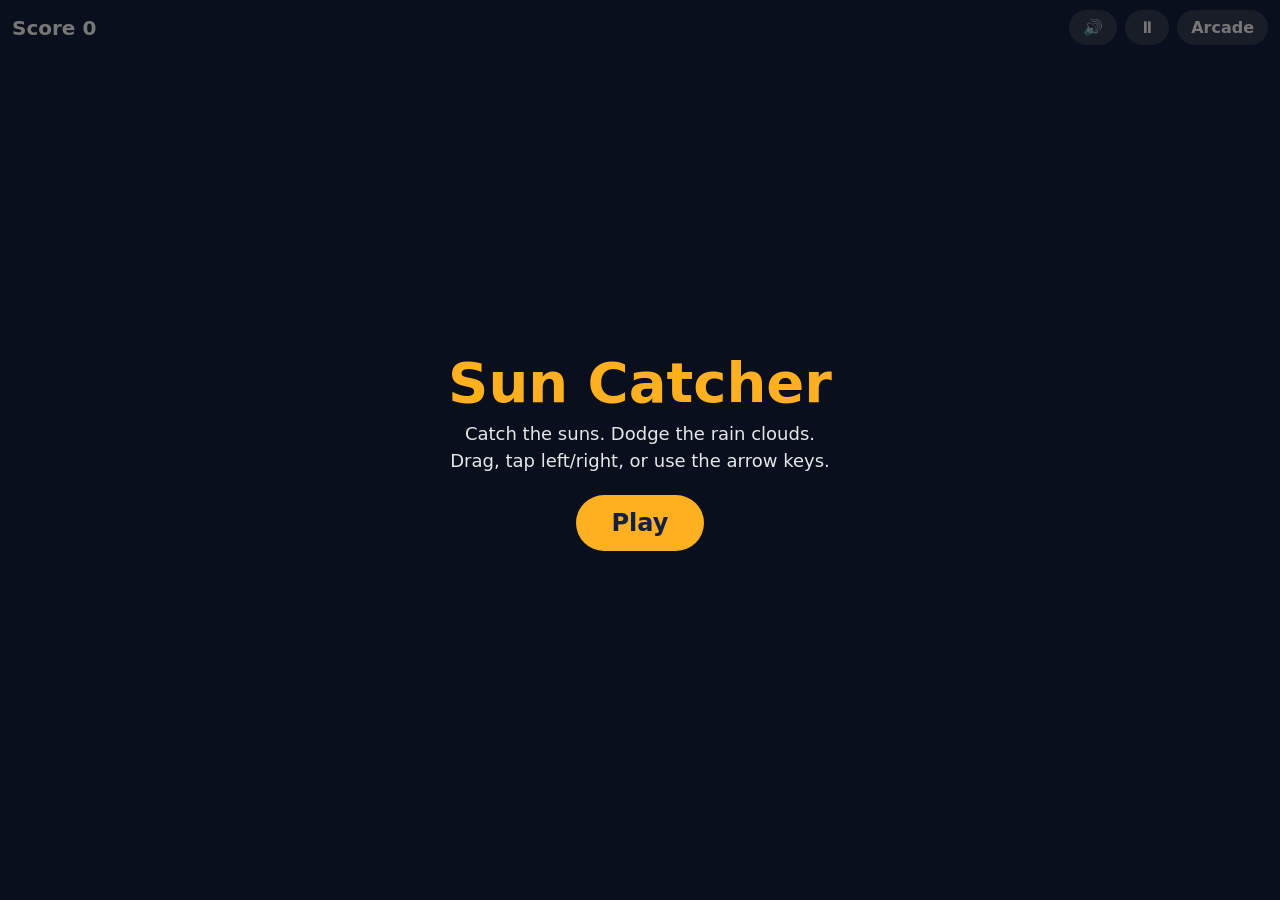
<file: games/_template/index.html>
<!doctype html>
<html lang="en">
<head>
<meta charset="utf-8">
<meta name="viewport" content="width=device-width, initial-scale=1, maximum-scale=1, user-scalable=no, viewport-fit=cover">
<title>Sun Catcher</title>
<!--
  ARCADE GAME TEMPLATE  (copy this whole folder to start a new game)
  Rules every game follows (full list in GAME-RULES.md):
   - One self-contained file. No outside scripts, fonts, images or network calls.
   - Works with touch AND keyboard. Fills any screen size.
   - Pauses when the tab is hidden. Has a mute button. No sound until the player taps.
   - No links out of the game except the "Arcade" back button (switched off for portal builds).
   - No ads, chat, sign-ups or personal data.
-->
<style>
  :root { --bg:#14213d; --ink:#fff; --accent:#ffb020; --ui:#ffffff22; }
  * { box-sizing: border-box; }
  html, body { margin:0; height:100%; background:var(--bg); color:var(--ink);
    font-family:"Trebuchet MS","Segoe UI",system-ui,sans-serif; overflow:hidden;
    touch-action:none; user-select:none; -webkit-user-select:none; -webkit-tap-highlight-color:transparent; }
  canvas { display:block; width:100vw; height:100vh; height:100dvh; }
  .hud { position:fixed; top:0; left:0; right:0; display:flex; justify-content:space-between; align-items:center;
    padding:max(10px, env(safe-area-inset-top)) 12px 10px; pointer-events:none; font-weight:800; font-size:20px; }
  .hud .btns { display:flex; gap:8px; pointer-events:auto; }
  .btn { font:inherit; font-size:16px; color:var(--ink); background:var(--ui); border:0; border-radius:999px;
    padding:8px 14px; cursor:pointer; text-decoration:none; }
  .overlay { position:fixed; inset:0; display:grid; place-items:center; text-align:center; background:#0008; padding:24px; }
  .overlay[hidden] { display:none; }
  .panel h1 { margin:0 0 8px; font-size:clamp(32px,8vw,56px); color:var(--accent); }
  .panel p { margin:6px 0; font-size:18px; opacity:.9; }
  .play { font:inherit; font-size:24px; font-weight:800; margin-top:18px; padding:14px 36px; border:0; border-radius:999px;
    background:var(--accent); color:#14213d; cursor:pointer; }
</style>
</head>
<body>
<canvas id="c"></canvas>

<div class="hud">
  <span>Score <span id="score">0</span></span>
  <div class="btns">
    <button class="btn" id="mute" aria-label="Sound on or off">🔊</button>
    <button class="btn" id="pause" aria-label="Pause">⏸</button>
    <a class="btn" id="home" href="../../">Arcade</a>
  </div>
</div>

<div class="overlay" id="menu">
  <div class="panel">
    <h1>Sun Catcher</h1>
    <p>Catch the suns. Dodge the rain clouds.</p>
    <p>Drag, tap left/right, or use the arrow keys.</p>
    <p id="best"></p>
    <button class="play" id="play">Play</button>
  </div>
</div>

<script>
(() => {
  // ===== SETTINGS =====
  const GAME_ID = 'sun-catcher';     // must match the folder name (used for saving best score)
  const PORTAL_BUILD = false;        // true when uploading to CrazyGames / itch.io etc. Hides the Arcade link.

  // ===== SHELL: screen, input, pause, sound, saving. Keep this part in every game. =====
  const cv = document.getElementById('c');
  const ctx = cv.getContext('2d');
  let W = 0, H = 0, DPR = 1;
  function resize() {
    DPR = Math.min(window.devicePixelRatio || 1, 2);
    W = innerWidth; H = innerHeight;
    cv.width = W * DPR; cv.height = H * DPR;
    ctx.setTransform(DPR, 0, 0, DPR, 0, 0);
  }
  addEventListener('resize', resize); resize();

  if (PORTAL_BUILD) document.getElementById('home').remove();

  const store = {
    get(k, d) { try { const v = localStorage.getItem(GAME_ID + ':' + k); return v === null ? d : JSON.parse(v); } catch { return d; } },
    set(k, v) { try { localStorage.setItem(GAME_ID + ':' + k, JSON.stringify(v)); } catch {} }
  };

  const keys = {};
  addEventListener('keydown', e => { keys[e.key] = true; if (e.key === ' ' || e.key.startsWith('Arrow')) e.preventDefault(); if (e.key === 'p' || e.key === 'Escape') togglePause(); });
  addEventListener('keyup', e => { keys[e.key] = false; });
  let pointerX = null;
  cv.addEventListener('pointerdown', e => { pointerX = e.clientX; });
  cv.addEventListener('pointermove', e => { if (e.buttons || e.pointerType === 'touch') pointerX = e.clientX; });
  addEventListener('pointerup', () => { pointerX = null; });

  // Sound: tiny beeps made in code, so no audio files. Only starts after the player taps Play.
  let audio = null, muted = store.get('muted', false);
  const muteBtn = document.getElementById('mute');
  const showMute = () => { muteBtn.textContent = muted ? '🔇' : '🔊'; };
  showMute();
  muteBtn.onclick = () => { muted = !muted; store.set('muted', muted); showMute(); };
  function beep(freq = 600, dur = 0.08, type = 'sine', vol = 0.15) {
    if (muted || !audio) return;
    const o = audio.createOscillator(), g = audio.createGain();
    o.type = type; o.frequency.value = freq; g.gain.value = vol;
    g.gain.exponentialRampToValueAtTime(0.0001, audio.currentTime + dur);
    o.connect(g).connect(audio.destination); o.start(); o.stop(audio.currentTime + dur);
  }

  let running = false, paused = false;
  const pauseBtn = document.getElementById('pause');
  function togglePause(force) {
    if (!running) return;
    paused = force !== undefined ? force : !paused;
    pauseBtn.textContent = paused ? '▶' : '⏸';
    if (audio) paused ? audio.suspend() : audio.resume();
  }
  pauseBtn.onclick = () => togglePause();
  document.addEventListener('visibilitychange', () => { if (document.hidden) togglePause(true); });
  addEventListener('blur', () => togglePause(true));

  // ===== THE GAME (replace everything in this section) =====
  const menu = document.getElementById('menu');
  const scoreEl = document.getElementById('score');
  const bestEl = document.getElementById('best');
  let best = store.get('best', 0);
  const showBest = () => { bestEl.textContent = best ? 'Best: ' + best : ''; };
  showBest();

  let player = null, items = [], score = 0, lives = 3, spawnT = 0, speed = 160;

  function start() {
    if (!audio) { try { audio = new (window.AudioContext || window.webkitAudioContext)(); } catch {} }
    player = { x: W / 2, w: Math.max(70, W * 0.14), h: 16 };
    items = []; score = 0; lives = 3; spawnT = 0; speed = 160;
    scoreEl.textContent = 0;
    menu.hidden = true; running = true; togglePause(false);
  }
  document.getElementById('play').onclick = start;

  function gameOver() {
    running = false;
    beep(180, 0.4, 'triangle');
    if (score > best) { best = score; store.set('best', best); }
    showBest();
    menu.querySelector('h1').textContent = 'Game over';
    menu.querySelector('.play').textContent = 'Play again';
    menu.querySelector('p').textContent = 'You caught ' + score + (score === 1 ? ' sun!' : ' suns!');
    menu.hidden = false;
  }

  function update(dt) {
    const move = 520 * dt;
    if (keys.ArrowLeft || keys.a) player.x -= move;
    if (keys.ArrowRight || keys.d) player.x += move;
    if (pointerX !== null) player.x += (pointerX - player.x) * Math.min(1, dt * 14);
    player.x = Math.max(player.w / 2, Math.min(W - player.w / 2, player.x));

    speed += dt * 6;
    spawnT -= dt;
    if (spawnT <= 0) {
      spawnT = Math.max(0.35, 0.9 - score * 0.01);
      items.push({ x: 20 + Math.random() * (W - 40), y: -30, r: 16, bad: Math.random() < 0.28 });
    }
    const py = H - 60;
    for (const it of items) {
      it.y += speed * dt;
      if (!it.done && it.y + it.r > py && it.y - it.r < py + player.h && Math.abs(it.x - player.x) < player.w / 2 + it.r) {
        it.done = true;
        if (it.bad) { lives--; beep(140, 0.25, 'square', 0.1); if (lives <= 0) return gameOver(); }
        else { score++; scoreEl.textContent = score; beep(520 + score * 8, 0.08); }
      }
      if (!it.done && it.y - it.r > H) { it.done = true; }
    }
    items = items.filter(it => !it.done);
  }

  function draw() {
    ctx.clearRect(0, 0, W, H);
    for (const it of items) {
      if (it.bad) {
        ctx.fillStyle = '#8fa3c7';
        ctx.beginPath(); ctx.arc(it.x - 10, it.y, 12, 0, 7); ctx.arc(it.x + 8, it.y - 4, 15, 0, 7); ctx.arc(it.x + 16, it.y + 4, 10, 0, 7); ctx.fill();
      } else {
        ctx.fillStyle = '#ffb020';
        ctx.beginPath(); ctx.arc(it.x, it.y, it.r, 0, 7); ctx.fill();
        ctx.strokeStyle = '#ffe08a'; ctx.lineWidth = 3;
        for (let i = 0; i < 8; i++) { const a = i * Math.PI / 4; ctx.beginPath(); ctx.moveTo(it.x + Math.cos(a) * 20, it.y + Math.sin(a) * 20); ctx.lineTo(it.x + Math.cos(a) * 27, it.y + Math.sin(a) * 27); ctx.stroke(); }
      }
    }
    if (player) {
      ctx.fillStyle = '#ffffff';
      ctx.beginPath(); ctx.roundRect(player.x - player.w / 2, H - 60, player.w, player.h, 8); ctx.fill();
      ctx.font = '22px sans-serif'; ctx.textAlign = 'left';
      ctx.fillText('❤️'.repeat(Math.max(0, lives)), 12, H - 20);
    }
    if (paused && running) {
      ctx.fillStyle = '#0008'; ctx.fillRect(0, 0, W, H);
      ctx.fillStyle = '#fff'; ctx.font = 'bold 40px sans-serif'; ctx.textAlign = 'center';
      ctx.fillText('Paused', W / 2, H / 2);
    }
  }

  // ===== LOOP (keep) =====
  let last = performance.now();
  function loop(now) {
    const dt = Math.min(0.05, (now - last) / 1000); last = now;
    if (running && !paused) update(dt);
    draw();
    requestAnimationFrame(loop);
  }
  requestAnimationFrame(loop);
})();
</script>
</body>
</html>
</file>
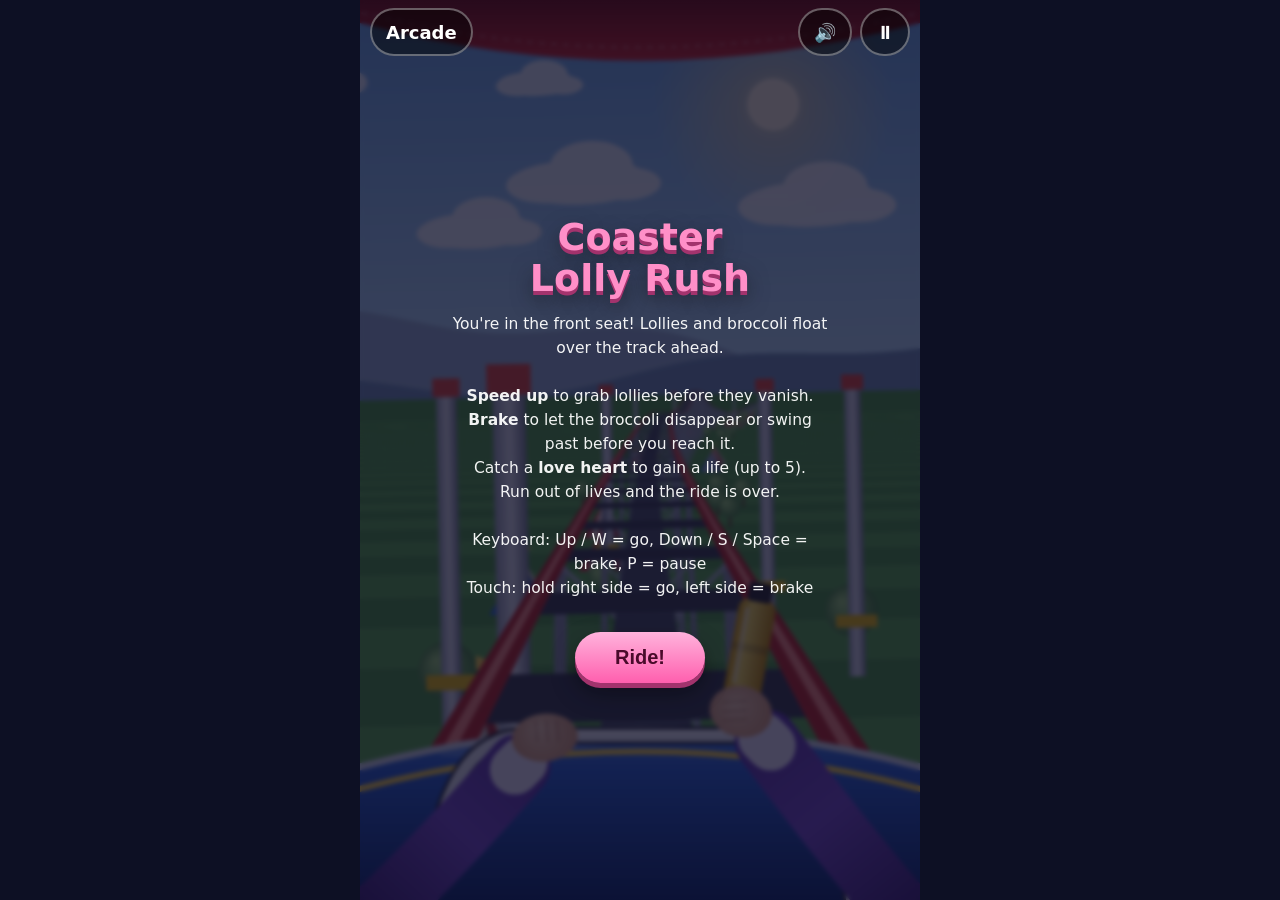
<file: games/coaster-lolly-rush/index.html>
<!DOCTYPE html>
<html lang="en">
<head>
<meta charset="UTF-8">
<meta name="viewport" content="width=device-width, initial-scale=1, maximum-scale=1, user-scalable=no">
<title>Coaster Lolly Rush</title>
<style>
  * { box-sizing: border-box; margin: 0; padding: 0; }
  html, body { height: 100%; background: #0d1024; overflow: hidden; touch-action: none; }
  body { display: flex; align-items: center; justify-content: center; font-family: system-ui, -apple-system, sans-serif; user-select: none; -webkit-user-select: none; }
  #wrap { position: relative; width: 100%; max-width: 560px; height: 100%; max-height: 900px; overflow: hidden; }
  canvas { display: block; width: 100%; height: 100%; }
  #overlay {
    position: absolute; inset: 0; display: flex; flex-direction: column; align-items: center; justify-content: center;
    gap: 12px; color: #fff; text-align: center; background: rgba(12, 10, 35, 0.74); padding: 24px;
    backdrop-filter: blur(2px); -webkit-backdrop-filter: blur(2px);
  }
  #overlay h1 { font-size: 38px; color: #ff8fc8; text-shadow: 0 4px 0 #a3336d, 0 8px 20px rgba(0,0,0,0.5); line-height: 1.1; }
  #overlay p { font-size: 15.5px; line-height: 1.55; opacity: 0.94; max-width: 380px; }
  #overlay .row { display: flex; gap: 18px; justify-content: center; font-size: 15px; margin: 4px 0; }
  #overlay button {
    margin-top: 8px; font-size: 20px; font-weight: 800; padding: 14px 40px; border: none; border-radius: 999px;
    background: linear-gradient(#ffb3dc, #ff5fae); color: #4a0a2a; box-shadow: 0 5px 0 #a3336d, 0 10px 24px rgba(0,0,0,0.4); cursor: pointer;
  }
  #overlay button:active { transform: translateY(3px); box-shadow: 0 2px 0 #a3336d; }
  .hidden { display: none !important; }
  .topbar { position: absolute; top: 0; left: 0; right: 0; display: flex; justify-content: space-between; align-items: center;
    padding: max(8px, env(safe-area-inset-top)) 10px 0; pointer-events: none; z-index: 5; }
  .topbar .grp { display: flex; gap: 8px; pointer-events: auto; }
  .tbtn { font: inherit; font-size: 18px; font-weight: 800; color: #fff; background: rgba(0,0,0,0.45); border: 2px solid rgba(255,255,255,0.35);
    border-radius: 999px; min-width: 48px; height: 48px; padding: 0 14px; display: inline-flex; align-items: center; justify-content: center;
    cursor: pointer; text-decoration: none; pointer-events: auto; }
  .tbtn:active { transform: scale(0.94); }
</style>
</head>
<body>
<div id="wrap">
  <canvas id="game"></canvas>
  <div class="topbar">
    <div class="grp"><a class="tbtn" id="home" href="../../">Arcade</a></div>
    <div class="grp">
      <button class="tbtn" id="mute" aria-label="Sound on or off">🔊</button>
      <button class="tbtn" id="pause" aria-label="Pause">⏸</button>
    </div>
  </div>
  <div id="overlay">
    <h1 id="title">Coaster<br>Lolly Rush</h1>
    <p id="msg">You're in the front seat! Lollies and broccoli float over the track ahead.<br><br>
      <b>Speed up</b> to grab lollies before they vanish.<br>
      <b>Brake</b> to let the broccoli disappear or swing past before you reach it.<br>
      Catch a <b>love heart</b> to gain a life (up to 5).<br>
      Run out of lives and the ride is over.<br><br>
      Keyboard: Up / W = go, Down / S / Space = brake, P = pause<br>
      Touch: hold right side = go, left side = brake</p>
    <p id="bestLine"></p>
    <button id="startBtn">Ride!</button>
  </div>
</div>

<script>
(() => {
  // ===== SETTINGS =====
  const GAME_ID = 'coaster-lolly-rush';  // must match the folder name (used for saving)
  const PORTAL_BUILD = false;            // true for CrazyGames / itch.io uploads. Hides the Arcade link.

  if (PORTAL_BUILD) document.getElementById('home').remove();

  const store = {
    get(k, d) { try { const v = localStorage.getItem(GAME_ID + ':' + k); return v === null ? d : JSON.parse(v); } catch (e) { return d; } },
    set(k, v) { try { localStorage.setItem(GAME_ID + ':' + k, JSON.stringify(v)); } catch (e) {} }
  };

  // ===== SOUND: made in code, no audio files. Starts only after the player taps Ride. =====
  let audio = null, muted = store.get('muted', false);
  const muteBtn = document.getElementById('mute');
  const showMute = () => { muteBtn.textContent = muted ? '🔇' : '🔊'; };
  showMute();
  muteBtn.onclick = () => { muted = !muted; store.set('muted', muted); showMute(); muteBtn.blur(); };
  function tone(freq, dur = 0.1, type = 'sine', vol = 0.15, delay = 0, slideTo = 0) {
    if (muted || !audio || audio.state !== 'running') return;
    const t0 = audio.currentTime + delay;
    const o = audio.createOscillator(), g = audio.createGain();
    o.type = type; o.frequency.setValueAtTime(freq, t0);
    if (slideTo) o.frequency.exponentialRampToValueAtTime(slideTo, t0 + dur);
    g.gain.setValueAtTime(vol, t0);
    g.gain.exponentialRampToValueAtTime(0.0001, t0 + dur);
    o.connect(g).connect(audio.destination); o.start(t0); o.stop(t0 + dur + 0.02);
  }
  const sfx = {
    candy: c => tone(660 + Math.min(c, 10) * 40, 0.09, 'triangle', 0.16),
    pop: () => { tone(660, 0.08, 'triangle', 0.15); tone(880, 0.08, 'triangle', 0.15, 0.07); tone(1100, 0.14, 'triangle', 0.15, 0.14); },
    heart: () => { [523, 659, 784, 1047].forEach((f, i) => tone(f, 0.14, 'sine', 0.16, i * 0.07)); },
    broc: () => { tone(200, 0.3, 'sawtooth', 0.09, 0, 90); tone(150, 0.3, 'square', 0.05, 0.05, 70); },
    miss: () => tone(420, 0.12, 'sine', 0.06, 0, 300),
    zone: () => { tone(784, 0.12, 'sine', 0.1); tone(1047, 0.2, 'sine', 0.1, 0.1); },
    start: () => { tone(392, 0.1, 'triangle', 0.14); tone(523, 0.1, 'triangle', 0.14, 0.09); tone(784, 0.18, 'triangle', 0.14, 0.18); },
    over: () => { tone(392, 0.18, 'triangle', 0.15); tone(311, 0.18, 'triangle', 0.15, 0.17); tone(233, 0.4, 'triangle', 0.15, 0.34); },
  };

  // ===== PAUSE: button, P or Esc, and auto-pause when the tab is hidden =====
  let paused = false;
  const pauseBtn = document.getElementById('pause');
  function togglePause(force) {
    if (!running) return;
    paused = force !== undefined ? force : !paused;
    pauseBtn.textContent = paused ? '▶' : '⏸';
    pauseBtn.setAttribute('aria-label', paused ? 'Resume' : 'Pause');
    input.go = input.brake = false; activePointers.clear(); refreshTouch();
    if (audio) { try { paused ? audio.suspend() : audio.resume(); } catch (e) {} }
  }
  pauseBtn.onclick = () => { togglePause(); pauseBtn.blur(); };
  document.addEventListener('visibilitychange', () => { if (document.hidden) togglePause(true); });
  window.addEventListener('blur', () => togglePause(true));

  const canvas = document.getElementById('game');
  const ctx = canvas.getContext('2d');
  const overlay = document.getElementById('overlay');
  const titleEl = document.getElementById('title');
  const msgEl = document.getElementById('msg');
  const startBtn = document.getElementById('startBtn');

  let W = 0, H = 0;
  function resize() {
    const r = canvas.getBoundingClientRect();
    const dpr = Math.min(window.devicePixelRatio || 1, 2);
    W = r.width; H = r.height;
    canvas.width = W * dpr; canvas.height = H * dpr;
    ctx.setTransform(dpr, 0, 0, dpr, 0, 0);
  }

  function loadBest() { const v = parseInt(store.get('best', 0), 10); return isNaN(v) ? 0 : v; }
  function saveBest(v) { store.set('best', v); }
  const bestLine = document.getElementById('bestLine');
  const showBest = () => { bestLine.textContent = best ? 'Best score: ' + best : ''; };

  // ---------- helpers ----------
  const rand = (i, s = 0) => { const v = Math.sin(i * 127.1 + s * 311.7) * 43758.5453; return v - Math.floor(v); };
  const clamp = (v, a, b) => Math.max(a, Math.min(b, v));
  const smooth = (a, b, t) => { t = clamp((t - a) / (b - a), 0, 1); return t * t * (3 - 2 * t); };
  const rgbCache = {};
  function rgb(h) { if (!rgbCache[h]) { const n = parseInt(h.slice(1), 16); rgbCache[h] = [n >> 16 & 255, n >> 8 & 255, n & 255]; } return rgbCache[h]; }
  function mix(a, b, t) { const A = rgb(a), B = rgb(b); return `rgb(${A.map((v, i) => Math.round(v + (B[i] - v) * t)).join(',')})`; }
  function roundRect(x, y, w, h, r) {
    r = Math.min(r, w / 2, h / 2);
    ctx.beginPath();
    ctx.moveTo(x + r, y); ctx.arcTo(x + w, y, x + w, y + h, r); ctx.arcTo(x + w, y + h, x, y + h, r);
    ctx.arcTo(x, y + h, x, y, r); ctx.arcTo(x, y, x + w, y, r); ctx.closePath();
  }

  // ---------- world constants ----------
  const SEG = 200;            // segment length (world units)
  const DRAW = 210;           // segments drawn ahead
  const RAIL = 300;           // rail offset from track centre
  const EYE = 520;            // rider eye height above rails
  const GROUND = -900;        // flat ground level
  const CAM_DEPTH = 1 / Math.tan(52 * Math.PI / 180);
  const MAX_SPEED = 14000, MIN_SPEED = 900;
  const ZONE_SEGS = 1100;

  const ZONES = [
    { name: 'Theme Park',    skyTop: '#2f7fd8', skyBot: '#c4e8ff', far: '#9bb7d6', near: '#7395bb', ground: '#5fae4c', groundDk: '#4f9a3f', night: 0 },
    { name: 'Forest Valley', skyTop: '#3d86b8', skyBot: '#f6e3b4', far: '#8aa8a0', near: '#55796b', ground: '#3d7a35', groundDk: '#33692c', night: 0.05 },
    { name: 'Seaside',       skyTop: '#d9566a', skyBot: '#ffc07a', far: '#b07a92', near: '#8a5a7e', ground: '#e6c98c', groundDk: '#d8b97a', night: 0.2 },
    { name: 'City Lights',   skyTop: '#070a22', skyBot: '#2a2d68', far: '#1e2246', near: '#141733', ground: '#34343f', groundDk: '#2b2b35', night: 1 },
  ];
  const zoneOf = i => ((Math.floor(i / ZONE_SEGS) % ZONES.length) + ZONES.length) % ZONES.length;
  function env(segF) {
    const i = zoneOf(segF), j = (i + 1) % ZONES.length;
    const t = smooth(0.85, 1, segF / ZONE_SEGS - Math.floor(segF / ZONE_SEGS));
    const A = ZONES[i], B = ZONES[j], e = { t, i, j };
    for (const k of ['skyTop', 'skyBot', 'far', 'near', 'ground', 'groundDk']) e[k] = mix(A[k], B[k], t);
    e.night = A.night + (B.night - A.night) * t;
    e.sea = (i === 2 ? 1 - t : 0) + (j === 2 ? t : 0);
    e.city = (i === 3 ? 1 - t : 0) + (j === 3 ? t : 0);
    return e;
  }

  // procedural coaster layout
  function trackH(i) {
    return 1800 + 1300 * Math.sin(i * 0.021) + 700 * Math.sin(i * 0.057 + 1) + 260 * Math.sin(i * 0.11 + 2);
  }
  function curveAt(i) {
    const c = 1.5 * Math.sin(i * 0.0095 + 0.5) + 0.9 * Math.sin(i * 0.027 + 2);
    return Math.abs(c) < 0.35 ? 0 : c;
  }
  const yAtZ = z => { const i = Math.floor(z / SEG), f = z / SEG - i; return trackH(i) + (trackH(i + 1) - trackH(i)) * f; };

  // ---------- state ----------
  let camZ, speed, score, best = loadBest(), hearts, running = false, clock = 0, lastTime = 0;
  let items = [], particles = [], nextSpawnZ, elapsed = 0, flash = 0, flashCol = '255,60,60', shake = 0;
  let skyOffset = 0, banner = null, lastZone = -1, combo = 0, spawnCount = 0;
  const MAX_HEARTS = 3;   // starting lives
  const HEART_CAP = 5;    // most lives you can hold
  const input = { go: false, brake: false };
  let touchGo = false, touchBrake = false;
  let segs = [];

  function reset() {
    camZ = 0; speed = 5000; score = 0; hearts = MAX_HEARTS; elapsed = 0;
    items = []; particles = []; nextSpawnZ = 40 * SEG; spawnCount = 0; flash = 0; shake = 0; lastZone = -1; banner = null; combo = 0;
  }
  camZ = 0; speed = 3000;

  // ---------- items ----------
  const CANDY_COLS = [['#ff4f9a', '#ffd0e6'], ['#4fb8ff', '#d2efff'], ['#ffb02e', '#fff0c4'], ['#9b5bff', '#e6d6ff'], ['#3fd18a', '#d4ffe9']];
  function spawnItem(z) {
    const level = Math.min(elapsed / 90, 1);
    const ahead = z - camZ;
    spawnCount++;
    // gentle start: first few are lollies, broccoli ramps in
    const r = spawnCount <= 3 ? 0.9 : elapsed < 15 ? 0.25 + Math.random() * 0.75 : Math.random();
    let it;
    const heartChance = hearts < MAX_HEARTS ? 0.1 : 0.04;
    if (spawnCount > 4 && hearts < HEART_CAP && Math.random() < heartChance) {
      // love heart: gives an extra life, but it's quick to vanish or swings away
      if (Math.random() < 0.6) {
        const needSpeed = 8500 + Math.random() * 3000;
        it = { kind: 'heart', mode: 'timed', life: ahead / needSpeed, maxLife: ahead / needSpeed };
      } else {
        it = { kind: 'heart', mode: 'swing', amp: 1000, w: (Math.PI * 2) / (2.2 + Math.random()), ph: Math.random() * 6.28 };
      }
    } else if (r < 0.28 + level * 0.12) {
      // broccoli that blocks the track for a while: brake so you arrive after it drops away
      const passSpeed = 4600 + Math.random() * 2400 - level * 800;
      it = { kind: 'broc', mode: 'timed', life: ahead / passSpeed, maxLife: ahead / passSpeed };
    } else if (r < 0.48 + level * 0.15) {
      // broccoli swinging across the track
      it = { kind: 'broc', mode: 'swing', amp: 1150, w: (Math.PI * 2) / (1.8 + Math.random() * 1.2), ph: Math.random() * 6.28 };
    } else if (r < 0.82) {
      // lolly that vanishes: speed up to grab it in time
      const needSpeed = 7500 + Math.random() * 3500 + level * 1500;
      const big = Math.random() < 0.2;
      it = { kind: big ? 'pop' : 'candy', mode: 'timed', life: ahead / needSpeed, maxLife: ahead / needSpeed };
    } else {
      it = { kind: 'candy', mode: 'swing', amp: 1050, w: (Math.PI * 2) / (2 + Math.random() * 1.2), ph: Math.random() * 6.28 };
    }
    it.z = z; it.x = 0; it.t = 0; it.col = CANDY_COLS[Math.floor(Math.random() * CANDY_COLS.length)];
    it.spin = Math.random() * 6; it.gone = 0;
    items.push(it);
  }

  function burst(x, y, cols, n = 16, size = 5) {
    for (let i = 0; i < n; i++) {
      const a = Math.random() * Math.PI * 2, s = 120 + Math.random() * 260;
      particles.push({ x, y, vx: Math.cos(a) * s, vy: Math.sin(a) * s - 80, life: 0.8, col: cols[i % cols.length], size });
    }
  }
  const floatText = (x, y, text, col, size = 26) => particles.push({ x, y, vx: 0, vy: -70, life: 1.1, text, col, size });

  // ---------- update ----------
  function update(dt) {
    elapsed += dt;
    const i = Math.floor(camZ / SEG);
    const slope = (trackH(i + 1) - trackH(i)) / SEG;

    // controls + coaster physics (gravity pulls you down the hills)
    const go = input.go || touchGo, brake = input.brake || touchBrake;
    if (go) speed += 5200 * dt;
    if (brake) speed -= 9500 * dt;
    speed -= slope * 7000 * dt;
    speed -= speed * 0.04 * dt;
    speed = clamp(speed, MIN_SPEED, MAX_SPEED);
    camZ += speed * dt;
    skyOffset += curveAt(i) * speed * dt * 0.00009;

    // spawning
    const gap = Math.max(14, 34 - elapsed * 0.12);
    while (nextSpawnZ < camZ + DRAW * SEG * 0.55) {
      spawnItem(nextSpawnZ);
      nextSpawnZ += (gap + Math.random() * 14) * SEG;
    }

    for (let k = items.length - 1; k >= 0; k--) {
      const it = items[k];
      it.t += dt; it.spin += dt * 3;
      if (it.gone) { it.gone -= dt; if (it.gone <= 0) items.splice(k, 1); continue; }
      if (it.mode === 'swing') it.x = it.amp * Math.sin(it.ph + it.t * it.w);
      if (it.mode === 'timed') {
        it.life -= dt;
        if (it.life <= 0) {
          it.gone = 0.4;
          if (it.kind !== 'broc' && it.sx !== undefined) { floatText(it.sx, it.sy - 20, 'missed', 'rgba(255,255,255,0.8)', 16); if (it.z - camZ < 9000) sfx.miss(); }
          continue;
        }
      }
      if (it.z - camZ < 320) {
        const hit = Math.abs(it.x) < RAIL + 160;
        const sx = it.sx ?? W / 2, sy = it.sy ?? H * 0.5;
        if (hit) {
          if (it.kind === 'broc') {
            hearts -= 1; combo = 0; shake = 0.4; flash = 0.35; flashCol = '80,200,60';
            burst(sx, sy, ['#3f9a3a', '#6cc04a', '#2d6e2a'], 26, 7);
            floatText(sx, sy - 30, 'YUCK!', '#9cff7a', 34);
            sfx.broc();
            speed *= 0.6;
          } else if (it.kind === 'heart') {
            hearts = Math.min(HEART_CAP, hearts + 1);
            burst(sx, sy, ['#ff3b6b', '#ff8fb1', '#ffffff', '#ffd1dc'], 26, 6);
            floatText(sx, sy - 30, '+1 LIFE', '#ff6b8a', 32);
            sfx.heart();
            flash = 0.2; flashCol = '255,90,140';
          } else {
            combo++;
            const pts = (it.kind === 'pop' ? 3 : 1) * (combo >= 5 ? 2 : 1);
            score += pts;
            burst(sx, sy, [it.col[0], it.col[1], '#ffffff', '#ffe066'], 22, 6);
            floatText(sx, sy - 30, '+' + pts + (combo >= 5 ? ' x2' : ''), it.col[0], 30);
            if (it.kind === 'pop') sfx.pop(); else sfx.candy(combo);
            flash = 0.12; flashCol = '255,180,220';
          }
        } else if (it.kind === 'candy' || it.kind === 'pop') { combo = 0; }
        else if (it.mode === 'swing') floatText(sx, sy - 30, 'phew!', '#ffffff', 18);
        items.splice(k, 1);
      }
    }

    for (let k = particles.length - 1; k >= 0; k--) {
      const p = particles[k];
      p.life -= dt; p.x += p.vx * dt; p.y += p.vy * dt;
      if (!p.text) p.vy += 600 * dt;
      if (p.life <= 0) particles.splice(k, 1);
    }
    flash = Math.max(0, flash - dt);
    shake = Math.max(0, shake - dt);
    if (hearts <= 0) gameOver();
  }

  // ---------- projection ----------
  let camY = 0, horizon = 0, half = 0;
  function project(x, y, z) {
    const cz = z - camZ;
    if (cz <= 10) return null;
    const s = CAM_DEPTH / cz;
    return { x: W / 2 + s * x * half, y: horizon - s * (y - camY) * half, s: s * half };
  }

  function buildSegments() {
    const base = Math.floor(camZ / SEG), pct = camZ / SEG - base;
    let x = 0, dx = -curveAt(base) * pct;
    segs.length = 0;
    for (let n = 0; n < DRAW; n++) {
      const i = base + n;
      segs.push({ i, z1: i * SEG, z2: (i + 1) * SEG, x1: x, x2: x + dx, y1: trackH(i), y2: trackH(i + 1) });
      x += dx; dx += curveAt(i);
    }
  }
  function centerXAt(z) {
    const n = Math.floor(z / SEG) - segs[0].i;
    if (n < 0 || n >= segs.length) return 0;
    const s = segs[n], f = z / SEG - s.i;
    return s.x1 + (s.x2 - s.x1) * f;
  }

  // ---------- sky & horizon ----------
  function drawSky(e) {
    const g = ctx.createLinearGradient(0, -H * 0.3, 0, horizon);
    g.addColorStop(0, e.skyTop); g.addColorStop(1, e.skyBot);
    ctx.fillStyle = g; ctx.fillRect(-W, -H, W * 3, horizon + H + 2);

    if (e.night > 0.05) {
      for (let i = 0; i < 80; i++) {
        ctx.globalAlpha = e.night * (0.55 + 0.45 * Math.sin(clock * 2 + i));
        ctx.fillStyle = '#fff';
        const sx = ((rand(i, 1) * W * 1.6 - skyOffset * W * 0.3) % (W * 1.6) + W * 1.6) % (W * 1.6) - W * 0.3;
        ctx.fillRect(sx, rand(i, 2) * (horizon - 20), 1.6, 1.6);
      }
      ctx.globalAlpha = 1;
    }
    // sun / moon
    const sunA = 1 - e.night;
    const sx = W * 0.75 - skyOffset * W * 0.25 % (W * 2), sy = horizon - H * 0.32 + e.sea * H * 0.22;
    if (sunA > 0.02) {
      const sg = ctx.createRadialGradient(sx, sy, 0, sx, sy, 120);
      sg.addColorStop(0, `rgba(255,250,220,${0.9 * sunA})`); sg.addColorStop(0.3, `rgba(255,220,150,${0.45 * sunA})`); sg.addColorStop(1, 'rgba(255,220,150,0)');
      ctx.fillStyle = sg; ctx.fillRect(sx - 120, sy - 120, 240, 240);
      ctx.fillStyle = `rgba(255,248,225,${sunA})`; ctx.beginPath(); ctx.arc(sx, sy, 26, 0, 7); ctx.fill();
    }
    if (e.night > 0.4) {
      const a = (e.night - 0.4) / 0.6, mx = W * 0.25, my = horizon - H * 0.34;
      ctx.fillStyle = `rgba(240,242,255,${a})`; ctx.beginPath(); ctx.arc(mx, my, 18, 0, 7); ctx.fill();
      ctx.fillStyle = `rgba(200,205,230,${a * 0.6})`; ctx.beginPath(); ctx.arc(mx - 5, my - 4, 4, 0, 7); ctx.arc(mx + 6, my + 5, 3, 0, 7); ctx.fill();
    }
    // clouds
    for (let k = 0; k < 7; k++) {
      const cw = W * 1.8;
      const cx = (((rand(k, 4) * cw - skyOffset * W * 0.5 - clock * 4) % cw) + cw) % cw - W * 0.4;
      const cy = horizon - H * (0.18 + rand(k, 5) * 0.28), sc = 0.6 + rand(k, 6) * 0.9;
      ctx.globalAlpha = 0.8 - e.night * 0.55;
      ctx.fillStyle = e.night > 0.5 ? '#3a3f6e' : (e.sea > 0.5 ? '#ffd2b0' : '#ffffff');
      ctx.beginPath();
      ctx.ellipse(cx, cy, 50 * sc, 16 * sc, 0, 0, 7); ctx.ellipse(cx - 24 * sc, cy + 2, 28 * sc, 13 * sc, 0, 0, 7);
      ctx.ellipse(cx + 10 * sc, cy - 12 * sc, 30 * sc, 18 * sc, 0, 0, 7); ctx.ellipse(cx + 34 * sc, cy + 2, 26 * sc, 12 * sc, 0, 0, 7);
      ctx.fill();
    }
    ctx.globalAlpha = 1;

    // distant range: mountains, morphing into a city skyline
    drawRange(e.far, 0.35, 70, 1.3, e.city);
    drawRange(e.near, 0.6, 42, 4.1, e.city);

    // sea band
    if (e.sea > 0.01) {
      ctx.globalAlpha = e.sea;
      const wg = ctx.createLinearGradient(0, horizon - 2, 0, horizon + 26);
      wg.addColorStop(0, '#f19a7e'); wg.addColorStop(1, '#4a5fa0');
      ctx.fillStyle = wg; ctx.fillRect(-W, horizon - 2, W * 3, 28);
      ctx.fillStyle = 'rgba(255,230,190,0.6)';
      for (let k = 0; k < 6; k++) ctx.fillRect(sx - 30 + Math.sin(clock + k) * 6, horizon + 3 + k * 4, 60 - k * 8, 1.5);
      ctx.globalAlpha = 1;
    }
  }

  function drawRange(color, par, amp, seed, city) {
    const off = skyOffset * W * par;
    ctx.fillStyle = color;
    ctx.beginPath(); ctx.moveTo(-W, horizon + 2);
    for (let x = -W; x <= W * 2; x += 6) {
      const w = x + off;
      const m = (Math.sin(w * 0.006 + seed) * 0.5 + 0.5) * amp + (Math.sin(w * 0.017 + seed * 2) * 0.5 + 0.5) * amp * 0.4;
      const b = Math.floor(w / 14);
      const c = (0.3 + rand(b, seed) * 0.9) * amp * 1.2;
      ctx.lineTo(x, horizon - (m * (1 - city) + c * city));
    }
    ctx.lineTo(W * 2, horizon + 2); ctx.closePath(); ctx.fill();
    if (city > 0.3) {
      ctx.fillStyle = `rgba(255,220,140,${(city - 0.3) * 0.8})`;
      for (let x = -W; x < W * 2; x += 7) {
        const w = x + off;
        if (rand(Math.floor(w / 7), seed + 9) > 0.8) ctx.fillRect(x, horizon - 4 - rand(Math.floor(w / 7), seed + 3) * amp * 0.9, 1.5, 1.5);
      }
    }
  }

  // ---------- scenery sprites (sized in world units) ----------
  function sceneryFor(i) {
    if (rand(i, 1) > 0.45) return null;
    const z = zoneOf(i), side = rand(i, 2) < 0.5 ? -1 : 1;
    const r = rand(i, 3);
    let type, off = side * (850 + rand(i, 4) * 2600);
    if (z === 0) {
      if (i % 60 === 0) { type = 'ferris'; off = side * 3800; }
      else type = r < 0.3 ? 'tent' : r < 0.42 ? 'tower' : 'tree';
    } else if (z === 1) type = 'pine';
    else if (z === 2) {
      if (side > 0) { type = r < 0.15 ? 'lighthouse' : r < 0.6 ? 'boat' : null; off = 2400 + rand(i, 4) * 2600; }
      else type = 'palm';
    } else type = r < 0.35 ? 'lamp' : 'building';
    if (!type) return null;
    if (type === 'lamp') off = side * (620 + rand(i, 5) * 200);
    return { type, off, seed: i, night: ZONES[z].night };
  }

  function drawScenery(sp, px, gy, k) {
    // px,gy = screen base point; k = pixels per world unit
    const u = k;
    ctx.save(); ctx.translate(px, gy);
    switch (sp.type) {
      case 'tree': {
        const h = 700 + rand(sp.seed, 6) * 500;
        ctx.fillStyle = '#6b4a2b'; ctx.fillRect(-35 * u, -h * 0.55 * u, 70 * u, h * 0.55 * u);
        const g = ctx.createRadialGradient(-h * 0.15 * u, -h * 0.85 * u, 1, 0, -h * 0.7 * u, h * 0.45 * u);
        g.addColorStop(0, '#a6d97a'); g.addColorStop(1, '#3e7f33');
        ctx.fillStyle = g; ctx.beginPath(); ctx.arc(0, -h * 0.72 * u, h * 0.38 * u, 0, 7); ctx.fill();
        break;
      }
      case 'pine': {
        const h = 1200 + rand(sp.seed, 6) * 1300;
        ctx.fillStyle = '#4a3220'; ctx.fillRect(-40 * u, -h * 0.22 * u, 80 * u, h * 0.22 * u);
        for (let j = 0; j < 3; j++) {
          const top = -h + j * h * 0.22, wd = h * (0.2 + j * 0.08);
          ctx.fillStyle = j % 2 ? '#2f5d36' : '#244a2c';
          ctx.beginPath(); ctx.moveTo(0, top * u); ctx.lineTo(wd * u, (top + h * 0.42) * u); ctx.lineTo(-wd * u, (top + h * 0.42) * u); ctx.closePath(); ctx.fill();
        }
        break;
      }
      case 'tent': {
        const w = 1300, h = 1100, c1 = rand(sp.seed, 7) > 0.5 ? '#d63a3a' : '#2f6fd6';
        for (let j = 0; j < 6; j++) {
          ctx.fillStyle = j % 2 ? '#fff4e6' : c1;
          ctx.beginPath(); ctx.moveTo(0, -h * u); ctx.lineTo((-w / 2 + j * w / 6) * u, 0); ctx.lineTo((-w / 2 + (j + 1) * w / 6) * u, 0); ctx.closePath(); ctx.fill();
        }
        ctx.fillStyle = 'rgba(0,0,0,0.22)'; ctx.beginPath(); ctx.moveTo(0, -h * u); ctx.lineTo(w / 2 * u, 0); ctx.lineTo(80 * u, 0); ctx.closePath(); ctx.fill();
        ctx.fillStyle = '#ffd84a'; ctx.beginPath(); ctx.moveTo(0, -(h + 260) * u); ctx.lineTo(200 * u, -(h + 180) * u); ctx.lineTo(0, -(h + 100) * u); ctx.fill();
        break;
      }
      case 'tower': {
        const h = 4200;
        const g = ctx.createLinearGradient(-120 * u, 0, 120 * u, 0);
        g.addColorStop(0, '#9aa3b5'); g.addColorStop(0.5, '#e6eaf2'); g.addColorStop(1, '#7c8597');
        ctx.fillStyle = g; ctx.fillRect(-120 * u, -h * u, 240 * u, h * u);
        ctx.fillStyle = '#e74c3c'; ctx.fillRect(-160 * u, -(h + 200) * u, 320 * u, 220 * u);
        const ry = -(h - 400) + (Math.sin(clock * 0.8) * 0.5 + 0.5) * (h - 900);
        ctx.fillStyle = '#f1c40f'; ctx.fillRect(-300 * u, ry * u, 600 * u, 180 * u);
        break;
      }
      case 'ferris': {
        const R = 2600, cy = -(R + 500);
        ctx.strokeStyle = '#e4e4ee'; ctx.lineWidth = Math.max(1, 70 * u);
        ctx.beginPath(); ctx.moveTo(-1300 * u, 0); ctx.lineTo(0, cy * u); ctx.lineTo(1300 * u, 0); ctx.stroke();
        ctx.lineWidth = Math.max(1, 50 * u); ctx.beginPath(); ctx.arc(0, cy * u, R * u, 0, 7); ctx.stroke();
        const cols = ['#e74c3c', '#f1c40f', '#3498db', '#2ecc71'];
        for (let j = 0; j < 14; j++) {
          const a = clock * 0.2 + j * Math.PI * 2 / 14;
          const gx = Math.cos(a) * R * u, gyy = cy * u + Math.sin(a) * R * u;
          ctx.lineWidth = Math.max(0.5, 20 * u); ctx.beginPath(); ctx.moveTo(0, cy * u); ctx.lineTo(gx, gyy); ctx.stroke();
          ctx.fillStyle = cols[j % 4]; roundRect(gx - 160 * u, gyy + 40 * u, 320 * u, 260 * u, 50 * u); ctx.fill();
        }
        break;
      }
      case 'palm': {
        const h = 1500 + rand(sp.seed, 6) * 700, sway = Math.sin(clock * 1.2 + sp.seed) * 0.08;
        ctx.strokeStyle = '#7a5a36'; ctx.lineWidth = Math.max(1, 90 * u); ctx.lineCap = 'round';
        ctx.beginPath(); ctx.moveTo(0, 0); ctx.quadraticCurveTo(220 * u, -h * 0.5 * u, 100 * u, -h * u); ctx.stroke();
        ctx.fillStyle = '#2f6b3a';
        for (let j = 0; j < 6; j++) {
          ctx.save(); ctx.translate(100 * u, -h * u); ctx.rotate(-Math.PI / 2 + (j - 2.5) * 0.55 + sway);
          ctx.beginPath(); ctx.ellipse(330 * u, 90 * u, 400 * u, 90 * u, 0.35, 0, 7); ctx.fill(); ctx.restore();
        }
        break;
      }
      case 'boat': {
        ctx.translate(Math.sin(clock + sp.seed) * 60 * u, -100 * u);
        ctx.fillStyle = '#5a3a28'; ctx.beginPath(); ctx.moveTo(-500 * u, 0); ctx.lineTo(500 * u, 0); ctx.lineTo(330 * u, 170 * u); ctx.lineTo(-330 * u, 170 * u); ctx.fill();
        ctx.fillStyle = '#fff6ea'; ctx.beginPath(); ctx.moveTo(0, -40 * u); ctx.lineTo(0, -1000 * u); ctx.lineTo(450 * u, -90 * u); ctx.fill();
        ctx.fillStyle = '#ffd3b8'; ctx.beginPath(); ctx.moveTo(-50 * u, -90 * u); ctx.lineTo(-50 * u, -800 * u); ctx.lineTo(-400 * u, -90 * u); ctx.fill();
        break;
      }
      case 'lighthouse': {
        for (let j = 0; j < 5; j++) {
          ctx.fillStyle = j % 2 ? '#d33' : '#f5f0e8';
          const y0 = -j * 600, w0 = 400 - j * 40, w1 = 400 - (j + 1) * 40;
          ctx.beginPath(); ctx.moveTo(-w0 * u, y0 * u); ctx.lineTo(w0 * u, y0 * u); ctx.lineTo(w1 * u, (y0 - 600) * u); ctx.lineTo(-w1 * u, (y0 - 600) * u); ctx.fill();
        }
        ctx.fillStyle = '#333'; ctx.fillRect(-250 * u, -3500 * u, 500 * u, 500 * u);
        glow(0, -3250 * u, 420 * u, '255,240,170', 0.6 + sp.night);
        break;
      }
      case 'building': {
        const w = 1300 + rand(sp.seed, 6) * 1200, h = 2500 + rand(sp.seed, 7) * 4500;
        const g = ctx.createLinearGradient(-w / 2 * u, 0, w / 2 * u, 0);
        g.addColorStop(0, '#3a3f66'); g.addColorStop(1, '#1f2346');
        ctx.fillStyle = g; ctx.fillRect(-w / 2 * u, -h * u, w * u, h * u);
        const cols = Math.floor(w / 260), rows = Math.floor(h / 330);
        if (u * 130 > 0.8) {
          for (let r = 0; r < rows; r++) for (let c = 0; c < cols; c++) {
            const lit = rand(sp.seed * 97 + r * 13 + c, 4) > 0.42;
            ctx.fillStyle = lit ? (rand(sp.seed + r, c) > 0.3 ? '#ffd98a' : '#9fd8ff') : 'rgba(10,12,30,0.8)';
            ctx.fillRect((-w / 2 + 70 + c * 260) * u, (-h + 90 + r * 330) * u, 130 * u, 170 * u);
          }
        }
        if (rand(sp.seed, 8) > 0.6) glow(0, -(h + 80) * u, 140 * u, '255,60,60', Math.sin(clock * 4) > 0 ? 1 : 0.2);
        break;
      }
      case 'lamp': {
        ctx.fillStyle = '#555a6e'; ctx.fillRect(-25 * u, -1300 * u, 50 * u, 1300 * u);
        ctx.fillRect(-25 * u, -1300 * u, 300 * u, 40 * u);
        glow(260 * u, -1240 * u, 260 * u, '255,226,160', 1);
        break;
      }
    }
    ctx.restore();
  }

  function glow(x, y, r, c, a) {
    if (r < 0.5) return;
    const g = ctx.createRadialGradient(x, y, 0, x, y, r * 2.5);
    g.addColorStop(0, `rgba(${c},${0.9 * a})`); g.addColorStop(0.3, `rgba(${c},${0.35 * a})`); g.addColorStop(1, `rgba(${c},0)`);
    ctx.fillStyle = g; ctx.fillRect(x - r * 2.5, y - r * 2.5, r * 5, r * 5);
  }

  // ---------- track rendering ----------
  function quad(a, b, c, d, col) {
    ctx.fillStyle = col; ctx.beginPath();
    ctx.moveTo(a.x, a.y); ctx.lineTo(b.x, b.y); ctx.lineTo(c.x, c.y); ctx.lineTo(d.x, d.y); ctx.closePath(); ctx.fill();
  }

  function drawWorld(e) {
    buildSegments();
    // far to near so nearer things paint over farther ones
    for (let n = segs.length - 1; n >= 0; n--) {
      const s = segs[n];
      const zone = zoneOf(s.i);
      const Z = ZONES[zone];
      // ground band
      const g1 = project(0, GROUND, s.z1), g2 = project(0, GROUND, s.z2);
      if (g1 && g2 && g1.y > horizon - 1) {
        ctx.fillStyle = (Math.floor(s.i / 3) % 2) ? Z.ground : Z.groundDk;
        ctx.fillRect(-W, g2.y - 0.5, W * 3, g1.y - g2.y + 1);
      }

      // supports every 4 segments
      if (s.i % 4 === 0) {
        const L = project(s.x1 - RAIL, s.y1 - 40, s.z1), R = project(s.x1 + RAIL, s.y1 - 40, s.z1);
        const LG = project(s.x1 - RAIL * 1.25, GROUND, s.z1), RG = project(s.x1 + RAIL * 1.25, GROUND, s.z1);
        if (L && R && LG && RG) {
          const lw = Math.max(1, 45 * L.s);
          ctx.strokeStyle = '#8d95a8'; ctx.lineWidth = lw;
          ctx.beginPath(); ctx.moveTo(L.x, L.y); ctx.lineTo(LG.x, LG.y); ctx.moveTo(R.x, R.y); ctx.lineTo(RG.x, RG.y); ctx.stroke();
          ctx.strokeStyle = 'rgba(170,178,195,0.9)'; ctx.lineWidth = Math.max(0.6, lw * 0.4);
          const steps = Math.max(1, Math.min(6, Math.floor((LG.y - L.y) / Math.max(6, (R.x - L.x) * 0.8))));
          ctx.beginPath();
          for (let k = 0; k < steps; k++) {
            const t0 = k / steps, t1 = (k + 1) / steps;
            const lx0 = L.x + (LG.x - L.x) * t0, ly0 = L.y + (LG.y - L.y) * t0, rx1 = R.x + (RG.x - R.x) * t1, ry1 = R.y + (RG.y - R.y) * t1;
            const rx0 = R.x + (RG.x - R.x) * t0, ry0 = R.y + (RG.y - R.y) * t0, lx1 = L.x + (LG.x - L.x) * t1, ly1 = L.y + (LG.y - L.y) * t1;
            ctx.moveTo(lx0, ly0); ctx.lineTo(rx1, ry1); ctx.moveTo(rx0, ry0); ctx.lineTo(lx1, ly1);
          }
          ctx.stroke();
        }
      }

      // scenery on this segment
      const sp = sceneryFor(s.i);
      if (sp) {
        const p = project(s.x1 + sp.off, GROUND, s.z1);
        if (p && p.x > -W && p.x < W * 2) drawScenery(sp, p.x, p.y, p.s);
      }

      // track: spine, ties, rails
      const a1 = project(s.x1 - RAIL, s.y1, s.z1), b1 = project(s.x1 + RAIL, s.y1, s.z1);
      const a2 = project(s.x2 - RAIL, s.y2, s.z2), b2 = project(s.x2 + RAIL, s.y2, s.z2);
      if (a1 && b1 && a2 && b2) {
        const sp1 = project(s.x1 - 90, s.y1 - 110, s.z1), sq1 = project(s.x1 + 90, s.y1 - 110, s.z1);
        const sp2 = project(s.x2 - 90, s.y2 - 110, s.z2), sq2 = project(s.x2 + 90, s.y2 - 110, s.z2);
        if (sp1 && sq1 && sp2 && sq2) quad(sp1, sq1, sq2, sp2, '#4c5363');
        // tie
        const tz = s.z1 + 70, ty = s.y1 + (s.y2 - s.y1) * 0.35, tx = s.x1 + (s.x2 - s.x1) * 0.35;
        const t1 = project(s.x1 - RAIL * 1.15, s.y1 - 25, s.z1), t2 = project(s.x1 + RAIL * 1.15, s.y1 - 25, s.z1);
        const t3 = project(tx + RAIL * 1.15, ty - 25, tz), t4 = project(tx - RAIL * 1.15, ty - 25, tz);
        if (t1 && t2 && t3 && t4) quad(t1, t2, t3, t4, '#3a3f4c');
        // rails (tube look: dark base + bright top)
        const rw = 34;
        for (const side of [-1, 1]) {
          const o = side * RAIL;
          const r1 = project(s.x1 + o - rw, s.y1, s.z1), r2 = project(s.x1 + o + rw, s.y1, s.z1);
          const r3 = project(s.x2 + o + rw, s.y2, s.z2), r4 = project(s.x2 + o - rw, s.y2, s.z2);
          if (r1 && r2 && r3 && r4) {
            quad(r1, r2, r3, r4, '#c42a25');
            const h1 = project(s.x1 + o - rw * 0.3, s.y1 + 8, s.z1), h2 = project(s.x1 + o + rw * 0.3, s.y1 + 8, s.z1);
            const h3 = project(s.x2 + o + rw * 0.3, s.y2 + 8, s.z2), h4 = project(s.x2 + o - rw * 0.3, s.y2 + 8, s.z2);
            if (h1 && h2 && h3 && h4) quad(h1, h2, h3, h4, '#ff8a7a');
          }
        }
      }

      // items in this segment
      for (const it of items) {
        if (it.z >= s.z1 && it.z < s.z2) drawItem(it, e);
      }
    }
  }

  // ---------- lollies, hearts & broccoli ----------
  function drawItem(it) {
    const cx = centerXAt(it.z);
    const ty = yAtZ(it.z);
    const bob = Math.sin(it.t * 3) * 30;
    const p = project(cx + it.x, ty + 380 + bob, it.z);
    if (!p) return;
    const shadow = project(cx + it.x, Math.abs(it.x) < RAIL + 60 ? ty + 5 : GROUND, it.z);
    const R = 170 * p.s;
    if (R < 0.6) return;
    it.sx = p.x; it.sy = p.y;
    let alpha = 1, scale = 1;
    if (it.gone) { alpha = it.gone / 0.4; scale = it.kind === 'broc' ? 1 : 1 + (1 - alpha) * 0.6; }
    if (shadow && !it.gone) {
      ctx.fillStyle = 'rgba(0,0,0,0.25)';
      ctx.beginPath(); ctx.ellipse(shadow.x, shadow.y, R * 0.9, R * 0.25, 0, 0, 7); ctx.fill();
    }
    ctx.save();
    ctx.globalAlpha = alpha;
    ctx.translate(p.x, p.y + (it.gone && it.kind === 'broc' ? (1 - alpha) * R * 4 : 0));
    ctx.scale(scale, scale);

    // countdown ring for timed items
    if (it.mode === 'timed' && !it.gone && R > 4) {
      const frac = clamp(it.life / it.maxLife, 0, 1);
      ctx.lineWidth = Math.max(2, R * 0.12);
      ctx.strokeStyle = 'rgba(0,0,0,0.25)';
      ctx.beginPath(); ctx.arc(0, 0, R * 1.35, 0, 7); ctx.stroke();
      ctx.strokeStyle = it.kind === 'broc' ? '#b6ff8a' : (frac < 0.3 ? '#ff4d4d' : '#ffffff');
      ctx.beginPath(); ctx.arc(0, 0, R * 1.35, -Math.PI / 2, -Math.PI / 2 + frac * Math.PI * 2); ctx.stroke();
    }
    if (it.kind === 'broc') drawBroccoli(R, it);
    else if (it.kind === 'heart') drawHeart(R, it);
    else if (it.kind === 'pop') drawLollipop(R, it);
    else drawCandy(R, it);
    ctx.restore();
  }

  function drawCandy(R, it) {
    const [c1, c2] = it.col;
    ctx.rotate(Math.sin(it.spin) * 0.35);
    // twisted wrapper ends
    for (const s of [-1, 1]) {
      ctx.fillStyle = c2;
      ctx.beginPath(); ctx.moveTo(s * R * 0.75, 0); ctx.lineTo(s * R * 1.6, -R * 0.6); ctx.quadraticCurveTo(s * R * 1.4, 0, s * R * 1.6, R * 0.6); ctx.closePath(); ctx.fill();
      ctx.strokeStyle = 'rgba(0,0,0,0.12)'; ctx.lineWidth = Math.max(1, R * 0.05);
      ctx.beginPath(); ctx.moveTo(s * R * 0.85, 0); ctx.lineTo(s * R * 1.45, -R * 0.35); ctx.moveTo(s * R * 0.85, 0); ctx.lineTo(s * R * 1.45, R * 0.35); ctx.stroke();
    }
    const g = ctx.createRadialGradient(-R * 0.3, -R * 0.35, R * 0.05, 0, 0, R);
    g.addColorStop(0, '#ffffff'); g.addColorStop(0.25, c2); g.addColorStop(0.7, c1); g.addColorStop(1, c1);
    ctx.fillStyle = g; ctx.beginPath(); ctx.arc(0, 0, R * 0.85, 0, 7); ctx.fill();
    // stripes
    ctx.save(); ctx.beginPath(); ctx.arc(0, 0, R * 0.85, 0, 7); ctx.clip();
    ctx.strokeStyle = 'rgba(255,255,255,0.55)'; ctx.lineWidth = R * 0.14;
    for (let k = -2; k <= 2; k++) { ctx.beginPath(); ctx.moveTo(k * R * 0.45 - R, -R); ctx.lineTo(k * R * 0.45 + R, R); ctx.stroke(); }
    ctx.restore();
    ctx.fillStyle = 'rgba(255,255,255,0.75)'; ctx.beginPath(); ctx.ellipse(-R * 0.3, -R * 0.4, R * 0.22, R * 0.12, -0.6, 0, 7); ctx.fill();
  }

  function drawLollipop(R, it) {
    ctx.fillStyle = '#f4efe6'; ctx.fillRect(-R * 0.09, R * 0.7, R * 0.18, R * 1.6);
    const cols = ['#ff4f9a', '#ffffff', '#4fb8ff', '#ffffff', '#ffd23f', '#ffffff', '#3fd18a', '#ffffff'];
    ctx.save(); ctx.rotate(it.spin);
    for (let k = 0; k < 8; k++) {
      ctx.fillStyle = cols[k];
      ctx.beginPath(); ctx.moveTo(0, 0);
      for (let a = 0; a <= 1.01; a += 0.1) {
        const ang = (k / 8) * Math.PI * 2 + a * Math.PI * 2 / 8;
        const rr = R * (0.15 + 0.95 * a);
        ctx.lineTo(Math.cos(ang + a * 2.2) * rr, Math.sin(ang + a * 2.2) * rr);
      }
      ctx.arc(0, 0, R * 1.1, (k / 8) * Math.PI * 2 + 2.2 + Math.PI * 2 / 8, (k / 8) * Math.PI * 2 + 2.2, true);
      ctx.closePath(); ctx.fill();
    }
    ctx.restore();
    ctx.strokeStyle = 'rgba(0,0,0,0.15)'; ctx.lineWidth = Math.max(1, R * 0.05); ctx.beginPath(); ctx.arc(0, 0, R * 1.1, 0, 7); ctx.stroke();
    const g = ctx.createRadialGradient(-R * 0.4, -R * 0.5, 0, -R * 0.2, -R * 0.2, R * 1.1);
    g.addColorStop(0, 'rgba(255,255,255,0.7)'); g.addColorStop(0.4, 'rgba(255,255,255,0.1)'); g.addColorStop(1, 'rgba(255,255,255,0)');
    ctx.fillStyle = g; ctx.beginPath(); ctx.arc(0, 0, R * 1.1, 0, 7); ctx.fill();
    if (R > 6) { ctx.fillStyle = '#fff'; ctx.font = `bold ${Math.round(R * 0.55)}px system-ui`; ctx.textAlign = 'center'; ctx.textBaseline = 'middle';
      ctx.strokeStyle = '#c2185b'; ctx.lineWidth = Math.max(1, R * 0.08); ctx.strokeText('x3', 0, R * 1.55); ctx.fillText('x3', 0, R * 1.55); }
  }

  function drawHeart(R, it) {
    const pulse = 1 + Math.sin(it.t * 7) * 0.08;
    ctx.scale(pulse, pulse);
    // soft glow
    const gl = ctx.createRadialGradient(0, 0, 0, 0, 0, R * 2);
    gl.addColorStop(0, 'rgba(255,90,140,0.55)'); gl.addColorStop(1, 'rgba(255,90,140,0)');
    ctx.fillStyle = gl; ctx.fillRect(-R * 2, -R * 2, R * 4, R * 4);
    // heart shape
    const heartPath = s => {
      ctx.beginPath();
      ctx.moveTo(0, s * 0.95);
      ctx.bezierCurveTo(-s * 1.5, -s * 0.05, -s * 0.85, -s * 1.15, 0, -s * 0.5);
      ctx.bezierCurveTo(s * 0.85, -s * 1.15, s * 1.5, -s * 0.05, 0, s * 0.95);
      ctx.closePath();
    };
    const g = ctx.createRadialGradient(-R * 0.35, -R * 0.45, R * 0.05, 0, 0, R * 1.2);
    g.addColorStop(0, '#ffc2d4'); g.addColorStop(0.35, '#ff4f7e'); g.addColorStop(1, '#c2123f');
    heartPath(R * 1.05); ctx.fillStyle = '#8f0b2e'; ctx.fill();
    heartPath(R * 0.95); ctx.fillStyle = g; ctx.fill();
    ctx.fillStyle = 'rgba(255,255,255,0.7)';
    ctx.beginPath(); ctx.ellipse(-R * 0.4, -R * 0.42, R * 0.2, R * 0.11, -0.7, 0, 7); ctx.fill();
    // sparkles
    const tw = Math.max(0, Math.sin(it.t * 5));
    ctx.globalAlpha *= tw; ctx.fillStyle = '#fff';
    ctx.fillRect(R * 0.85 - 1, -R * 1.05 - R * 0.2, 2, R * 0.4); ctx.fillRect(R * 0.85 - R * 0.2, -R * 1.05 - 1, R * 0.4, 2);
    if (R > 6) {
      ctx.globalAlpha = 1; ctx.fillStyle = '#fff'; ctx.font = `bold ${Math.round(R * 0.5)}px system-ui`;
      ctx.textAlign = 'center'; ctx.textBaseline = 'middle';
      ctx.strokeStyle = '#a3123c'; ctx.lineWidth = Math.max(1, R * 0.08);
      ctx.strokeText('+1', 0, -R * 0.05); ctx.fillText('+1', 0, -R * 0.05);
    }
  }

  function drawBroccoli(R, it) {
    ctx.rotate(Math.sin(it.t * 2) * 0.12);
    // stalk
    const sg = ctx.createLinearGradient(-R * 0.35, 0, R * 0.35, 0);
    sg.addColorStop(0, '#9fc46a'); sg.addColorStop(0.5, '#d4ec9e'); sg.addColorStop(1, '#8ab35a');
    ctx.fillStyle = sg;
    ctx.beginPath(); ctx.moveTo(-R * 0.3, -R * 0.1); ctx.lineTo(R * 0.3, -R * 0.1); ctx.lineTo(R * 0.22, R * 1.1); ctx.quadraticCurveTo(0, R * 1.25, -R * 0.22, R * 1.1); ctx.closePath(); ctx.fill();
    ctx.strokeStyle = 'rgba(80,120,40,0.5)'; ctx.lineWidth = Math.max(1, R * 0.05);
    ctx.beginPath(); ctx.moveTo(-R * 0.25, R * 0.1); ctx.lineTo(-R * 0.6, -R * 0.2); ctx.moveTo(R * 0.25, R * 0.15); ctx.lineTo(R * 0.6, -R * 0.15); ctx.stroke();
    // florets
    const blobs = [[-0.62, -0.35, 0.45], [0.62, -0.35, 0.45], [-0.32, -0.75, 0.5], [0.32, -0.75, 0.5], [0, -0.45, 0.55], [0, -1.05, 0.42], [-0.85, -0.75, 0.32], [0.85, -0.75, 0.32]];
    for (const [bx, by, br] of blobs) {
      const g = ctx.createRadialGradient((bx - br * 0.3) * R, (by - br * 0.3) * R, 1, bx * R, by * R, br * R);
      g.addColorStop(0, '#7fcf5a'); g.addColorStop(0.6, '#3f9a3a'); g.addColorStop(1, '#245f26');
      ctx.fillStyle = g; ctx.beginPath(); ctx.arc(bx * R, by * R, br * R, 0, 7); ctx.fill();
    }
    if (R > 5) {
      ctx.fillStyle = 'rgba(160,230,110,0.6)';
      for (let k = 0; k < 14; k++) { ctx.beginPath(); ctx.arc((rand(k, 51) - 0.5) * 1.7 * R, (-0.3 - rand(k, 52) * 0.9) * R, R * 0.06, 0, 7); ctx.fill(); }
      // grumpy face
      ctx.fillStyle = '#fff';
      ctx.beginPath(); ctx.ellipse(-R * 0.22, -R * 0.5, R * 0.13, R * 0.15, 0, 0, 7); ctx.ellipse(R * 0.22, -R * 0.5, R * 0.13, R * 0.15, 0, 0, 7); ctx.fill();
      ctx.fillStyle = '#1a1a1a';
      ctx.beginPath(); ctx.arc(-R * 0.2, -R * 0.47, R * 0.065, 0, 7); ctx.arc(R * 0.2, -R * 0.47, R * 0.065, 0, 7); ctx.fill();
      ctx.strokeStyle = '#1a3d14'; ctx.lineWidth = Math.max(1, R * 0.06); ctx.lineCap = 'round';
      ctx.beginPath(); ctx.moveTo(-R * 0.38, -R * 0.72); ctx.lineTo(-R * 0.1, -R * 0.62); ctx.moveTo(R * 0.38, -R * 0.72); ctx.lineTo(R * 0.1, -R * 0.62); ctx.stroke();
      ctx.beginPath(); ctx.arc(0, -R * 0.12, R * 0.16, Math.PI * 1.15, Math.PI * 1.85); ctx.stroke();
    }
  }

  // ---------- first-person foreground: cart, hands, water bottle, cap brim ----------
  function drawCockpit() {
    const vib = Math.sin(clock * 45) * (speed / MAX_SPEED) * 2.2;
    const base = H - Math.min(170, H * 0.22) + vib;
    ctx.save();
    // cart nose
    const g = ctx.createLinearGradient(0, base - 30, 0, H);
    g.addColorStop(0, '#5b9bff'); g.addColorStop(0.35, '#2a64d6'); g.addColorStop(1, '#0f2c6e');
    ctx.fillStyle = g;
    ctx.beginPath(); ctx.moveTo(-10, H + 10); ctx.lineTo(-10, base + 40);
    ctx.quadraticCurveTo(W * 0.5, base - 40, W + 10, base + 40); ctx.lineTo(W + 10, H + 10); ctx.closePath(); ctx.fill();
    // chrome edge + yellow stripe
    ctx.strokeStyle = '#d6dded'; ctx.lineWidth = 7;
    ctx.beginPath(); ctx.moveTo(-10, base + 40); ctx.quadraticCurveTo(W * 0.5, base - 40, W + 10, base + 40); ctx.stroke();
    ctx.strokeStyle = '#ffd84a'; ctx.lineWidth = 6;
    ctx.beginPath(); ctx.moveTo(-10, base + 62); ctx.quadraticCurveTo(W * 0.5, base - 18, W + 10, base + 62); ctx.stroke();
    ctx.fillStyle = 'rgba(255,255,255,0.18)';
    ctx.beginPath(); ctx.ellipse(W * 0.3, base + 18, W * 0.16, 6, -0.08, 0, 7); ctx.fill();

    // lap bar
    const barY = base + 6;
    ctx.strokeStyle = '#2b2f3a'; ctx.lineWidth = 18; ctx.lineCap = 'round';
    ctx.beginPath(); ctx.moveTo(W * 0.12, H + 10); ctx.quadraticCurveTo(W * 0.14, barY, W * 0.3, barY); ctx.lineTo(W * 0.7, barY); ctx.quadraticCurveTo(W * 0.86, barY, W * 0.88, H + 10); ctx.stroke();
    ctx.strokeStyle = '#e8ecf4'; ctx.lineWidth = 12;
    ctx.beginPath(); ctx.moveTo(W * 0.12, H + 10); ctx.quadraticCurveTo(W * 0.14, barY, W * 0.3, barY); ctx.lineTo(W * 0.7, barY); ctx.quadraticCurveTo(W * 0.86, barY, W * 0.88, H + 10); ctx.stroke();
    ctx.strokeStyle = 'rgba(255,255,255,0.8)'; ctx.lineWidth = 3;
    ctx.beginPath(); ctx.moveTo(W * 0.3, barY - 3); ctx.lineTo(W * 0.7, barY - 3); ctx.stroke();

    // left arm: purple sleeve, hand gripping bar
    const lean = (input.brake || touchBrake) ? 8 : (input.go || touchGo) ? -6 : 0;
    arm(W * 0.02, H + 20, W * 0.33, barY + lean * 0.3, -1);
    // right arm: hand gripping the yellow water bottle
    arm(W * 0.98, H + 20, W * 0.68, barY - 24 + lean * 0.3, 1, true);
    ctx.restore();

    // red cap brim across the top of view
    const brimH = Math.min(70, H * 0.075);
    const cg = ctx.createLinearGradient(0, 0, 0, brimH);
    cg.addColorStop(0, '#7a0f0f'); cg.addColorStop(0.6, '#b81c1c'); cg.addColorStop(1, '#d93030');
    ctx.fillStyle = cg;
    ctx.beginPath(); ctx.moveTo(-10, -10); ctx.lineTo(W + 10, -10); ctx.lineTo(W + 10, brimH * 0.3);
    ctx.quadraticCurveTo(W * 0.5, brimH * 1.5, -10, brimH * 0.3); ctx.closePath(); ctx.fill();
    ctx.strokeStyle = 'rgba(255,255,255,0.25)'; ctx.lineWidth = 2; ctx.setLineDash([6, 6]);
    ctx.beginPath(); ctx.moveTo(-10, brimH * 0.15); ctx.quadraticCurveTo(W * 0.5, brimH * 1.25, W + 10, brimH * 0.15); ctx.stroke();
    ctx.setLineDash([]);
  }

  function arm(sx, sy, hx, hy, side, bottle) {
    // sleeve
    const mx = (sx + hx) / 2 + side * 20, my = (sy + hy) / 2 + 30;
    const sg = ctx.createLinearGradient(sx, sy, hx, hy);
    sg.addColorStop(0, '#3f2378'); sg.addColorStop(0.5, '#7a4fd0'); sg.addColorStop(1, '#5b36a8');
    ctx.strokeStyle = sg; ctx.lineWidth = Math.min(64, W * 0.13); ctx.lineCap = 'round';
    ctx.beginPath(); ctx.moveTo(sx, sy); ctx.quadraticCurveTo(mx, my, hx + side * 26, hy + 30); ctx.stroke();
    // cuff
    ctx.strokeStyle = '#f0ecff'; ctx.lineWidth = Math.min(50, W * 0.1);
    ctx.beginPath(); ctx.moveTo(hx + side * 30, hy + 34); ctx.lineTo(hx + side * 22, hy + 26); ctx.stroke();
    // hand
    const hs = Math.min(30, W * 0.06);
    const hg = ctx.createRadialGradient(hx - 6, hy - 8, 2, hx, hy, hs * 1.3);
    hg.addColorStop(0, '#f8d2b0'); hg.addColorStop(1, '#d99a72');
    if (bottle) {
      // yellow water bottle held up
      ctx.save(); ctx.translate(hx, hy - hs * 0.4); ctx.rotate(0.18);
      const bw = hs * 1.25, bh = hs * 3.4;
      const bg = ctx.createLinearGradient(-bw / 2, 0, bw / 2, 0);
      bg.addColorStop(0, '#d79e00'); bg.addColorStop(0.35, '#ffe45a'); bg.addColorStop(1, '#c48d00');
      ctx.fillStyle = bg; roundRect(-bw / 2, -bh, bw, bh + hs * 0.4, bw * 0.3); ctx.fill();
      ctx.fillStyle = 'rgba(0,0,0,0.15)'; ctx.fillRect(-bw / 2, -bh * 0.55, bw, bh * 0.08);
      ctx.fillStyle = '#2b2b2b'; roundRect(-bw * 0.32, -bh - hs * 0.55, bw * 0.64, hs * 0.65, 4); ctx.fill();
      ctx.fillStyle = 'rgba(255,255,255,0.5)'; ctx.fillRect(-bw * 0.32, -bh * 0.9, bw * 0.12, bh * 0.75);
      ctx.restore();
      ctx.fillStyle = hg;
      ctx.beginPath(); ctx.ellipse(hx, hy, hs * 1.05, hs * 0.85, 0.2, 0, 7); ctx.fill();
      ctx.strokeStyle = 'rgba(150,80,50,0.4)'; ctx.lineWidth = 1.5;
      for (let k = 0; k < 3; k++) { ctx.beginPath(); ctx.moveTo(hx - hs * 0.6, hy - hs * 0.3 + k * hs * 0.3); ctx.lineTo(hx + hs * 0.2, hy - hs * 0.35 + k * hs * 0.3); ctx.stroke(); }
    } else {
      ctx.fillStyle = hg;
      ctx.beginPath(); ctx.ellipse(hx, hy + 2, hs * 1.1, hs * 0.8, -0.1, 0, 7); ctx.fill();
      ctx.strokeStyle = 'rgba(150,80,50,0.45)'; ctx.lineWidth = 1.5;
      for (let k = 0; k < 3; k++) { ctx.beginPath(); ctx.moveTo(hx - hs * 0.3 + k * hs * 0.35, hy - hs * 0.5); ctx.lineTo(hx - hs * 0.25 + k * hs * 0.35, hy + hs * 0.2); ctx.stroke(); }
    }
  }

  // ---------- HUD ----------
  function drawSpeedLines() {
    const f = clamp((speed - 6000) / (MAX_SPEED - 6000), 0, 1);
    if (f <= 0) return;
    ctx.strokeStyle = `rgba(255,255,255,${0.35 * f})`; ctx.lineWidth = 1.5;
    for (let k = 0; k < 18; k++) {
      const a = rand(k, 61) * Math.PI * 2;
      const t = ((clock * (1.5 + f * 2) + rand(k, 62)) % 1);
      const r1 = (0.25 + t * 0.9) * Math.max(W, H) * 0.6, r2 = r1 + 40 + 80 * f;
      ctx.beginPath(); ctx.moveTo(W / 2 + Math.cos(a) * r1, horizon + Math.sin(a) * r1); ctx.lineTo(W / 2 + Math.cos(a) * r2, horizon + Math.sin(a) * r2); ctx.stroke();
    }
  }

  function drawHUD() {
    const top = Math.max(Math.min(70, H * 0.075) + 6, 64);
    ctx.textBaseline = 'top'; ctx.textAlign = 'left';
    ctx.fillStyle = 'rgba(0,0,0,0.35)'; roundRect(10, top, 142, 60, 12); ctx.fill();
    ctx.fillStyle = '#fff'; ctx.font = 'bold 24px system-ui'; ctx.fillText('\u{1F36C} ' + score, 20, top + 6);
    ctx.font = '13px system-ui'; ctx.fillStyle = 'rgba(255,255,255,0.8)';
    ctx.fillText('Best ' + best + (combo >= 3 ? '   combo ' + combo : ''), 20, top + 38);

    ctx.textAlign = 'right';
    ctx.fillStyle = 'rgba(0,0,0,0.35)'; roundRect(W - 128, top, 118, 60, 12); ctx.fill();
    const slots = Math.max(MAX_HEARTS, hearts);
    ctx.font = (slots > 3 ? '18px' : '22px') + ' system-ui'; ctx.fillStyle = '#ff4d6d';
    let h = ''; for (let k = 0; k < slots; k++) h += (k < hearts ? '♥' : '♡') + (slots > 3 ? '' : ' ');
    ctx.fillText(h.trim(), W - 20, top + 6);
    ctx.font = 'bold 14px system-ui'; ctx.fillStyle = '#fff';
    ctx.fillText(Math.round(speed / 120) + ' km/h', W - 20, top + 36);

    // speed gauge bar
    const gw = 98, gx = W - 118, gy = top + 54;
    ctx.fillStyle = 'rgba(255,255,255,0.2)'; ctx.fillRect(gx, gy, gw, 3);
    ctx.fillStyle = speed > 10000 ? '#ff6b6b' : '#7ef3a0'; ctx.fillRect(gx, gy, gw * (speed / MAX_SPEED), 3);

    // touch buttons
    const by = H - 72, bw = Math.min(140, W * 0.32);
    const btn = (x, label, on, c) => {
      ctx.globalAlpha = on ? 0.95 : 0.55;
      ctx.fillStyle = c; roundRect(x, by, bw, 56, 28); ctx.fill();
      ctx.globalAlpha = 1; ctx.fillStyle = '#fff'; ctx.font = 'bold 18px system-ui'; ctx.textAlign = 'center'; ctx.textBaseline = 'middle';
      ctx.fillText(label, x + bw / 2, by + 28);
    };
    btn(14, '▼ BRAKE', input.brake || touchBrake, '#d6324a');
    btn(W - bw - 14, 'GO ▲', input.go || touchGo, '#1f9d55');
  }

  function drawParticles() {
    for (const p of particles) {
      ctx.globalAlpha = clamp(p.life / 0.5, 0, 1);
      ctx.fillStyle = p.col;
      if (p.text) {
        ctx.font = `bold ${p.size}px system-ui`; ctx.textAlign = 'center'; ctx.textBaseline = 'middle';
        ctx.strokeStyle = 'rgba(0,0,0,0.55)'; ctx.lineWidth = 4; ctx.strokeText(p.text, p.x, p.y); ctx.fillText(p.text, p.x, p.y);
      } else { ctx.beginPath(); ctx.arc(p.x, p.y, p.size * 0.6, 0, 7); ctx.fill(); }
    }
    ctx.globalAlpha = 1;
  }

  function drawBanner(dt) {
    const z = zoneOf(Math.floor(camZ / SEG));
    if (z !== lastZone) { if (lastZone !== -1) { banner = { text: ZONES[z].name, t: 2.6 }; sfx.zone(); } lastZone = z; }
    if (!banner) return;
    banner.t -= dt;
    if (banner.t <= 0) { banner = null; return; }
    const a = Math.min(1, banner.t / 0.5, (2.6 - banner.t) / 0.4);
    ctx.globalAlpha = a;
    ctx.fillStyle = 'rgba(0,0,0,0.4)'; roundRect(W / 2 - 120, H * 0.2 - 24, 240, 48, 24); ctx.fill();
    ctx.fillStyle = '#fff'; ctx.font = 'bold 22px system-ui'; ctx.textAlign = 'center'; ctx.textBaseline = 'middle';
    ctx.fillText(banner.text, W / 2, H * 0.2);
    ctx.globalAlpha = 1;
  }

  // ---------- frame ----------
  function draw(dt) {
    const segI = Math.floor(camZ / SEG);
    const e = env(camZ / SEG);
    camY = yAtZ(camZ) + EYE;
    half = W / 2;
    const slope = (yAtZ(camZ + 500) - yAtZ(camZ)) / 500;
    horizon = H * 0.47 + clamp(slope, -0.6, 0.6) * H * 0.55;
    const roll = -curveAt(segI) * 0.035 * clamp(speed / 8000, 0.3, 1.2);

    ctx.save();
    if (shake > 0) ctx.translate((Math.random() - 0.5) * 16, (Math.random() - 0.5) * 16);
    ctx.translate(W / 2, H / 2); ctx.rotate(roll); ctx.translate(-W / 2, -H / 2);
    drawSky(e);
    // base ground under horizon
    ctx.fillStyle = e.groundDk; ctx.fillRect(-W, horizon, W * 3, H * 2);
    drawWorld(e);
    if (e.night > 0.02) { ctx.fillStyle = `rgba(10,14,50,${e.night * 0.18})`; ctx.fillRect(-W, -H, W * 3, H * 3); }
    if (running) drawSpeedLines();
    ctx.restore();

    if (running || camZ > 0) drawCockpit();
    drawParticles();
    if (flash > 0) { ctx.fillStyle = `rgba(${flashCol},${flash * 0.6})`; ctx.fillRect(0, 0, W, H); }
    if (running) { drawHUD(); drawBanner(paused ? 0 : dt); }
    if (running && paused) {
      ctx.fillStyle = 'rgba(10,8,30,0.6)'; ctx.fillRect(0, 0, W, H);
      ctx.fillStyle = '#fff'; ctx.textAlign = 'center'; ctx.textBaseline = 'middle';
      ctx.font = 'bold 44px system-ui'; ctx.fillText('Paused', W / 2, H * 0.45);
      ctx.font = '18px system-ui'; ctx.fillText('Tap ▶ or press P to keep riding', W / 2, H * 0.45 + 44);
    }
  }

  function loop(t) {
    const dt = Math.min(0.033, (t - lastTime) / 1000 || 0);
    lastTime = t;
    if (!(running && paused)) {
      clock += dt;
      if (running) update(dt);
      else { camZ += 3000 * dt; }
    }
    draw(dt);
    requestAnimationFrame(loop);
  }

  function start() {
    if (!audio) { try { audio = new (window.AudioContext || window.webkitAudioContext)(); } catch (e) {} }
    if (audio && audio.state === 'suspended') { try { audio.resume(); } catch (e) {} }
    reset(); running = true; paused = false; pauseBtn.textContent = '⏸';
    overlay.classList.add('hidden'); startBtn.blur();
    setTimeout(() => sfx.start(), 30);
  }

  function gameOver() {
    running = false; paused = false;
    touchGo = touchBrake = false; input.go = input.brake = false; activePointers.clear();
    sfx.over();
    const newBest = score > best;
    if (newBest) { best = score; saveBest(best); }
    titleEl.textContent = 'Ride Over!';
    msgEl.innerHTML = `Too much broccoli!<br>You collected <b>${score}</b> lollies and reached <b>${ZONES[zoneOf(Math.floor(camZ / SEG))].name}</b>.` +
      (newBest ? '<br>New best score!' : '<br>Best: ' + best);
    bestLine.textContent = '';
    startBtn.textContent = 'Ride again';
    overlay.classList.remove('hidden');
    items = [];
  }

  // ---------- input ----------
  const GO_KEYS = ['ArrowUp', 'w', 'W', 'ArrowRight', 'd', 'D'];
  const BRAKE_KEYS = ['ArrowDown', 's', 'S', ' ', 'ArrowLeft', 'a', 'A'];
  window.addEventListener('keydown', e => {
    if (e.key === 'p' || e.key === 'P' || e.key === 'Escape') { togglePause(); e.preventDefault(); return; }
    if (paused) return;
    if (e.key.startsWith('Arrow')) e.preventDefault();
    if (GO_KEYS.includes(e.key)) input.go = true;
    if (BRAKE_KEYS.includes(e.key)) { input.brake = true; e.preventDefault(); }
    if (e.key === 'Enter' && !running) start();
  });
  window.addEventListener('keyup', e => {
    if (GO_KEYS.includes(e.key)) input.go = false;
    if (BRAKE_KEYS.includes(e.key)) input.brake = false;
  });

  const activePointers = new Map();
  function refreshTouch() {
    touchGo = false; touchBrake = false;
    for (const x of activePointers.values()) { if (x < W / 2) touchBrake = true; else touchGo = true; }
  }
  canvas.addEventListener('pointerdown', e => {
    if (paused) { togglePause(false); return; }
    activePointers.set(e.pointerId, e.clientX - canvas.getBoundingClientRect().left);
    canvas.setPointerCapture(e.pointerId); refreshTouch();
  });
  canvas.addEventListener('pointermove', e => {
    if (!activePointers.has(e.pointerId)) return;
    activePointers.set(e.pointerId, e.clientX - canvas.getBoundingClientRect().left); refreshTouch();
  });
  const endP = e => { activePointers.delete(e.pointerId); refreshTouch(); };
  canvas.addEventListener('pointerup', endP);
  canvas.addEventListener('pointercancel', endP);

  startBtn.addEventListener('click', start);
  window.addEventListener('resize', resize);
  resize();
  showBest();
  requestAnimationFrame(t => { lastTime = t; loop(t); });
})();
</script>
</body>
</html>
</file>
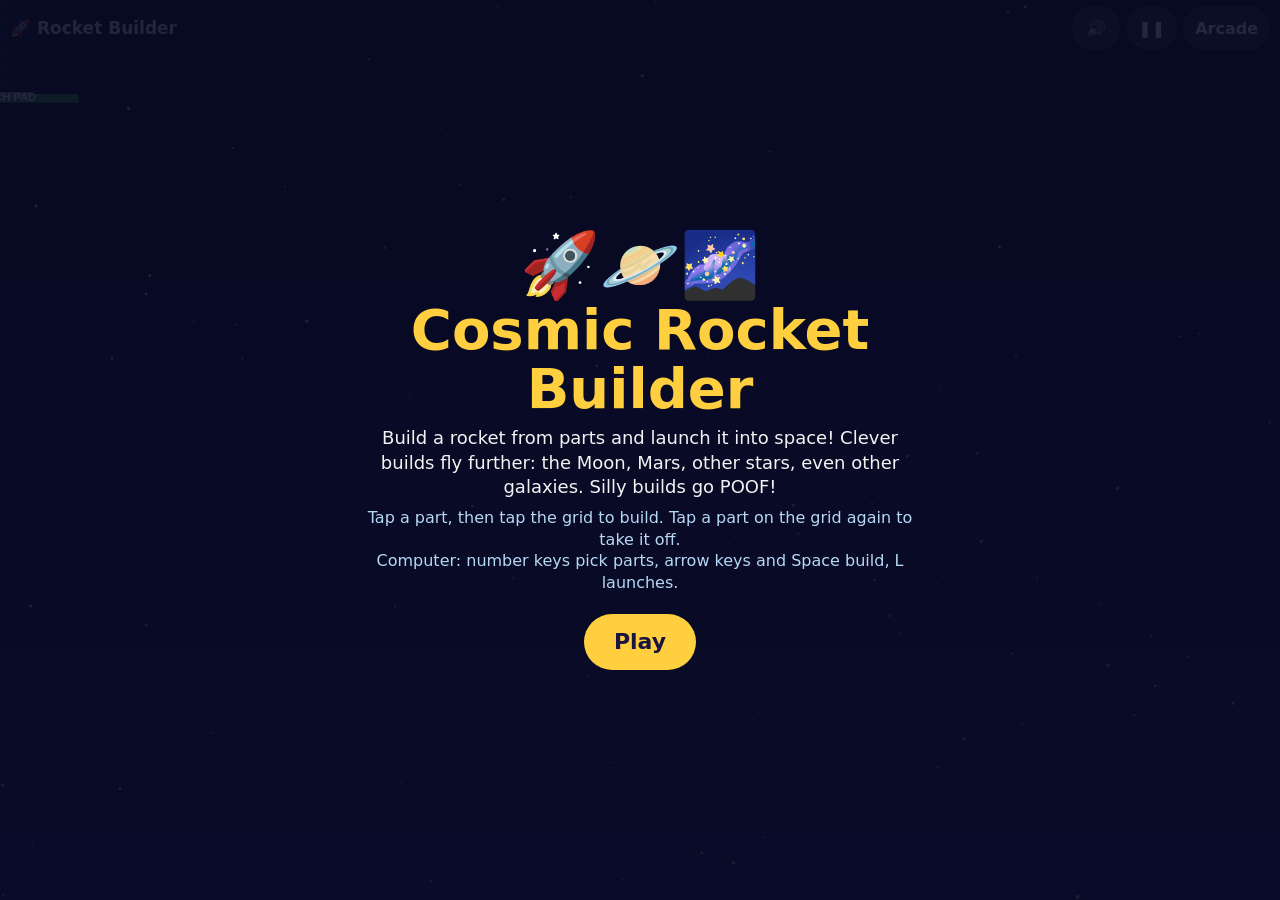
<file: games/cosmic-rocket-builder/index.html>
<!doctype html>
<html lang="en">
<head>
<meta charset="utf-8">
<meta name="viewport" content="width=device-width, initial-scale=1, maximum-scale=1, user-scalable=no, viewport-fit=cover">
<title>Cosmic Rocket Builder</title>
<!--
  Sunbeam Arcade game. Made by Rainbows.
  Build a rocket from parts, then launch it from a curved Earth.
  Smart builds fly further. Silly builds go POOF.
  One self-contained file: no outside scripts, fonts, images or network calls.
-->
<style>
  :root { --bg:#0b1030; --ink:#fff; --accent:#ffcf3f; --ui:#ffffff22; }
  * { box-sizing:border-box; }
  html, body { margin:0; height:100%; background:var(--bg); color:var(--ink);
    font-family:"Trebuchet MS","Segoe UI",system-ui,sans-serif; overflow:hidden;
    touch-action:none; user-select:none; -webkit-user-select:none; -webkit-tap-highlight-color:transparent; }
  #c { position:fixed; inset:0; display:block; width:100vw; height:100vh; height:100dvh; }
  .hud { position:fixed; top:0; left:0; right:0; height:56px; display:flex; justify-content:space-between; align-items:center;
    padding:0 10px; margin-top:env(safe-area-inset-top); font-weight:800; font-size:18px; z-index:5; pointer-events:none; }
  .hud > * { pointer-events:auto; }
  .hud .title { font-size:17px; opacity:.9; pointer-events:none; white-space:nowrap; overflow:hidden; text-overflow:ellipsis; }
  .btns { display:flex; gap:6px; }
  .btn { font:inherit; font-size:16px; color:var(--ink); background:var(--ui); border:0; border-radius:999px;
    min-width:48px; min-height:44px; padding:8px 12px; cursor:pointer; text-decoration:none; display:inline-flex; align-items:center; justify-content:center; }
  #build { position:fixed; left:0; right:0; top:calc(56px + env(safe-area-inset-top)); bottom:0; display:grid;
    grid-template-rows:1fr auto auto auto; grid-template-areas:"space" "info" "pal" "tools";
    gap:6px; padding:0 8px max(8px, env(safe-area-inset-bottom)); pointer-events:none; z-index:4; }
  #build[hidden] { display:none; }
  #space { grid-area:space; min-height:0; }
  #info { grid-area:info; text-align:center; font-size:15px; line-height:1.3; background:#0009; border-radius:12px; padding:6px 10px; min-height:44px; }
  #info b { color:var(--accent); }
  #info .warn { color:#ff9a8a; font-weight:800; }
  #info .small { opacity:.75; font-size:13px; }
  #pal { grid-area:pal; display:flex; flex-wrap:wrap; justify-content:center; gap:6px; pointer-events:auto; }
  #tools { grid-area:tools; display:flex; flex-wrap:wrap; justify-content:center; gap:6px; pointer-events:auto; }
  .part { position:relative; width:54px; height:54px; border-radius:14px; border:3px solid transparent; background:#ffffff1c;
    cursor:pointer; padding:0; display:grid; place-items:center; }
  .part.sel { border-color:var(--accent); background:#ffcf3f33; }
  .part canvas { width:38px; height:38px; pointer-events:none; }
  .part .k { position:absolute; top:1px; left:5px; font-size:11px; opacity:.7; color:#fff; font-weight:700; }
  .part.locked canvas { opacity:.3; }
  .part .lock { position:absolute; right:3px; bottom:1px; font-size:15px; }
  .tool { font:inherit; font-weight:800; font-size:15px; color:#fff; background:#ffffff22; border:0; border-radius:14px;
    padding:6px 12px; min-height:48px; min-width:48px; cursor:pointer; }
  .tool .lbl { display:none; }
  .tool.on { background:#3ddc97; color:#06281a; }
  .tool.launch { background:var(--accent); color:#1a1440; font-size:19px; padding:6px 20px; }
  .tool.launch .lbl { display:inline; }
  @media (orientation:landscape) and (min-width:700px) {
    #build { grid-template-columns:136px 1fr 220px; grid-template-rows:auto 1fr; grid-template-areas:"pal space info" "pal space tools"; padding-top:4px; }
    #pal { align-content:flex-start; justify-content:flex-start; }
    #tools { flex-direction:column; flex-wrap:nowrap; justify-content:flex-start; align-items:stretch; }
    .tool { text-align:left; }
    .tool .lbl { display:inline; }
    #info { text-align:left; }
  }
  #skip { position:fixed; right:12px; bottom:max(14px, env(safe-area-inset-bottom)); z-index:6; }
  #skip[hidden] { display:none; }
  #banner { position:fixed; left:0; right:0; top:calc(70px + env(safe-area-inset-top)); text-align:center; font-weight:800; font-size:clamp(20px,5vw,30px);
    text-shadow:0 3px 0 #0008; pointer-events:none; z-index:5; padding:0 12px; }
  .overlay { position:fixed; inset:0; display:flex; text-align:center; background:#070a22e0; padding:20px; z-index:10; overflow:auto; }
  .overlay[hidden] { display:none; }
  .panel { max-width:560px; margin:auto; }
  .panel h1 { margin:0 0 8px; font-size:clamp(32px,8.5vw,56px); color:var(--accent); line-height:1.05; }
  .panel p { margin:8px 0; font-size:18px; opacity:.95; line-height:1.35; }
  .big { font-size:64px; line-height:1.1; }
  .play { font:inherit; font-size:22px; font-weight:800; margin:12px 6px 0; padding:12px 30px; border:0; border-radius:999px;
    background:var(--accent); color:#1a1440; cursor:pointer; min-height:56px; }
  .play.alt { background:#ffffff26; color:#fff; }
  .visited { display:flex; flex-wrap:wrap; justify-content:center; gap:4px; margin:10px 0; font-size:24px; }
  .visited span { width:36px; height:36px; display:grid; place-items:center; background:#ffffff14; border-radius:10px; }
  .unlock { background:#3ddc9733; border:2px solid #3ddc97; border-radius:14px; padding:8px 12px; font-weight:800; }
  .tipline { color:#bfe3ff; font-size:16px !important; }
  .guide { text-align:left; max-width:560px; }
  .grow { display:flex; gap:10px; align-items:center; background:#ffffff12; border-radius:12px; padding:6px 10px; margin:6px 0; font-size:16px; }
  .grow canvas { width:40px; height:40px; flex:0 0 40px; }
  .grow b { color:var(--accent); }
</style>
</head>
<body>
<canvas id="c"></canvas>

<div class="hud">
  <span class="title" id="hudTitle">🚀 Rocket Builder</span>
  <div class="btns">
    <button class="btn" id="mute" aria-label="Sound on or off">🔊</button>
    <button class="btn" id="pause" aria-label="Pause">❚❚</button>
    <a class="btn" id="home" href="../../">Arcade</a>
  </div>
</div>

<div id="build" hidden>
  <div id="space"></div>
  <div id="info"></div>
  <div id="pal"></div>
  <div id="tools">
    <button class="tool on" id="tMirror" aria-label="Mirror mode">🪞 <span class="lbl">Mirror</span></button>
    <button class="tool" id="tStarter" aria-label="Starter rocket">🧰 <span class="lbl">Starter rocket</span></button>
    <button class="tool" id="tClear" aria-label="Clear">🗑️ <span class="lbl">Clear</span></button>
    <button class="tool" id="tGuide" aria-label="Parts guide">📖 <span class="lbl">Parts guide</span></button>
    <button class="tool launch" id="tLaunch">🚀 <span class="lbl">Launch!</span></button>
  </div>
</div>

<button class="btn" id="skip" hidden>Skip ⏩</button>
<div id="banner"></div>

<div class="overlay" id="menu">
  <div class="panel">
    <div class="big">🚀🪐🌌</div>
    <h1>Cosmic Rocket Builder</h1>
    <p>Build a rocket from parts and launch it into space! Clever builds fly further: the Moon, Mars, other stars, even other galaxies. Silly builds go POOF!</p>
    <p class="tipline">Tap a part, then tap the grid to build. Tap a part on the grid again to take it off.<br>Computer: number keys pick parts, arrow keys and Space build, L launches.</p>
    <p id="mBest"></p>
    <button class="play" id="play">Play</button>
  </div>
</div>

<div class="overlay" id="pauseOv" hidden>
  <div class="panel"><h1>Paused</h1><button class="play" id="resume">Keep playing</button></div>
</div>

<div class="overlay" id="result" hidden>
  <div class="panel">
    <div class="big" id="rEmoji">🌕</div>
    <h1 id="rTitle">The Moon</h1>
    <p id="rText"></p>
    <p id="rFact" class="tipline"></p>
    <div id="rUnlock"></div>
    <div class="visited" id="rVisited"></div>
    <p id="rTips" class="tipline"></p>
    <div><button class="play alt" id="rAgain">Launch again</button><button class="play" id="rBuild">Build more</button></div>
  </div>
</div>

<div class="overlay" id="guideOv" hidden>
  <div class="panel guide">
    <h1 style="font-size:36px;text-align:center">Parts guide</h1>
    <div id="guideList"></div>
    <p class="tipline">🧠 <b>Rocket rules:</b> every part must touch the rocket. Build both sides the same so it balances. The more stages you stack (with splitters between them), the further you go!</p>
    <div style="text-align:center"><button class="play" id="guideClose">Got it!</button></div>
  </div>
</div>

<script>
(() => {
  // ===== SETTINGS =====
  const GAME_ID = 'cosmic-rocket-builder';
  const PORTAL_BUILD = false;

  // ===== SHELL: screen, saving, sound, pause =====
  const $ = id => document.getElementById(id);
  const cv = $('c');
  const ctx = cv.getContext('2d');
  let W = 0, H = 0, DPR = 1;
  function resize() {
    DPR = Math.min(window.devicePixelRatio || 1, 2);
    W = innerWidth; H = innerHeight;
    cv.width = W * DPR; cv.height = H * DPR;
    layout();
  }
  addEventListener('resize', resize);

  if (PORTAL_BUILD) $('home').remove();

  const store = {
    get(k, d) { try { const v = localStorage.getItem(GAME_ID + ':' + k); return v === null ? d : JSON.parse(v); } catch { return d; } },
    set(k, v) { try { localStorage.setItem(GAME_ID + ':' + k, JSON.stringify(v)); } catch {} }
  };

  let audio = null, noiseBuf = null, muted = store.get('muted', false), rum = null;
  const muteBtn = $('mute');
  const showMute = () => { muteBtn.textContent = muted ? '🔇' : '🔊'; };
  showMute();
  muteBtn.onclick = () => { muted = !muted; store.set('muted', muted); showMute(); if (muted) rumbleOff(); };
  function initAudio() {
    if (audio) return;
    try {
      audio = new (window.AudioContext || window.webkitAudioContext)();
      noiseBuf = audio.createBuffer(1, audio.sampleRate * 2, audio.sampleRate);
      const d = noiseBuf.getChannelData(0);
      for (let i = 0; i < d.length; i++) d[i] = Math.random() * 2 - 1;
    } catch { audio = null; }
  }
  function tone(freq, when = 0, dur = 0.12, type = 'sine', vol = 0.13, slide = 0) {
    if (muted || !audio) return;
    try {
      const t = audio.currentTime + when;
      const o = audio.createOscillator(), g = audio.createGain();
      o.type = type; o.frequency.setValueAtTime(freq, t);
      if (slide) o.frequency.exponentialRampToValueAtTime(Math.max(30, freq + slide), t + dur);
      g.gain.setValueAtTime(vol, t); g.gain.exponentialRampToValueAtTime(0.0001, t + dur);
      o.connect(g).connect(audio.destination); o.start(t); o.stop(t + dur + 0.02);
    } catch {}
  }
  function noise(dur = 0.3, freq = 800, vol = 0.2, type = 'lowpass') {
    if (muted || !audio || !noiseBuf) return;
    try {
      const s = audio.createBufferSource(), f = audio.createBiquadFilter(), g = audio.createGain();
      s.buffer = noiseBuf; f.type = type; f.frequency.value = freq;
      const t = audio.currentTime; g.gain.setValueAtTime(vol, t); g.gain.exponentialRampToValueAtTime(0.0001, t + dur);
      s.connect(f).connect(g).connect(audio.destination); s.start(t); s.stop(t + dur + 0.05);
    } catch {}
  }
  function rumbleOn(level) {
    if (muted || !audio || !noiseBuf) return;
    try {
      if (!rum) {
        const s = audio.createBufferSource(), f = audio.createBiquadFilter(), g = audio.createGain();
        s.buffer = noiseBuf; s.loop = true; f.type = 'lowpass'; f.frequency.value = 360; g.gain.value = 0;
        s.connect(f).connect(g).connect(audio.destination); s.start(); rum = { s, g };
      }
      rum.g.gain.setTargetAtTime(level * 0.4, audio.currentTime, 0.1);
    } catch {}
  }
  function rumbleOff() {
    if (!rum) return;
    const r = rum; rum = null;
    try { r.g.gain.setTargetAtTime(0, audio.currentTime, 0.12); setTimeout(() => { try { r.s.stop(); } catch {} }, 700); } catch {}
  }
  const sfx = {
    place() { tone(560, 0, 0.06, 'triangle', 0.1); },
    remove() { tone(320, 0, 0.07, 'triangle', 0.1, -120); },
    select() { tone(800, 0, 0.04, 'sine', 0.07); },
    clunk() { tone(140, 0, 0.15, 'square', 0.08, -60); noise(0.15, 1200, 0.15); },
    fail() { tone(400, 0, 0.25, 'triangle', 0.12, -200); tone(260, 0.25, 0.4, 'triangle', 0.12, -150); },
    poof() { noise(0.5, 600, 0.3); },
    bonk() { tone(220, 0, 0.18, 'triangle', 0.15, -140); noise(0.12, 900, 0.15); },
    splash() { noise(0.7, 2500, 0.25, 'highpass'); },
    win() { [523, 659, 784, 1047, 784, 1047, 1319].forEach((f, i) => tone(f, i * 0.12, 0.25, 'triangle', 0.13)); },
    pass() { tone(880, 0, 0.12, 'sine', 0.06); tone(1320, 0.08, 0.12, 'sine', 0.05); }
  };

  let running = false, paused = false;
  const pauseBtn = $('pause');
  function togglePause(force) {
    if (!running) return;
    paused = force !== undefined ? force : !paused;
    pauseBtn.textContent = paused ? '▶' : '❚❚';
    $('pauseOv').hidden = !paused;
    if (audio) { try { paused ? audio.suspend() : audio.resume(); } catch {} }
  }
  pauseBtn.onclick = () => togglePause();
  $('resume').onclick = () => togglePause(false);
  document.addEventListener('visibilitychange', () => { if (document.hidden) togglePause(true); });
  addEventListener('blur', () => togglePause(true));

  // ===== THE GAME =====
  const COLS = 9, ROWS = 12, MID = 4;
  const S = 10;               // world size of one part
  const R = 2500;             // Earth radius in world units
  const G0 = 9.81 / 1000;

  const PARTS = {
    nose:      { name:'Nose Cone',      mass:0.2,  tip:'Goes on the very top. Helps your rocket slice through the air so it flies further.' },
    capsule:   { name:'Capsule',        mass:1,    tip:'Your astronaut rides here. Every rocket needs one, in the top stage.' },
    tank:      { name:'Fuel Tank',      mass:0.25, fuel:2, tip:'Engines drink fuel from the tank right above them. Stack tanks to go further!' },
    engine:    { name:'Engine',         mass:0.6,  thrust:120, isp:330, tip:'Needs a fuel tank on top and empty space (or a splitter) underneath.' },
    decoupler: { name:'Stage Splitter', mass:0.15, tip:'Splits the rocket into stages. Empty stages drop off so the rest goes faster!' },
    fins:      { name:'Fins',           mass:0.1,  tip:'Stop tall rockets wobbling. Put them on the sides of the bottom stage.' },
    booster:   { name:'Booster',        mass:0.4,  fuel:1.6, thrust:60, isp:250, tip:'Extra push at take-off! Stick them on the sides of the bottom stage.' },
    solar:     { name:'Solar Panel',    mass:0.1,  tip:'Makes power for ion engines and star crystals. Put them on the sides of the top stage.' },
    ion:       { name:'Ion Engine',     mass:0.3,  fuel:0.4, isp:4000, tip:'A super-efficient space engine. Top stage only, and it needs a solar panel.' },
    warp:      { name:'Star Crystal',   mass:1.5,  tip:'Bends space to go MUCH further! Must touch the capsule. Needs 2 solar panels each.' }
  };
  const ORDER = ['nose','capsule','tank','engine','decoupler','fins','booster','solar','ion','warp','erase'];
  const KEYS = { '1':'nose','2':'capsule','3':'tank','4':'engine','5':'decoupler','6':'fins','7':'booster','8':'solar','9':'ion','0':'warp','e':'erase' };

  const DEST = [
    { name:'Splashdown!', emoji:'🌊', dist:'', fact:'You flew high, then floated down by parachute into the sea.' },
    { name:'Earth Orbit', emoji:'🌍', dist:'400 km up', fact:'In orbit you zoom around the whole Earth 16 times a day!' },
    { name:'The Moon', emoji:'🌕', dist:'384,400 km away', fact:'Moon dust is as fine as flour.' },
    { name:'Mars', emoji:'🔴', dist:'225 million km away', fact:'Mars has the tallest volcano in the whole solar system.' },
    { name:'Jupiter', emoji:'🟠', dist:'778 million km away', fact:'Jupiter is so big that 1,300 Earths could fit inside it.' },
    { name:'Saturn', emoji:'🪐', dist:'1.4 billion km away', fact:'Saturn\'s rings are made of chunks of ice and rock.' },
    { name:'Neptune', emoji:'🔵', dist:'4.5 billion km away', fact:'Neptune has the fastest winds of any planet.' },
    { name:'Edge of the Solar System', emoji:'☄️', dist:'over 20 billion km away', fact:'From here, our Sun looks like just another star.' },
    { name:'Proxima Centauri', emoji:'⭐', dist:'4.2 light years away', fact:'The closest star to our Sun. Its light takes over 4 years to reach Earth!' },
    { name:'Far Side of the Milky Way', emoji:'🌌', dist:'100,000 light years away', fact:'Our galaxy has more than 100 billion stars.' },
    { name:'Andromeda Galaxy', emoji:'🌀', dist:'2.5 million light years away', fact:'Andromeda is our nearest big neighbour galaxy.' },
    { name:'Galaxy Clusters', emoji:'✨', dist:'1 billion light years away', fact:'Thousands of galaxies, all hanging out together.' },
    { name:'Edge of the Universe', emoji:'🔭', dist:'46 billion light years away', fact:'This is as far as anyone has ever been able to see!' },
    { name:'The Rainbow Universe', emoji:'🌈', dist:'Beyond everything!', fact:'A secret universe that only the very best rocket builders ever find.' }
  ];
  // How much "reach" each destination needs.
  const THRESH = [0, 6.5, 7.8, 8.8, 9.6, 10.4, 11.3, 12.5, 16, 28, 42, 55, 68, 80];
  const UNLOCK = { ion:3, warp:6 };   // destination you must reach first

  let best = store.get('best', -1);
  let visited = store.get('visited', []);
  const unlocked = t => !UNLOCK[t] || best >= UNLOCK[t];

  const emptyGrid = () => Array.from({ length:ROWS }, () => Array(COLS).fill(null));
  let grid = emptyGrid();
  (() => { const g = store.get('grid', null); if (Array.isArray(g) && g.length === ROWS) grid = g.map(r => r.map(t => PARTS[t] ? t : null)); })();
  let sel = 'tank', mirror = store.get('mirror', true), cursor = null, hover = null, problem = null;
  let mode = 'menu';

  // ===== DRAWING PARTS =====
  function drawPart(c, t, x, y, s, dir = 1) {
    c.save(); c.translate(x, y);
    c.lineWidth = Math.max(1, s * 0.06); c.strokeStyle = '#1d1b3a'; c.lineJoin = 'round';
    const P = (pts, fill) => { c.beginPath(); pts.forEach(([a, b], i) => i ? c.lineTo(a * s, b * s) : c.moveTo(a * s, b * s)); c.closePath(); c.fillStyle = fill; c.fill(); c.stroke(); };
    const Rr = (x0, y0, w, h, fill, rad = 0.08) => { c.beginPath(); c.roundRect(x0 * s, y0 * s, w * s, h * s, rad * s); c.fillStyle = fill; c.fill(); c.stroke(); };
    switch (t) {
      case 'nose':
        P([[0.5, 0.02], [0.92, 1], [0.08, 1]], '#ff4d6d');
        P([[0.31, 0.6], [0.69, 0.6], [0.78, 0.78], [0.22, 0.78]], '#ffffff');
        break;
      case 'capsule':
        P([[0.26, 0.04], [0.74, 0.04], [0.96, 1], [0.04, 1]], '#e9edf5');
        c.beginPath(); c.arc(0.5 * s, 0.56 * s, 0.19 * s, 0, 7); c.fillStyle = '#4fc3f7'; c.fill(); c.stroke();
        c.beginPath(); c.arc(0.44 * s, 0.5 * s, 0.06 * s, 0, 7); c.fillStyle = '#ffffffcc'; c.fill();
        break;
      case 'tank':
        Rr(0.06, 0, 0.88, 1, '#f4f4f8', 0.1);
        c.fillStyle = '#ff9f1c'; c.fillRect(0.06 * s, 0.36 * s, 0.88 * s, 0.28 * s);
        c.strokeRect(0.06 * s, 0.36 * s, 0.88 * s, 0.28 * s);
        break;
      case 'engine':
        Rr(0.28, 0, 0.44, 0.3, '#8a90a0', 0.04);
        P([[0.32, 0.3], [0.68, 0.3], [0.9, 1], [0.1, 1]], '#3a3f4b');
        c.fillStyle = '#ff7b39'; c.fillRect(0.3 * s, 0.86 * s, 0.4 * s, 0.08 * s);
        break;
      case 'booster':
        P([[0.2, 0.2], [0.5, 0.02], [0.8, 0.2], [0.8, 0.84], [0.2, 0.84]], '#ffd23f');
        c.fillStyle = '#e63946'; c.fillRect(0.2 * s, 0.44 * s, 0.6 * s, 0.12 * s);
        P([[0.3, 0.84], [0.7, 0.84], [0.8, 1], [0.2, 1]], '#3a3f4b');
        break;
      case 'decoupler':
        Rr(0.04, 0.22, 0.92, 0.56, '#5b6078', 0.06);
        c.save(); c.beginPath(); c.rect(0.08 * s, 0.36 * s, 0.84 * s, 0.28 * s); c.clip();
        c.fillStyle = '#ffcf3f'; c.fillRect(0.08 * s, 0.36 * s, 0.84 * s, 0.28 * s);
        c.fillStyle = '#1d1b3a';
        for (let i = -1; i < 6; i++) { c.beginPath(); c.moveTo((0.1 + i * 0.18) * s, 0.64 * s); c.lineTo((0.19 + i * 0.18) * s, 0.36 * s); c.lineTo((0.27 + i * 0.18) * s, 0.36 * s); c.lineTo((0.18 + i * 0.18) * s, 0.64 * s); c.fill(); }
        c.restore();
        c.fillStyle = '#8a90a0'; c.fillRect(0.4 * s, 0, 0.2 * s, 0.22 * s); c.fillRect(0.4 * s, 0.78 * s, 0.2 * s, 0.22 * s);
        break;
      case 'fins':
        if (dir < 0) P([[1, 0.1], [1, 1], [0.04, 1], [0.32, 0.55]], '#e63946');
        else P([[0, 0.1], [0, 1], [0.96, 1], [0.68, 0.55]], '#e63946');
        break;
      case 'solar':
        c.fillStyle = '#8a90a0';
        if (dir < 0) c.fillRect(0.8 * s, 0.44 * s, 0.2 * s, 0.12 * s); else c.fillRect(0, 0.44 * s, 0.2 * s, 0.12 * s);
        Rr(dir < 0 ? 0.04 : 0.16, 0.18, 0.8, 0.64, '#2b59c3', 0.04);
        c.strokeStyle = '#9ec5ff'; c.lineWidth = Math.max(1, s * 0.03);
        for (let i = 1; i < 3; i++) { const xx = (dir < 0 ? 0.04 : 0.16) + i * 0.8 / 3; c.beginPath(); c.moveTo(xx * s, 0.2 * s); c.lineTo(xx * s, 0.8 * s); c.stroke(); }
        c.beginPath(); c.moveTo((dir < 0 ? 0.06 : 0.18) * s, 0.5 * s); c.lineTo((dir < 0 ? 0.82 : 0.94) * s, 0.5 * s); c.stroke();
        break;
      case 'ion':
        Rr(0.3, 0, 0.4, 0.3, '#8a90a0', 0.04);
        P([[0.3, 0.3], [0.7, 0.3], [0.82, 0.88], [0.18, 0.88]], '#4b5bd6');
        c.beginPath(); c.ellipse(0.5 * s, 0.9 * s, 0.3 * s, 0.08 * s, 0, 0, 7); c.fillStyle = '#7df9ff'; c.fill(); c.stroke();
        break;
      case 'warp':
        P([[0.5, 0.04], [0.92, 0.5], [0.5, 0.96], [0.08, 0.5]], '#a64dff');
        P([[0.5, 0.24], [0.72, 0.5], [0.5, 0.76], [0.28, 0.5]], '#f3c4ff');
        break;
      case 'erase':
        c.strokeStyle = '#ff6b6b'; c.lineWidth = s * 0.14; c.lineCap = 'round';
        c.beginPath(); c.moveTo(0.22 * s, 0.22 * s); c.lineTo(0.78 * s, 0.78 * s); c.moveTo(0.78 * s, 0.22 * s); c.lineTo(0.22 * s, 0.78 * s); c.stroke();
        break;
    }
    c.restore();
  }
  const STRUCT = t => t && t !== 'fins' && t !== 'solar';
  const at = (g, r, c) => (r >= 0 && r < ROWS && c >= 0 && c < COLS) ? g[r][c] : null;
  const dirOf = (g, r, c) => STRUCT(at(g, r, c + 1)) && !STRUCT(at(g, r, c - 1)) ? -1 : 1;

  function miniIcon(t, size = 38) {
    const m = document.createElement('canvas');
    const d = Math.min(window.devicePixelRatio || 1, 2);
    m.width = size * d; m.height = size * d;
    const c = m.getContext('2d'); c.scale(d, d);
    drawPart(c, t, size * 0.1, size * 0.1, size * 0.8);
    return m;
  }

  // ===== ROCKET LOGIC: is the build sensible, and how far does it go? =====
  function analyze(g) {
    const cells = [];
    for (let r = 0; r < ROWS; r++) for (let c = 0; c < COLS; c++) if (g[r][c]) cells.push({ r, c, t:g[r][c] });
    const A = (r, c) => at(g, r, c);
    const F = (anim, msg, cell, dir) => ({ ok:false, anim, msg, cell:cell || null, cells, dir:dir || 1 });
    if (!cells.length) return F('none', 'Your launch pad is empty! Tap a part, then tap the grid to build.');
    const decRows = [...new Set(cells.filter(x => x.t === 'decoupler').map(x => x.r))].sort((a, b) => a - b);
    const n = decRows.length + 1, bottom = n - 1;
    cells.forEach(x => { x.s = decRows.filter(d => d <= x.r).length; });
    const caps = cells.filter(x => x.t === 'capsule');
    if (!caps.length) return F('fallapart', 'No capsule! Your astronaut needs a capsule to ride in.');
    const topCaps = caps.filter(x => x.s === 0);
    const capMid = topCaps.reduce((a, x) => a + x.c + 0.5, 0) / (topCaps.length || 1);
    const cap = topCaps.slice().sort((a, b) => Math.abs(a.c + 0.5 - capMid) - Math.abs(b.c + 0.5 - capMid))[0];
    if (!cap) return F('fallapart', 'Your capsule is in a stage that drops off! Put it at the top, above every stage splitter.', caps[0]);

    const key = (r, c) => r * COLS + c;
    const flood = maxRow => {
      const seen = new Set([key(cap.r, cap.c)]), q = [cap];
      while (q.length) {
        const x = q.pop();
        for (const [dr, dc] of [[1, 0], [-1, 0], [0, 1], [0, -1]]) {
          const r = x.r + dr, c = x.c + dc;
          if (r < maxRow && A(r, c) && !seen.has(key(r, c))) { seen.add(key(r, c)); q.push({ r, c }); }
        }
      }
      return seen;
    };
    const seen = flood(ROWS);
    const lost = cells.find(x => !seen.has(key(x.r, x.c)));
    if (lost) return F('fallapart', 'Some parts are floating in the air! Every part has to touch the rocket.', lost);

    for (const x of cells) {
      const up = A(x.r - 1, x.c), dn = A(x.r + 1, x.c), side = [A(x.r, x.c - 1), A(x.r, x.c + 1)];
      const sideStruct = side.some(STRUCT);
      switch (x.t) {
        case 'nose':
          if (up) return F('fallapart', 'Nose cones go on the very top. Nothing can sit on a nose cone!', x); break;
        case 'engine':
          if (dn && dn !== 'decoupler') return F('fizzle', 'An engine is blocked! Engines need empty space (or a stage splitter) underneath to blast their fire out.', x);
          if (up !== 'tank') return F('fizzle', 'An engine has no fuel! Put a fuel tank right on top of every engine.', x); break;
        case 'ion':
          if (x.s !== 0) return F('fizzle', 'Ion engines only work in space. Put them in the top stage, above every stage splitter.', x);
          if (dn && dn !== 'decoupler') return F('fizzle', 'An ion engine is blocked! It needs empty space or a stage splitter underneath.', x); break;
        case 'booster':
          if (x.s !== bottom) return F('fallapart', 'Boosters go on the bottom stage, so they can help at take-off.', x);
          if (dn && dn !== 'booster') return F('fizzle', 'A booster is blocked! Boosters need empty space underneath.', x);
          if (!sideStruct && up !== 'booster') return F('fallapart', 'Boosters stick onto the side of the rocket.', x); break;
        case 'decoupler':
          if (!up || !dn) return F('fallapart', 'A stage splitter needs a part above it AND below it.', x); break;
        case 'fins':
          if (!sideStruct) return F('fallapart', 'Fins go on the sides of the rocket, touching a body part.', x); break;
        case 'solar':
          if (!sideStruct && !side.includes('solar')) return F('fallapart', 'Solar panels go on the sides of the rocket, touching a body part.', x); break;
        case 'warp':
          if (x.s !== 0) return F('fizzle', 'Star crystals only work in the top stage.', x);
          if (![up, dn, ...side].includes('capsule')) return F('fizzle', 'A star crystal must touch the capsule so your astronaut can steer it.', x); break;
      }
    }
    for (const d of decRows) for (let c = 0; c < COLS; c++) {
      const t = A(d, c);
      if (t && t !== 'decoupler' && A(d - 1, c)) return F('fallapart', 'Your stages are stuck together! Every part sitting on a lower stage needs a stage splitter under it.', { r:d, c });
    }
    for (const d of decRows) {
      const s2 = flood(d);
      const off = cells.find(x => x.r < d && !s2.has(key(x.r, x.c)));
      if (off) return F('fallapart', 'When the stages split apart, some parts would fall off! The top part has to hold together by itself.', off);
    }
    const cnt = (arr, t) => arr.filter(x => x.t === t).length;
    const top = cells.filter(x => x.s === 0);
    const ions = cnt(top, 'ion'), warps = cnt(top, 'warp'), solar = cnt(top, 'solar');
    if (ions && solar < ions) return F('fizzle', 'Your ion engine has no power! Add a solar panel to the top stage for each ion engine.', top.find(x => x.t === 'ion'));
    if (warps && solar < ions + 2 * warps) return F('fizzle', 'Each star crystal needs 2 solar panels in the top stage (and ion engines need 1 each too).', top.find(x => x.t === 'warp'));

    const full = x => PARTS[x.t].mass + (PARTS[x.t].fuel || 0);
    const M = cells.reduce((a, x) => a + full(x), 0);
    const bot = cells.filter(x => x.s === bottom);
    const thrust = cnt(bot, 'engine') * PARTS.engine.thrust + cnt(bot, 'booster') * PARTS.booster.thrust;
    if (!thrust) return F('fizzle', 'Your bottom stage has no engine! Add an engine (with a fuel tank on top) at the very bottom.');
    const twr = thrust / (M * 10);
    if (twr < 1.15) return F('heavy', `Too heavy! Your engines can only lift ${Math.min(99, Math.floor(twr / 1.15 * 100))}% of what they need to. Add more engines or boosters, or take some parts off.`);
    const comX = cells.reduce((a, x) => a + full(x) * (x.c + 0.5), 0) / M;
    if (Math.abs(comX - capMid) > 0.2) return F('tip', 'Your rocket is lopsided, so it tipped over! Build both sides the same. Try Mirror mode.', null, comX > capMid ? 1 : -1);
    const rows = cells.map(x => x.r), minR = Math.min(...rows), maxR = Math.max(...rows);
    if (maxR - minR + 1 >= 5 && !cnt(bot, 'fins')) return F('wobble', 'Your tall rocket wobbled out of control! Add fins to the sides of the bottom stage.');

    // Rocket maths: each stage burns its fuel, then drops off.
    let m = M, dv = 0;
    const notes = [];
    for (let k = bottom; k >= 0; k--) {
      const sp = cells.filter(x => x.s === k);
      let stageMass = sp.reduce((a, x) => a + full(x), 0);
      if (k === bottom) {
        const nb = cnt(sp, 'booster');
        if (nb) {
          const bf = nb * PARTS.booster.fuel;
          dv += PARTS.booster.isp * G0 * Math.log(m / (m - bf));
          m -= bf + nb * PARTS.booster.mass; stageMass -= bf + nb * PARTS.booster.mass;
        }
      }
      const eng = cnt(sp, 'engine'), fuel = cnt(sp, 'tank') * PARTS.tank.fuel;
      if (eng && fuel) { dv += PARTS.engine.isp * G0 * Math.log(m / (m - fuel)); m -= fuel; stageMass -= fuel; }
      else if (fuel && k > 0) notes.push('One of your stages has fuel but no engine to use it.');
      if (k > 0) m -= stageMass;
    }
    if (ions) dv += PARTS.ion.isp * G0 * Math.log(m / (m - ions * PARTS.ion.fuel));
    let reach = dv * Math.pow(1.15, n - 1);   // clever staging bonus
    const topInCol = cells.filter(x => x.c === cap.c).sort((a, b) => a.r - b.r)[0];
    if (topInCol.t !== 'nose') { reach *= 0.88; notes.push('A nose cone on top would help you fly further.'); }
    if (warps) reach *= Math.pow(1 + warps, 1.4);
    if (n === 1 && reach < THRESH[1]) notes.push('Stage splitters let empty tanks drop off, so the rest of the rocket can go much further!');
    if (n >= 2 && reach < THRESH[3] && !cells.some(x => x.t === 'booster')) notes.push('Boosters on the bottom stage give an extra push.');
    let dest = 0;
    for (let i = 0; i < THRESH.length; i++) if (reach >= THRESH[i]) dest = i;
    return { ok:true, reach, dv, dest, n, cells, comX, cap, minR, maxR, twr, notes };
  }

  // ===== BUILD SCREEN =====
  const pal = $('pal');
  const partBtns = {};
  function buildPalette() {
    pal.innerHTML = '';
    for (const t of ORDER) {
      const b = document.createElement('button');
      b.className = 'part'; b.type = 'button';
      b.setAttribute('aria-label', t === 'erase' ? 'Remove parts' : PARTS[t].name);
      const k = Object.keys(KEYS).find(k => KEYS[k] === t);
      b.appendChild(miniIcon(t));
      const ks = document.createElement('span'); ks.className = 'k'; ks.textContent = k.toUpperCase(); b.appendChild(ks);
      if (!unlocked(t)) { b.classList.add('locked'); const l = document.createElement('span'); l.className = 'lock'; l.textContent = '🔒'; b.appendChild(l); }
      b.onclick = () => choose(t);
      pal.appendChild(b); partBtns[t] = b;
    }
    markSel();
  }
  function markSel() { for (const t in partBtns) partBtns[t].classList.toggle('sel', t === sel); }
  function choose(t) {
    if (!unlocked(t)) { sfx.fail(); showInfo(`🔒 <b>${PARTS[t].name}</b>: reach <b>${DEST[UNLOCK[t]].name}</b> to unlock this part!`); return; }
    sel = t; markSel(); sfx.select(); showInfo();
  }
  function stats() {
    const cells = grid.flat().filter(Boolean).length;
    const dec = new Set(); grid.forEach((row, r) => { if (row.includes('decoupler')) dec.add(r); });
    return `<span class="small">🧱 ${cells} parts · 🪜 ${dec.size + 1} stage${dec.size ? 's' : ''}</span>`;
  }
  function showInfo(html) {
    const t = sel === 'erase' ? '<b>Remove</b>: tap parts to take them off.' : `<b>${PARTS[sel].name}</b>: ${PARTS[sel].tip}`;
    $('info').innerHTML = (html || (problem ? `<span class="warn">⚠️ ${problem.msg}</span>` : t)) + '<br>' + stats();
  }

  let G = { x:0, y:0, cs:30 };
  function layout() {
    const r = $('space').getBoundingClientRect();
    const cs = Math.max(16, Math.floor(Math.min(r.width / COLS, r.height / (ROWS + 0.8), 54)));
    G = { cs, x:Math.round(r.left + (r.width - cs * COLS) / 2), y:Math.round(r.top + (r.height - cs * (ROWS + 0.8)) / 2) };
  }
  function cellAt(px, py) {
    const c = Math.floor((px - G.x) / G.cs), r = Math.floor((py - G.y) / G.cs);
    return (r >= 0 && r < ROWS && c >= 0 && c < COLS) ? { r, c } : null;
  }
  function setCell(r, c, t) {
    grid[r][c] = t;
    const c2 = COLS - 1 - c;
    if (mirror && c2 !== c) grid[r][c2] = t;
  }
  function apply(r, c, act) {
    const before = grid[r][c];
    if (act === 'remove') { if (!before) return; setCell(r, c, null); sfx.remove(); }
    else { if (before === sel) return; setCell(r, c, sel); sfx.place(); }
    problem = null; store.set('grid', grid); showInfo();
  }
  let dragAct = null, lastKey = '';
  cv.addEventListener('pointerdown', e => {
    if (mode !== 'build' || paused) return;
    initAudio();
    const cell = cellAt(e.clientX, e.clientY); if (!cell) return;
    dragAct = (sel === 'erase' || grid[cell.r][cell.c] === sel) ? 'remove' : 'place';
    lastKey = cell.r + ',' + cell.c; cursor = null;
    apply(cell.r, cell.c, dragAct);
  });
  cv.addEventListener('pointermove', e => {
    if (mode !== 'build') return;
    const cell = cellAt(e.clientX, e.clientY);
    hover = e.pointerType === 'mouse' ? cell : null;
    if (!dragAct || !cell || paused) return;
    const k = cell.r + ',' + cell.c; if (k === lastKey) return; lastKey = k;
    apply(cell.r, cell.c, dragAct);
  });
  addEventListener('pointerup', () => { dragAct = null; });
  cv.addEventListener('pointerleave', () => { hover = null; });

  addEventListener('keydown', e => {
    if (e.key === 'p' || e.key === 'P' || e.key === 'Escape') {
      if (!$('guideOv').hidden) { $('guideOv').hidden = true; return; }
      togglePause(); return;
    }
    if (paused || mode !== 'build' || !$('guideOv').hidden) return;
    const k = e.key.toLowerCase();
    if (KEYS[k]) { choose(KEYS[k]); return; }
    if (e.key.startsWith('Arrow')) {
      e.preventDefault();
      if (!cursor) cursor = { r:ROWS - 1, c:MID };
      else {
        if (e.key === 'ArrowUp') cursor.r = Math.max(0, cursor.r - 1);
        if (e.key === 'ArrowDown') cursor.r = Math.min(ROWS - 1, cursor.r + 1);
        if (e.key === 'ArrowLeft') cursor.c = Math.max(0, cursor.c - 1);
        if (e.key === 'ArrowRight') cursor.c = Math.min(COLS - 1, cursor.c + 1);
      }
      return;
    }
    if ((e.key === ' ' || e.key === 'Enter') && cursor) { e.preventDefault(); initAudio(); apply(cursor.r, cursor.c, (sel === 'erase' || grid[cursor.r][cursor.c] === sel) ? 'remove' : 'place'); return; }
    if ((e.key === 'Backspace' || e.key === 'Delete' || k === 'x') && cursor) { e.preventDefault(); apply(cursor.r, cursor.c, 'remove'); return; }
    if (k === 'm') { toggleMirror(); return; }
    if (k === 'l') { startLaunch(); return; }
  });

  function toggleMirror() { mirror = !mirror; store.set('mirror', mirror); $('tMirror').classList.toggle('on', mirror); sfx.select(); showInfo(mirror ? '🪞 <b>Mirror on</b>: parts are copied to the other side.' : '🪞 <b>Mirror off</b>: build one side at a time.'); }
  $('tMirror').onclick = toggleMirror;
  $('tMirror').classList.toggle('on', mirror);
  $('tStarter').onclick = () => {
    grid = emptyGrid();
    const B = ROWS - 1;
    grid[B - 4][MID] = 'nose'; grid[B - 3][MID] = 'capsule'; grid[B - 2][MID] = 'tank'; grid[B - 1][MID] = 'tank'; grid[B][MID] = 'engine';
    grid[B - 1][MID - 1] = 'fins'; grid[B - 1][MID + 1] = 'fins';
    problem = null; store.set('grid', grid); sfx.place();
    showInfo('🧰 <b>Starter rocket</b>: it flies, but not very far. Can you make it better?');
  };
  let clearArmed = 0;
  $('tClear').onclick = () => {
    if (Date.now() - clearArmed > 2500) { clearArmed = Date.now(); showInfo('🗑️ Tap <b>Clear</b> again to take every part off.'); return; }
    grid = emptyGrid(); problem = null; store.set('grid', grid); sfx.remove(); clearArmed = 0; showInfo();
  };
  $('tGuide').onclick = () => {
    const list = $('guideList'); list.innerHTML = '';
    for (const t of ORDER.slice(0, -1)) {
      const row = document.createElement('div'); row.className = 'grow';
      row.appendChild(miniIcon(t, 40));
      const d = document.createElement('div');
      d.innerHTML = `<b>${PARTS[t].name}</b>${unlocked(t) ? '' : ' 🔒 (reach ' + DEST[UNLOCK[t]].name + ')'}<br>${PARTS[t].tip}`;
      row.appendChild(d); list.appendChild(row);
    }
    $('guideOv').hidden = false;
  };
  $('guideClose').onclick = () => { $('guideOv').hidden = true; };
  $('tLaunch').onclick = () => startLaunch();

  // Starry background for the build screen
  const bgStars = Array.from({ length:120 }, () => ({ x:Math.random(), y:Math.random(), r:Math.random() * 1.4 + 0.3, a:Math.random() }));
  let clock = 0;
  function drawBuild() {
    const g = ctx.createLinearGradient(0, 0, 0, H);
    g.addColorStop(0, '#0b1030'); g.addColorStop(1, '#23185a');
    ctx.fillStyle = g; ctx.fillRect(0, 0, W, H);
    for (const s of bgStars) { ctx.globalAlpha = 0.3 + 0.5 * Math.abs(Math.sin(clock * 0.8 + s.a * 6)); ctx.fillStyle = '#fff'; ctx.beginPath(); ctx.arc(s.x * W, s.y * H, s.r, 0, 7); ctx.fill(); }
    ctx.globalAlpha = 1;
    const { x, y, cs } = G;
    // grid
    ctx.fillStyle = '#ffffff08'; ctx.fillRect(x + MID * cs, y, cs, ROWS * cs);
    ctx.strokeStyle = '#ffffff1f'; ctx.lineWidth = 1;
    for (let r = 0; r < ROWS; r++) for (let c = 0; c < COLS; c++) { ctx.beginPath(); ctx.roundRect(x + c * cs + 2, y + r * cs + 2, cs - 4, cs - 4, 6); ctx.stroke(); }
    // launch pad
    const gy = y + ROWS * cs;
    ctx.fillStyle = '#3c9a4a'; ctx.fillRect(x - cs * 0.4, gy + cs * 0.25, COLS * cs + cs * 0.8, cs * 0.55);
    ctx.fillStyle = '#8a90a0'; ctx.fillRect(x + (MID - 1.5) * cs, gy + 2, cs * 4, cs * 0.3);
    ctx.fillStyle = '#ffffff'; ctx.font = `bold ${Math.max(11, cs * 0.32)}px sans-serif`; ctx.textAlign = 'center';
    ctx.fillText('LAUNCH PAD', x + MID * cs + cs / 2, gy + cs * 0.68);
    // stage split lines
    for (let r = 0; r < ROWS; r++) if (grid[r].includes('decoupler')) {
      ctx.strokeStyle = '#ffcf3f88'; ctx.setLineDash([6, 6]); ctx.lineWidth = 2;
      ctx.beginPath(); ctx.moveTo(x, y + r * cs + 1); ctx.lineTo(x + COLS * cs, y + r * cs + 1); ctx.stroke(); ctx.setLineDash([]);
    }
    // parts
    for (let r = 0; r < ROWS; r++) for (let c = 0; c < COLS; c++) {
      const t = grid[r][c]; if (t) drawPart(ctx, t, x + c * cs, y + r * cs, cs, dirOf(grid, r, c));
    }
    if (hover && !dragAct && sel !== 'erase' && !grid[hover.r][hover.c] && unlocked(sel)) {
      ctx.globalAlpha = 0.35; drawPart(ctx, sel, x + hover.c * cs, y + hover.r * cs, cs, dirOf(grid, hover.r, hover.c)); ctx.globalAlpha = 1;
    }
    if (problem && problem.cell) {
      const p = problem.cell; ctx.strokeStyle = '#ff5252'; ctx.lineWidth = 3 + 2 * Math.abs(Math.sin(clock * 5));
      ctx.beginPath(); ctx.roundRect(x + p.c * cs + 1, y + p.r * cs + 1, cs - 2, cs - 2, 8); ctx.stroke();
    }
    if (cursor) { ctx.strokeStyle = '#ffcf3f'; ctx.lineWidth = 3; ctx.setLineDash([5, 4]); ctx.beginPath(); ctx.roundRect(x + cursor.c * cs + 1, y + cursor.r * cs + 1, cs - 2, cs - 2, 8); ctx.stroke(); ctx.setLineDash([]); }
  }

  // ===== LAUNCH =====
  let L = null;
  const polar = (phi, alt) => ({ x:(R + alt) * Math.sin(phi), y:R - (R + alt) * Math.cos(phi) });
  const LAND = [[-0.05, 150], [-0.62, 700], [0.95, 620], [2.0, 900], [3.0, 700], [-1.8, 820], [-2.6, 520], [1.45, 300]];
  const CLOUDS = Array.from({ length:34 }, () => ({ phi:(Math.random() - 0.5) * 1.2, alt:40 + Math.random() * 200, w:30 + Math.random() * 60 }));
  const SPACE_STARS = Array.from({ length:220 }, () => ({ x:Math.random(), y:Math.random(), r:Math.random() * 1.5 + 0.3 }));
  const ck = x => x.r * COLS + x.c;

  function startLaunch() {
    if (mode !== 'build' || paused) return;
    initAudio();
    const a = analyze(grid);
    if (a.anim === 'none') { sfx.fail(); problem = null; showInfo(`<span class="warn">⚠️ ${a.msg}</span>`); return; }
    mode = 'launch';
    $('build').hidden = true; $('skip').hidden = false; $('banner').textContent = '';
    const cells = a.cells;
    const minR = Math.min(...cells.map(x => x.r)), maxR = Math.max(...cells.map(x => x.r));
    const minC = Math.min(...cells.map(x => x.c)), maxC = Math.max(...cells.map(x => x.c));
    const full = x => PARTS[x.t].mass + (PARTS[x.t].fuel || 0);
    const M = cells.reduce((s, x) => s + full(x), 0);
    const comX = a.comX || cells.reduce((s, x) => s + full(x) * (x.c + 0.5), 0) / M;
    const rh = (maxR - minR + 1) * S, rw = (maxC - minC + 1) * S;
    const z0 = Math.min(H * 0.42 / (rh + 30), W * 0.5 / (rw + 30), 4.5);
    L = { a, t:0, kind:a.ok ? (a.dest === 0 ? 'sub' : 'fly') : 'fail', cells, bottomRow:maxR, comX, rh, rw, z0,
          remaining:new Set(cells.map(ck)), x:0, y:0, vx:0, vy:0, head:0, alt:0, camX:0, camY:-rh * 0.5, z:z0,
          smoke:[], debris:[], fx:[], scene:'ground', pi:-1, fire:[], chute:false, shake:0, done:false, endT:0 };
    if (a.ok) {
      const by = k => cells.filter(x => x.s === k);
      const ph = [];
      const boosters = cells.filter(x => x.t === 'booster');
      if (boosters.length) ph.push({ fire:by(a.n - 1).filter(x => x.t === 'engine' || x.t === 'booster'), drop:boosters });
      for (let k = a.n - 1; k >= 1; k--) ph.push({ fire:by(k).filter(x => x.t === 'engine'), drop:by(k).filter(x => x.t !== 'booster') });
      ph.push({ fire:by(0).filter(x => x.t === 'engine' || x.t === 'ion'), drop:[] });
      L.phases = ph;
      L.apogee = 60 + 22 * a.dv * a.dv;
    } else {
      const bot = Math.max(...cells.map(x => x.s || 0));
      L.fire = cells.filter(x => (x.t === 'engine' && (x.s || 0) === bot) || x.t === 'booster');
      if (a.anim === 'wobble' || a.anim === 'heavy') {} else if (a.anim === 'fizzle') L.fire = [];
    }
    rumbleOn(0.6);
  }

  function setPhase(i) {
    if (i === L.pi) return;
    if (L.pi >= 0) {
      const drop = L.phases[L.pi].drop;
      if (drop.length) spawnDebris(drop, 1);
    }
    L.pi = i; L.fire = L.phases[i].fire;
    if (i > 0) { banner(i === L.phases.length - 1 ? 'Top stage firing!' : 'Stage separation!'); sfx.clunk(); }
  }
  function spawnDebris(cells, kind) {
    const keep = cells.filter(x => L.remaining.has(ck(x)));
    if (!keep.length) return;
    keep.forEach(x => L.remaining.delete(ck(x)));
    // group boosters by side so they peel away left and right
    const groups = kind === 'each' ? keep.map(x => [x]) : [keep.filter(x => x.c + 0.5 < L.comX - 0.01), keep.filter(x => Math.abs(x.c + 0.5 - L.comX) <= 0.01), keep.filter(x => x.c + 0.5 > L.comX + 0.01)].filter(g => g.length);
    for (const gcells of groups) {
      const side = Math.sign(gcells.reduce((s, x) => s + x.c + 0.5 - L.comX, 0));
      const push = kind === 'each' ? 40 : 22;
      L.debris.push({ cells:gcells, x:L.x, y:L.y, head:L.head,
        vx:L.vx * 0.55 + Math.cos(L.head) * side * push + (Math.random() - 0.5) * (kind === 'each' ? 50 : 6),
        vy:L.vy * 0.55 + Math.sin(L.head) * side * push - (kind === 'each' ? 40 + Math.random() * 40 : 0),
        vr:(side || (Math.random() - 0.5)) * (kind === 'each' ? 4 : 1.2), life:7 });
    }
  }
  function banner(t) { $('banner').textContent = t; L.bannerT = 2; }
  function localToWorld(lx, ly, x, y, h) {
    const k = L.kscale || 1;
    lx *= k; ly *= k;
    return { x:x + lx * Math.cos(h) - ly * Math.sin(h), y:y + lx * Math.sin(h) + ly * Math.cos(h) };
  }
  const cellLocal = x => ({ lx:(x.c + 0.5 - L.comX) * S, ly:(x.r - L.bottomRow) * S });

  function updateLaunch(dt) {
    L.t += dt; const t = L.t;
    if (L.bannerT !== undefined) { L.bannerT -= dt; if (L.bannerT <= 0) { $('banner').textContent = ''; L.bannerT = undefined; } }
    if (L.scene === 'journey') return updateJourney(dt);
    const a = L.a;
    if (L.kind === 'fail') updateFail(dt);
    else if (L.kind === 'sub') updateSub(dt);
    else updateFly(dt);

    // smoke from the engines that are firing
    const atmo = L.alt < 320;
    if (L.fire.length && !L.noFire) {
      for (const f of L.fire) {
        if (!L.remaining.has(ck(f))) continue;
        if (Math.random() < (atmo ? 0.9 : 0.25)) {
          const p = cellLocal(f), w = localToWorld(p.lx, p.ly + S * 0.4, L.x, L.y, L.head);
          L.smoke.push({ x:w.x + (Math.random() - 0.5) * 4, y:w.y, vx:(Math.random() - 0.5) * 30 - Math.sin(L.head) * 30, vy:(L.alt < 3 ? 6 : 30) + Math.random() * 10, r:3 + Math.random() * 3, life:atmo ? 2.2 : 0.8, max:atmo ? 2.2 : 0.8, ion:f.t === 'ion' });
        }
      }
    }
    if (L.smoke.length > 420) L.smoke.splice(0, L.smoke.length - 420);
    for (const s of L.smoke) {
      s.x += s.vx * dt; s.y += s.vy * dt; s.r += dt * (L.alt < 3 ? 16 : 9); s.life -= dt;
      if (L.alt < 3 && s.y > 0) { s.y = 0; s.vy = 0; s.vx += (s.vx > 0 ? 1 : -1) * 60 * dt; }
    }
    L.smoke = L.smoke.filter(s => s.life > 0);
    for (const d of L.debris) {
      d.vy += 40 * dt; d.x += d.vx * dt; d.y += d.vy * dt; d.head += d.vr * dt; d.life -= dt;
      if (L.kind === 'fail' && d.y > 0) { d.y = 0; d.vy *= -0.3; d.vx *= 0.6; d.vr *= 0.5; }
    }
    L.debris = L.debris.filter(d => d.life > 0);
    for (const f of L.fx) { f.x += f.vx * dt; f.y += f.vy * dt; f.vy += (f.g || 0) * dt; f.life -= dt; }
    L.fx = L.fx.filter(f => f.life > 0);

    // camera
    const tz = L.z0 / (1 + Math.max(0, L.alt) / 45);
    if (L.scene !== 'orbit') {
      L.z += (tz - L.z) * Math.min(1, dt * 3);
      const c = localToWorld(0, -L.rh * 0.45, L.x, L.y, L.head);
      L.camX += (c.x - L.camX) * Math.min(1, dt * 6);
      L.camY += (c.y - L.camY) * Math.min(1, dt * 6);
    }
    L.kscale = Math.max(1, 34 / (L.z * L.rh));
  }

  function updateFly(dt) {
    const t = L.t, IGN = 1, ASC = 6.4;
    if (L.scene === 'ground' || L.scene === 'ascent') {
      if (t < IGN) { setPhase(0); L.shake = 1.5; return; }
      L.scene = 'ascent'; L.shake = Math.max(0, 1.5 - (t - IGN) * 2);
      const p = Math.min(1, (t - IGN) / ASC);
      setPhase(Math.min(L.phases.length - 1, Math.floor(p * L.phases.length)));
      const v = 14 + 360 * p * p;
      L.head = 1.3 * smooth(0.06, 1, p);
      L.vx = v * Math.sin(L.head); L.vy = -v * Math.cos(L.head);
      L.x += L.vx * dt; L.y += L.vy * dt;
      L.alt = Math.hypot(L.x, L.y - R) - R;
      rumbleOn(Math.max(0.15, 0.7 - p * 0.6));
      if (p >= 1) {
        if (L.a.dest === 1) {
          L.scene = 'orbit'; L.orbT = 0; L.rOrb = Math.hypot(L.x, L.y - R); L.phi = Math.atan2(L.x, R - L.y);
          banner('You made it to orbit! 🌍'); L.fire = []; rumbleOff(); sfx.win();
        } else {
          L.scene = 'journey'; L.jt = 0; rumbleOff(); startJourney();
        }
      }
    } else if (L.scene === 'orbit') {
      L.orbT += dt;
      L.phi += dt * 0.55;
      const p = polar(L.phi, L.rOrb - R); L.x = p.x; L.y = p.y; L.head = L.phi + Math.PI / 2;
      const tz = Math.min(W, H) * 0.3 / R;
      L.z += (tz - L.z) * Math.min(1, dt * 1.5);
      L.camX += (0 - L.camX) * Math.min(1, dt * 1.5);
      L.camY += (R - L.camY) * Math.min(1, dt * 1.5);
      if (L.orbT > 5) finishLaunch();
    }
  }

  function updateSub(dt) {
    const t = L.t, IGN = 1, UP = 4.4, DOWN = 5;
    const A = L.apogee;
    if (t < IGN) { setPhase(0); L.shake = 1.5; return; }
    L.shake = Math.max(0, 1.5 - (t - IGN) * 2);
    if (t < IGN + UP) {
      const u = (t - IGN) / UP;
      setPhase(Math.min(L.phases.length - 1, Math.floor(u * L.phases.length)));
      L.alt = A * (1 - (1 - u) * (1 - u));
      L.phi = (0.04 * L.alt + 10 * u) / R;
      L.head = 0.12 + 0.25 * u;
      rumbleOn(0.6 * (1 - u) + 0.1);
      if (u > 0.85) L.fire = [];
    } else if (t < IGN + UP + DOWN) {
      if (!L.chute) {
        L.chute = true; L.fire = []; L.noFire = true; rumbleOff();
        spawnDebris(L.cells.filter(x => x.t !== 'capsule'), 1);
        banner('Parachute open! 🪂'); sfx.clunk();
        L.phi0 = L.phi;
      }
      const w = (t - IGN - UP) / DOWN;
      L.alt = A * (1 - w);
      L.phi = L.phi0 + (90 / R) * w;
      L.head *= 0.95;
    } else if (!L.splashed) {
      L.splashed = true; L.alt = 0; sfx.splash();
      for (let i = 0; i < 30; i++) L.fx.push({ x:L.x, y:L.y, vx:(Math.random() - 0.5) * 120, vy:-40 - Math.random() * 80, g:160, life:1.2, kind:'drop' });
      banner('Splash! 🌊');
      L.endT = t + 1.6;
    } else if (t > L.endT) finishLaunch();
    const p = polar(L.phi || 0, Math.max(0, L.alt)); L.x = p.x; L.y = p.y;
    L.vx = 0; L.vy = 0;
  }

  function updateFail(dt) {
    const t = L.t, a = L.a;
    switch (a.anim) {
      case 'heavy':
        L.shake = 2.2;
        rumbleOn(0.7);
        if (t > 3.2) { L.fire = []; rumbleOff(); }
        if (t > 3.6) finishLaunch();
        break;
      case 'fizzle':
        if (t > 0.6 && !L.puffed) {
          L.puffed = true; sfx.poof(); rumbleOff();
          for (let i = 0; i < 14; i++) L.smoke.push({ x:(Math.random() - 0.5) * 20, y:-Math.random() * 8, vx:(Math.random() - 0.5) * 40, vy:-Math.random() * 10, r:5 + Math.random() * 5, life:2, max:2 });
          banner('pfffft... 💨');
        }
        if (t > 3) finishLaunch();
        break;
      case 'tip':
        rumbleOff();
        if (t < 2) { const u = Math.min(1, t / 1.6); L.head = a.dir * (Math.PI / 2) * u * u; }
        else if (!L.bonked) { L.bonked = true; L.fire = []; sfx.bonk(); stars(); banner('BONK! 🤕'); }
        if (t > 3.6) finishLaunch();
        break;
      case 'wobble':
        if (t > 0.8 && t < 2.6) {
          const u = (t - 0.8) / 1.8;
          L.alt = 70 * u; L.y = -L.alt; L.x = Math.sin(u * 9) * 6 * u;
          L.head = Math.sin(u * 14) * 0.6 * u;
        } else if (t >= 2.6 && !L.popped) {
          L.popped = true; L.fire = []; rumbleOff(); sfx.poof(); banner('POOF! 💥');
          spawnDebris(L.cells.filter(x => x.t !== 'capsule'), 'each');
          for (let i = 0; i < 16; i++) L.smoke.push({ x:L.x + (Math.random() - 0.5) * 30, y:L.y - Math.random() * 30, vx:(Math.random() - 0.5) * 40, vy:(Math.random() - 0.5) * 40, r:6 + Math.random() * 6, life:1.8, max:1.8 });
          L.chute = true;
        } else if (L.popped) {
          L.alt = Math.max(0, L.alt - dt * 22); L.y = -L.alt; L.head *= 0.9;
        }
        if (t > 5.8) finishLaunch();
        break;
      default: // fallapart
        if (t > 0.5 && !L.popped) {
          L.popped = true; rumbleOff(); sfx.bonk(); banner('Uh oh... clunk! 🔩');
          spawnDebris(L.cells, 'each');
        }
        if (t > 3.2) finishLaunch();
    }
  }
  function stars() {
    for (let i = 0; i < 10; i++) L.fx.push({ x:L.x + a10(), y:-10, vx:(Math.random() - 0.5) * 80, vy:-30 - Math.random() * 40, g:60, life:1.4, kind:'star' });
  }
  const a10 = () => (Math.random() - 0.5) * 40;
  const smooth = (a, b, x) => { const u = Math.min(1, Math.max(0, (x - a) / (b - a))); return u * u * (3 - 2 * u); };

  // ===== DRAW THE LAUNCH =====
  function lerpCol(a, b, u) {
    const pa = a.match(/\w\w/g).map(h => parseInt(h, 16)), pb = b.match(/\w\w/g).map(h => parseInt(h, 16));
    return 'rgb(' + pa.map((v, i) => Math.round(v + (pb[i] - v) * u)).join(',') + ')';
  }
  function drawRocketCells(cells, x, y, head, fire) {
    ctx.save();
    ctx.translate(x, y); ctx.rotate(head); ctx.scale(L.kscale, L.kscale);
    const g = emptyGrid(); cells.forEach(c => g[c.r][c.c] = c.t);
    if (fire) for (const f of fire) {
      if (!cells.includes(f)) continue;
      const p = cellLocal(f), len = (f.t === 'ion' ? 0.9 : f.t === 'booster' ? 2 : 2.4) * S * (0.8 + Math.random() * 0.4);
      ctx.fillStyle = f.t === 'ion' ? '#7df9ffcc' : '#ff8c1acc';
      ctx.beginPath(); ctx.moveTo(p.lx - S * 0.35, p.ly); ctx.lineTo(p.lx + S * 0.35, p.ly); ctx.lineTo(p.lx, p.ly + len); ctx.fill();
      ctx.fillStyle = f.t === 'ion' ? '#ffffffcc' : '#fff35ccc';
      ctx.beginPath(); ctx.moveTo(p.lx - S * 0.18, p.ly); ctx.lineTo(p.lx + S * 0.18, p.ly); ctx.lineTo(p.lx, p.ly + len * 0.55); ctx.fill();
    }
    for (const c of cells) {
      const p = cellLocal(c);
      drawPart(ctx, c.t, p.lx - S / 2, p.ly - S, S, dirOf(g, c.r, c.c));
    }
    ctx.restore();
  }
  function drawLaunch() {
    if (L.scene === 'journey') return drawJourney();
    const alt = Math.max(0, L.alt);
    const u = Math.min(1, alt / 420);
    const sky = ctx.createLinearGradient(0, 0, 0, H);
    sky.addColorStop(0, lerpCol('#4aa8ff', '#03041a', Math.min(1, u * 1.3)));
    sky.addColorStop(1, lerpCol('#bfe6ff', '#0a0c30', u));
    ctx.fillStyle = sky; ctx.fillRect(0, 0, W, H);
    if (u > 0.2) { ctx.globalAlpha = Math.min(1, (u - 0.2) * 1.6); ctx.fillStyle = '#fff'; for (const s of SPACE_STARS) { ctx.beginPath(); ctx.arc(s.x * W, s.y * H, s.r, 0, 7); ctx.fill(); } ctx.globalAlpha = 1; }

    const z = L.z;
    const sh = L.shake ? (Math.random() - 0.5) * L.shake * 2 : 0;
    ctx.save();
    ctx.setTransform(DPR * z, 0, 0, DPR * z, DPR * (W / 2 - L.camX * z + sh), DPR * (H * 0.55 - L.camY * z));
    // atmosphere glow
    ctx.beginPath(); ctx.arc(0, R, R + 70, 0, 7); ctx.fillStyle = 'rgba(120,190,255,0.18)'; ctx.fill();
    ctx.beginPath(); ctx.arc(0, R, R + 30, 0, 7); ctx.fillStyle = 'rgba(150,210,255,0.22)'; ctx.fill();
    // earth
    ctx.save();
    ctx.beginPath(); ctx.arc(0, R, R, 0, 7); ctx.fillStyle = '#2a7de1'; ctx.fill(); ctx.clip();
    ctx.fillStyle = '#4caf50';
    for (const [phi, rr] of LAND) { const p = polar(phi, -rr * 0.35); ctx.beginPath(); ctx.arc(p.x, p.y, rr, 0, 7); ctx.fill(); }
    ctx.fillStyle = '#3d9443';
    for (const [phi, rr] of LAND) { const p = polar(phi + 0.03, -rr * 0.55); ctx.beginPath(); ctx.arc(p.x, p.y, rr * 0.5, 0, 7); ctx.fill(); }
    ctx.restore();
    // launch pad and tower
    ctx.fillStyle = '#7d8394'; ctx.fillRect(-L.rw * 0.9 - 10, -3, L.rw * 1.8 + 20, 4);
    const th = L.rh + 10, tx = -L.rw / 2 - 16;
    ctx.fillStyle = '#c0392b'; ctx.fillRect(tx, -th, 5, th);
    ctx.strokeStyle = '#c0392b'; ctx.lineWidth = 1.2;
    for (let yy = -th; yy < 0; yy += 10) { ctx.beginPath(); ctx.moveTo(tx, yy); ctx.lineTo(tx + 5, yy + 10); ctx.stroke(); }
    // clouds
    ctx.globalAlpha = 0.85 * (1 - Math.min(1, alt / 330));
    if (ctx.globalAlpha > 0.02) for (const c of CLOUDS) {
      const p = polar(c.phi, c.alt); ctx.fillStyle = '#ffffff';
      ctx.beginPath(); ctx.ellipse(p.x, p.y, c.w, c.w * 0.3, 0, 0, 7); ctx.ellipse(p.x + c.w * 0.4, p.y - c.w * 0.15, c.w * 0.5, c.w * 0.3, 0, 0, 7); ctx.fill();
    }
    ctx.globalAlpha = 1;
    // smoke
    for (const s of L.smoke) {
      ctx.globalAlpha = Math.max(0, s.life / s.max) * 0.55;
      ctx.fillStyle = s.ion ? '#7df9ff' : '#eeeeee';
      ctx.beginPath(); ctx.arc(s.x, s.y, s.r, 0, 7); ctx.fill();
    }
    ctx.globalAlpha = 1;
    // falling stages
    for (const d of L.debris) drawRocketCells(d.cells, d.x, d.y, d.head, null);
    // the rocket
    const rem = L.cells.filter(x => L.remaining.has(ck(x)));
    if (L.chute && rem.length) {
      const top = localToWorld(0, -L.rh - 4, L.x, L.y, L.head);
      const k = L.kscale, cw = 22 * k;
      ctx.strokeStyle = '#fff'; ctx.lineWidth = 1 * k;
      ctx.beginPath(); ctx.moveTo(L.x, L.y - L.rh * 0.6 * k); ctx.lineTo(L.x - cw, L.y - L.rh * 0.6 * k - 30 * k); ctx.moveTo(L.x, L.y - L.rh * 0.6 * k); ctx.lineTo(L.x + cw, L.y - L.rh * 0.6 * k - 30 * k); ctx.stroke();
      const cy = L.y - L.rh * 0.6 * k - 30 * k;
      ctx.fillStyle = '#ff4d6d'; ctx.beginPath(); ctx.arc(L.x, cy, cw, Math.PI, 0); ctx.fill();
      ctx.fillStyle = '#fff'; ctx.beginPath(); ctx.moveTo(L.x - cw * 0.35, cy); ctx.arc(L.x, cy, cw, Math.PI * 1.35, Math.PI * 1.65); ctx.fill();
      void top;
    }
    drawRocketCells(rem, L.x, L.y, L.head, L.noFire ? null : L.fire);
    // effects
    for (const f of L.fx) {
      ctx.globalAlpha = Math.min(1, f.life);
      if (f.kind === 'star') { ctx.fillStyle = '#ffe14d'; ctx.font = '12px sans-serif'; ctx.fillText('★', f.x, f.y); }
      else { ctx.fillStyle = '#bfe6ff'; ctx.beginPath(); ctx.arc(f.x, f.y, 2.5, 0, 7); ctx.fill(); }
    }
    ctx.globalAlpha = 1;
    ctx.restore();
    // altitude readout
    if (L.kind !== 'fail') {
      const km = Math.round(alt * 0.4);
      ctx.fillStyle = '#ffffffdd'; ctx.font = 'bold 18px sans-serif'; ctx.textAlign = 'left';
      ctx.fillText(`Height: ${km.toLocaleString()} km`, 14, H - 22);
    }
  }

  // ===== JOURNEY THROUGH SPACE =====
  let J = null;
  function startJourney() {
    const dest = L.a.dest;
    const seq = []; for (let i = 2; i <= dest; i++) seq.push(i);
    const per = Math.max(0.75, Math.min(1.5, 6 / seq.length));
    J = { seq, per, t:0, idx:-1, arrive:false, stars:Array.from({ length:160 }, () => ({ x:Math.random() * W, y:Math.random() * H, z:0.2 + Math.random() })), confetti:[] };
    J.total = per * (seq.length - 1) + 3.4;
    banner('Off into space! 🚀');
  }
  function updateJourney(dt) {
    J.t += dt;
    const passIdx = Math.floor(J.t / J.per);
    if (passIdx < J.seq.length - 1 && passIdx !== J.idx) { J.idx = passIdx; banner('Passing ' + DEST[J.seq[passIdx]].name + '!'); sfx.pass(); }
    const arrT = J.per * (J.seq.length - 1);
    if (J.t >= arrT && !J.arrive) { J.arrive = true; J.arriveT = J.t; banner('Arriving at ' + DEST[J.seq[J.seq.length - 1]].name + '...'); }
    if (J.arrive && !J.party && J.t - J.arriveT > 2) {
      J.party = true; sfx.win(); banner('You reached ' + DEST[J.seq[J.seq.length - 1]].name + '! 🎉');
      const cols = ['#ff4d6d', '#ffcf3f', '#3ddc97', '#4fc3f7', '#a64dff', '#ff9f1c'];
      for (let i = 0; i < 120; i++) J.confetti.push({ x:W / 2, y:H * 0.45, vx:(Math.random() - 0.5) * 600, vy:-Math.random() * 500, c:cols[i % 6], r:Math.random() * 6, life:3 });
    }
    const dest = J.seq[J.seq.length - 1];
    const speed = (dest >= 8 ? 900 + J.t * 300 : 380) * (J.arrive ? Math.max(0.15, 1 - (J.t - J.arriveT) * 0.5) : 1);
    for (const s of J.stars) { s.x -= speed * s.z * dt; if (s.x < -20) { s.x = W + Math.random() * 40; s.y = Math.random() * H; } }
    for (const c of J.confetti) { c.vy += 500 * dt; c.x += c.vx * dt; c.y += c.vy * dt; c.life -= dt; }
    J.confetti = J.confetti.filter(c => c.life > 0);
    if (J.t > J.total + 1.2) finishLaunch();
  }
  function drawJourney() {
    const dest = J.seq[J.seq.length - 1];
    const bgc = dest >= 13 ? '#1a0b33' : dest >= 9 ? '#060418' : '#03041a';
    ctx.setTransform(DPR, 0, 0, DPR, 0, 0);
    ctx.fillStyle = bgc; ctx.fillRect(0, 0, W, H);
    const dest8 = dest >= 8;
    const speed = dest8 ? 900 + J.t * 300 : 380;
    ctx.strokeStyle = '#ffffff'; ctx.fillStyle = '#ffffff';
    for (const s of J.stars) {
      const len = Math.min(140, speed * s.z * 0.02);
      ctx.globalAlpha = 0.4 + s.z * 0.5; ctx.lineWidth = s.z * 1.6;
      ctx.beginPath(); ctx.moveTo(s.x, s.y); ctx.lineTo(s.x + len, s.y); ctx.stroke();
    }
    ctx.globalAlpha = 1;
    const base = Math.min(W, H);
    // passing bodies
    for (let i = 0; i < J.seq.length; i++) {
      const id = J.seq[i], last = i === J.seq.length - 1;
      const t0 = i * J.per;
      const rad = base * (last ? 0.22 : 0.13) * (id >= 9 ? 1.4 : 1);
      let x;
      if (!last) {
        const u = (J.t - t0) / J.per; if (u < 0 || u > 1.2) continue;
        x = W + rad - u * (W + rad * 2.4);
      } else {
        const u = Math.max(0, J.t - (t0 - J.per * 0.6)) / 2.4; if (J.t < t0 - J.per * 0.6) continue;
        x = W + rad - smooth(0, 1, u) * (W * 0.38 + rad);
      }
      const y = H * (last ? 0.46 : (i % 2 ? 0.3 : 0.68));
      drawBody(id, x, y, rad, J.t);
      if (!last || J.arrive) {
        ctx.fillStyle = '#fff'; ctx.font = `bold ${Math.round(base * 0.04 + 6)}px sans-serif`; ctx.textAlign = 'center';
        ctx.fillText(DEST[id].name, x, y + rad + 26);
      }
    }
    // the rocket, pointing right
    const rem = L.cells.filter(x => L.remaining.has(ck(x)));
    const rh = (Math.max(...rem.map(c => c.r)) - Math.min(...rem.map(c => c.r)) + 1) * S;
    const k = base * 0.16 / rh;
    const lastRad = base * 0.22 * (dest >= 9 ? 1.4 : 1);
    const stopX = Math.max(W * 0.2, W * 0.62 - lastRad - rh * k * 0.7);
    const rx = J.arrive ? W * 0.2 + smooth(0, 1, (J.t - J.arriveT) / 2) * (stopX - W * 0.2) : W * 0.2;
    const remBottom = Math.max(...rem.map(c => c.r));
    ctx.save();
    ctx.translate(rx, H * 0.46 + Math.sin(J.t * 3) * 4); ctx.rotate(Math.PI / 2); ctx.scale(k, k);
    const shiftY = rh / 2 - (remBottom - L.bottomRow) * S;
    ctx.translate(0, shiftY);
    const g = emptyGrid(); rem.forEach(c => g[c.r][c.c] = c.t);
    const fire = L.phases[L.phases.length - 1].fire;
    for (const f of fire) {
      const p = cellLocal(f), len = (f.t === 'ion' ? 1.2 : 2.6) * S * (0.8 + Math.random() * 0.4);
      ctx.fillStyle = f.t === 'ion' ? '#7df9ffcc' : '#ff8c1acc';
      ctx.beginPath(); ctx.moveTo(p.lx - S * 0.35, p.ly); ctx.lineTo(p.lx + S * 0.35, p.ly); ctx.lineTo(p.lx, p.ly + len); ctx.fill();
    }
    if (!fire.length || rem.some(c => c.t === 'warp')) {
      ctx.fillStyle = '#c77dffaa';
      ctx.beginPath(); ctx.ellipse((Math.min(...rem.map(c => c.c)) + Math.max(...rem.map(c => c.c)) + 1) / 2 * S - L.comX * S, -shiftY, (Math.max(...rem.map(c => c.c)) - Math.min(...rem.map(c => c.c)) + 2) * S * 0.6, rh * 0.75, 0, 0, 7); ctx.fill();
    }
    for (const c of rem) { const p = cellLocal(c); drawPart(ctx, c.t, p.lx - S / 2, p.ly - S, S, dirOf(g, c.r, c.c)); }
    ctx.restore();
    for (const c of J.confetti) { ctx.fillStyle = c.c; ctx.fillRect(c.x, c.y, 4 + c.r, 4 + c.r); }
  }
  const SPIRAL = Array.from({ length:420 }, (_, i) => { const arm = i % 2, tt = Math.random() * 4.2; return { a:tt + arm * Math.PI, r:0.08 + tt / 4.6, j:(Math.random() - 0.5) * 0.12, c:['#ffffff', '#bcd7ff', '#ffc4f0', '#fff2a8'][i % 4], s:Math.random() * 1.6 + 0.5 }; });
  const ROCKS = Array.from({ length:40 }, () => ({ x:(Math.random() - 0.5) * 2.2, y:(Math.random() - 0.5) * 1.6, r:0.02 + Math.random() * 0.05 }));
  const GALAXIES = Array.from({ length:16 }, () => ({ x:(Math.random() - 0.5) * 2.2, y:(Math.random() - 0.5) * 1.8, r:0.08 + Math.random() * 0.18, a:Math.random() * 3, c:['#ffd6a5', '#bde0fe', '#ffc8dd', '#cdb4db'][Math.floor(Math.random() * 4)] }));
  function circle(x, y, r, fill) { ctx.beginPath(); ctx.arc(x, y, r, 0, 7); ctx.fillStyle = fill; ctx.fill(); }
  function glow(x, y, r, col) { const g = ctx.createRadialGradient(x, y, 0, x, y, r); g.addColorStop(0, col); g.addColorStop(1, 'rgba(0,0,0,0)'); ctx.fillStyle = g; ctx.beginPath(); ctx.arc(x, y, r, 0, 7); ctx.fill(); }
  function drawBody(id, x, y, r, t) {
    ctx.save();
    switch (id) {
      case 2: circle(x, y, r, '#cfd3da'); [[-0.3, -0.2, 0.18], [0.35, 0.1, 0.22], [-0.05, 0.45, 0.13], [0.2, -0.5, 0.1]].forEach(([a, b, s]) => circle(x + a * r, y + b * r, s * r, '#a9aeb8')); break;
      case 3: circle(x, y, r, '#e0603a'); circle(x - 0.3 * r, y + 0.1 * r, 0.3 * r, '#b4442a'); circle(x + 0.35 * r, y - 0.3 * r, 0.2 * r, '#c9502f');
        ctx.beginPath(); ctx.ellipse(x, y - 0.88 * r, 0.4 * r, 0.12 * r, 0, 0, 7); ctx.fillStyle = '#fff'; ctx.fill(); break;
      case 4: ctx.beginPath(); ctx.arc(x, y, r, 0, 7); ctx.clip();
        ['#f1dcc0', '#c98b5a', '#e8c49a', '#b7774a', '#f1dcc0', '#d39b6a', '#e8c49a'].forEach((c, i) => { ctx.fillStyle = c; ctx.fillRect(x - r, y - r + i * r * 2 / 7, r * 2, r * 2 / 7 + 1); });
        ctx.beginPath(); ctx.ellipse(x + 0.3 * r, y + 0.25 * r, 0.22 * r, 0.13 * r, 0, 0, 7); ctx.fillStyle = '#c0392b'; ctx.fill(); break;
      case 5:
        ctx.lineWidth = r * 0.14; ctx.strokeStyle = '#d9c38a';
        ctx.beginPath(); ctx.ellipse(x, y, r * 1.8, r * 0.45, -0.25, Math.PI, Math.PI * 2); ctx.stroke();
        circle(x, y, r, '#e9d29a');
        ctx.fillStyle = '#d8bb7a'; ctx.fillRect(x - r * 0.95, y - 0.12 * r, r * 1.9, 0.2 * r);
        ctx.beginPath(); ctx.ellipse(x, y, r * 1.8, r * 0.45, -0.25, 0, Math.PI); ctx.stroke(); break;
      case 6: circle(x, y, r, '#3b6fe0'); ctx.beginPath(); ctx.ellipse(x, y - 0.2 * r, 0.8 * r, 0.08 * r, 0, 0, 7); ctx.fillStyle = '#7ea6ff'; ctx.fill();
        circle(x - 0.3 * r, y + 0.3 * r, 0.12 * r, '#2a52b8'); break;
      case 7: glow(x - r * 0.6, y, r * 0.35, '#fff3a0'); circle(x - r * 0.6, y, r * 0.06, '#fff8d0');
        for (const k of ROCKS) circle(x + k.x * r, y + k.y * r, k.r * r, '#b8c7d9'); break;
      case 8: glow(x, y, r * 1.6, 'rgba(255,90,60,0.6)'); circle(x, y, r * 0.7, '#ff6b4a'); circle(x - 0.2 * r, y - 0.2 * r, r * 0.3, '#ff9a7a');
        circle(x + Math.cos(t * 2) * r * 1.3, y + Math.sin(t * 2) * r * 0.4, r * 0.15, '#8fb3ff'); break;
      case 9: case 10: {
        ctx.translate(x, y); ctx.rotate(id === 10 ? -0.5 : t * 0.2); if (id === 10) ctx.scale(1, 0.45);
        glow(0, 0, r * 0.5, 'rgba(255,240,180,0.9)');
        for (const p of SPIRAL) { const rr = p.r * r, a = p.a + (id === 9 ? 0 : 0.3); ctx.fillStyle = p.c; ctx.globalAlpha = 0.85; ctx.beginPath(); ctx.arc(Math.cos(a) * rr + p.j * r, Math.sin(a) * rr + p.j * r, p.s * (r / 120), 0, 7); ctx.fill(); }
        break; }
      case 11: for (const g of GALAXIES) { ctx.save(); ctx.translate(x + g.x * r, y + g.y * r); ctx.rotate(g.a); ctx.scale(1, 0.45); glow(0, 0, g.r * r, g.c); ctx.restore(); } break;
      case 12: glow(x, y, r * 1.6, 'rgba(160,90,255,0.6)');
        for (let i = 0; i < 18; i++) { const a = i * 2.4, rr = r * (0.3 + (i % 5) * 0.2); const px = x + Math.cos(a) * rr, py = y + Math.sin(a) * rr; ctx.strokeStyle = '#c9a7ff66'; ctx.lineWidth = 2; ctx.beginPath(); ctx.moveTo(x, y); ctx.lineTo(px, py); ctx.stroke(); glow(px, py, r * 0.18, 'rgba(200,170,255,0.9)'); }
        break;
      case 13: ['#ff4d4d', '#ff9f1c', '#ffe14d', '#3ddc97', '#4fc3f7', '#5b6ee1', '#a64dff'].forEach((c, i) => { ctx.lineWidth = r * 0.12; ctx.strokeStyle = c; ctx.beginPath(); ctx.arc(x, y, r * (1.1 - i * 0.13), 0, 7); ctx.stroke(); });
        for (let i = 0; i < 12; i++) { const a = t * 0.8 + i * 0.52; ctx.fillStyle = '#fff'; ctx.font = `${Math.round(r * 0.16)}px sans-serif`; ctx.textAlign = 'center'; ctx.fillText('✦', x + Math.cos(a) * r * 1.35, y + Math.sin(a) * r * 1.35); }
        break;
    }
    ctx.restore();
  }

  // ===== RESULTS =====
  function finishLaunch() {
    if (!L || L.done) return;
    L.done = true; rumbleOff();
    $('skip').hidden = true; $('banner').textContent = '';
    const a = L.a;
    $('rUnlock').innerHTML = ''; $('rTips').textContent = ''; $('rFact').textContent = '';
    if (!a.ok) {
      sfx.fail();
      $('rEmoji').textContent = { heavy:'🏋️', fizzle:'💨', tip:'🤕', wobble:'🌀', fallapart:'🔩' }[a.anim] || '🔧';
      $('rTitle').textContent = 'Uh oh!';
      $('rText').textContent = a.msg;
      $('rVisited').innerHTML = '';
      $('rAgain').hidden = true; $('rBuild').textContent = 'Fix it 🔧';
      problem = { msg:a.msg, cell:a.cell };
    } else {
      const d = DEST[a.dest], isNew = !visited.includes(a.dest), record = a.dest > best;
      const before = best;
      if (isNew) { visited.push(a.dest); store.set('visited', visited); }
      if (record) { best = a.dest; store.set('best', best); }
      $('rEmoji').textContent = d.emoji;
      $('rTitle').textContent = d.name;
      const km = Math.round(L.apogee * 0.4);
      $('rText').innerHTML = (a.dest === 0 ? `Your rocket flew <b>${km.toLocaleString()} km</b> high, but it needs more push to stay in space.` : (/!$/.test(d.dist) ? `You made it! You went <b>${d.dist.toLowerCase()}</b>` : `You made it! That's <b>${d.dist}</b>.`)) +
        (record ? '<br>🏆 <b>New record!</b>' : isNew ? '<br>✨ <b>New place visited!</b>' : '');
      $('rFact').textContent = d.fact;
      const newly = Object.keys(UNLOCK).filter(t => before < UNLOCK[t] && best >= UNLOCK[t]);
      if (newly.length) { $('rUnlock').innerHTML = '<p class="unlock">🔓 New part unlocked: ' + newly.map(t => PARTS[t].name).join(' and ') + '!</p>'; buildPalette(); }
      $('rVisited').innerHTML = DEST.map((x, i) => `<span title="${x.name}">${visited.includes(i) ? x.emoji : '❔'}</span>`).join('');
      const next = a.dest < DEST.length - 1 ? `Next stop: ${DEST[a.dest + 1].name}. ` : '';
      $('rTips').textContent = next + (a.notes[0] ? '💡 ' + a.notes[0] : a.dest < DEST.length - 1 ? '💡 Try more stages, bigger tanks or special parts!' : '');
      $('rAgain').hidden = false; $('rBuild').textContent = 'Build more';
      problem = null;
    }
    setTimeout(() => { $('result').hidden = false; }, 300);
  }
  $('rBuild').onclick = () => { $('result').hidden = true; toBuild(); };
  $('rAgain').onclick = () => { $('result').hidden = true; toBuild(); startLaunch(); };
  $('skip').onclick = () => { if (mode === 'launch' && !paused) finishLaunch(); };

  function toBuild() {
    mode = 'build'; L = null; J = null;
    $('build').hidden = false; $('skip').hidden = true; $('banner').textContent = '';
    layout(); showInfo();
  }

  // ===== START =====
  function showMenuBest() {
    $('mBest').innerHTML = best >= 0 ? `Furthest trip: ${DEST[best].emoji} <b>${DEST[best].name}</b> · Places visited: ${visited.length} of ${DEST.length}` : '';
  }
  showMenuBest();
  $('play').onclick = () => {
    initAudio();
    $('menu').hidden = true; running = true; togglePause(false);
    buildPalette(); toBuild();
    if (!grid.flat().some(Boolean)) showInfo('👋 New here? Tap <b>🧰</b> for a starter rocket, then make it better!');
  };

  // ===== LOOP =====
  resize();
  let last = performance.now();
  function loop(now) {
    const dt = Math.min(0.05, (now - last) / 1000); last = now;
    ctx.setTransform(DPR, 0, 0, DPR, 0, 0);
    if (!paused) clock += dt;
    if (mode === 'launch' && L) { if (!paused && !L.done) updateLaunch(dt); ctx.setTransform(DPR, 0, 0, DPR, 0, 0); drawLaunch(); }
    else { if (mode === 'build') layout(); drawBuild(); }
    requestAnimationFrame(loop);
  }
  requestAnimationFrame(loop);

  window.__game = { analyze, setGrid:g => { grid = g; }, grid:() => grid, launch:startLaunch, state:() => L, finish:finishLaunch, setBest:b => { best = b; buildPalette(); } };
})();
</script>
</body>
</html>
</file>
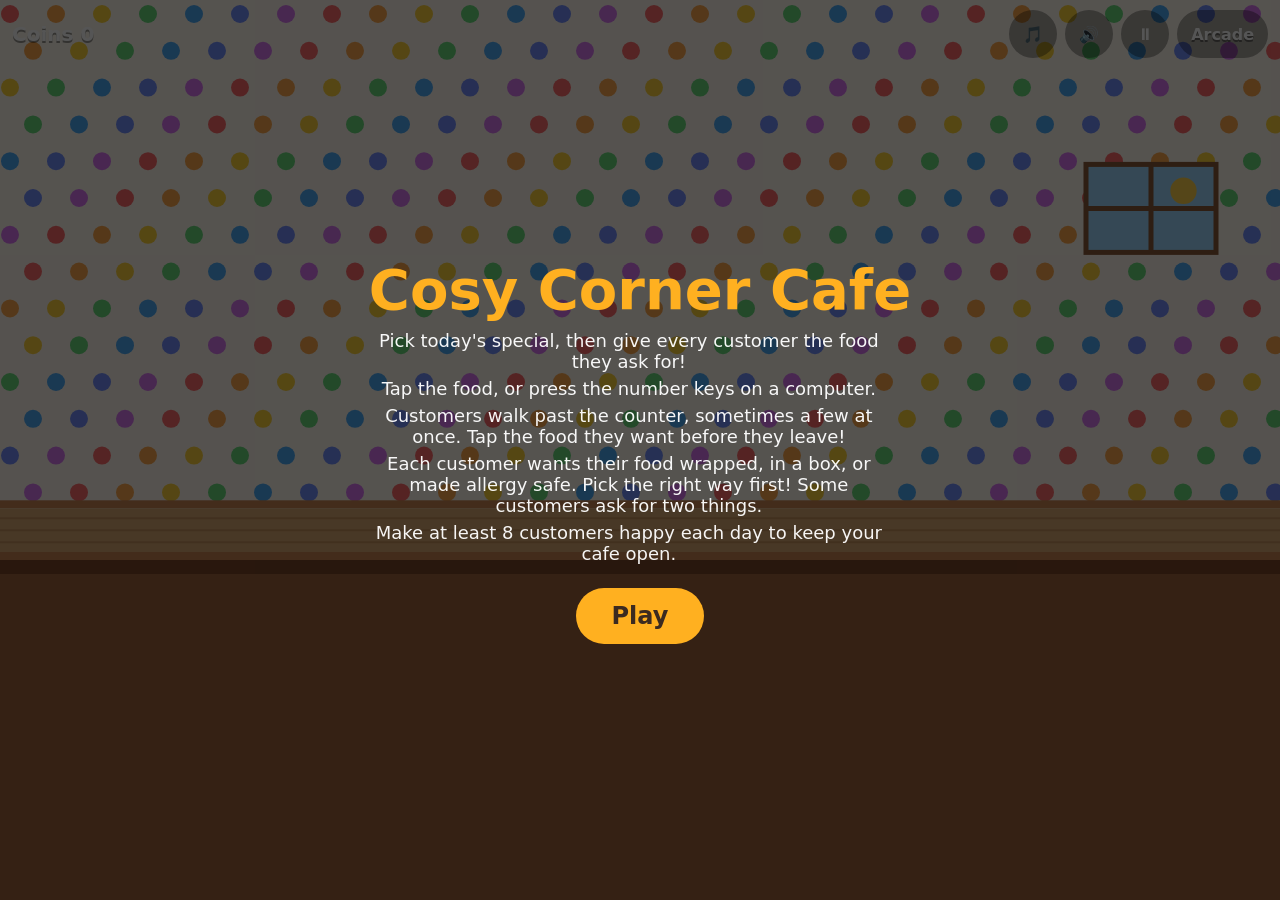
<file: games/cosy-corner-cafe/index.html>
<!doctype html>
<html lang="en">
<head>
<meta charset="utf-8">
<meta name="viewport" content="width=device-width, initial-scale=1, maximum-scale=1, user-scalable=no, viewport-fit=cover">
<title>Cosy Corner Cafe</title>
<!--
  Sunbeam Arcade game by Sunshine.
  Rules every game follows (full list in GAME-RULES.md):
   - One self-contained file. No outside scripts, fonts, images or network calls.
   - Works with touch AND keyboard. Fills any screen size.
   - Pauses when the tab is hidden. Has a mute button. No sound until the player taps.
   - No links out of the game except the "Arcade" back button (switched off for portal builds).
   - No ads, chat, sign-ups or personal data.
-->
<style>
  :root { --bg:#3b2a20; --ink:#fff; --accent:#ffb020; --ui:#00000055; }
  * { box-sizing: border-box; }
  html, body { margin:0; height:100%; background:var(--bg); color:var(--ink);
    font-family:"Trebuchet MS","Segoe UI",system-ui,sans-serif; overflow:hidden;
    touch-action:none; user-select:none; -webkit-user-select:none; -webkit-tap-highlight-color:transparent; }
  canvas { display:block; width:100vw; height:100vh; height:100dvh; }
  .hud { position:fixed; top:0; left:0; right:0; display:flex; justify-content:space-between; align-items:center;
    padding:max(10px, env(safe-area-inset-top)) 12px 10px; pointer-events:none; font-weight:800; font-size:20px;
    text-shadow:0 2px 0 #0006; }
  .hud .btns { display:flex; gap:8px; pointer-events:auto; }
  .btn.off { opacity:.45; text-decoration:line-through; }
  .btn { font:inherit; font-size:16px; color:var(--ink); background:var(--ui); border:0; border-radius:999px;
    padding:8px 14px; min-width:48px; min-height:48px; cursor:pointer; text-decoration:none; display:inline-flex; align-items:center; justify-content:center; }
  .overlay { position:fixed; inset:0; display:grid; place-items:center; text-align:center; background:#000a; padding:24px; }
  .overlay[hidden] { display:none; }
  .panel h1 { margin:0 0 8px; font-size:clamp(32px,8vw,56px); color:var(--accent); }
  .panel p { margin:6px 0; font-size:18px; opacity:.95; max-width:520px; }
  .play { font:inherit; font-size:24px; font-weight:800; margin-top:18px; padding:14px 36px; border:0; border-radius:999px;
    background:var(--accent); color:#3b2a20; cursor:pointer; }
</style>
</head>
<body>
<canvas id="c"></canvas>

<div class="hud">
  <span>Coins <span id="score">0</span></span>
  <div class="btns">
    <button class="btn" id="music" aria-label="Music on or off">🎵</button>
    <button class="btn" id="mute" aria-label="Sound on or off">🔊</button>
    <button class="btn" id="pause" aria-label="Pause">⏸</button>
    <a class="btn" id="home" href="../../">Arcade</a>
  </div>
</div>

<div class="overlay" id="menu">
  <div class="panel">
    <h1>Cosy Corner Cafe</h1>
    <p id="goal">Pick today's special, then give every customer the food they ask for!</p>
    <p>Tap the food, or press the number keys on a computer.</p>
    <p>Customers walk past the counter, sometimes a few at once. Tap the food they want before they leave!</p>
    <p>Each customer wants their food wrapped, in a box, or made allergy safe. Pick the right way first! Some customers ask for two things.</p>
    <p>Make at least 8 customers happy each day to keep your cafe open.</p>
    <p id="best"></p>
    <button class="play" id="play">Play</button>
  </div>
</div>

<script>
(() => {
  // ===== SETTINGS =====
  const GAME_ID = 'cosy-corner-cafe'; // must match the folder name (used for saving best score)
  const PORTAL_BUILD = false;         // true when uploading to CrazyGames / itch.io etc. Hides the Arcade link.

  // ===== SHELL: screen, input, pause, sound, saving. Keep this part in every game. =====
  const cv = document.getElementById('c');
  const ctx = cv.getContext('2d');
  let W = 0, H = 0, DPR = 1;
  function resize() {
    DPR = Math.min(window.devicePixelRatio || 1, 2);
    W = innerWidth; H = innerHeight;
    cv.width = W * DPR; cv.height = H * DPR;
    ctx.setTransform(DPR, 0, 0, DPR, 0, 0);
  }
  addEventListener('resize', resize); resize();

  if (PORTAL_BUILD) document.getElementById('home').remove();

  const store = {
    get(k, d) { try { const v = localStorage.getItem(GAME_ID + ':' + k); return v === null ? d : JSON.parse(v); } catch { return d; } },
    set(k, v) { try { localStorage.setItem(GAME_ID + ':' + k, JSON.stringify(v)); } catch {} }
  };

  const keys = {};
  addEventListener('keydown', e => { keys[e.key] = true; if (e.key === ' ' || e.key.startsWith('Arrow')) e.preventDefault(); if (e.key === 'p' || e.key === 'Escape') togglePause(); });
  addEventListener('keyup', e => { keys[e.key] = false; });

  // Sound: tiny beeps made in code, so no audio files. Only starts after the player taps Play.
  let audio = null, muted = store.get('muted', false);
  const muteBtn = document.getElementById('mute');
  const showMute = () => { muteBtn.textContent = muted ? '🔇' : '🔊'; };
  showMute();
  muteBtn.onclick = () => { muted = !muted; store.set('muted', muted); showMute(); musicVol(); };
  function beep(freq = 600, dur = 0.08, type = 'sine', vol = 0.15, delay = 0) {
    if (muted || !audio) return;
    const t0 = audio.currentTime + delay;
    const o = audio.createOscillator(), g = audio.createGain();
    o.type = type; o.frequency.value = freq;
    g.gain.setValueAtTime(vol, t0);
    g.gain.exponentialRampToValueAtTime(0.0001, t0 + dur);
    o.connect(g).connect(audio.destination); o.start(t0); o.stop(t0 + dur + 0.02);
  }

  let running = false, paused = false;
  const pauseBtn = document.getElementById('pause');
  function togglePause(force) {
    if (!running) return;
    paused = force !== undefined ? force : !paused;
    pauseBtn.textContent = paused ? '▶' : '⏸';
    if (audio) paused ? audio.suspend() : audio.resume();
  }
  pauseBtn.onclick = () => togglePause();
  document.addEventListener('visibilitychange', () => { if (document.hidden) togglePause(true); });
  addEventListener('blur', () => togglePause(true));

  // ===== THE GAME =====
  const menu = document.getElementById('menu');
  const scoreEl = document.getElementById('score');
  const bestEl = document.getElementById('best');
  const goalEl = document.getElementById('goal');
  let best = store.get('best', 0);
  const showBest = () => { bestEl.textContent = best ? 'Best: ' + best + ' coins' : ''; };
  showBest();

  const FOOD = {
    pretzel: { name: 'Pretzel',   base: 4 },
    pizza:   { name: 'Pizza',     base: 6 },
    shake:   { name: 'Milkshake', base: 5 },
    bacon:   { name: 'Bacon',     base: 3 },
    icecream:{ name: 'Ice Cream', base: 5 },
    banana:  { name: 'Banana Bread', base: 4 },
    fruit:   { name: 'Fruit Platter', base: 7 },
  };
  const ALL_FOOD = Object.keys(FOOD);
  const PER_DAY = 15;          // the day ends after 15 customers
  const GOAL = 8;              // make at least 8 customers happy to keep the cafe open
  const KIND_EVERY = 20;       // every 20th customer is a lady who can't pay
  const SPECIAL_CHANCE = 0.25; // only about 1 in 4 customers wants the special
  // How each customer wants their food made.
  const STYLES = {
    wrap:    { name: 'Wrapped',      say: 'wrapped' },
    box:     { name: 'In a box',     say: 'in a box' },
    allergy: { name: 'Allergy safe', say: 'allergy safe' },
  };
  const STYLE_LIST = Object.keys(STYLES);
  const STYLE_KEYS = ['q', 'w', 'e'];   // keyboard keys for the three ways
  let style = 'wrap';                   // the way the player has picked right now

  // Looks for the people, so every customer is different.
  const SKINS   = ['#f6d6bd', '#efc4a1', '#e2ad86', '#c98e62', '#a8714a', '#8a5a3a', '#6b432b', '#f1cba8', '#d79f75'];
  const HAIRS   = ['#1f1611', '#3b2416', '#5a3620', '#7a4a26', '#a8672e', '#d8b06a', '#151515', '#9b3f1e', '#6e6e6e'];
  const EYES    = ['#4a2e18', '#2b1d14', '#3b6ea8', '#4f7d3a', '#6b4a2a'];
  const TOPS    = ['#e05a6e', '#3f8fd0', '#4fb37f', '#8e63c9', '#ef8f2f', '#2a9d8f', '#f2f2f2', '#2f3e52', '#c94848', '#f0c94c', '#7f8c8d', '#e6a1b5'];
  const BOTTOMS = ['#2f4a7a', '#3a5f94', '#33333d', '#7a6a4f', '#4d5e36', '#222222', '#6a5a8a', '#8b5e3c'];
  const SHOES   = ['#222222', '#5a3620', '#f4f4f4', '#b03a2e', '#2f3e52', '#8a5a2b', '#dddddd'];
  const BAGS    = ['#7a4a26', '#2f3e52', '#b03a2e', '#3a6b4f', '#222222', '#c78d3a'];
  const HAPPY_WORDS = ['Yum!', 'Thank you!', 'Perfect!', 'Delicious!', 'Just right!', 'Looks great!'];
  const SAD_WORDS = ['Wrong food!', "That's not mine!", 'I wanted something else!'];

  const choice = a => a[Math.floor(Math.random() * a.length)];
  const rand = (a, b) => a + Math.random() * (b - a);
  function shuffle(a) { for (let i = a.length - 1; i > 0; i--) { const j = Math.floor(Math.random() * (i + 1)); [a[i], a[j]] = [a[j], a[i]]; } return a; }

  // ----- difficulty: every day is a tiny bit harder -----
  // Seconds a customer takes to walk all the way across. 7 seconds on day 1, then 8% faster each day.
  const crossTime = d => 7;   // always the same as day 1
  // Time until the next customer comes in. Random, so sometimes a few people are in view at once.
  // More people ask for two things as the days go on (about 1 in 5 on day 1, up to half).
  const twoChance = () => Math.min(0.5, 0.2 + (day - 1) * 0.05);
  function nextGap() {
    const t = crossTime(day);
    if (Math.random() < 0.25) return rand(0.9, 1.6);          // a little group arriving together
    return rand(Math.max(1.0, t * 0.25), t * 0.8);
  }

  let state = 'title';      // title, pick, serve, dayEnd
  let day = 1, coins = 0, totalCustomers = 0, kindness = 0;
  let spawned = 0, resolved = 0, dayCoins = 0, dayHappy = 0, screenT = 0, spawnT = 0;
  let todays = [], special = null, people = [], pops = [];

  function newDayMenu() {
    // All the foods, in a new order, with prices that change a little each day.
    todays = shuffle(ALL_FOOD.slice()).map(t => ({
      type: t, price: Math.max(2, FOOD[t].base + Math.floor(Math.random() * 3) - 1)
    }));
    special = null; people = []; state = 'pick'; screenT = 0;
  }

  function start() {
    if (!audio) { try { audio = new (window.AudioContext || window.webkitAudioContext)(); } catch {} }
    day = 1; coins = 0; totalCustomers = 0; kindness = 0; pops = [];
    scoreEl.textContent = 0;
    newDayMenu();
    menu.hidden = true; running = true; togglePause(false);
    beep(660, 0.1); beep(880, 0.12, 'sine', 0.15, 0.1);
    startMusic();
  }

  // ===== POP MUSIC =====
  // An original pop song made with code (no music files). Drums, bass, bouncy chords and a tune.
  // It loops every 8 bars and gets a little faster each day.
  let music = null, musicOn = store.get('music', true);
  const musicBtn = document.getElementById('music');
  const showMusic = () => { musicBtn.classList.toggle('off', !musicOn); };
  showMusic();
  musicBtn.onclick = () => { musicOn = !musicOn; store.set('music', musicOn); showMusic(); musicVol(); };
  function musicVol() {
    if (!music) return;
    music.out.gain.setTargetAtTime(muted || !musicOn ? 0 : 0.5, audio.currentTime, 0.08);
  }

  const midi = m => 440 * Math.pow(2, (m - 69) / 12);
  // Chords: C, G, A minor, F (a happy pop sound). Bass notes and chord notes for each bar.
  const BASS   = [36, 43, 45, 41];
  const CHORDS = [[60, 64, 67], [59, 62, 67], [57, 60, 64], [57, 60, 65]];
  // The tune: 8 bars, 8 notes per bar. 0 = rest, -1 = keep holding the last note.
  const TUNE = [
    [76, -1, 79, 76, 81, -1, 79, 0],
    [79, -1, 74, -1, 71, 74, 79, 0],
    [76, -1, 72, 76, 81, -1, 84, -1],
    [81, 79, 77, -1, 76, -1, 0, 0],
    [72, 74, 76, -1, 79, -1, 76, 74],
    [74, -1, 71, -1, 74, 76, 79, -1],
    [81, -1, 79, 76, 72, -1, 76, -1],
    [77, 76, 74, -1, 72, -1, 0, 0],
  ];

  function startMusic() {
    if (!audio || music) { musicVol(); return; }
    const out = audio.createGain(); out.gain.value = 0; out.connect(audio.destination);
    // a little bit of white noise for the drums
    const len = audio.sampleRate * 0.5, buf = audio.createBuffer(1, len, audio.sampleRate);
    const d = buf.getChannelData(0); for (let i = 0; i < len; i++) d[i] = Math.random() * 2 - 1;
    music = { out, noise: buf, step: 0, loop: 0, next: audio.currentTime + 0.1 };
    music.timer = setInterval(scheduleMusic, 25);
    musicVol();
  }
  function stopMusic() {
    if (!music) return;
    clearInterval(music.timer);
    const m = music; music = null;
    m.out.gain.setTargetAtTime(0, audio.currentTime, 0.2);
    setTimeout(() => m.out.disconnect(), 1500);
  }

  function tone(freq, t, dur, type, vol, cutoff) {
    const o = audio.createOscillator(), g = audio.createGain();
    o.type = type; o.frequency.value = freq;
    g.gain.setValueAtTime(0.0001, t);
    g.gain.exponentialRampToValueAtTime(vol, t + 0.01);
    g.gain.exponentialRampToValueAtTime(0.0001, t + dur);
    let node = o;
    if (cutoff) { const f = audio.createBiquadFilter(); f.type = 'lowpass'; f.frequency.value = cutoff; o.connect(f); node = f; }
    node.connect(g).connect(music.out);
    o.start(t); o.stop(t + dur + 0.05);
  }
  function hit(t, dur, vol, hp) {
    const s = audio.createBufferSource(), f = audio.createBiquadFilter(), g = audio.createGain();
    s.buffer = music.noise; f.type = 'highpass'; f.frequency.value = hp;
    g.gain.setValueAtTime(vol, t); g.gain.exponentialRampToValueAtTime(0.0001, t + dur);
    s.connect(f).connect(g).connect(music.out); s.start(t); s.stop(t + dur + 0.02);
  }
  function kick(t) {
    const o = audio.createOscillator(), g = audio.createGain();
    o.frequency.setValueAtTime(150, t); o.frequency.exponentialRampToValueAtTime(45, t + 0.12);
    g.gain.setValueAtTime(0.7, t); g.gain.exponentialRampToValueAtTime(0.0001, t + 0.2);
    o.connect(g).connect(music.out); o.start(t); o.stop(t + 0.25);
  }

  function playStep(s, t, sd) {
    const bar = Math.floor(s / 16), pos = s % 16, ch = bar % 4;
    // drums: kick on every beat, clap on beats 2 and 4, hi-hats in between
    if (pos % 4 === 0) kick(t);
    if (pos === 4 || pos === 12) { hit(t, 0.14, 0.3, 1400); tone(190, t, 0.08, 'triangle', 0.12); }
    if (pos % 4 === 2) hit(t, 0.06, 0.12, 7000);
    else if (pos % 2 === 1) hit(t, 0.025, 0.05, 8000);
    // bass bounces between low and high notes
    if (pos % 2 === 0) {
      const n = BASS[ch] + (pos % 4 === 2 ? 12 : 0);
      tone(midi(n), t, sd * 1.7, 'sawtooth', 0.16, 700);
    }
    // bouncy chords on the off-beats
    if (pos % 4 === 2) for (const n of CHORDS[ch]) { tone(midi(n), t, 0.14, 'sawtooth', 0.035, 2400); tone(midi(n) * 1.005, t, 0.14, 'square', 0.02, 2400); }
    // the tune (every third time round, a twinkly pattern plays instead)
    if (music.loop % 3 !== 2) {
      if (pos % 2 === 0) {
        const row = TUNE[bar], i = pos / 2, n = row[i];
        if (n > 0) {
          let len = 1; while (i + len < 8 && row[i + len] === -1) len++;
          tone(midi(n), t, sd * 2 * len * 0.95, 'square', 0.07, 3200);
          tone(midi(n + 12), t, sd * 2 * len * 0.6, 'triangle', 0.025);
        }
      }
    } else {
      const notes = CHORDS[ch];
      tone(midi(notes[[0, 1, 2, 1][pos % 4]] + 12), t, sd * 0.9, 'triangle', 0.05);
    }
  }

  function scheduleMusic() {
    if (!music || !audio || audio.state !== 'running') return;
    const bpm = 112;
    const sd = 60 / bpm / 4;                            // length of one sixteenth note
    if (music.next < audio.currentTime - 0.05) music.next = audio.currentTime + 0.05;   // catch up after a pause
    while (music.next < audio.currentTime + 0.12) {
      playStep(music.step, music.next, sd);
      music.next += sd;
      music.step = (music.step + 1) % 128;
      if (music.step === 0) music.loop++;
    }
  }
  document.getElementById('play').onclick = start;

  function chooseSpecial(i) {
    if (!todays[i]) return;
    special = todays[i].type;
    spawned = 0; resolved = 0; dayCoins = 0; dayHappy = 0; spawnT = 0.4; people = [];
    state = 'serve';
    beep(523, 0.1); beep(659, 0.1, 'sine', 0.15, 0.1); beep(784, 0.16, 'sine', 0.15, 0.2);
  }

  function makeLook(kind) {
    if (kind) return {
      skin: choice(SKINS), hair: '#d9d5cf', hairStyle: 'bun', eyes: choice(EYES),
      top: '#8a7a6c', topStyle: 'shawl', bottom: '#5b4a6b', legs: 'longskirt', shoes: '#3a2a20',
      glasses: true, beard: false, bag: null, scale: 0.93, headScale: 1, lean: 0.13, kid: false
    };
    const kid = Math.random() < 0.15;
    const fem = Math.random() < 0.5;
    const legs = fem ? choice(['pants', 'pants', 'skirt', 'dress', 'shorts']) : choice(['pants', 'pants', 'pants', 'shorts']);
    const hairStyle = fem ? choice(['long', 'long', 'ponytail', 'bun', 'curly', 'short'])
                          : choice(['short', 'short', 'buzz', 'curly', 'bald', 'short']);
    return {
      skin: choice(SKINS), hair: choice(HAIRS), hairStyle: kid && hairStyle === 'bald' ? 'short' : hairStyle, eyes: choice(EYES),
      top: choice(TOPS), topStyle: legs === 'dress' ? 'dress' : choice(['tee', 'tee', 'hoodie', 'collar', 'jacket', 'long']),
      inner: choice(['#f2f2f2', '#2f3e52', '#e05a6e', '#f0c94c']),
      bottom: choice(BOTTOMS), legs, shoes: choice(SHOES),
      glasses: !kid && Math.random() < 0.22, beard: !kid && !fem && Math.random() < 0.3,
      bag: kid ? (Math.random() < 0.7 ? 'backpack' : null) : choice([null, null, 'backpack', 'handbag']),
      bagColor: choice(BAGS),
      scale: kid ? rand(0.64, 0.72) : rand(0.9, 1.06), headScale: kid ? 1.22 : 1, lean: 0.03, kid
    };
  }

  function spawnCustomer() {
    totalCustomers++; spawned++;
    const kind = totalCustomers % KIND_EVERY === 0;
    // Most people want something different from the special. Some ask for two things.
    let wants = null;
    if (!kind) {
      wants = [Math.random() < SPECIAL_CHANCE ? special : choice(todays.filter(t => t.type !== special)).type];
      if (Math.random() < twoChance()) {
        let b; do { b = choice(todays).type; } while (b === wants[0]);
        wants.push(b);
      }
    }
    const L = layout();
    const p = {
      kind, look: makeLook(kind), wants, got: wants ? wants.map(() => false) : null, want: wants && wants[0],
      style: kind ? null : choice(STYLE_LIST), holdStyle: null,
      x: -L.r * 2, phase: Math.random() * 6, status: 'wait', mood: 'walk', say: '', sayT: 0, holding: null, speedMul: 1
    };
    if (kind) {
      p.say = "I can't pay today. Could I please have some food?";
      beep(440, 0.15, 'triangle', 0.12); beep(550, 0.2, 'triangle', 0.12, 0.15);
    }
    people.push(p);
  }

  function addPop(text, color, x) {
    const L = layout();
    // shows on the floor by the customer's feet, so it doesn't cover the speech bubbles
    pops.push({ text, color, x: Math.max(70, Math.min(W - 70, x)), y: L.floorY - L.r * 0.3, t: 0 });
  }

  // Customer is done: they walk off (faster), and their spot in the day is used up.
  function finish(p, mood, say) {
    p.status = 'done'; p.mood = mood; p.say = say; p.sayT = 0;
    p.speedMul = mood === 'happy' ? 1.5 : 1.8;
    resolved++;
  }

  function serve(i) {
    const L = layout();
    if (state !== 'serve') return;
    const item = todays[i];
    if (!item) return;
    // Customers who can be served, the one closest to leaving first.
    const waiting = people.filter(p => p.status === 'wait' && p.x > L.r * 0.3 && p.x < W + L.r).sort((a, b) => b.x - a.x);
    if (!waiting.length) return;
    // The food goes to someone who asked for that food made that way.
    // If nobody did, the lady happily takes it. Next best: someone who wanted that food
    // (but made a different way). Otherwise the customer at the front gets the wrong food.
    const needs = (p, f) => p.wants && p.wants.some((w, k) => w === f && !p.got[k]);
    const exact = waiting.find(p => needs(p, item.type) && p.style === style);
    const target = exact || waiting.find(p => p.kind);
    if (target && target.kind) {
      kindness++; coins += 10; dayCoins += 10; dayHappy++;
      target.holding = item.type; target.holdStyle = style;
      finish(target, 'happy', 'Thank you, that is so kind!');
      addPop('Kindness +10', '#ff7aa8', target.x);
      beep(784, 0.12); beep(988, 0.12, 'sine', 0.15, 0.12); beep(1175, 0.2, 'sine', 0.15, 0.24);
    } else if (target) {
      // Faster service = bigger tip (up to 3 coins).
      const progress = Math.max(0, Math.min(1, (target.x + L.r * 2) / (W + L.r * 4)));
      const tip = Math.round(3 * (1 - progress));
      const pay = item.price * (item.type === special ? 2 : 1) + tip;
      coins += pay; dayCoins += pay;
      target.got[target.wants.findIndex((w, k) => w === item.type && !target.got[k])] = true;
      if (!target.holding) { target.holding = item.type; target.holdStyle = style; }
      addPop('+' + pay + ' coins', '#ffd447', target.x);
      if (target.got.every(Boolean)) {
        // they have everything they asked for
        dayHappy++;
        finish(target, 'happy', choice(HAPPY_WORDS));
        beep(880, 0.08); beep(1320, 0.12, 'sine', 0.15, 0.08);
      } else {
        beep(880, 0.08);   // one down, one to go
      }
    } else {
      const sameFood = waiting.find(p => needs(p, item.type));
      if (sameFood) {
        // right food, made the wrong way
        const why = sameFood.style === 'allergy' ? "I'm allergic! It had to be allergy safe."
                  : 'I wanted it ' + STYLES[sameFood.style].say + '!';
        finish(sameFood, 'sad', why);
        addPop('Wrong way', '#ffffff', sameFood.x);
      } else {
        const front = waiting[0];
        finish(front, 'sad', choice(SAD_WORDS));
        addPop('Wrong food', '#ffffff', front.x);
      }
      beep(160, 0.2, 'square', 0.08);
    }
    scoreEl.textContent = coins;
  }

  function pickStyle(s) {
    if (style === s) return;
    style = s;
    beep(660, 0.05, 'triangle', 0.1);
  }

  function endDay() {
    people = [];
    if (dayHappy < GOAL) return gameOver();
    state = 'dayEnd'; screenT = 0;
    beep(523, 0.12); beep(659, 0.12, 'sine', 0.15, 0.12); beep(784, 0.12, 'sine', 0.15, 0.24); beep(1047, 0.25, 'sine', 0.15, 0.36);
  }

  function nextDay() {
    if (state !== 'dayEnd' || screenT < 0.6) return;
    day++;
    newDayMenu();
  }

  function gameOver() {
    running = false; state = 'title'; people = []; pops = [];
    stopMusic();
    beep(300, 0.2, 'triangle'); beep(200, 0.4, 'triangle', 0.15, 0.2);
    if (coins > best) { best = coins; store.set('best', best); }
    showBest();
    menu.querySelector('h1').textContent = 'Cafe closed!';
    goalEl.textContent = 'Only ' + dayHappy + ' happy customers on day ' + day + '. You needed ' + GOAL + '. ' +
      'You earned ' + coins + ' coins' +
      (kindness ? ' and helped ' + kindness + (kindness === 1 ? ' person' : ' people') + ' for free.' : '.');
    menu.querySelector('.play').textContent = 'Play again';
    menu.hidden = false;
  }

  // ----- input -----
  cv.addEventListener('pointerdown', e => {
    if (!running || paused) return;
    const x = e.clientX, y = e.clientY;
    if (state === 'pick') {
      cardRects().rects.forEach((r, i) => { if (inside(x, y, r)) chooseSpecial(i); });
    } else if (state === 'serve') {
      const L = layout();
      L.styleBtns.forEach((r, i) => { if (inside(x, y, r)) pickStyle(STYLE_LIST[i]); });
      L.btns.forEach((r, i) => { if (inside(x, y, r)) serve(i); });
    } else if (state === 'dayEnd') {
      nextDay();
    }
  });
  addEventListener('keydown', e => {
    if (!running || paused) return;
    const sk = STYLE_KEYS.indexOf(e.key.toLowerCase());
    if (state === 'serve' && sk >= 0) pickStyle(STYLE_LIST[sk]);
    const n = ['1', '2', '3', '4', '5', '6', '7'].indexOf(e.key);
    if (state === 'pick' && n >= 0) chooseSpecial(n);
    else if (state === 'serve' && n >= 0) serve(n);
    else if (state === 'dayEnd' && (e.key === ' ' || e.key === 'Enter')) nextDay();
  });
  const inside = (x, y, r) => x >= r.x && x <= r.x + r.w && y >= r.y && y <= r.y + r.h;

  // ----- layout (worked out fresh every frame so it fits any screen) -----
  // Lays out n boxes in a grid: one row on wide screens, two rows on narrow ones.
  function grid(n, ax, ay, aw, ah, maxW, aspect) {
    const cols = n <= 3 || aw >= 760 ? n : Math.ceil(n / 2);
    const rows = Math.ceil(n / cols);
    const gap = Math.max(8, Math.min(22, aw * 0.022));
    let w = Math.min(maxW, (aw - gap * (cols + 1)) / cols);
    let h = w * aspect;
    const maxH = (ah - gap * (rows - 1)) / rows;
    if (h > maxH) { h = maxH; w = Math.min(w, h / aspect * 1.15); }
    const gw = cols * w + (cols - 1) * gap, gh = rows * h + (rows - 1) * gap;
    const x0 = ax + (aw - gw) / 2, y0 = ay + (ah - gh) / 2;
    const rects = [];
    for (let i = 0; i < n; i++) {
      const row = Math.floor(i / cols), col = i % cols;
      const inRow = Math.min(cols, n - row * cols);
      const rowX = x0 + (cols - inRow) * (w + gap) / 2; // centre a short last row
      rects.push({ x: rowX + col * (w + gap), y: y0 + row * (h + gap), w, h });
    }
    return { rects, top: y0 };
  }
  function layout() {
    const counterY = Math.round(H * 0.62);
    const floorY = counterY - 10;               // where the customers' feet are
    const bh = 52;                              // speech bubble height
    // hp = how tall a grown-up is. A speech bubble (up to 3 lines) fits above their head.
    const hp = Math.max(100, Math.min(330, floorY - 136 - 74 - 16));
    const r = hp / 7.3;                         // handy spacing unit (about one head)
    // row of "how to make it" buttons, then the food buttons
    const sw = Math.min(170, (W - 32) / 3), sh = 48, sy = counterY + 28;
    const sx0 = (W - sw * 3 - 16) / 2;
    const styleBtns = STYLE_LIST.map((_, i) => ({ x: sx0 + i * (sw + 8), y: sy, w: sw, h: sh }));
    const top = sy + sh + 6, bottom = H - Math.max(10, H * 0.02);
    const btns = grid(todays.length || 7, 0, top, W, bottom - top, 160, 1.05).rects;
    return { counterY, floorY, hp, r, bh, btns, styleBtns };
  }
  function cardRects() {
    const top = 175, bottom = H - 20;
    return grid(todays.length, 0, top, W, bottom - top, 190, 1.25);
  }

  // ----- update -----
  function update(dt) {
    for (const p of pops) { p.t += dt; p.y -= 45 * dt; }
    pops = pops.filter(p => p.t < 1.3);
    if (state !== 'serve') { screenT += dt; return; }
    const L = layout();
    const speed = (W + L.r * 4) / crossTime(day);
    for (const p of people) {
      const s = speed * p.speedMul;
      p.x += s * dt;
      // one full walking cycle (two steps) covers about 0.7 of a person's height
      p.phase += s * dt * Math.PI * 2 / (L.hp * p.look.scale * (p.kind ? 0.5 : 0.72));
      p.sayT += dt;
      if (p.status === 'wait' && p.x > W + L.r * 1.6) {
        // walked all the way past without getting food
        p.status = 'gone'; resolved++;
        addPop('Missed!', '#ffffff', W - 70);
        beep(220, 0.18, 'triangle', 0.1); beep(165, 0.25, 'triangle', 0.1, 0.15);
      }
    }
    people = people.filter(p => p.x < W + L.r * 3);
    // new customers arrive at random times, but never on top of the last one
    spawnT -= dt;
    if (spawned < PER_DAY && spawnT <= 0) {
      // leave room so speech bubbles don't cover each other
      const last = people.filter(p => p.status === 'wait' || p.x < L.r * 3).reduce((m, p) => Math.min(m, p.x), Infinity);
      if (last > Math.max(L.r * 2.4, 200)) { spawnCustomer(); spawnT = nextGap(); }
    }
    if (spawned >= PER_DAY && resolved >= PER_DAY && !people.length) endDay();
  }

  // ----- drawing helpers -----
  function font(px, bold = true) { ctx.font = (bold ? 'bold ' : '') + Math.round(px) + 'px "Trebuchet MS","Segoe UI",system-ui,sans-serif'; }
  // Picks the biggest font size (up to px) that lets the text fit in maxW.
  function fitFont(text, px, maxW, bold = true, min = 10) {
    let s = px; font(s, bold);
    while (s > min && ctx.measureText(text).width > maxW) { s -= 1; font(s, bold); }
    return s;
  }
  function wrapLines(text, maxW) {
    const words = text.split(' '); const lines = []; let line = '';
    for (const w of words) {
      const t = line ? line + ' ' + w : w;
      if (ctx.measureText(t).width > maxW && line) { lines.push(line); line = w; } else line = t;
    }
    lines.push(line);
    return lines;
  }
  function star(x, y, r, color) {
    ctx.beginPath();
    for (let i = 0; i < 10; i++) {
      const a = -Math.PI / 2 + i * Math.PI / 5, rr = i % 2 ? r * 0.45 : r;
      ctx.lineTo(x + Math.cos(a) * rr, y + Math.sin(a) * rr);
    }
    ctx.closePath(); ctx.fillStyle = color; ctx.fill();
  }
  // Makes a colour darker (f < 0) or lighter (f > 0).
  function shade(hex, f) {
    const n = parseInt(hex.slice(1), 16);
    const t = f < 0 ? 0 : 255, p = Math.abs(f);
    const c = [n >> 16, (n >> 8) & 255, n & 255].map(v => Math.round((t - v) * p + v));
    return 'rgb(' + c.join(',') + ')';
  }

  function drawFood(type, x, y, s) {
    ctx.save(); ctx.translate(x, y); ctx.lineCap = 'round'; ctx.lineJoin = 'round';
    if (type === 'pretzel') {
      const path = () => {
        ctx.beginPath(); ctx.arc(-s * 0.36, -s * 0.15, s * 0.4, 0, Math.PI * 2); ctx.stroke();
        ctx.beginPath(); ctx.arc(s * 0.36, -s * 0.15, s * 0.4, 0, Math.PI * 2); ctx.stroke();
        ctx.beginPath(); ctx.arc(0, -s * 0.4, s * 0.92, 0.2 * Math.PI, 0.8 * Math.PI); ctx.stroke();
      };
      ctx.strokeStyle = '#7a3f12'; ctx.lineWidth = s * 0.3; path();
      ctx.strokeStyle = '#c47a35'; ctx.lineWidth = s * 0.17; path();
      ctx.fillStyle = '#fff';
      [[-0.6, -0.35], [0.55, -0.45], [-0.2, 0.35], [0.3, 0.3], [0, -0.5]].forEach(([a, b]) => ctx.fillRect(a * s, b * s, s * 0.08, s * 0.08));
    } else if (type === 'pizza') {
      ctx.fillStyle = '#ffd35c'; ctx.strokeStyle = '#d9962f'; ctx.lineWidth = s * 0.06;
      ctx.beginPath(); ctx.moveTo(0, s * 0.95); ctx.lineTo(-s * 0.75, -s * 0.55); ctx.lineTo(s * 0.75, -s * 0.55); ctx.closePath(); ctx.fill(); ctx.stroke();
      ctx.fillStyle = '#c9822f'; ctx.beginPath(); ctx.roundRect(-s * 0.88, -s * 0.82, s * 1.76, s * 0.34, s * 0.17); ctx.fill();
      ctx.fillStyle = '#d33a2c';
      [[-0.28, -0.22], [0.27, -0.2], [0, 0.3]].forEach(([a, b]) => { ctx.beginPath(); ctx.arc(a * s, b * s, s * 0.15, 0, Math.PI * 2); ctx.fill(); });
    } else if (type === 'shake') {
      ctx.strokeStyle = '#3fb7f0'; ctx.lineWidth = s * 0.1;
      ctx.beginPath(); ctx.moveTo(s * 0.1, -s * 0.4); ctx.lineTo(s * 0.4, -s * 1.0); ctx.stroke();
      ctx.fillStyle = '#ff8fbf'; ctx.strokeStyle = '#d0457f'; ctx.lineWidth = s * 0.06;
      ctx.beginPath(); ctx.moveTo(-s * 0.5, -s * 0.35); ctx.lineTo(s * 0.5, -s * 0.35); ctx.lineTo(s * 0.35, s * 0.92); ctx.lineTo(-s * 0.35, s * 0.92); ctx.closePath(); ctx.fill(); ctx.stroke();
      ctx.fillStyle = '#ffffff';
      [-0.3, 0, 0.3].forEach(a => { ctx.beginPath(); ctx.arc(a * s, -s * 0.42, s * 0.24, 0, Math.PI * 2); ctx.fill(); });
      ctx.fillStyle = '#d6202f'; ctx.beginPath(); ctx.arc(-s * 0.05, -s * 0.72, s * 0.14, 0, Math.PI * 2); ctx.fill();
    } else if (type === 'bacon') {
      const strip = (oy, c1, c2) => {
        const wave = () => { ctx.beginPath(); for (let i = 0; i <= 20; i++) { const t = i / 20; const px = (-0.85 + 1.7 * t) * s, py = oy * s + Math.sin(t * Math.PI * 3) * s * 0.13; i ? ctx.lineTo(px, py) : ctx.moveTo(px, py); } ctx.stroke(); };
        ctx.strokeStyle = c1; ctx.lineWidth = s * 0.34; wave();
        ctx.strokeStyle = c2; ctx.lineWidth = s * 0.1; wave();
      };
      strip(-0.3, '#a8321f', '#f7c2ad');
      strip(0.35, '#b53d26', '#f7c2ad');
    } else if (type === 'icecream') {
      // cone with criss-cross lines
      ctx.fillStyle = '#e9b26a'; ctx.strokeStyle = '#b07a35'; ctx.lineWidth = s * 0.06;
      ctx.beginPath(); ctx.moveTo(-s * 0.48, -s * 0.05); ctx.lineTo(s * 0.48, -s * 0.05); ctx.lineTo(0, s * 1.0); ctx.closePath(); ctx.fill(); ctx.stroke();
      ctx.save(); ctx.clip();
      ctx.lineWidth = s * 0.04;
      for (let k = -3; k <= 3; k++) {
        ctx.beginPath(); ctx.moveTo(k * s * 0.25 - s * 0.6, -s * 0.05); ctx.lineTo(k * s * 0.25 + s * 0.4, s * 1.0); ctx.stroke();
        ctx.beginPath(); ctx.moveTo(k * s * 0.25 + s * 0.6, -s * 0.05); ctx.lineTo(k * s * 0.25 - s * 0.4, s * 1.0); ctx.stroke();
      }
      ctx.restore();
      // two scoops
      ctx.fillStyle = '#ffb3cf'; ctx.beginPath(); ctx.arc(-s * 0.2, -s * 0.22, s * 0.36, 0, Math.PI * 2); ctx.fill();
      ctx.fillStyle = '#fff3d6'; ctx.beginPath(); ctx.arc(s * 0.22, -s * 0.22, s * 0.36, 0, Math.PI * 2); ctx.fill();
      ctx.fillStyle = '#8a4b2a'; ctx.beginPath(); ctx.arc(0, -s * 0.62, s * 0.36, 0, Math.PI * 2); ctx.fill();
      // sprinkles
      const sp = ['#ff5a5a', '#4ab0ff', '#ffd23f', '#5cd65c'];
      [[-0.15, -0.75], [0.12, -0.55], [-0.05, -0.85], [0.2, -0.78]].forEach(([a, b], k) => { ctx.fillStyle = sp[k]; ctx.fillRect(a * s, b * s, s * 0.1, s * 0.05); });
    } else if (type === 'banana') {
      // a slice of loaf with a banana on top
      ctx.fillStyle = '#8a5428'; ctx.beginPath(); ctx.roundRect(-s * 0.8, -s * 0.35, s * 1.6, s * 1.1, s * 0.25); ctx.fill();
      ctx.fillStyle = '#d9a35e'; ctx.beginPath(); ctx.roundRect(-s * 0.68, -s * 0.2, s * 1.36, s * 0.85, s * 0.15); ctx.fill();
      ctx.fillStyle = '#6b3d1c';
      [[-0.4, 0.05], [0.1, 0.25], [0.4, -0.02], [-0.15, 0.45], [0.35, 0.45]].forEach(([a, b]) => { ctx.beginPath(); ctx.arc(a * s, b * s, s * 0.06, 0, Math.PI * 2); ctx.fill(); });
      ctx.strokeStyle = '#ffd93b'; ctx.lineWidth = s * 0.22;
      ctx.beginPath(); ctx.arc(0, -s * 1.15, s * 0.7, 0.25 * Math.PI, 0.75 * Math.PI); ctx.stroke();
      ctx.fillStyle = '#5a3a1a';
      ctx.beginPath(); ctx.arc(Math.cos(0.25 * Math.PI) * s * 0.7, -s * 1.15 + Math.sin(0.25 * Math.PI) * s * 0.7, s * 0.07, 0, Math.PI * 2); ctx.fill();
    } else if (type === 'fruit') {
      // plate
      ctx.fillStyle = '#e8eef5'; ctx.beginPath(); ctx.ellipse(0, s * 0.35, s * 0.98, s * 0.5, 0, 0, Math.PI * 2); ctx.fill();
      ctx.strokeStyle = '#a9b8c8'; ctx.lineWidth = s * 0.05; ctx.stroke();
      // orange slice
      ctx.fillStyle = '#ff9f1c'; ctx.beginPath(); ctx.arc(-s * 0.45, s * 0.15, s * 0.32, Math.PI, 0); ctx.closePath(); ctx.fill();
      ctx.fillStyle = '#ffd08a'; ctx.beginPath(); ctx.arc(-s * 0.45, s * 0.15, s * 0.22, Math.PI, 0); ctx.closePath(); ctx.fill();
      // kiwi
      ctx.fillStyle = '#7a5a2e'; ctx.beginPath(); ctx.arc(s * 0.05, s * 0.3, s * 0.3, 0, Math.PI * 2); ctx.fill();
      ctx.fillStyle = '#8fd14f'; ctx.beginPath(); ctx.arc(s * 0.05, s * 0.3, s * 0.25, 0, Math.PI * 2); ctx.fill();
      ctx.fillStyle = '#f4f9e0'; ctx.beginPath(); ctx.arc(s * 0.05, s * 0.3, s * 0.08, 0, Math.PI * 2); ctx.fill();
      // strawberry
      ctx.fillStyle = '#e8283c'; ctx.beginPath(); ctx.moveTo(s * 0.35, -s * 0.05); ctx.quadraticCurveTo(s * 0.95, -s * 0.1, s * 0.6, s * 0.5); ctx.quadraticCurveTo(s * 0.25, -s * 0.1, s * 0.35, -s * 0.05); ctx.fill();
      ctx.fillStyle = '#3fa34d'; ctx.beginPath(); ctx.ellipse(s * 0.58, -s * 0.1, s * 0.2, s * 0.07, 0, 0, Math.PI * 2); ctx.fill();
      // grapes
      ctx.fillStyle = '#8e44ad';
      [[-0.15, -0.15], [-0.02, -0.12], [-0.09, -0.02], [-0.22, -0.03]].forEach(([a, b]) => { ctx.beginPath(); ctx.arc(a * s, b * s, s * 0.1, 0, Math.PI * 2); ctx.fill(); });
    }
    ctx.restore();
  }

  // ----- people -----
  // A body part that is thicker at one end (like a thigh or an arm), with rounded ends.
  function limb(x1, y1, x2, y2, w1, w2, col) {
    const dx = x2 - x1, dy = y2 - y1, len = Math.hypot(dx, dy) || 1;
    const nx = -dy / len, ny = dx / len;
    ctx.fillStyle = col;
    ctx.beginPath();
    ctx.moveTo(x1 + nx * w1 / 2, y1 + ny * w1 / 2);
    ctx.lineTo(x2 + nx * w2 / 2, y2 + ny * w2 / 2);
    ctx.lineTo(x2 - nx * w2 / 2, y2 - ny * w2 / 2);
    ctx.lineTo(x1 - nx * w1 / 2, y1 - ny * w1 / 2);
    ctx.closePath(); ctx.fill();
    ctx.beginPath(); ctx.arc(x1, y1, w1 / 2, 0, Math.PI * 2); ctx.arc(x2, y2, w2 / 2, 0, Math.PI * 2); ctx.fill();
  }

  // A person walking to the right, drawn with real body proportions (about 7 heads tall).
  // Feet on floorY. hp = height of a grown-up. Returns the top of their head.
  function drawPerson(c, x, floorY, hp) {
    const lk = c.look, u = hp * lk.scale / 100, ph = c.phase;
    const amp = c.kind ? 0.26 : 0.4;                 // how big the steps are
    const back = k => ph + (k ? Math.PI : 0);
    const darker = (col, k) => k ? shade(col, -0.22) : col;

    // Hips go up and down a little as the legs swing.
    const hipY = floorY - 4 * u - 46 * u * Math.cos(amp * Math.sin(ph)) * 0.985;
    const hx = x;

    // soft shadow on the floor
    ctx.fillStyle = 'rgba(60,30,10,0.16)';
    ctx.beginPath(); ctx.ellipse(x + 2 * u, floorY + 0.5 * u, 15 * u, 2.4 * u, 0, 0, Math.PI * 2); ctx.fill();

    function leg(k) {
      const p = back(k);
      const a = amp * Math.sin(p);
      const swing = Math.max(0, Math.cos(p));                 // leg moving forward = knee bends
      const bend = 0.06 + 0.8 * swing * (0.55 - 0.45 * Math.sin(p));
      const ox = (k ? -1.2 : 1.2) * u;
      const kx = hx + ox + Math.sin(a) * 23 * u, ky = hipY + Math.cos(a) * 23 * u;
      const sa = a - bend;
      let ax = kx + Math.sin(sa) * 23 * u, ay = ky + Math.cos(sa) * 23 * u;
      ay = Math.min(ay, floorY - 3.4 * u);
      const pants = lk.legs === 'pants', shorts = lk.legs === 'shorts';
      const thighCol = pants || shorts ? lk.bottom : lk.skin;
      const shinCol = pants ? lk.bottom : lk.legs === 'longskirt' ? '#4a3b3b' : lk.skin;
      limb(hx + ox, hipY, kx, ky, 8.5 * u, 6.2 * u, darker(thighCol, k));
      limb(kx, ky, ax, ay, 6.2 * u, 4.2 * u, darker(shinCol, k));
      if (shorts) limb(hx + ox, hipY, kx - Math.sin(a) * 6 * u, ky - Math.cos(a) * 6 * u, 9.5 * u, 8 * u, darker(lk.bottom, k));
      if (pants) limb(kx, ky, ax, ay - 0.5 * u, 6.6 * u, 5 * u, darker(lk.bottom, k));   // trouser leg
      // shoe: tips up as the foot lifts off at the back
      const tilt = Math.max(0, -sa) * 0.5;
      ctx.save(); ctx.translate(ax, ay); ctx.rotate(tilt);
      ctx.fillStyle = darker(lk.shoes, k);
      ctx.beginPath(); ctx.moveTo(-2.6 * u, -2.2 * u); ctx.lineTo(2 * u, -2.4 * u);
      ctx.quadraticCurveTo(7.6 * u, -0.6 * u, 7.6 * u, 2.6 * u); ctx.lineTo(-3 * u, 2.6 * u); ctx.closePath(); ctx.fill();
      ctx.fillStyle = darker(shade(lk.shoes, lk.shoes === '#f4f4f4' || lk.shoes === '#dddddd' ? -0.25 : 0.35), k);
      ctx.fillRect(-3 * u, 2 * u, 10.6 * u, 1.1 * u);
      ctx.restore();
    }

    // Arms are drawn inside the leaning upper body, starting at the shoulder.
    function arm(k) {
      const p = back(k);
      const sx = (k ? -2.5 : 1.5) * u, sy = -28 * u;
      let ua = -amp * 0.85 * Math.sin(p), fa = ua + 0.18 + 0.3 * Math.max(0, -Math.sin(p));
      if (!k && c.holding) { ua = 0.3; fa = 1.55; }              // holding the food out in front
      if (!k && c.kind) { ua = 0.35; fa = 0.6; }                 // holding her walking stick
      const ex = sx + Math.sin(ua) * 15 * u, ey = sy + Math.cos(ua) * 15 * u;
      const wx = ex + Math.sin(fa) * 13 * u, wy = ey + Math.cos(fa) * 13 * u;
      const longSleeve = lk.topStyle !== 'tee' && lk.topStyle !== 'dress' && lk.topStyle !== 'collar';
      const sleeve = lk.topStyle === 'shawl' ? '#8a7a6c' : lk.top;
      limb(sx, sy, ex, ey, 5.6 * u, 4.4 * u, darker(lk.skin, k));
      limb(ex, ey, wx, wy, 4.4 * u, 3.4 * u, darker(lk.skin, k));
      if (lk.topStyle !== 'dress') {
        // sleeve: short for t-shirts and shirts, long for hoodies and jackets
        const t = longSleeve ? 1 : 0.45;
        limb(sx, sy, sx + (ex - sx) * t, sy + (ey - sy) * t, 6.4 * u, 5.4 * u, darker(sleeve, k));
        if (longSleeve) limb(ex, ey, ex + (wx - ex) * 0.88, ey + (wy - ey) * 0.88, 5 * u, 4.2 * u, darker(sleeve, k));
      }
      // hand
      ctx.save(); ctx.translate(wx, wy); ctx.rotate(-fa);
      ctx.fillStyle = darker(lk.skin, k);
      ctx.beginPath(); ctx.ellipse(0, 1.6 * u, 1.9 * u, 2.6 * u, 0, 0, Math.PI * 2); ctx.fill();
      ctx.beginPath(); ctx.ellipse(1.6 * u, 0.6 * u, 0.7 * u, 1.3 * u, -0.5, 0, Math.PI * 2); ctx.fill();
      ctx.restore();
      return { wx: wx + Math.sin(fa) * 2 * u, wy: wy + Math.cos(fa) * 2 * u };
    }

    // long hair hangs down the back, behind the body
    function hairBack() {
      ctx.fillStyle = lk.hair;
      if (lk.hairStyle === 'long') {
        ctx.beginPath(); ctx.moveTo(-6.5 * u, -4 * u); ctx.quadraticCurveTo(-9 * u, 8 * u, -6 * u, 15 * u);
        ctx.lineTo(1 * u, 13 * u); ctx.quadraticCurveTo(-1 * u, 6 * u, 0, -4 * u); ctx.closePath(); ctx.fill();
      }
      if (lk.hairStyle === 'curly') {
        for (let i = 0; i < 11; i++) {
          const a = Math.PI * (0.5 + i * 0.13);
          ctx.beginPath(); ctx.arc(Math.cos(a) * 6.6 * u - 0.6 * u, -1 * u + Math.sin(a) * 7.2 * u, 2.5 * u, 0, Math.PI * 2); ctx.fill();
        }
      }
      if (lk.hairStyle === 'ponytail') {
        ctx.save(); ctx.translate(-5.6 * u, -3.5 * u); ctx.rotate(0.5 + Math.sin(ph) * 0.15);
        ctx.beginPath(); ctx.ellipse(0, 4.5 * u, 1.8 * u, 5.2 * u, 0, 0, Math.PI * 2); ctx.fill();
        ctx.restore();
      }
      if (lk.hairStyle === 'bun') { ctx.beginPath(); ctx.arc(-5.6 * u, -6 * u, 2.6 * u, 0, Math.PI * 2); ctx.fill(); }
    }

    function head() {
      const sk = lk.skin;
      // skull and jaw
      ctx.fillStyle = sk;
      ctx.beginPath(); ctx.ellipse(0, -1 * u, 6 * u, 7 * u, 0, 0, Math.PI * 2); ctx.fill();
      ctx.beginPath(); ctx.moveTo(-4.2 * u, 0.5 * u); ctx.quadraticCurveTo(-2.2 * u, 6.6 * u, 2.6 * u, 6.7 * u);
      ctx.quadraticCurveTo(5.3 * u, 6.3 * u, 5.7 * u, 3.4 * u); ctx.lineTo(5.9 * u, -1 * u); ctx.closePath(); ctx.fill();
      // nose
      ctx.beginPath(); ctx.moveTo(5.5 * u, -1.8 * u); ctx.quadraticCurveTo(7.8 * u, 1.6 * u, 7.3 * u, 2.3 * u);
      ctx.quadraticCurveTo(6.7 * u, 2.9 * u, 5.7 * u, 2.6 * u); ctx.closePath(); ctx.fill();
      ctx.fillStyle = shade(sk, -0.22);
      ctx.beginPath(); ctx.ellipse(6.4 * u, 2.3 * u, 0.55 * u, 0.3 * u, 0, 0, Math.PI * 2); ctx.fill();
      // cheek
      ctx.fillStyle = 'rgba(230,110,100,0.18)';
      ctx.beginPath(); ctx.ellipse(2.2 * u, 1.8 * u, 1.6 * u, 1.1 * u, 0, 0, Math.PI * 2); ctx.fill();

      // beard sits on the jaw
      if (lk.beard) {
        ctx.fillStyle = lk.hair;
        ctx.beginPath(); ctx.moveTo(-2.8 * u, 0.2 * u); ctx.quadraticCurveTo(-1.6 * u, 6.9 * u, 2.7 * u, 7.2 * u);
        ctx.quadraticCurveTo(5.8 * u, 6.8 * u, 6 * u, 3 * u); ctx.lineTo(5.2 * u, 2.7 * u);
        ctx.quadraticCurveTo(4 * u, 4.6 * u, 2.4 * u, 3.2 * u); ctx.quadraticCurveTo(0, 2.4 * u, -2.8 * u, 0.2 * u); ctx.fill();
        ctx.beginPath(); ctx.ellipse(4.6 * u, 2.95 * u, 1.5 * u, 0.5 * u, -0.15, 0, Math.PI * 2); ctx.fill();   // moustache
      }

      // hair on the head
      ctx.fillStyle = lk.hair;
      const st = lk.hairStyle;
      if (st === 'bald') {
        ctx.beginPath(); ctx.moveTo(-6 * u, -2.5 * u); ctx.quadraticCurveTo(-6.6 * u, 1.5 * u, -3.8 * u, 2.6 * u);
        ctx.lineTo(-2.6 * u, 0); ctx.quadraticCurveTo(-3.5 * u, -2 * u, -6 * u, -2.5 * u); ctx.fill();
      } else {
        const fringe = st === 'long' || st === 'ponytail' || st === 'bun';
        ctx.beginPath();
        ctx.moveTo(-6.3 * u, 1.5 * u);
        ctx.quadraticCurveTo(-7.4 * u, -7.4 * u, -0.8 * u, -8.6 * u);
        ctx.quadraticCurveTo(5.4 * u, -9 * u, 6.5 * u, -3.4 * u);
        if (fringe) ctx.quadraticCurveTo(4 * u, -3.4 * u, 1.5 * u, -5.4 * u);
        else ctx.quadraticCurveTo(3 * u, -5.6 * u, 0.4 * u, -4.4 * u);
        ctx.quadraticCurveTo(-1.4 * u, -2 * u, -2.2 * u, 1.4 * u);
        ctx.closePath();
        if (st === 'buzz') ctx.globalAlpha = 0.75;
        ctx.fill(); ctx.globalAlpha = 1;
        // shine
        ctx.strokeStyle = shade(lk.hair, 0.28); ctx.lineWidth = 0.6 * u;
        ctx.beginPath(); ctx.arc(-0.5 * u, -1.5 * u, 6.4 * u, Math.PI * 1.22, Math.PI * 1.55); ctx.stroke();
      }
      // ear
      ctx.fillStyle = shade(sk, -0.07);
      ctx.beginPath(); ctx.ellipse(-1.6 * u, 0.4 * u, 1.3 * u, 2 * u, 0.1, 0, Math.PI * 2); ctx.fill();
      ctx.strokeStyle = shade(sk, -0.25); ctx.lineWidth = 0.35 * u;
      ctx.beginPath(); ctx.arc(-1.5 * u, 0.4 * u, 0.8 * u, -1.2, 1.4); ctx.stroke();

      // eyes looking where they walk
      for (const [ex, w] of [[1.6 * u, 0.95], [4.4 * u, 0.8]]) {
        ctx.fillStyle = '#ffffff';
        ctx.beginPath(); ctx.ellipse(ex, -0.9 * u, w * u, 0.62 * u, 0, 0, Math.PI * 2); ctx.fill();
        ctx.fillStyle = lk.eyes; ctx.beginPath(); ctx.arc(ex + 0.3 * u, -0.9 * u, 0.55 * u, 0, Math.PI * 2); ctx.fill();
        ctx.fillStyle = '#111'; ctx.beginPath(); ctx.arc(ex + 0.35 * u, -0.9 * u, 0.27 * u, 0, Math.PI * 2); ctx.fill();
        ctx.fillStyle = '#fff'; ctx.beginPath(); ctx.arc(ex + 0.5 * u, -1.1 * u, 0.12 * u, 0, Math.PI * 2); ctx.fill();
        ctx.strokeStyle = shade(sk, -0.45); ctx.lineWidth = 0.35 * u;
        ctx.beginPath(); ctx.ellipse(ex, -0.9 * u, w * u, 0.62 * u, 0, Math.PI * 1.05, Math.PI * 1.95); ctx.stroke();
        // eyebrow (raised when happy, angled when sad)
        const lift = c.mood === 'happy' ? -0.35 : 0;
        const tilt = c.mood === 'sad' ? (ex < 3 * u ? -0.5 : 0.5) : 0;
        ctx.strokeStyle = st === 'bald' ? shade(sk, -0.5) : shade(lk.hair, -0.05); ctx.lineWidth = 0.55 * u;
        ctx.beginPath(); ctx.moveTo(ex - 1 * u, (-2.4 + lift + tilt * 0.5) * u); ctx.quadraticCurveTo(ex, (-2.9 + lift) * u, ex + 1 * u, (-2.5 + lift - tilt * 0.5) * u); ctx.stroke();
      }
      // mouth
      const lip = lk.beard ? '#d9a08a' : shade(sk, -0.32);
      ctx.strokeStyle = lip; ctx.lineWidth = 0.55 * u; ctx.lineCap = 'round';
      ctx.beginPath();
      if (c.mood === 'happy') {
        ctx.moveTo(2.4 * u, 3.4 * u); ctx.quadraticCurveTo(3.8 * u, 5 * u, 5.2 * u, 3.2 * u); ctx.stroke();
        ctx.fillStyle = '#fff'; ctx.beginPath(); ctx.moveTo(2.7 * u, 3.6 * u); ctx.quadraticCurveTo(3.8 * u, 4.5 * u, 5 * u, 3.4 * u); ctx.closePath(); ctx.fill();
      } else if (c.mood === 'sad') {
        ctx.moveTo(2.6 * u, 4.3 * u); ctx.quadraticCurveTo(3.8 * u, 3.3 * u, 5 * u, 4 * u); ctx.stroke();
      } else {
        ctx.moveTo(2.7 * u, 3.8 * u); ctx.quadraticCurveTo(3.9 * u, 4.1 * u, 5 * u, 3.6 * u); ctx.stroke();
      }
      if (lk.glasses) {
        ctx.strokeStyle = '#2b2b2b'; ctx.lineWidth = 0.4 * u;
        ctx.beginPath(); ctx.roundRect(0.3 * u, -2 * u, 2.6 * u, 2.2 * u, 0.7 * u); ctx.stroke();
        ctx.beginPath(); ctx.roundRect(3.5 * u, -2 * u, 2.2 * u, 2.2 * u, 0.7 * u); ctx.stroke();
        ctx.beginPath(); ctx.moveTo(2.9 * u, -1.2 * u); ctx.lineTo(3.5 * u, -1.2 * u); ctx.moveTo(0.3 * u, -1.2 * u); ctx.lineTo(-1.2 * u, -0.6 * u); ctx.stroke();
      }
    }

    // ---- draw, back to front ----
    // with a skirt or dress both legs go behind the clothes; with trousers the front leg goes on top
    const skirted = lk.legs === 'skirt' || lk.legs === 'dress' || lk.legs === 'longskirt';
    leg(1);
    if (skirted) leg(0);
    ctx.save();
    ctx.translate(hx, hipY); ctx.rotate(lk.lean + 0.02 * Math.sin(ph * 2));   // lean forward a little while walking
    const hs = lk.headScale;
    const headY = -43 * u - (hs - 1) * 6 * u;
    ctx.save(); ctx.translate(1 * u, headY); ctx.scale(hs, hs); hairBack(); ctx.restore();
    if (lk.bag === 'backpack') {
      ctx.fillStyle = lk.bagColor;
      ctx.beginPath(); ctx.roundRect(-14 * u, -29 * u, 7.5 * u, 17 * u, 2.5 * u); ctx.fill();
      ctx.fillStyle = shade(lk.bagColor, -0.2); ctx.beginPath(); ctx.roundRect(-15 * u, -20 * u, 4 * u, 7 * u, 1.5 * u); ctx.fill();
    }
    arm(1);

    // body (torso), shaded darker at the back
    const grad = ctx.createLinearGradient(-9 * u, 0, 6 * u, 0);
    const bodyCol = lk.topStyle === 'shawl' ? '#8a7a6c' : lk.top;
    grad.addColorStop(0, shade(bodyCol, -0.2)); grad.addColorStop(1, bodyCol);
    if (lk.legs === 'pants' || lk.legs === 'shorts') {
      ctx.fillStyle = lk.bottom;
      ctx.beginPath(); ctx.moveTo(-8.6 * u, -6 * u); ctx.lineTo(8.4 * u, -6 * u); ctx.lineTo(8.6 * u, 5 * u); ctx.lineTo(-9 * u, 5 * u); ctx.closePath(); ctx.fill();
    }
    if (lk.legs === 'skirt' || lk.legs === 'dress' || lk.legs === 'longskirt') {
      const len = lk.legs === 'longskirt' ? 40 : lk.legs === 'dress' ? 22 : 18;
      const col = lk.legs === 'dress' ? lk.top : lk.bottom;
      const g2 = ctx.createLinearGradient(-12 * u, 0, 10 * u, 0);
      g2.addColorStop(0, shade(col, -0.2)); g2.addColorStop(1, col);
      ctx.fillStyle = g2;
      ctx.beginPath(); ctx.moveTo(-8.4 * u, -7 * u); ctx.lineTo(8 * u, -7 * u);
      ctx.quadraticCurveTo(11 * u + Math.sin(ph) * u, len * 0.6 * u, 12 * u + Math.sin(ph) * 2 * u, len * u);
      ctx.lineTo(-12 * u + Math.sin(ph) * 2 * u, len * u); ctx.quadraticCurveTo(-11 * u, len * 0.6 * u, -8.4 * u, -7 * u); ctx.fill();
    }
    ctx.fillStyle = grad;
    ctx.beginPath();
    const hem = lk.legs === 'pants' || lk.legs === 'shorts' ? 1.5 : -6;
    ctx.moveTo(-8.6 * u, hem * u); ctx.lineTo(8.6 * u, hem * u);
    ctx.quadraticCurveTo(6.6 * u, -6 * u, 7.4 * u, -14 * u);
    ctx.quadraticCurveTo(9.2 * u, -22 * u, 5.6 * u, -30.5 * u);
    ctx.quadraticCurveTo(0, -33 * u, -7 * u, -30.5 * u);
    ctx.quadraticCurveTo(-9.8 * u, -22 * u, -7.2 * u, -12 * u);
    ctx.quadraticCurveTo(-8.2 * u, -4 * u, -8.6 * u, hem * u);
    ctx.fill();
    // clothing details
    const ts = lk.topStyle;
    if (ts === 'jacket') {
      ctx.fillStyle = lk.inner;
      ctx.beginPath(); ctx.moveTo(2.5 * u, -31 * u); ctx.lineTo(6 * u, -30.5 * u); ctx.quadraticCurveTo(9 * u, -22 * u, 7.4 * u, -14 * u);
      ctx.quadraticCurveTo(6.8 * u, -6 * u, 8.2 * u, hem * u); ctx.lineTo(4.5 * u, hem * u); ctx.closePath(); ctx.fill();
      ctx.strokeStyle = shade(lk.top, -0.3); ctx.lineWidth = 0.5 * u;
      ctx.beginPath(); ctx.moveTo(2.5 * u, -31 * u); ctx.lineTo(4.8 * u, -22 * u); ctx.lineTo(4.5 * u, hem * u); ctx.stroke();
    }
    if (ts === 'hoodie') {
      ctx.fillStyle = shade(lk.top, -0.12);
      ctx.beginPath(); ctx.ellipse(-4.5 * u, -30 * u, 5 * u, 3 * u, -0.2, 0, Math.PI * 2); ctx.fill();
      ctx.beginPath(); ctx.roundRect(-1 * u, -11 * u, 8 * u, 6 * u, 1.5 * u); ctx.fill();
      ctx.strokeStyle = '#eeeeee'; ctx.lineWidth = 0.4 * u;
      ctx.beginPath(); ctx.moveTo(3.5 * u, -30 * u); ctx.lineTo(3.8 * u, -24 * u); ctx.moveTo(5 * u, -30 * u); ctx.lineTo(5.4 * u, -25 * u); ctx.stroke();
    }
    if (ts === 'collar') {
      ctx.fillStyle = shade(lk.top, 0.35);
      ctx.beginPath(); ctx.moveTo(0, -31.5 * u); ctx.lineTo(5.5 * u, -30.5 * u); ctx.lineTo(3.4 * u, -27.4 * u); ctx.closePath(); ctx.fill();
      ctx.fillStyle = shade(lk.top, -0.3);
      for (let i = 0; i < 4; i++) { ctx.beginPath(); ctx.arc(5.6 * u, (-26 + i * 6) * u, 0.45 * u, 0, Math.PI * 2); ctx.fill(); }
    }
    if (ts === 'tee' || ts === 'long' || ts === 'dress') {
      ctx.strokeStyle = shade(bodyCol, -0.25); ctx.lineWidth = 0.5 * u;
      ctx.beginPath(); ctx.moveTo(-0.5 * u, -31.6 * u); ctx.quadraticCurveTo(2.5 * u, -28.5 * u, 5.5 * u, -30.6 * u); ctx.stroke();
    }
    if (lk.legs === 'pants' || lk.legs === 'shorts') {
      ctx.fillStyle = shade(lk.bottom, -0.35);
      ctx.fillRect(-8.6 * u, (hem - 1) * u, 17.2 * u, 1 * u);        // belt line
    }
    if (ts === 'shawl') {
      ctx.fillStyle = '#5f86a6';
      ctx.beginPath(); ctx.moveTo(-9 * u, -27 * u); ctx.quadraticCurveTo(0, -35 * u, 7.5 * u, -28 * u);
      ctx.lineTo(4 * u, -15 * u); ctx.lineTo(-3 * u, -17 * u); ctx.closePath(); ctx.fill();
      ctx.strokeStyle = '#4b6e8c'; ctx.lineWidth = 0.4 * u;
      for (let i = 0; i < 4; i++) { ctx.beginPath(); ctx.moveTo((-3 + i * 2.2) * u, -17 * u + i * 0.5 * u); ctx.lineTo((-2.6 + i * 2.2) * u, -14.5 * u + i * 0.5 * u); ctx.stroke(); }
      ctx.fillStyle = '#c9a66b'; ctx.fillRect(-6.5 * u, -9 * u, 3.5 * u, 3.5 * u);   // patch on her coat
    }
    if (lk.bag === 'backpack') {
      ctx.strokeStyle = shade(lk.bagColor, -0.25); ctx.lineWidth = 1.2 * u;
      ctx.beginPath(); ctx.moveTo(-2 * u, -31 * u); ctx.quadraticCurveTo(3 * u, -24 * u, 1 * u, -15 * u); ctx.stroke();
    }
    if (lk.bag === 'handbag') {
      ctx.strokeStyle = shade(lk.bagColor, -0.25); ctx.lineWidth = 0.8 * u;
      ctx.beginPath(); ctx.moveTo(-3 * u, -30.5 * u); ctx.lineTo(-8 * u, -6 * u); ctx.stroke();
      ctx.fillStyle = lk.bagColor; ctx.beginPath(); ctx.roundRect(-12 * u, -7 * u, 8 * u, 6.5 * u, 1.5 * u); ctx.fill();
      ctx.fillStyle = shade(lk.bagColor, 0.3); ctx.fillRect(-9 * u, -5 * u, 2 * u, 0.8 * u);
    }

    // neck, then head
    ctx.fillStyle = shade(lk.skin, -0.1);
    ctx.beginPath(); ctx.roundRect(-1.6 * u, -37.5 * u, 4.6 * u, 8 * u, 1.5 * u); ctx.fill();
    ctx.save(); ctx.translate(1 * u, headY); ctx.scale(hs, hs); head(); ctx.restore();

    // front arm on top (and whatever they're holding)
    const hand = arm(0);
    if (c.holding) drawHeld(c.holding, c.holdStyle, hand.wx + 2.5 * u, hand.wy - 4.5 * u, 5.2 * u);
    if (c.kind) {
      ctx.strokeStyle = '#6b4423'; ctx.lineWidth = 1.3 * u; ctx.lineCap = 'round';
      ctx.beginPath(); ctx.moveTo(hand.wx, hand.wy - 1 * u); ctx.lineTo(hand.wx + 3 * u, floorY - hipY - 1 * u); ctx.stroke();
      ctx.beginPath(); ctx.arc(hand.wx - 1.2 * u, hand.wy - 1 * u, 1.2 * u, Math.PI, 0); ctx.stroke();
    }
    ctx.restore();
    if (!skirted) leg(0);
    return hipY + headY - 7.5 * u * hs;   // top of the head
  }

  function drawBubble(c, cx, headTop, L) {
    const bh = L.bh;
    ctx.textBaseline = 'middle';
    let lines, bw, iconW = 0;
    if (c.say) {
      font(15);
      lines = wrapLines(c.say, 190);
      bw = Math.max(...lines.map(l => ctx.measureText(l).width)) + 24;
    } else {
      font(17);
      lines = c.wants.map(f => FOOD[f].name);
      iconW = 30;
      const w1 = Math.max(...lines.map(l => ctx.measureText(l).width)) + (c.wants.length > 1 ? 20 : 0);
      font(14); const w2 = ctx.measureText(STYLES[c.style].name).width + 20;
      bw = Math.max(w1, w2) + iconW + 26;
    }
    // one row per food, plus a row for how they want it
    const h = iconW ? Math.max(bh, 14 + (c.wants.length + 1) * 19) : Math.max(bh, lines.length * 18 + 14);
    let by = headTop - 12 - h;
    by = Math.max(136, by);    // stay below the Day and Special boxes
    const bx = Math.max(8, Math.min(W - bw - 8, cx + L.r * 0.4 - bw / 2));
    const tipX = Math.max(bx + 14, Math.min(bx + bw - 14, cx + L.r * 0.4));
    ctx.fillStyle = 'rgba(0,0,0,0.12)';
    ctx.beginPath(); ctx.roundRect(bx + 2, by + 3, bw, h, 14); ctx.fill();
    ctx.fillStyle = '#fff';
    ctx.beginPath(); ctx.roundRect(bx, by, bw, h, 14); ctx.fill();
    ctx.beginPath(); ctx.moveTo(tipX - 7, by + h - 1); ctx.lineTo(tipX + 7, by + h - 1); ctx.lineTo(cx + L.r * 0.4, headTop - 5); ctx.closePath(); ctx.fill();
    ctx.fillStyle = c.mood === 'sad' ? '#a33' : '#3b2a20';
    if (iconW) {
      const row = k => by + 7 + 19 * k + 9.5 + (h - 14 - (c.wants.length + 1) * 19) / 2;
      c.wants.forEach((f, k) => {
        const y = row(k), done = c.got[k];
        ctx.globalAlpha = done ? 0.45 : 1;
        drawFood(f, bx + 10 + iconW / 2, y, 8.5);
        font(17); ctx.fillStyle = '#3b2a20'; ctx.textAlign = 'left';
        ctx.fillText(lines[k], bx + 12 + iconW, y + 1);
        ctx.globalAlpha = 1;
        if (done) {
          // green tick: already given
          const tx = bx + 12 + iconW + ctx.measureText(lines[k]).width + 6;
          ctx.strokeStyle = '#2e9e4f'; ctx.lineWidth = 3; ctx.lineCap = 'round';
          ctx.beginPath(); ctx.moveTo(tx, y); ctx.lineTo(tx + 4, y + 4); ctx.lineTo(tx + 11, y - 5); ctx.stroke();
        }
      });
      // last row: how they want it
      const sy = row(c.wants.length);
      drawStyleIcon(c.style, bx + 10 + iconW / 2, sy, 7);
      font(14); ctx.fillStyle = STYLE_COLOR[c.style]; ctx.textAlign = 'left'; ctx.fillText(STYLES[c.style].name, bx + 12 + iconW, sy + 1);
      if (c.wants.includes(special)) star(bx + bw - 4, by + 4, 8, '#ffb020');
    } else {
      ctx.textAlign = 'center';
      lines.forEach((l, i) => ctx.fillText(l, bx + bw / 2, by + h / 2 + (i - (lines.length - 1) / 2) * 18 + 1));
    }
  }

  const STYLE_COLOR = { wrap: '#9a6a2a', box: '#8a4f1f', allergy: '#2e8b46' };

  // Small picture for each way of making food.
  function drawStyleIcon(type, x, y, s) {
    ctx.save(); ctx.translate(x, y); ctx.lineJoin = 'round'; ctx.lineCap = 'round';
    if (type === 'wrap') {
      // paper parcel with twisted ends, like a wrapped sandwich
      ctx.fillStyle = '#f1dfb8';
      ctx.beginPath(); ctx.moveTo(-s * 1.2, -s * 0.55); ctx.lineTo(-s * 0.7, 0); ctx.lineTo(-s * 1.2, s * 0.55); ctx.closePath(); ctx.fill();
      ctx.beginPath(); ctx.moveTo(s * 1.2, -s * 0.55); ctx.lineTo(s * 0.7, 0); ctx.lineTo(s * 1.2, s * 0.55); ctx.closePath(); ctx.fill();
      ctx.beginPath(); ctx.roundRect(-s * 0.8, -s * 0.55, s * 1.6, s * 1.1, s * 0.3); ctx.fill();
      ctx.strokeStyle = '#c9a66b'; ctx.lineWidth = Math.max(1, s * 0.14);
      ctx.beginPath(); ctx.roundRect(-s * 0.8, -s * 0.55, s * 1.6, s * 1.1, s * 0.3); ctx.stroke();
      ctx.strokeStyle = '#e05a6e'; ctx.beginPath(); ctx.moveTo(0, -s * 0.55); ctx.lineTo(0, s * 0.55); ctx.stroke();
    } else if (type === 'box') {
      // takeaway box with a handle
      ctx.strokeStyle = '#7a4a26'; ctx.lineWidth = Math.max(1, s * 0.16);
      ctx.beginPath(); ctx.arc(0, -s * 0.55, s * 0.45, Math.PI, 0); ctx.stroke();
      ctx.fillStyle = '#d29a5c';
      ctx.beginPath(); ctx.moveTo(-s * 0.95, -s * 0.5); ctx.lineTo(s * 0.95, -s * 0.5); ctx.lineTo(s * 0.75, s * 0.8); ctx.lineTo(-s * 0.75, s * 0.8); ctx.closePath(); ctx.fill();
      ctx.fillStyle = '#b97d3f'; ctx.fillRect(-s * 0.95, -s * 0.5, s * 1.9, s * 0.3);
    } else if (type === 'allergy') {
      // green badge with a tick: made specially, safe for allergies
      ctx.fillStyle = '#2e9e4f';
      ctx.beginPath(); ctx.moveTo(0, -s); ctx.lineTo(s * 0.9, -s * 0.6); ctx.quadraticCurveTo(s * 0.9, s * 0.5, 0, s);
      ctx.quadraticCurveTo(-s * 0.9, s * 0.5, -s * 0.9, -s * 0.6); ctx.closePath(); ctx.fill();
      ctx.strokeStyle = '#fff'; ctx.lineWidth = Math.max(1.2, s * 0.22);
      ctx.beginPath(); ctx.moveTo(-s * 0.4, 0); ctx.lineTo(-s * 0.08, s * 0.32); ctx.lineTo(s * 0.45, -s * 0.3); ctx.stroke();
    }
    ctx.restore();
  }

  // What a happy customer carries: their food, wrapped, boxed or with an allergy-safe sticker.
  function drawHeld(food, how, x, y, s) {
    if (how === 'box') {
      drawStyleIcon('box', x, y + s * 0.2, s * 1.1);
    } else if (how === 'wrap') {
      drawStyleIcon('wrap', x, y + s * 0.2, s * 0.95);
    } else {
      drawFood(food, x, y, s);
      if (how === 'allergy') drawStyleIcon('allergy', x + s * 0.8, y - s * 0.6, s * 0.5);
    }
  }

  function drawStyleButtons(L) {
    L.styleBtns.forEach((b, i) => {
      const s = STYLE_LIST[i], on = s === style;
      ctx.fillStyle = on ? '#ffe2a8' : '#fff7ea';
      ctx.beginPath(); ctx.roundRect(b.x, b.y, b.w, b.h, b.h / 2); ctx.fill();
      ctx.lineWidth = on ? 4 : 2; ctx.strokeStyle = on ? '#ff9f1c' : '#7a4527'; ctx.stroke();
      drawStyleIcon(s, b.x + 20, b.y + b.h / 2, 9);
      ctx.fillStyle = '#3b2a20'; ctx.textAlign = 'left'; ctx.textBaseline = 'middle';
      fitFont(STYLES[s].name, 16, b.w - 42);
      ctx.fillText(STYLES[s].name, b.x + 34, b.y + b.h / 2 + 1);
      if (W >= 700) { font(11); ctx.fillStyle = '#9a7a5a'; ctx.textAlign = 'right'; ctx.fillText(STYLE_KEYS[i].toUpperCase(), b.x + b.w - 14, b.y + b.h / 2 + 1); }
    });
  }

  // Rainbow polka-dot wallpaper. Drawn once and kept, so it doesn't slow the game down.
  let wallCache = null;
  function wallpaper(w, h) {
    const key = w + 'x' + h + 'x' + DPR;
    if (wallCache && wallCache.key === key) return wallCache.c;
    const c = document.createElement('canvas');
    c.width = Math.ceil(w * DPR); c.height = Math.ceil(h * DPR);
    const g = c.getContext('2d'); g.scale(DPR, DPR);
    g.fillStyle = '#fff8ee'; g.fillRect(0, 0, w, h);
    const RAINBOW = ['#ff6b6b', '#ffa94d', '#ffd43b', '#69db7c', '#4dabf7', '#748ffc', '#da77f2'];
    const sp = 46, rr = 9;
    for (let row = 0, y = 14; y < h + sp; row++, y += sp * 0.8) {
      for (let col = 0, x = (row % 2 ? sp / 2 : 0) + 10; x < w + sp; col++, x += sp) {
        g.fillStyle = RAINBOW[(col + row) % RAINBOW.length];
        g.beginPath(); g.arc(x, y, rr, 0, Math.PI * 2); g.fill();
      }
    }
    wallCache = { key, c };
    return c;
  }

  function drawCafe(L) {
    const { counterY, floorY, r } = L;
    ctx.drawImage(wallpaper(W, counterY), 0, 0, W, counterY);
    // small window
    const ww = Math.min(W * 0.16, 130), wh = Math.min(floorY * 0.17, 88), wx = W - ww - W * 0.05, wy = Math.max(150, floorY * 0.3);
    ctx.fillStyle = '#9fd8ff'; ctx.fillRect(wx, wy, ww, wh);
    ctx.fillStyle = '#ffd34d'; ctx.beginPath(); ctx.arc(wx + ww * 0.75, wy + wh * 0.3, Math.min(ww, wh) * 0.15, 0, Math.PI * 2); ctx.fill();
    ctx.strokeStyle = '#8a5a3a'; ctx.lineWidth = 5; ctx.strokeRect(wx, wy, ww, wh);
    ctx.beginPath(); ctx.moveTo(wx + ww / 2, wy); ctx.lineTo(wx + ww / 2, wy + wh); ctx.moveTo(wx, wy + wh / 2); ctx.lineTo(wx + ww, wy + wh / 2); ctx.stroke();
    // skirting board and wooden floor where people walk
    const fTop = floorY - r * 0.9;
    ctx.fillStyle = '#c98552'; ctx.fillRect(0, fTop - 8, W, 8);
    ctx.fillStyle = '#d9a873'; ctx.fillRect(0, fTop, W, counterY - fTop);
    ctx.strokeStyle = '#c4915c'; ctx.lineWidth = 2;
    for (let y = fTop + 10; y < counterY; y += 12) { ctx.beginPath(); ctx.moveTo(0, y); ctx.lineTo(W, y); ctx.stroke(); }
  }
  function drawCounter(L) {
    const { counterY } = L;
    ctx.fillStyle = '#a0643c'; ctx.fillRect(0, counterY, W, H - counterY);
    ctx.fillStyle = '#7a4527'; ctx.fillRect(0, counterY, W, 16);
    ctx.fillStyle = '#c98552'; ctx.fillRect(0, counterY - 6, W, 8);
  }

  function drawInfo() {
    const y = 76;
    ctx.textBaseline = 'middle';
    font(17);
    const label = 'Day ' + day + (state === 'serve' ? '   Customer ' + Math.max(1, spawned) + ' of ' + PER_DAY : '');
    const lw = ctx.measureText(label).width + 24;
    ctx.fillStyle = '#2f3b33'; ctx.beginPath(); ctx.roundRect(10, y - 16, lw, 32, 8); ctx.fill();
    ctx.fillStyle = '#fff'; ctx.textAlign = 'left'; ctx.fillText(label, 22, y + 1);
    if (special && state === 'serve') {
      const sl = 'Special: ' + FOOD[special].name;
      const sw = ctx.measureText(sl).width + 50;
      ctx.fillStyle = '#2f3b33'; ctx.beginPath(); ctx.roundRect(10, y + 22, sw, 32, 8); ctx.fill();
      star(28, y + 38, 10, '#ffc93c');
      ctx.fillStyle = '#fff'; ctx.fillText(sl, 44, y + 39);
    }
    if (state === 'serve') {
      // daily goal: happy customers
      const hl = 'Happy ' + dayHappy + ' / ' + GOAL;
      font(17); const hw = ctx.measureText(hl).width + 24;
      ctx.fillStyle = dayHappy >= GOAL ? '#2e7d32' : '#2f3b33';
      ctx.beginPath(); ctx.roundRect(W - 10 - hw, y - 16, hw, 32, 8); ctx.fill();
      ctx.fillStyle = '#fff'; ctx.textAlign = 'right'; ctx.fillText(hl, W - 22, y + 1);
    }
  }

  function drawButtons(L) {
    L.btns.forEach((b, i) => {
      const it = todays[i]; if (!it) return;
      const isSpecial = it.type === special;
      ctx.fillStyle = '#fff7ea';
      ctx.beginPath(); ctx.roundRect(b.x, b.y, b.w, b.h, 16); ctx.fill();
      ctx.lineWidth = isSpecial ? 5 : 3; ctx.strokeStyle = isSpecial ? '#ffb020' : '#7a4527'; ctx.stroke();
      drawFood(it.type, b.x + b.w / 2, b.y + b.h * 0.42, Math.min(b.w, b.h) * 0.22);
      ctx.fillStyle = '#3b2a20'; ctx.textAlign = 'center'; ctx.textBaseline = 'middle';
      const nm = FOOD[it.type].name;
      fitFont(nm, Math.max(13, Math.min(19, b.w * 0.13)), b.w - 8);
      ctx.fillText(nm, b.x + b.w / 2, b.y + b.h * 0.84);
      font(13); ctx.fillStyle = '#7a4527'; ctx.textAlign = 'left'; ctx.fillText(String(i + 1), b.x + 8, b.y + 14);
      if (isSpecial) star(b.x + b.w - 15, b.y + 15, 10, '#ffb020');
    });
  }

  function drawPick() {
    ctx.fillStyle = '#0006'; ctx.fillRect(0, 0, W, H);
    ctx.fillStyle = '#fff'; ctx.textAlign = 'center'; ctx.textBaseline = 'middle';
    const g = cardRects(), rects = g.rects;
    const titleY = Math.max(140, g.top - 30);
    font(Math.min(34, W * 0.07)); ctx.fillText("Today's menu", W / 2, titleY - 34);
    const sub = 'Choose your special! It pays double when someone orders it.';
    fitFont(sub, Math.min(20, W * 0.045), W - 24, false);
    ctx.fillText(sub, W / 2, titleY);
    rects.forEach((r, i) => {
      const it = todays[i];
      ctx.fillStyle = '#fff7ea'; ctx.beginPath(); ctx.roundRect(r.x, r.y, r.w, r.h, 16); ctx.fill();
      ctx.lineWidth = 4; ctx.strokeStyle = '#ffb020'; ctx.stroke();
      drawFood(it.type, r.x + r.w / 2, r.y + r.h * 0.36, Math.min(r.w, r.h * 0.8) * 0.24);
      ctx.fillStyle = '#3b2a20'; ctx.textAlign = 'center';
      fitFont(FOOD[it.type].name, Math.max(14, Math.min(21, r.w * 0.13)), r.w - 8);
      ctx.fillText(FOOD[it.type].name, r.x + r.w / 2, r.y + r.h * 0.72);
      font(Math.max(12, Math.min(18, r.w * 0.11)), false); ctx.fillText(it.price + ' coins', r.x + r.w / 2, r.y + r.h * 0.87);
      font(13); ctx.fillStyle = '#7a4527'; ctx.textAlign = 'left'; ctx.fillText(String(i + 1), r.x + 8, r.y + 14);
    });
  }

  function drawDayEnd() {
    ctx.fillStyle = '#0008'; ctx.fillRect(0, 0, W, H);
    const pw = Math.min(W - 32, 440), ph = 280, px = (W - pw) / 2, py = (H - ph) / 2;
    ctx.fillStyle = '#fff7ea'; ctx.beginPath(); ctx.roundRect(px, py, pw, ph, 22); ctx.fill();
    ctx.fillStyle = '#3b2a20'; ctx.textAlign = 'center'; ctx.textBaseline = 'middle';
    font(32); ctx.fillText('Day ' + day + ' done!', W / 2, py + 45);
    const line = (t, y) => { fitFont(t, 20, pw - 24, false); ctx.fillText(t, W / 2, y); };
    line('You earned ' + dayCoins + ' coins today', py + 95);
    line('Happy customers: ' + dayHappy + ' of ' + PER_DAY, py + 128);
    ctx.fillStyle = '#7a4527';
    line(twoChance() < 0.5 ? 'Tomorrow: more people ask for two things!' : 'See you tomorrow!', py + 172);
    if (screenT > 0.6) { font(20); ctx.fillStyle = '#c2611f'; ctx.fillText('Tap to open tomorrow', W / 2, py + 232); }
  }

  function draw() {
    ctx.clearRect(0, 0, W, H);
    const L = layout();
    drawCafe(L);
    const bubbles = [];
    if (state === 'serve') {
      // people further left are drawn first; each one remembers where its head is for the bubble
      for (const p of people.slice().sort((a, b) => a.x - b.x)) {
        const top = drawPerson(p, p.x, L.floorY, L.hp);
        const showSay = p.status === 'wait' || (p.status === 'done' && p.sayT < 1.3);
        if (showSay && p.x > -L.r) bubbles.push([p, p.x, top]);
      }
    }
    drawCounter(L);
    // the customer closest to leaving gets their bubble drawn on top
    for (const [p, x, t] of bubbles) drawBubble(p, x, t, L);
    if (state === 'serve') {
      if (day === 1 && spawned <= 4) {
        const tip = 'Pick how they want it, then tap their food!';
        ctx.fillStyle = '#fff'; ctx.textAlign = 'center'; ctx.textBaseline = 'middle';
        fitFont(tip, 15, W - 20);
        ctx.fillText(tip, W / 2, L.counterY + 18);
      }
      drawStyleButtons(L);
      drawButtons(L);
    }
    if (state !== 'title') drawInfo();
    for (const p of pops) {
      ctx.globalAlpha = Math.max(0, 1 - p.t / 1.3);
      font(24); ctx.textAlign = 'center'; ctx.textBaseline = 'middle';
      ctx.lineWidth = 5; ctx.strokeStyle = '#3b2a20'; ctx.strokeText(p.text, p.x, p.y);
      ctx.fillStyle = p.color; ctx.fillText(p.text, p.x, p.y);
      ctx.globalAlpha = 1;
    }
    if (state === 'pick') drawPick();
    if (state === 'dayEnd') drawDayEnd();
    if (paused && running) {
      ctx.fillStyle = '#0009'; ctx.fillRect(0, 0, W, H);
      ctx.fillStyle = '#fff'; font(40); ctx.textAlign = 'center'; ctx.textBaseline = 'middle';
      ctx.fillText('Paused', W / 2, H / 2);
    }
  }

  // ===== LOOP (keep) =====
  let last = performance.now();
  function loop(now) {
    const dt = Math.min(0.05, (now - last) / 1000); last = now;
    if (running && !paused) update(dt);
    draw();
    requestAnimationFrame(loop);
  }
  requestAnimationFrame(loop);
})();
</script>
</body>
</html>
</file>
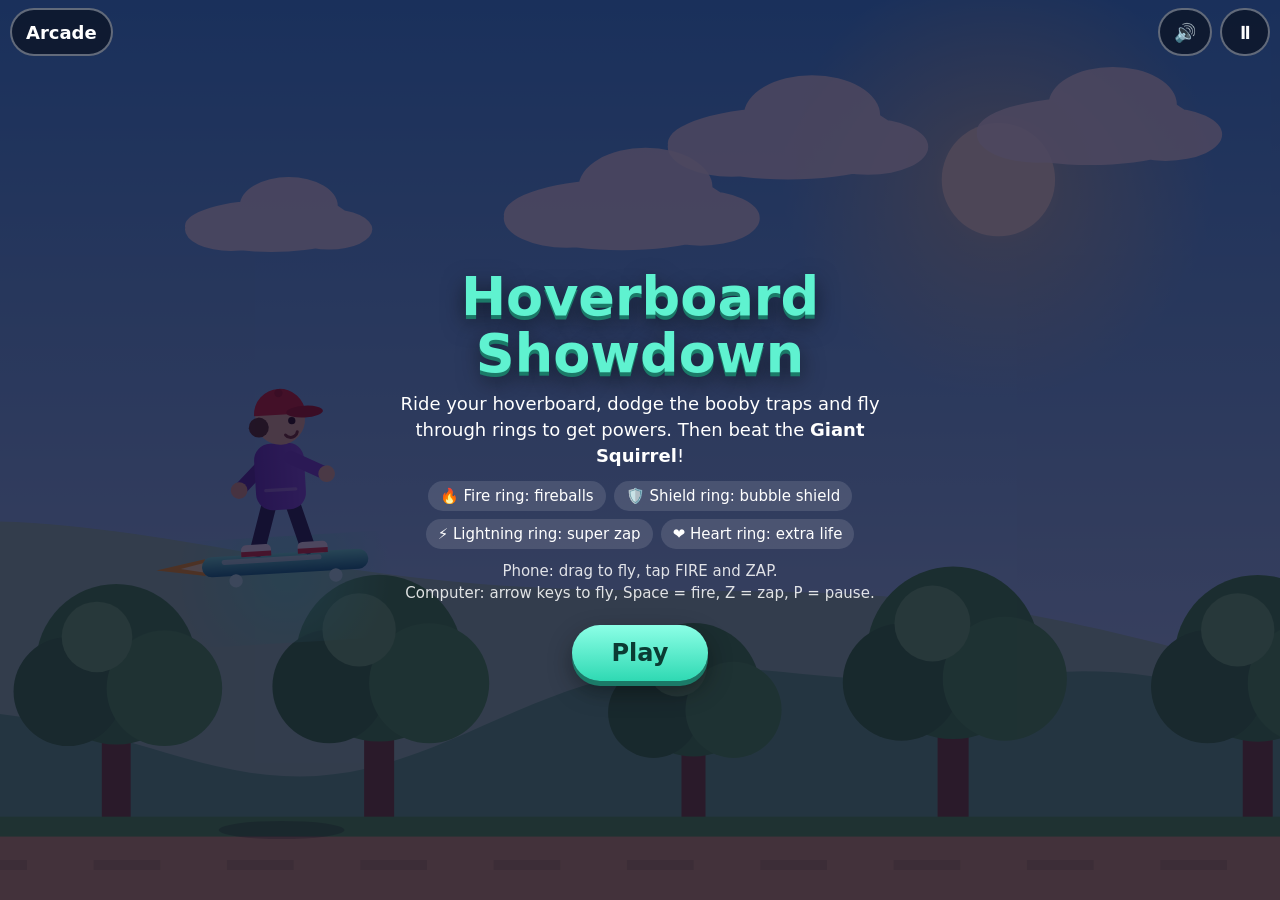
<file: games/hoverboard-showdown/index.html>
<!doctype html>
<html lang="en">
<head>
<meta charset="utf-8">
<meta name="viewport" content="width=device-width, initial-scale=1, maximum-scale=1, user-scalable=no, viewport-fit=cover">
<title>Hoverboard Showdown</title>
<!--
  Sunbeam Arcade game. Made by Lollipops.
  One self-contained file: no outside scripts, fonts, images or network calls.
-->
<style>
  :root { --bg:#1a1238; --ink:#fff; --accent:#5ff2d0; }
  * { box-sizing: border-box; }
  html, body { margin:0; height:100%; background:var(--bg); color:var(--ink);
    font-family:"Trebuchet MS","Segoe UI",system-ui,sans-serif; overflow:hidden;
    touch-action:none; user-select:none; -webkit-user-select:none; -webkit-tap-highlight-color:transparent; }
  canvas { display:block; width:100vw; height:100vh; height:100dvh; }
  .topbar { position:fixed; top:0; left:0; right:0; display:flex; justify-content:space-between; align-items:center;
    padding:max(8px, env(safe-area-inset-top)) max(10px, env(safe-area-inset-right)) 0 max(10px, env(safe-area-inset-left));
    pointer-events:none; z-index:5; }
  .grp { display:flex; gap:8px; pointer-events:auto; }
  .tbtn { font:inherit; font-size:18px; font-weight:800; color:#fff; background:rgba(0,0,0,0.45); border:2px solid rgba(255,255,255,0.35);
    border-radius:999px; min-width:48px; height:48px; padding:0 14px; display:inline-flex; align-items:center; justify-content:center;
    cursor:pointer; text-decoration:none; }
  .tbtn:active { transform:scale(0.94); }
  .overlay { position:fixed; inset:0; display:flex; align-items:center; justify-content:center; text-align:center;
    background:rgba(15,8,40,0.74); padding:68px 18px 18px; overflow:auto; }
  .overlay[hidden] { display:none; }
  .panel { max-width:540px; margin:auto; }
  .panel h1 { margin:0 0 8px; font-size:clamp(30px,7vw,54px); color:var(--accent); line-height:1.05;
    text-shadow:0 4px 0 #1b7a68, 0 8px 22px rgba(0,0,0,0.6); }
  .panel p { margin:6px 0; font-size:clamp(15px,2.3vw,18px); line-height:1.45; }
  .rings { display:flex; flex-wrap:wrap; justify-content:center; gap:8px; margin:12px 0; }
  .rings span { background:rgba(255,255,255,0.12); border-radius:999px; padding:6px 12px; font-size:15px; }
  .small { opacity:0.85; font-size:15px !important; }
  .play { font:inherit; font-size:24px; font-weight:800; margin-top:14px; padding:14px 40px; border:0; border-radius:999px;
    background:linear-gradient(#8cffe6,#2fd9b3); color:#0b3b33; cursor:pointer; box-shadow:0 5px 0 #1b7a68, 0 10px 24px rgba(0,0,0,0.4); }
  .play:active { transform:translateY(3px); box-shadow:0 2px 0 #1b7a68; }
</style>
</head>
<body>
<canvas id="c"></canvas>

<div class="topbar">
  <div class="grp"><a class="tbtn" id="home" href="../../">Arcade</a></div>
  <div class="grp">
    <button class="tbtn" id="mute" aria-label="Sound on or off">🔊</button>
    <button class="tbtn" id="pause" aria-label="Pause">⏸</button>
  </div>
</div>

<div class="overlay" id="menu">
  <div class="panel">
    <h1 id="title">Hoverboard<br>Showdown</h1>
    <p id="msg"></p>
    <div id="info">
      <p>Ride your hoverboard, dodge the booby traps and fly through rings to get powers. Then beat the <b>Giant Squirrel</b>!</p>
      <div class="rings">
        <span>🔥 Fire ring: fireballs</span>
        <span>🛡️ Shield ring: bubble shield</span>
        <span>⚡ Lightning ring: super zap</span>
        <span>❤️ Heart ring: extra life</span>
      </div>
    </div>
    <p class="small">Phone: drag to fly, tap FIRE and ZAP.<br>Computer: arrow keys to fly, Space = fire, Z = zap, P = pause.</p>
    <p id="best" class="small"></p>
    <button class="play" id="play">Play</button>
  </div>
</div>

<script>
(() => {
  // ===== SETTINGS =====
  const GAME_ID = 'hoverboard-showdown';   // must match the folder name (used for saving)
  const PORTAL_BUILD = false;              // true for CrazyGames / itch.io uploads. Hides the Arcade link.

  // ===== SHELL: screen, saving, sound, pause =====
  const cv = document.getElementById('c');
  const ctx = cv.getContext('2d');
  let W = 0, H = 0, DPR = 1, S = 1, VW = 960, VH = 540;   // VW/VH = game world size in game units

  if (PORTAL_BUILD) document.getElementById('home').remove();

  const store = {
    get(k, d) { try { const v = localStorage.getItem(GAME_ID + ':' + k); return v === null ? d : JSON.parse(v); } catch (e) { return d; } },
    set(k, v) { try { localStorage.setItem(GAME_ID + ':' + k, JSON.stringify(v)); } catch (e) {} }
  };

  // Sound: made in code, no audio files. Only starts after the player taps Play.
  let audio = null, muted = store.get('muted', false);
  const muteBtn = document.getElementById('mute');
  const showMute = () => { muteBtn.textContent = muted ? '🔇' : '🔊'; };
  showMute();
  muteBtn.onclick = () => { muted = !muted; store.set('muted', muted); showMute(); muteBtn.blur(); };
  const soundOn = () => !muted && audio && audio.state === 'running';
  function tone(freq, dur = 0.1, type = 'sine', vol = 0.15, delay = 0, slideTo = 0) {
    if (!soundOn()) return;
    const t0 = audio.currentTime + delay;
    const o = audio.createOscillator(), g = audio.createGain();
    o.type = type; o.frequency.setValueAtTime(freq, t0);
    if (slideTo) o.frequency.exponentialRampToValueAtTime(slideTo, t0 + dur);
    g.gain.setValueAtTime(vol, t0);
    g.gain.exponentialRampToValueAtTime(0.0001, t0 + dur);
    o.connect(g).connect(audio.destination); o.start(t0); o.stop(t0 + dur + 0.02);
  }
  let noiseBuf = null;
  function noise(dur = 0.3, vol = 0.2, delay = 0, freq = 1500) {
    if (!soundOn()) return;
    if (!noiseBuf) {
      noiseBuf = audio.createBuffer(1, audio.sampleRate, audio.sampleRate);
      const d = noiseBuf.getChannelData(0);
      for (let i = 0; i < d.length; i++) d[i] = Math.random() * 2 - 1;
    }
    const t0 = audio.currentTime + delay;
    const src = audio.createBufferSource(); src.buffer = noiseBuf;
    const f = audio.createBiquadFilter(); f.type = 'lowpass'; f.frequency.value = freq;
    const g = audio.createGain(); g.gain.setValueAtTime(vol, t0); g.gain.exponentialRampToValueAtTime(0.0001, t0 + dur);
    src.connect(f).connect(g).connect(audio.destination); src.start(t0); src.stop(t0 + dur + 0.02);
  }
  const sfx = {
    start: () => { tone(392, 0.1, 'triangle', 0.14); tone(523, 0.1, 'triangle', 0.14, 0.09); tone(784, 0.18, 'triangle', 0.14, 0.18); },
    ring: k => {
      if (k === 'fire') { tone(523, 0.08, 'triangle', 0.14); tone(784, 0.12, 'triangle', 0.14, 0.07); }
      else if (k === 'shield') { tone(440, 0.1, 'sine', 0.14); tone(660, 0.1, 'sine', 0.14, 0.08); tone(880, 0.16, 'sine', 0.14, 0.16); }
      else if (k === 'zap') { tone(880, 0.08, 'square', 0.06); tone(1320, 0.14, 'square', 0.06, 0.07); }
      else { [523, 659, 784, 1047].forEach((f, i) => tone(f, 0.12, 'sine', 0.14, i * 0.06)); }
    },
    fire: () => { noise(0.12, 0.08, 0, 2600); tone(320, 0.12, 'triangle', 0.06, 0, 700); },
    zap: () => { noise(0.7, 0.3, 0, 2400); tone(110, 0.5, 'sawtooth', 0.12, 0, 40); },
    boom: () => noise(0.25, 0.16, 0, 900),
    hit: () => tone(300, 0.3, 'square', 0.1, 0, 90),
    pop: () => tone(700, 0.14, 'sine', 0.14, 0, 1500),
    dud: () => tone(150, 0.08, 'square', 0.05),
    bossHit: () => tone(240, 0.07, 'square', 0.07, 0, 160),
    block: () => tone(1500, 0.08, 'triangle', 0.08),
    roar: () => { tone(150, 0.8, 'sawtooth', 0.13, 0, 60); tone(110, 0.8, 'square', 0.05, 0, 50); noise(0.7, 0.12, 0, 600); },
    warn: () => { tone(880, 0.09, 'square', 0.06); tone(880, 0.09, 'square', 0.06, 0.16); },
    toss: () => tone(420, 0.08, 'triangle', 0.06, 0, 260),
    shieldUp: () => tone(300, 0.35, 'sine', 0.1, 0, 900),
    squeak: () => { tone(900, 0.2, 'sine', 0.12, 0, 1800); tone(1100, 0.25, 'sine', 0.12, 0.25, 2000); },
    win: () => { [523, 659, 784, 1047, 784, 1047].forEach((f, i) => tone(f, i === 5 ? 0.4 : 0.14, 'triangle', 0.15, i * 0.13)); },
    over: () => { tone(392, 0.18, 'triangle', 0.15); tone(311, 0.18, 'triangle', 0.15, 0.17); tone(233, 0.45, 'triangle', 0.15, 0.34); },
  };

  // Pause: button, P or Esc, and auto-pause when the tab is hidden or loses focus.
  let running = false, paused = false;
  const pauseBtn = document.getElementById('pause');
  function togglePause(force) {
    if (!running) return;
    paused = force !== undefined ? force : !paused;
    pauseBtn.textContent = paused ? '▶' : '⏸';
    pauseBtn.setAttribute('aria-label', paused ? 'Resume' : 'Pause');
    releaseInputs();
    if (audio) { try { paused ? audio.suspend() : audio.resume(); } catch (e) {} }
  }
  pauseBtn.onclick = () => { togglePause(); pauseBtn.blur(); };
  document.addEventListener('visibilitychange', () => { if (document.hidden) togglePause(true); });
  addEventListener('blur', () => togglePause(true));

  // ===== HELPERS =====
  const rnd = (i, s = 0) => { const v = Math.sin(i * 127.1 + s * 311.7) * 43758.5453; return v - Math.floor(v); };
  const clamp = (v, a, b) => Math.max(a, Math.min(b, v));
  const dist = (ax, ay, bx, by) => Math.hypot(ax - bx, ay - by);
  const rgbCache = {};
  function rgb(h) { if (!rgbCache[h]) { const n = parseInt(h.slice(1), 16); rgbCache[h] = [n >> 16 & 255, n >> 8 & 255, n & 255]; } return rgbCache[h]; }
  function mix(a, b, t) { const A = rgb(a), B = rgb(b); return `rgb(${A.map((v, i) => Math.round(v + (B[i] - v) * t)).join(',')})`; }
  function rr(x, y, w, h, r) {
    r = Math.min(r, w / 2, h / 2);
    ctx.beginPath();
    ctx.moveTo(x + r, y); ctx.arcTo(x + w, y, x + w, y + h, r); ctx.arcTo(x + w, y + h, x, y + h, r);
    ctx.arcTo(x, y + h, x, y, r); ctx.arcTo(x, y, x + w, y, r); ctx.closePath();
  }
  function ell(x, y, rx, ry, col, rot = 0) { ctx.fillStyle = col; ctx.beginPath(); ctx.ellipse(x, y, Math.abs(rx), Math.abs(ry), rot, 0, Math.PI * 2); ctx.fill(); }
  function circ(x, y, r, col) { ctx.fillStyle = col; ctx.beginPath(); ctx.arc(x, y, Math.abs(r), 0, Math.PI * 2); ctx.fill(); }

  // ===== THE GAME =====
  const RUN_TIME = 50;     // seconds of booby traps before the squirrel arrives
  const BOSS_HP = 40;
  const RINGS = {
    fire:   { col: '#ff5a2a', glow: '255,120,40' },
    shield: { col: '#3fa9ff', glow: '80,170,255' },
    zap:    { col: '#ffd21f', glow: '255,220,60' },
    heart:  { col: '#ff4f8b', glow: '255,90,150' },
  };

  const menu = document.getElementById('menu');
  const titleEl = document.getElementById('title');
  const msgEl = document.getElementById('msg');
  const infoEl = document.getElementById('info');
  const bestEl = document.getElementById('best');
  const playBtn = document.getElementById('play');
  let best = store.get('best', 0);
  const showBest = () => { bestEl.textContent = best ? 'Best score: ' + best : ''; };
  showBest();

  let phase = 'title', phaseT = 0, runT = 0, clock = 0;
  let score = 0, lives = 3, invuln = 0, shieldT = 0, fireAmmo = 0, zaps = 0, fireCd = 0, hintCd = 0;
  const player = { x: 150, y: 300, vy: 0, tilt: 0 };
  let traps = [], rings = [], shots = [], foes = [], walls = [], parts = [], texts = [], bolts = [];
  let trapT = 0, ringT = 0, scroll = 0, worldV = 300, bossMix = 0;
  let flashA = 0, flashCol = '255,255,255', shake = 0, banner = null, tip = null, boss = null;
  let calmStarted = false, firstRing = false, told = {}, lastInput = 'touch';
  let GROUND = 490, minY = 140, maxY = 440;
  let hudLeft = 12, hudTop = 8, hudRight = 300;
  const fireBtn = { x: 0, y: 0, r: 46 }, zapBtn = { x: 0, y: 0, r: 38 };

  function resize() {
    DPR = Math.min(window.devicePixelRatio || 1, 2);
    W = innerWidth; H = innerHeight;
    cv.width = Math.round(W * DPR); cv.height = Math.round(H * DPR);
    S = Math.min(H / 540, W / 620);
    VW = W / S; VH = H / S;
    const mr = muteBtn.getBoundingClientRect();
    const hb = document.getElementById('home');
    hudTop = mr.top || 8; hudRight = mr.left - 10;
    hudLeft = hb ? hb.getBoundingClientRect().right + 10 : 12;
    GROUND = VH - 50;
    minY = (hudTop + 84) / S + 70;
    maxY = GROUND - 44;
    if (maxY - minY < 180) minY = maxY - 180;
    fireBtn.x = W - 66; fireBtn.y = H - 72;
    zapBtn.x = W - 168; zapBtn.y = H - 62;
    player.y = clamp(player.y, minY, maxY);
  }
  addEventListener('resize', resize);

  const bossR = () => clamp(Math.min(VH * 0.18, VW * 0.17), 80, 140);
  const bossHome = () => VW - bossR() * 1.3;
  const pHit = () => ({ x: player.x, y: player.y - 12, r: 20 });
  const showBanner = (text, t, col) => { banner = { text, t, max: t, col }; };
  const showTip = (text, t = 3.2) => { tip = { text, t }; };

  function burst(x, y, cols, n = 16, size = 5, speed = 260) {
    for (let i = 0; i < n; i++) {
      const a = Math.random() * Math.PI * 2, s = speed * (0.4 + Math.random() * 0.8);
      parts.push({ x, y, vx: Math.cos(a) * s, vy: Math.sin(a) * s - 60, life: 0.7, max: 0.7, col: cols[i % cols.length], size, grav: 500 });
    }
  }
  const text = (x, y, t, col, size = 26) => texts.push({ x, y, t, col, size, life: 1.1 });

  // ---------- start / end ----------
  function start() {
    if (!audio) { try { audio = new (window.AudioContext || window.webkitAudioContext)(); } catch (e) {} }
    if (audio && audio.state === 'suspended') { try { audio.resume(); } catch (e) {} }
    phase = 'run'; phaseT = 0; runT = 0;
    score = 0; lives = 3; invuln = 0; shieldT = 0; fireAmmo = 0; zaps = 0; fireCd = 0; hintCd = 0;
    traps = []; rings = []; shots = []; foes = []; walls = []; parts = []; texts = []; bolts = [];
    trapT = 2.6; ringT = 3.2; worldV = 300; bossMix = 0; boss = null; flashA = 0; shake = 0;
    calmStarted = false; firstRing = false; told = {};
    player.x = Math.max(100, VW * 0.18); player.y = (minY + maxY) / 2; player.vy = 0; player.tilt = 0;
    showBanner('GO!', 1.2, '#5ff2d0');
    showTip(lastInput === 'key' ? 'Arrow keys to fly!' : 'Drag anywhere to fly!', 3.5);
    menu.hidden = true; running = true; paused = false; pauseBtn.textContent = '⏸';
    playBtn.blur();
    setTimeout(() => sfx.start(), 30);
  }
  playBtn.onclick = start;

  function finish(won) {
    running = false; releaseInputs();
    let extra = '';
    if (won) {
      const bonus = 1000 + lives * 200;
      score += bonus;
      extra = `Squirrel bonus: <b>${bonus}</b><br>`;
    }
    const newBest = score > best;
    if (newBest) { best = score; store.set('best', best); }
    showBest();
    if (won) {
      phase = 'win'; sfx.win();
      titleEl.textContent = 'You Win!';
      msgEl.innerHTML = `You beat the Giant Squirrel! It shrank back to a tiny squirrel and ran home to its tree.<br>${extra}Final score: <b>${score}</b>` + (newBest ? '<br>New best score!' : '');
    } else {
      phase = 'over'; sfx.over();
      titleEl.textContent = 'Oh no!';
      msgEl.innerHTML = (boss ? 'The Giant Squirrel won this time. Grab more rings and try again!' : 'The booby traps got you!') +
        `<br>Score: <b>${score}</b>` + (newBest ? '<br>New best score!' : '');
    }
    infoEl.hidden = true;
    playBtn.textContent = 'Play again';
    menu.hidden = false;
  }

  // ---------- spawning ----------
  function spawnTrap() {
    const types = ['spike'];
    if (runT > 7) types.push('laser');
    if (runT > 15) types.push('mace');
    if (runT > 23) types.push('rocket');
    if (runT > 32) types.push('spike', 'laser', 'mace');
    const ty = types[Math.floor(Math.random() * types.length)];
    const x = VW + 70, span = maxY - minY;
    if (ty === 'spike') {
      const by = minY + Math.random() * span;
      traps.push({ type: 'spike', x, y: by, baseY: by, r: 24, bobA: Math.random() < 0.5 ? 0 : Math.min(70, span * 0.22), bobW: 1.5 + Math.random(), ph: Math.random() * 6.28 });
    } else if (ty === 'laser') {
      const L = Math.min(240, span * 0.5);
      const y1 = minY - 30 + Math.random() * (span + 60 - L);
      traps.push({ type: 'laser', x, y1, y2: y1 + L, tt: Math.random() * 0.8 });
    } else if (ty === 'mace') {
      const len = span * (0.4 + Math.random() * 0.4) + 60;
      traps.push({ type: 'mace', x, pivotY: minY - 70, len, w: 1.6 + Math.random() * 0.8, ph: Math.random() * 6.28, r: 26, bx: x, by: minY });
    } else {
      traps.push({ type: 'rocket', x: VW - 36, y: player.y - 12, warn: 1.3, r: 20, launched: false });
      sfx.warn();
    }
  }

  function spawnRing(kind, y, x) {
    rings.push({ kind, x: x !== undefined ? x : VW + 60, y: y !== undefined ? y : minY + Math.random() * (maxY - minY), ph: Math.random() * 6, grow: x !== undefined ? 0 : 1 });
  }
  function pickRunRing() {
    const r = Math.random();
    if (r < 0.45) return 'fire';
    if (r < 0.65) return 'shield';
    if (r < 0.85) return 'zap';
    return lives < 5 ? 'heart' : 'fire';
  }

  function startIntro() {
    phase = 'intro'; phaseT = 0;
    const R = bossR();
    boss = { x: VW + R * 3, y: (minY + maxY) / 2, hp: BOSS_HP, max: BOSS_HP, atkT: 1.4, flash: 0, shieldT: 0, swish: 0, anim: 0,
      throwQ: 0, throwT: 0, dash: null, angry: false, scale: 1, spin: 0, last: '', ringN: 0, defeated: false };
    traps = [];
    showBanner('GIANT SQUIRREL!', 2.8, '#ff9b3d');
    sfx.roar(); shake = 0.6;
    ringT = 0.9;
  }

  // ---------- actions ----------
  const canAct = () => running && (phase === 'run' || phase === 'intro' || phase === 'boss');
  function shoot() {
    if (fireAmmo > 0) {
      fireAmmo--; fireCd = 0.2;
      shots.push({ x: player.x + 40, y: player.y - 22, vx: 820, r: 12 });
      sfx.fire();
    } else {
      fireCd = 0.5; sfx.dud();
      if (hintCd <= 0) { showTip('Fly through a FIRE ring to get fireballs!', 2); hintCd = 2; }
    }
  }
  function zap() {
    if (!canAct() || paused) return;
    if (zaps <= 0) { sfx.dud(); if (hintCd <= 0) { showTip('Fly through a LIGHTNING ring to get a zap!', 2); hintCd = 2; } return; }
    zaps--; flashA = 0.7; flashCol = '255,245,170'; shake = 0.3; sfx.zap();
    const p = pHit();
    for (const tr of traps) {
      const c = trapCenter(tr);
      bolts.push({ x1: p.x, y1: p.y, x2: c.x, y2: c.y, t: 0.4 });
      burst(c.x, c.y, ['#ffe066', '#ffffff', '#9aa3b5'], 12, 5);
      score += 15;
    }
    traps = [];
    for (const f of foes) { burst(f.x, f.y, ['#c98a3f', '#ffe066'], 8, 4); score += 5; }
    foes = [];
    for (const w of walls) burst(w.x, w.gapY, ['#e0782a', '#f0a640'], 14, 6);
    walls = [];
    if (boss && phase === 'boss' && !boss.defeated && boss.x < VW) {
      const R = bossR();
      bolts.push({ x1: p.x, y1: p.y, x2: boss.x - R * 0.15, y2: boss.y - R * 0.3, t: 0.45, big: true });
      damageBoss(8, true);
    }
  }

  function hurt() {
    if (invuln > 0) return;
    const p = pHit();
    if (shieldT > 0) {
      shieldT = 0; invuln = 1.1; sfx.pop();
      burst(p.x, p.y, ['#bfe6ff', '#3fa9ff', '#ffffff'], 22, 6);
      text(p.x, p.y - 50, 'SHIELD SAVED YOU!', '#9fd8ff', 22);
      return;
    }
    lives--; invuln = 1.8; shake = 0.4; flashA = 0.5; flashCol = '255,60,60';
    sfx.hit();
    burst(p.x, p.y, ['#ffdd55', '#ffffff', '#ff7a7a'], 18, 6);
    text(p.x, p.y - 50, 'OUCH!', '#ffdd55', 30);
    if (lives <= 0) finish(false);
  }

  function collectRing(rg) {
    score += 10;
    const c = RINGS[rg.kind];
    burst(rg.x, rg.y, [c.col, '#ffffff', c.col], 18, 5);
    sfx.ring(rg.kind);
    if (rg.kind === 'fire') { fireAmmo = Math.min(30, fireAmmo + 6); text(rg.x, rg.y - 40, '+6 FIREBALLS', '#ffb36b', 22); }
    else if (rg.kind === 'shield') { shieldT = 10; text(rg.x, rg.y - 40, 'SHIELD!', '#9fd8ff', 24); }
    else if (rg.kind === 'zap') { zaps = Math.min(3, zaps + 1); text(rg.x, rg.y - 40, '+1 ZAP!', '#ffe066', 24); }
    else { lives = Math.min(5, lives + 1); text(rg.x, rg.y - 40, '+1 LIFE!', '#ff8fb1', 24); }
    if (!told[rg.kind]) {
      told[rg.kind] = true;
      const k = lastInput === 'key';
      if (rg.kind === 'fire') showTip(k ? 'Press SPACE to shoot fireballs!' : 'Tap FIRE to shoot fireballs!');
      if (rg.kind === 'zap') showTip(k ? 'Press Z to zap everything on screen!' : 'Tap ZAP to zap everything on screen!');
      if (rg.kind === 'shield') showTip('The bubble blocks one hit!');
    }
  }

  function trapCenter(tr) {
    if (tr.type === 'laser') return { x: tr.x, y: (tr.y1 + tr.y2) / 2 };
    if (tr.type === 'mace') return { x: tr.bx, y: tr.by };
    return { x: tr.x, y: tr.y };
  }
  function destroyTrap(tr) {
    const c = trapCenter(tr);
    burst(c.x, c.y, ['#9aa3b5', '#ffb020', '#ffffff'], 16, 6);
    text(c.x, c.y - 30, '+15', '#ffffff', 22);
    score += 15; sfx.boom();
  }

  function damageBoss(d, isZap) {
    const b = boss, R = bossR();
    if (b.shieldT > 0) {
      if (!isZap) { sfx.block(); return false; }
      b.shieldT = 0;
      text(b.x - R * 0.3, b.y - R * 1.4, 'SHIELD BROKEN!', '#ffe066', 24);
    }
    b.hp -= d; b.flash = 0.15; score += 5 * d;
    sfx.bossHit();
    text(b.x - R * 0.4 + (Math.random() - 0.5) * 40, b.y - R * 1.1, '-' + d, '#ffffff', 26);
    if (b.hp <= 0) {
      b.hp = 0; b.defeated = true; phase = 'defeat'; phaseT = 0;
      foes.forEach(f => burst(f.x, f.y, ['#c98a3f'], 6, 4)); foes = []; walls = [];
      b.dash = null; b.shieldT = 0; b.throwQ = 0;
      score += 500;
      burst(b.x, b.y - R * 0.3, ['#ffe066', '#ffffff', '#ff9b3d', '#5ff2d0'], 50, 8, 420);
      showBanner('YOU DID IT!', 2.6, '#ffd21f');
      sfx.squeak();
    }
    return true;
  }

  // ---------- boss brain ----------
  function chooseAttack(b, p2) {
    const list = p2 ? ['acorns', 'tail', 'rain', 'dash', 'acorns', 'tail'] : ['acorns', 'tail', 'rain', 'acorns'];
    if (p2 && b.shieldT <= 0) list.push('shield');
    let a;
    do { a = list[Math.floor(Math.random() * list.length)]; } while (a === b.last && Math.random() < 0.8);
    b.last = a;
    const R = bossR();
    if (a === 'acorns') { b.throwQ = p2 ? 5 : 3; b.throwT = 0.2; b.atkT = p2 ? 1.9 : 2.6; }
    else if (a === 'tail') {
      b.swish = 0.8;
      const gapH = p2 ? 175 : 205;
      walls.push({ x: b.x - R * 0.7, gapY: minY + gapH / 2 - 30 + Math.random() * Math.max(0, maxY - minY - gapH + 60), gapH, v: p2 ? 370 : 310 });
      noise(0.5, 0.12, 0, 800);
      b.atkT = p2 ? 2.1 : 2.9;
    } else if (a === 'rain') {
      const n = p2 ? 7 : 5, span = Math.min(VW * 0.62, bossHome() - R - 60);
      for (let i = 0; i < n; i++) {
        const x = 50 + (i + 0.2 + Math.random() * 0.6) / n * span;
        foes.push({ kind: 'rain', x, y: minY - 90, vy: 250, r: 17, rot: 0, warn: 0.95 + i * 0.07 });
      }
      sfx.toss();
      b.atkT = p2 ? 2.2 : 2.9;
    } else if (a === 'dash') {
      b.dash = { stage: 'warn', t: 1.25, y: clamp(player.y - 12, minY, maxY) };
      sfx.warn();
      b.atkT = 1.0;
    } else {
      b.shieldT = 4; sfx.shieldUp();
      text(b.x - R * 0.3, b.y - R * 1.5, 'ACORN SHIELD!', '#ffe066', 24);
      b.atkT = 1.0;
    }
  }

  function updateBoss(dt) {
    const b = boss, R = bossR(), homeX = bossHome();
    b.anim += dt; b.flash = Math.max(0, b.flash - dt); b.shieldT = Math.max(0, b.shieldT - dt); b.swish = Math.max(0, b.swish - dt);
    if (phase === 'intro') {
      b.x += (homeX - b.x) * Math.min(1, dt * 1.6);
      b.y += ((minY + maxY) / 2 - b.y) * Math.min(1, dt * 2);
      return;
    }
    if (phase === 'defeat') {
      const t = phaseT;
      if (t < 1.4) {
        b.spin = t * 12; b.scale = 1 - (t / 1.4) * 0.78;
        if (Math.random() < 0.3) burst(b.x, b.y - R * 0.3, ['#ffe066', '#ffffff'], 3, 5, 300);
      } else {
        b.spin = 0; b.scale = 0.22;
        b.x += 430 * dt;
        b.y += (maxY + 20 - b.y) * Math.min(1, dt * 5);
      }
      if (t > 3.4) finish(true);
      return;
    }
    const p2 = b.hp <= b.max / 2;
    if (p2 && !b.angry) {
      b.angry = true; showBanner('SQUIRREL IS SUPER MAD!', 2.2, '#ff6b4a'); sfx.roar(); shake = 0.5;
      b.atkT = Math.max(b.atkT, 1.4);
    }
    if (b.dash) {
      const d = b.dash;
      if (d.stage === 'warn') {
        d.t -= dt;
        b.y += (d.y - b.y) * Math.min(1, dt * 6);
        if (d.t <= 0) { d.stage = 'go'; sfx.roar(); }
      } else if (d.stage === 'go') {
        b.x -= 1150 * dt;
        if (b.x < -R * 2.5) { b.x = VW + R * 2.5; b.y = (minY + maxY) / 2; b.dash = null; b.atkT = 1.4; }
      }
    } else {
      const ty = clamp((player.y - 12) * 0.45 + (minY + maxY) / 2 * 0.55 + Math.sin(b.anim * 0.9) * 50, minY + R * 0.2, maxY - R * 0.1);
      b.y += (ty - b.y) * Math.min(1, dt * 1.4);
      b.x += (homeX - b.x) * Math.min(1, dt * 2.2);
      if (b.throwQ > 0) {
        b.throwT -= dt;
        if (b.throwT <= 0) {
          const px = b.x - R * 0.55, py = b.y - R * 0.12, p = pHit();
          const a = Math.atan2(p.y - py, p.x - px) + (p2 ? (Math.random() - 0.5) * 0.3 : 0);
          const sp = p2 ? 430 : 360;
          foes.push({ kind: 'acorn', x: px, y: py, vx: Math.cos(a) * sp, vy: Math.sin(a) * sp, r: 15, rot: 0 });
          sfx.toss();
          b.throwQ--; b.throwT = p2 ? 0.2 : 0.3;
        }
      } else {
        b.atkT -= dt;
        if (b.atkT <= 0 && b.x < homeX + 40) chooseAttack(b, p2);
      }
    }
    // bumping into the squirrel hurts
    const p = pHit();
    if (dist(p.x, p.y, b.x - R * 0.12, b.y - R * 0.3) < R * 0.75 + p.r) hurt();
  }

  // ---------- update ----------
  function update(dt) {
    clock += dt; phaseT += dt;
    if (phase === 'run') { runT += dt; worldV = Math.min(470, 300 + runT * 3.4); }
    else worldV += (240 - worldV) * Math.min(1, dt * 2);
    scroll += worldV * dt;
    const bossTarget = (phase === 'run' && runT < RUN_TIME - 4) ? 0 : 1;
    bossMix += (bossTarget - bossMix) * Math.min(1, dt * 0.7);

    movePlayer(dt);
    invuln = Math.max(0, invuln - dt); shieldT = Math.max(0, shieldT - dt);
    fireCd -= dt; hintCd -= dt;
    flashA = Math.max(0, flashA - dt * 2); shake = Math.max(0, shake - dt);
    if (banner) { banner.t -= dt; if (banner.t <= 0) banner = null; }
    if (tip) { tip.t -= dt; if (tip.t <= 0) tip = null; }

    const fireDown = keys[' '] || keys.f || keys.F || keys.j || keys.J || fireHeld();
    if (fireDown && fireCd <= 0 && canAct()) shoot();

    // phase flow
    if (phase === 'run') {
      trapT -= dt; ringT -= dt;
      if (!firstRing && runT > 1.4) { firstRing = true; spawnRing('fire', (minY + maxY) / 2); showTip('Fly through rings to get powers!', 3); }
      if (runT < RUN_TIME) {
        if (trapT <= 0) { spawnTrap(); trapT = Math.max(0.75, 1.55 - runT * 0.016) * (0.8 + Math.random() * 0.4); ringT = Math.max(ringT, 0.45); }
        if (ringT <= 0) { spawnRing(pickRunRing()); ringT = 1.7 + Math.random() * 1.2; trapT = Math.max(trapT, 0.4); }
      } else {
        if (!calmStarted) {
          calmStarted = true;
          showBanner('Something BIG is coming...', 3, '#ffe066');
          spawnRing('fire', minY + (maxY - minY) * 0.3);
          spawnRing('zap', minY + (maxY - minY) * 0.7, VW + 260);
        }
        if (runT > RUN_TIME + 3.6) startIntro();
      }
    } else if (phase === 'intro' || phase === 'boss') {
      if (phase === 'intro' && phaseT > 2.8) { phase = 'boss'; phaseT = 0; }
      ringT -= dt;
      if (ringT <= 0 && boss) {
        boss.ringN++;
        const n = boss.ringN;
        let k = 'fire';
        if (n % 5 === 0) k = 'zap';
        else if (n % 7 === 3) k = 'shield';
        else if (lives < 3 && n % 6 === 2) k = 'heart';
        spawnRing(k, undefined, Math.min(VW + 40, bossHome() - bossR() * 1.1));
        ringT = 2.0;
      }
    }
    if (boss) updateBoss(dt);
    if (!running) return;

    const p = pHit();
    const live = phase === 'run' || phase === 'boss' || phase === 'intro';

    // traps
    for (const tr of traps) {
      if (tr.type === 'rocket') {
        if (!tr.launched) {
          tr.warn -= dt;
          if (tr.warn > 0.5) tr.y += (p.y - tr.y) * Math.min(1, dt * 3);
          if (tr.warn <= 0) { tr.launched = true; noise(0.4, 0.1, 0, 1800); }
        } else tr.x -= (worldV + 560) * dt;
      } else tr.x -= worldV * dt;
      if (tr.type === 'spike') tr.y = tr.baseY + Math.sin(clock * tr.bobW + tr.ph) * tr.bobA;
      if (tr.type === 'laser') { tr.tt += dt; const c = tr.tt % 3; tr.warnOn = c >= 1.2 && c < 1.7; tr.on = c >= 1.7; }
      if (tr.type === 'mace') { const a = Math.sin(clock * tr.w + tr.ph) * 0.95; tr.bx = tr.x + Math.sin(a) * tr.len; tr.by = tr.pivotY + Math.cos(a) * tr.len; }
      if (!live) continue;
      let hit = false;
      if (tr.type === 'spike') hit = dist(p.x, p.y, tr.x, tr.y) < tr.r + p.r - 4;
      else if (tr.type === 'laser') hit = tr.on && Math.abs(p.x - tr.x) < 6 + p.r * 0.7 && p.y > tr.y1 - p.r * 0.5 && p.y < tr.y2 + p.r * 0.5;
      else if (tr.type === 'mace') hit = dist(p.x, p.y, tr.bx, tr.by) < tr.r + p.r - 4;
      else if (tr.launched) hit = dist(p.x, p.y, tr.x, tr.y) < tr.r + p.r - 4;
      if (hit) { hurt(); if (!running) return; }
    }
    traps = traps.filter(tr => !tr.dead && (tr.type === 'mace' ? tr.x > -tr.len - 80 : tr.x > -120));

    // rings
    for (const rg of rings) {
      rg.x -= (phase === 'run' ? worldV : 200) * dt;
      rg.grow = Math.min(1, rg.grow + dt * 4);
      if (live && rg.grow > 0.5 && dist(p.x, p.y, rg.x, rg.y) < 46) { rg.dead = true; collectRing(rg); }
    }
    rings = rings.filter(rg => !rg.dead && rg.x > -60);

    // fireballs
    for (const s of shots) {
      s.x += s.vx * dt;
      if (Math.random() < 0.7) parts.push({ x: s.x - 10, y: s.y + (Math.random() - 0.5) * 8, vx: -120, vy: (Math.random() - 0.5) * 60, life: 0.3, max: 0.3, col: Math.random() < 0.5 ? '#ffb020' : '#ff5a2a', size: 5, grav: 0 });
      for (const tr of traps) {
        if (tr.dead || tr.type === 'laser' || (tr.type === 'rocket' && !tr.launched)) continue;
        const c = trapCenter(tr);
        if (dist(s.x, s.y, c.x, c.y) < (tr.r || 20) + s.r) { tr.dead = true; s.dead = true; destroyTrap(tr); break; }
      }
      if (s.dead) continue;
      for (const f of foes) {
        if (f.dead || (f.kind === 'rain' && f.warn > 0)) continue;
        if (dist(s.x, s.y, f.x, f.y) < f.r + s.r) { f.dead = true; s.dead = true; burst(f.x, f.y, ['#c98a3f', '#6b4423', '#ffe066'], 10, 5); score += 5; sfx.boom(); break; }
      }
      if (s.dead) continue;
      for (const w of walls) {
        if (Math.abs(s.x - w.x) < 24 && Math.abs(s.y - w.gapY) > w.gapH / 2) { s.dead = true; burst(s.x, s.y, ['#e0782a', '#f0a640'], 6, 4); break; }
      }
      if (s.dead) continue;
      if (boss && phase === 'boss' && !boss.defeated) {
        const R = bossR();
        if (dist(s.x, s.y, boss.x - R * 0.12, boss.y - R * 0.3) < R * 0.9 + s.r) {
          s.dead = true;
          if (damageBoss(1, false)) burst(s.x, s.y, ['#ffb020', '#ffffff'], 8, 4);
          else burst(s.x, s.y, ['#ffe066', '#ffffff'], 6, 3);
        }
      }
    }
    traps = traps.filter(tr => !tr.dead);
    shots = shots.filter(s => !s.dead && s.x < VW + 60);

    // squirrel acorns
    for (const f of foes) {
      if (f.kind === 'acorn') { f.x += f.vx * dt; f.y += f.vy * dt; f.rot += dt * 8; }
      else if (f.warn > 0) f.warn -= dt;
      else { f.vy = Math.min(720, f.vy + 1300 * dt); f.y += f.vy * dt; f.rot += dt * 6; }
      if (live && !(f.kind === 'rain' && f.warn > 0) && dist(p.x, p.y, f.x, f.y) < f.r + p.r - 4) {
        f.dead = true; burst(f.x, f.y, ['#c98a3f', '#6b4423'], 8, 4); hurt(); if (!running) return;
      }
    }
    foes = foes.filter(f => !f.dead && f.x > -40 && f.x < VW + 60 && f.y < VH + 40 && f.y > -200);

    // tail whirlwinds
    for (const w of walls) {
      w.x -= w.v * dt;
      if (live && Math.abs(p.x - w.x) < 22 + p.r * 0.8 && Math.abs(p.y - w.gapY) > w.gapH / 2 - p.r * 0.6) { hurt(); if (!running) return; }
    }
    walls = walls.filter(w => w.x > -80);

    for (const b of bolts) b.t -= dt;
    bolts = bolts.filter(b => b.t > 0);
  }

  function updateFx(dt) {
    for (const q of parts) { q.x += q.vx * dt; q.y += q.vy * dt; q.vy += q.grav * dt; q.life -= dt; }
    parts = parts.filter(q => q.life > 0);
    if (parts.length > 400) parts.splice(0, parts.length - 400);
    for (const t of texts) { t.y -= 60 * dt; t.life -= dt; }
    texts = texts.filter(t => t.life > 0);
  }

  // ---------- input ----------
  const keys = {};
  const ptrs = new Map();
  let steerId = null, steer = null;
  const fireHeld = () => { for (const v of ptrs.values()) if (v === 'fire') return true; return false; };
  function releaseInputs() { for (const k in keys) keys[k] = false; ptrs.clear(); steerId = null; steer = null; }

  function movePlayer(dt) {
    const oy = player.y;
    let dx = 0, dy = 0;
    if (keys.ArrowLeft || keys.a || keys.A) dx -= 1;
    if (keys.ArrowRight || keys.d || keys.D) dx += 1;
    if (keys.ArrowUp || keys.w || keys.W) dy -= 1;
    if (keys.ArrowDown || keys.s || keys.S) dy += 1;
    player.x += dx * 440 * dt; player.y += dy * 440 * dt;
    if (steer) {
      player.x += (steer.tx - player.x) * Math.min(1, dt * 16);
      player.y += (steer.ty - player.y) * Math.min(1, dt * 16);
    }
    player.x = clamp(player.x, 60, VW * 0.5);
    player.y = clamp(player.y, minY, maxY);
    player.vy = (player.y - oy) / Math.max(dt, 0.001);
    player.tilt += (clamp(player.vy / 1600, -0.28, 0.28) - player.tilt) * Math.min(1, dt * 10);
  }

  addEventListener('keydown', e => {
    if (e.key === 'p' || e.key === 'P' || e.key === 'Escape') { togglePause(); e.preventDefault(); return; }
    if (e.key === ' ' || e.key.startsWith('Arrow')) e.preventDefault();
    if (!running) { if (e.key === 'Enter') { lastInput = 'key'; start(); } return; }
    if (paused) return;
    keys[e.key] = true; lastInput = 'key';
    if (!e.repeat && 'zZxXkK'.includes(e.key) && e.key.length === 1) zap();
  });
  addEventListener('keyup', e => { keys[e.key] = false; });

  cv.addEventListener('pointerdown', e => {
    lastInput = e.pointerType === 'mouse' ? 'mouse' : 'touch';
    if (!running) return;
    if (paused) { togglePause(false); return; }
    const x = e.clientX, y = e.clientY;
    if (dist(x, y, fireBtn.x, fireBtn.y) < fireBtn.r + 12) ptrs.set(e.pointerId, 'fire');
    else if (dist(x, y, zapBtn.x, zapBtn.y) < zapBtn.r + 12) { ptrs.set(e.pointerId, 'zap'); zap(); }
    else {
      ptrs.set(e.pointerId, 'steer'); steerId = e.pointerId;
      steer = { sx: x, sy: y, px: player.x, py: player.y, tx: player.x, ty: player.y };
    }
    try { cv.setPointerCapture(e.pointerId); } catch (err) {}
  });
  cv.addEventListener('pointermove', e => {
    if (e.pointerId !== steerId || !steer) return;
    const rx = steer.px + (e.clientX - steer.sx) / S * 1.3, ry = steer.py + (e.clientY - steer.sy) / S * 1.3;
    const cx = clamp(rx, 60, VW * 0.5), cy = clamp(ry, minY, maxY);
    steer.px += cx - rx; steer.py += cy - ry;   // re-anchor so the board never feels stuck at an edge
    steer.tx = cx; steer.ty = cy;
  });
  const endPtr = e => { ptrs.delete(e.pointerId); if (e.pointerId === steerId) { steerId = null; steer = null; } };
  cv.addEventListener('pointerup', endPtr);
  cv.addEventListener('pointercancel', endPtr);

  // ---------- drawing: background ----------
  function drawBG() {
    const m = bossMix;
    const g = ctx.createLinearGradient(0, 0, 0, GROUND);
    g.addColorStop(0, mix('#3aa7f0', '#ff7a59', m)); g.addColorStop(1, mix('#c8f1ff', '#ffd98e', m));
    ctx.fillStyle = g; ctx.fillRect(-20, -20, VW + 40, GROUND + 20);
    // sun
    const sx = VW * 0.78, sy = GROUND * (0.22 + m * 0.25);
    const sg = ctx.createRadialGradient(sx, sy, 0, sx, sy, 130);
    sg.addColorStop(0, 'rgba(255,250,215,0.95)'); sg.addColorStop(0.3, 'rgba(255,230,160,0.45)'); sg.addColorStop(1, 'rgba(255,230,160,0)');
    ctx.fillStyle = sg; ctx.fillRect(sx - 130, sy - 130, 260, 260);
    circ(sx, sy, 34, mix('#fffbe0', '#fff1c4', m));
    // clouds
    const cw = VW + 360;
    for (let k = 0; k < 6; k++) {
      const cx = (((rnd(k, 3) * cw - scroll * 0.08) % cw) + cw) % cw - 180;
      const cy = GROUND * (0.12 + rnd(k, 4) * 0.35), s = 0.7 + rnd(k, 5) * 0.8;
      ctx.globalAlpha = 0.85;
      ctx.fillStyle = m > 0.5 ? '#ffe6c8' : '#ffffff';
      ctx.beginPath();
      ctx.ellipse(cx, cy, 60 * s, 18 * s, 0, 0, 7); ctx.ellipse(cx - 28 * s, cy + 2, 32 * s, 15 * s, 0, 0, 7);
      ctx.ellipse(cx + 12 * s, cy - 14 * s, 34 * s, 20 * s, 0, 0, 7); ctx.ellipse(cx + 40 * s, cy + 2, 30 * s, 14 * s, 0, 0, 7);
      ctx.fill();
    }
    ctx.globalAlpha = 1;
    hills(mix('#9ad8b8', '#d08a68', m), 0.12, GROUND - 60, 90, 0.004, 1);
    hills(mix('#62bb8c', '#a85c42', m), 0.28, GROUND - 22, 60, 0.008, 3);
    // trees
    const sp = 170, off = scroll * 0.55;
    for (let i = Math.floor(off / sp) - 1; i < Math.floor((off + VW) / sp) + 2; i++) {
      if (rnd(i, 7) < 0.25) continue;
      const x = i * sp - off + rnd(i, 8) * 60, s = (0.7 + rnd(i, 9) * 0.6) * (1 + m * 0.4);
      ctx.fillStyle = mix('#7a5232', '#5e3a22', m);
      ctx.fillRect(x - 9 * s, GROUND - 70 * s, 18 * s, 72 * s);
      circ(x, GROUND - 95 * s, 50 * s, mix('#3f9d4a', '#d0642a', m));
      circ(x - 30 * s, GROUND - 78 * s, 34 * s, mix('#358a40', '#b9531f', m));
      circ(x + 30 * s, GROUND - 80 * s, 36 * s, mix('#4cae56', '#e98a35', m));
      circ(x - 12 * s, GROUND - 112 * s, 22 * s, mix('#6cc46f', '#f5ae4a', m));
    }
    // ground
    ctx.fillStyle = mix('#4caf50', '#8a9a3a', m); ctx.fillRect(-20, GROUND, VW + 40, 12);
    ctx.fillStyle = mix('#d8b073', '#c99560', m); ctx.fillRect(-20, GROUND + 12, VW + 40, VH - GROUND);
    ctx.fillStyle = 'rgba(0,0,0,0.12)';
    for (let x = -((scroll) % 80); x < VW + 80; x += 80) ctx.fillRect(x, GROUND + 26, 40, 6);
    // hover shadow
    const hgt = clamp((GROUND - player.y) / (GROUND - minY), 0, 1);
    ell(player.x, GROUND + 8, 48 - hgt * 20, 7 - hgt * 3, `rgba(0,0,0,${0.3 - hgt * 0.15})`);
  }
  function hills(col, par, base, amp, f, seed) {
    const off = scroll * par;
    ctx.fillStyle = col;
    ctx.beginPath(); ctx.moveTo(-20, GROUND + 2);
    for (let x = -20; x <= VW + 20; x += 10) {
      const w = x + off;
      ctx.lineTo(x, base - (Math.sin(w * f + seed) * 0.5 + 0.5) * amp - (Math.sin(w * f * 2.3 + seed * 2) * 0.5 + 0.5) * amp * 0.4);
    }
    ctx.lineTo(VW + 20, GROUND + 2); ctx.closePath(); ctx.fill();
  }

  // ---------- drawing: hero on hoverboard ----------
  function drawHero() {
    const x = player.x, y = player.y;
    ctx.save(); ctx.translate(x, y); ctx.rotate(player.tilt);
    if (invuln > 0 && Math.floor(clock * 14) % 2 === 0) ctx.globalAlpha = 0.35;
    // board glow + jets
    const gg = ctx.createRadialGradient(0, 44, 2, 0, 44, 64);
    gg.addColorStop(0, 'rgba(95,242,208,0.6)'); gg.addColorStop(1, 'rgba(95,242,208,0)');
    ctx.fillStyle = gg; ctx.fillRect(-64, 20, 128, 64);
    const fl = 18 + Math.random() * 12;
    ctx.fillStyle = '#ffb020'; ctx.beginPath(); ctx.moveTo(-48, 31); ctx.lineTo(-48 - fl, 36); ctx.lineTo(-48, 41); ctx.fill();
    ctx.fillStyle = '#fff3b0'; ctx.beginPath(); ctx.moveTo(-48, 33); ctx.lineTo(-48 - fl * 0.5, 36); ctx.lineTo(-48, 39); ctx.fill();
    // board
    const bg = ctx.createLinearGradient(0, 30, 0, 42);
    bg.addColorStop(0, '#6ff7da'); bg.addColorStop(1, '#0e7f8c');
    ctx.fillStyle = bg; rr(-50, 30, 100, 12, 6); ctx.fill();
    ctx.fillStyle = 'rgba(255,255,255,0.55)'; rr(-38, 32, 60, 3, 2); ctx.fill();
    circ(-30, 45, 4, '#bffff1'); circ(30, 45, 4, '#bffff1');
    // legs
    ctx.lineCap = 'round'; ctx.strokeStyle = '#26304f'; ctx.lineWidth = 9;
    ctx.beginPath(); ctx.moveTo(-8, 2); ctx.lineTo(-16, 27); ctx.moveTo(7, 2); ctx.lineTo(14, 27); ctx.stroke();
    ctx.fillStyle = '#ffffff'; rr(-26, 24, 18, 7, 3); ctx.fill(); rr(8, 24, 18, 7, 3); ctx.fill();
    ctx.fillStyle = '#e23b3b'; ctx.fillRect(-26, 28, 18, 3); ctx.fillRect(8, 28, 18, 3);
    // back arm
    ctx.strokeStyle = '#5b36a8'; ctx.lineWidth = 8;
    ctx.beginPath(); ctx.moveTo(-7, -26); ctx.lineTo(-24, -10); ctx.stroke();
    circ(-25, -9, 5, '#e8b48a');
    // hoodie
    const hg = ctx.createLinearGradient(-15, 0, 15, 0);
    hg.addColorStop(0, '#6a3fc4'); hg.addColorStop(1, '#8a5ce6');
    ctx.fillStyle = hg; rr(-15, -36, 30, 40, 10); ctx.fill();
    ctx.strokeStyle = 'rgba(255,255,255,0.3)'; ctx.lineWidth = 2;
    ctx.beginPath(); ctx.moveTo(-9, -8); ctx.lineTo(9, -8); ctx.stroke();
    // front arm reaching forward
    ctx.strokeStyle = '#7b4fd6'; ctx.lineWidth = 8;
    ctx.beginPath(); ctx.moveTo(7, -27); ctx.lineTo(26, -17); ctx.stroke();
    circ(28, -16, 5, '#f3c9a0');
    // head + cap
    circ(2, -50, 15, '#f3c9a0');
    circ(-11, -46, 6, '#5a3a22');
    ctx.fillStyle = '#d92b2b'; ctx.beginPath(); ctx.arc(2, -53, 15.5, Math.PI, Math.PI * 2); ctx.fill();
    ell(17, -54, 11, 3.5, '#b51f1f');
    circ(2, -66, 2.5, '#b51f1f');
    circ(9, -49, 2.2, '#2a1a10');
    ctx.strokeStyle = '#7a3a2a'; ctx.lineWidth = 1.8;
    ctx.beginPath(); ctx.arc(8, -43, 4, 0.2, Math.PI * 0.8); ctx.stroke();
    ctx.restore();
    // shield bubble
    if (shieldT > 0) {
      const a = shieldT < 2 ? (Math.floor(clock * 8) % 2 ? 0.35 : 0.8) : 0.8;
      const p = pHit();
      const sg = ctx.createRadialGradient(p.x - 15, p.y - 20, 4, p.x, p.y + 4, 62);
      sg.addColorStop(0, `rgba(255,255,255,${0.35 * a})`); sg.addColorStop(0.6, `rgba(80,170,255,${0.15 * a})`); sg.addColorStop(1, `rgba(80,170,255,${0.5 * a})`);
      ctx.fillStyle = sg; ctx.beginPath(); ctx.arc(p.x, p.y + 4, 62, 0, 7); ctx.fill();
      ctx.strokeStyle = `rgba(190,230,255,${a})`; ctx.lineWidth = 3;
      ctx.beginPath(); ctx.arc(p.x, p.y + 4, 62, -Math.PI / 2, -Math.PI / 2 + (shieldT / 10) * Math.PI * 2); ctx.stroke();
    }
  }

  // ---------- drawing: power icons and rings ----------
  function drawIcon(kind, x, y, s) {
    ctx.save(); ctx.translate(x, y);
    if (kind === 'fire') {
      ctx.fillStyle = '#ff7a1a';
      ctx.beginPath(); ctx.moveTo(0, -s); ctx.quadraticCurveTo(s * 0.9, -s * 0.1, s * 0.6, s * 0.55);
      ctx.quadraticCurveTo(0, s * 1.05, -s * 0.6, s * 0.55); ctx.quadraticCurveTo(-s * 0.85, 0, -s * 0.2, -s * 0.45);
      ctx.quadraticCurveTo(-s * 0.1, -s * 0.1, 0, -s); ctx.fill();
      ctx.fillStyle = '#ffd34d';
      ctx.beginPath(); ctx.moveTo(0, -s * 0.2); ctx.quadraticCurveTo(s * 0.45, s * 0.25, s * 0.3, s * 0.55);
      ctx.quadraticCurveTo(0, s * 0.8, -s * 0.3, s * 0.55); ctx.quadraticCurveTo(-s * 0.35, s * 0.2, 0, -s * 0.2); ctx.fill();
    } else if (kind === 'shield') {
      ctx.fillStyle = '#ffffff';
      ctx.beginPath(); ctx.moveTo(0, -s); ctx.lineTo(s * 0.85, -s * 0.6); ctx.quadraticCurveTo(s * 0.8, s * 0.5, 0, s);
      ctx.quadraticCurveTo(-s * 0.8, s * 0.5, -s * 0.85, -s * 0.6); ctx.closePath(); ctx.fill();
      ctx.fillStyle = '#3fa9ff';
      ctx.beginPath(); ctx.moveTo(0, -s * 0.72); ctx.lineTo(s * 0.62, -s * 0.42); ctx.quadraticCurveTo(s * 0.58, s * 0.35, 0, s * 0.72);
      ctx.quadraticCurveTo(-s * 0.58, s * 0.35, -s * 0.62, -s * 0.42); ctx.closePath(); ctx.fill();
    } else if (kind === 'zap') {
      ctx.fillStyle = '#ffd21f'; ctx.strokeStyle = '#8a6400'; ctx.lineWidth = Math.max(1, s * 0.1);
      ctx.beginPath(); ctx.moveTo(s * 0.25, -s); ctx.lineTo(-s * 0.6, s * 0.15); ctx.lineTo(-s * 0.05, s * 0.15);
      ctx.lineTo(-s * 0.3, s); ctx.lineTo(s * 0.65, -s * 0.2); ctx.lineTo(s * 0.08, -s * 0.2); ctx.closePath(); ctx.fill(); ctx.stroke();
    } else {
      ctx.fillStyle = '#ff4f8b';
      ctx.beginPath(); ctx.moveTo(0, s * 0.85);
      ctx.bezierCurveTo(-s * 1.3, -s * 0.05, -s * 0.7, -s * 1.05, 0, -s * 0.4);
      ctx.bezierCurveTo(s * 0.7, -s * 1.05, s * 1.3, -s * 0.05, 0, s * 0.85); ctx.fill();
      ell(-s * 0.35, -s * 0.35, s * 0.18, s * 0.1, 'rgba(255,255,255,0.7)', -0.6);
    }
    ctx.restore();
  }
  function drawRing(rg) {
    const c = RINGS[rg.kind];
    const g = rg.grow < 1 ? 1 - Math.pow(1 - rg.grow, 3) : 1;
    ctx.save(); ctx.translate(rg.x, rg.y + Math.sin(clock * 3 + rg.ph) * 6);
    ctx.scale(g * (0.82 + 0.18 * Math.cos(clock * 3 + rg.ph)), g);
    const gl = ctx.createRadialGradient(0, 0, 10, 0, 0, 64);
    gl.addColorStop(0, `rgba(${c.glow},0.35)`); gl.addColorStop(1, `rgba(${c.glow},0)`);
    ctx.fillStyle = gl; ctx.fillRect(-64, -64, 128, 128);
    ctx.lineWidth = 10; ctx.strokeStyle = c.col;
    ctx.beginPath(); ctx.arc(0, 0, 33, 0, 7); ctx.stroke();
    ctx.lineWidth = 3; ctx.strokeStyle = 'rgba(255,255,255,0.75)';
    ctx.beginPath(); ctx.arc(0, 0, 35, Math.PI * 1.1, Math.PI * 1.6); ctx.stroke();
    drawIcon(rg.kind, 0, 0, 15);
    ctx.restore();
  }

  // ---------- drawing: booby traps ----------
  function spikeBall(x, y, r, body1, body2, spike, rot) {
    ctx.save(); ctx.translate(x, y); ctx.rotate(rot);
    ctx.fillStyle = spike;
    for (let i = 0; i < 10; i++) {
      const a = i * Math.PI / 5;
      ctx.beginPath();
      ctx.moveTo(Math.cos(a - 0.2) * r * 0.8, Math.sin(a - 0.2) * r * 0.8);
      ctx.lineTo(Math.cos(a) * r * 1.45, Math.sin(a) * r * 1.45);
      ctx.lineTo(Math.cos(a + 0.2) * r * 0.8, Math.sin(a + 0.2) * r * 0.8);
      ctx.fill();
    }
    const g = ctx.createRadialGradient(-r * 0.3, -r * 0.3, 2, 0, 0, r);
    g.addColorStop(0, body1); g.addColorStop(1, body2);
    ctx.fillStyle = g; ctx.beginPath(); ctx.arc(0, 0, r, 0, 7); ctx.fill();
    ctx.restore();
  }
  function drawTrap(tr) {
    if (tr.type === 'spike') {
      spikeBall(tr.x, tr.y, tr.r, '#8a92a6', '#3a4050', '#c3cad8', clock * 1.6 + tr.ph);
      circ(tr.x, tr.y, tr.r * 0.32, Math.floor(clock * 4 + tr.ph) % 2 ? '#ff3b3b' : '#b31e1e');
      circ(tr.x - 2, tr.y - 2, tr.r * 0.1, '#ffffff');
    } else if (tr.type === 'laser') {
      if (tr.on) {
        ctx.lineCap = 'round';
        ctx.strokeStyle = 'rgba(255,60,60,0.25)'; ctx.lineWidth = 22;
        ctx.beginPath(); ctx.moveTo(tr.x, tr.y1); ctx.lineTo(tr.x, tr.y2); ctx.stroke();
        ctx.strokeStyle = '#ff3b3b'; ctx.lineWidth = 8 + Math.sin(clock * 40) * 2;
        ctx.beginPath(); ctx.moveTo(tr.x, tr.y1); ctx.lineTo(tr.x, tr.y2); ctx.stroke();
        ctx.strokeStyle = '#ffffff'; ctx.lineWidth = 2;
        ctx.beginPath(); ctx.moveTo(tr.x, tr.y1); ctx.lineTo(tr.x, tr.y2); ctx.stroke();
      } else {
        ctx.setLineDash([8, 10]);
        ctx.strokeStyle = tr.warnOn && Math.floor(clock * 16) % 2 ? 'rgba(255,80,80,0.9)' : 'rgba(255,80,80,0.35)';
        ctx.lineWidth = tr.warnOn ? 4 : 2;
        ctx.beginPath(); ctx.moveTo(tr.x, tr.y1); ctx.lineTo(tr.x, tr.y2); ctx.stroke();
        ctx.setLineDash([]);
      }
      for (const yy of [tr.y1, tr.y2]) {
        ctx.fillStyle = '#4a5266'; rr(tr.x - 13, yy - 10, 26, 20, 6); ctx.fill();
        circ(tr.x, yy, 5, tr.on ? '#ff3b3b' : (tr.warnOn ? '#ffb020' : '#5c1f1f'));
      }
    } else if (tr.type === 'mace') {
      ctx.fillStyle = '#4a5266'; rr(tr.x - 18, tr.pivotY - 10, 36, 16, 5); ctx.fill();
      const n = Math.floor(tr.len / 16);
      for (let i = 1; i < n; i++) {
        const t = i / n;
        circ(tr.x + (tr.bx - tr.x) * t, tr.pivotY + (tr.by - tr.pivotY) * t, 3.5, i % 2 ? '#8d95a8' : '#b8bfcc');
      }
      spikeBall(tr.bx, tr.by, tr.r, '#9b7ee0', '#4a2f8a', '#d9ccff', clock * 2 + tr.ph);
    } else if (!tr.launched) {
      if (Math.floor(clock * 8) % 2) {
        const x = VW - 34, y = tr.y;
        ctx.fillStyle = '#ffd21f';
        ctx.beginPath(); ctx.moveTo(x, y - 24); ctx.lineTo(x + 22, y + 16); ctx.lineTo(x - 22, y + 16); ctx.closePath(); ctx.fill();
        ctx.fillStyle = '#3a2a00'; ctx.font = 'bold 24px Trebuchet MS, sans-serif'; ctx.textAlign = 'center'; ctx.textBaseline = 'middle';
        ctx.fillText('!', x, y + 2);
      }
    } else {
      ctx.save(); ctx.translate(tr.x, tr.y);
      const fl = 20 + Math.random() * 16;
      ctx.fillStyle = '#ffb020'; ctx.beginPath(); ctx.moveTo(26, -8); ctx.lineTo(26 + fl, 0); ctx.lineTo(26, 8); ctx.fill();
      ctx.fillStyle = '#d62f2f'; ctx.beginPath(); ctx.moveTo(18, -10); ctx.lineTo(34, -20); ctx.lineTo(30, -6); ctx.fill();
      ctx.beginPath(); ctx.moveTo(18, 10); ctx.lineTo(34, 20); ctx.lineTo(30, 6); ctx.fill();
      ell(4, 0, 26, 11, '#e84545');
      ctx.fillStyle = '#ffffff'; ctx.fillRect(4, -11, 6, 22);
      ctx.fillStyle = '#f2f2f2'; ctx.beginPath(); ctx.moveTo(-20, -8); ctx.lineTo(-36, 0); ctx.lineTo(-20, 8); ctx.fill();
      ctx.restore();
    }
  }

  // ---------- drawing: giant squirrel ----------
  function drawAcorn(x, y, r, rot) {
    ctx.save(); ctx.translate(x, y); ctx.rotate(rot);
    const g = ctx.createLinearGradient(-r, 0, r, 0);
    g.addColorStop(0, '#a8692c'); g.addColorStop(0.4, '#d99b52'); g.addColorStop(1, '#8a521f');
    ctx.fillStyle = g;
    ctx.beginPath(); ctx.ellipse(0, r * 0.2, r * 0.78, r * 0.9, 0, 0, 7); ctx.fill();
    ctx.beginPath(); ctx.moveTo(-r * 0.2, r * 0.95); ctx.lineTo(0, r * 1.25); ctx.lineTo(r * 0.2, r * 0.95); ctx.fill();
    ell(0, -r * 0.35, r * 0.95, r * 0.48, '#6b4423');
    ctx.fillStyle = 'rgba(0,0,0,0.25)';
    for (let i = -2; i <= 2; i++) circ(i * r * 0.3, -r * 0.38, r * 0.08, 'rgba(0,0,0,0.25)');
    ctx.fillStyle = '#4a2e15'; ctx.fillRect(-r * 0.08, -r * 0.95, r * 0.16, r * 0.3);
    ell(-r * 0.25, r * 0.05, r * 0.15, r * 0.3, 'rgba(255,255,255,0.3)', 0.3);
    ctx.restore();
  }

  function drawSquirrel(b) {
    const R = bossR(), k = R / 100;
    ctx.save(); ctx.translate(b.x, b.y);
    if (b.flash > 0 || (b.dash && b.dash.stage === 'warn')) ctx.translate((Math.random() - 0.5) * 8, (Math.random() - 0.5) * 6);
    ctx.scale(k * b.scale, k * b.scale);
    if (b.spin) ctx.rotate(b.spin);
    if (b.angry && !b.defeated) {
      const a = 0.35 + Math.sin(b.anim * 6) * 0.12;
      const ag = ctx.createRadialGradient(-10, -30, 40, -10, -30, 200);
      ag.addColorStop(0, `rgba(255,70,40,${a})`); ag.addColorStop(1, 'rgba(255,70,40,0)');
      ctx.fillStyle = ag; ctx.fillRect(-210, -230, 420, 400);
    }
    // fluffy tail
    const sw = Math.sin(b.anim * 3) * 0.08 + (b.swish > 0 ? Math.sin(b.swish * 14) * 0.45 : 0);
    ctx.save(); ctx.translate(42, 35); ctx.rotate(sw);
    const tp = t => { const u = 1 - t; return [u * u * 0 + 2 * u * t * 160 + t * t * 95, u * u * 0 + 2 * u * t * -10 + t * t * -175]; };
    for (let i = 0; i <= 14; i++) { const t = i / 14, [x, y] = tp(t); circ(x, y, 34 + 18 * Math.sin(t * Math.PI), '#c4581c'); }
    for (let i = 0; i <= 14; i++) { const t = i / 14, [x, y] = tp(t); circ(x - 5, y - 4, (34 + 18 * Math.sin(t * Math.PI)) * 0.72, '#e8853a'); }
    for (let i = 10; i <= 14; i++) { const t = i / 14, [x, y] = tp(t); circ(x - 8, y - 8, 18, '#f7b56c'); }
    const [ex, ey] = tp(1); circ(ex - 30, ey + 8, 28, '#e8853a'); circ(ex - 34, ey + 4, 16, '#f7b56c');
    ctx.restore();
    // back leg
    ell(30, 52, 40, 28, '#b8561c');
    ell(8, 76, 30, 10, '#9c4615');
    // body
    const bg = ctx.createLinearGradient(-60, 0, 60, 0);
    bg.addColorStop(0, '#e88a3c'); bg.addColorStop(1, '#b5561c');
    ctx.fillStyle = bg; ctx.beginPath(); ctx.ellipse(0, 0, 60, 72, 0, 0, 7); ctx.fill();
    ell(-22, 12, 34, 52, '#f7ddb5');
    // ears
    for (const [ex2, rot] of [[-2, 0.25], [-42, -0.15]]) {
      ctx.save(); ctx.translate(ex2, -118); ctx.rotate(rot);
      ctx.fillStyle = '#c4581c'; ctx.beginPath(); ctx.moveTo(-15, 12); ctx.lineTo(0, -30); ctx.lineTo(15, 12); ctx.fill();
      ctx.fillStyle = '#f7b5a0'; ctx.beginPath(); ctx.moveTo(-7, 8); ctx.lineTo(0, -16); ctx.lineTo(7, 8); ctx.fill();
      ctx.fillStyle = '#e8853a'; ctx.beginPath(); ctx.moveTo(-4, -26); ctx.lineTo(0, -42); ctx.lineTo(5, -26); ctx.fill();
      ctx.restore();
    }
    // head
    const hg = ctx.createRadialGradient(-38, -95, 6, -24, -78, 52);
    hg.addColorStop(0, '#f0a050'); hg.addColorStop(1, '#cc6322');
    ctx.fillStyle = hg; ctx.beginPath(); ctx.arc(-24, -78, 48, 0, 7); ctx.fill();
    // little gold crown
    if (!b.defeated || phaseT < 1.4) {
      ctx.fillStyle = '#ffd21f'; ctx.strokeStyle = '#b8860b'; ctx.lineWidth = 2;
      ctx.beginPath(); ctx.moveTo(-44, -118); ctx.lineTo(-44, -138); ctx.lineTo(-34, -127); ctx.lineTo(-24, -142); ctx.lineTo(-14, -127);
      ctx.lineTo(-4, -138); ctx.lineTo(-4, -118); ctx.closePath(); ctx.fill(); ctx.stroke();
      circ(-24, -124, 3.5, '#ff4f8b');
    }
    // muzzle + cheeks
    ell(-52, -60, 28, 22, '#f7ddb5');
    // eyes
    const look = clamp((player.x - b.x) / 500, -1, 0) * 4;
    if (b.defeated) {
      ctx.strokeStyle = '#2a1a10'; ctx.lineWidth = 4; ctx.lineCap = 'round';
      ctx.beginPath(); ctx.arc(-50, -86, 8, Math.PI * 1.1, Math.PI * 1.9); ctx.stroke();
      ctx.beginPath(); ctx.arc(-18, -88, 8, Math.PI * 1.1, Math.PI * 1.9); ctx.stroke();
    } else {
      ell(-50, -88, 12, 14, '#ffffff'); ell(-18, -90, 12, 14, '#ffffff');
      const pc = b.angry ? '#d81e1e' : '#2a1a10';
      circ(-53 + look, -86, 6.5, pc); circ(-21 + look, -88, 6.5, pc);
      circ(-55 + look, -89, 2.2, '#ffffff'); circ(-23 + look, -91, 2.2, '#ffffff');
      ctx.strokeStyle = '#6b2e0e'; ctx.lineWidth = 6; ctx.lineCap = 'round';
      ctx.beginPath(); ctx.moveTo(-64, -110); ctx.lineTo(-40, -102); ctx.moveTo(-6, -113); ctx.lineTo(-28, -104); ctx.stroke();
    }
    // nose, mouth, teeth, whiskers
    ell(-76, -64, 7, 5.5, '#3a1f12');
    ctx.strokeStyle = '#3a1f12'; ctx.lineWidth = 2.5;
    ctx.beginPath(); ctx.moveTo(-76, -58); ctx.quadraticCurveTo(-70, -48, -60, -50); ctx.stroke();
    ctx.fillStyle = '#ffffff'; ctx.fillRect(-73, -55, 6, 9); ctx.fillRect(-66, -54, 6, 9);
    ctx.strokeStyle = 'rgba(60,30,15,0.6)'; ctx.lineWidth = 1.5;
    ctx.beginPath(); ctx.moveTo(-70, -62); ctx.lineTo(-100, -70); ctx.moveTo(-70, -58); ctx.lineTo(-102, -58); ctx.moveTo(-70, -55); ctx.lineTo(-98, -46); ctx.stroke();
    // paws holding an acorn
    if (!b.defeated) drawAcorn(-52, -14, 16, -0.3);
    ell(-62, -10, 11, 9, '#cc6322'); ell(-42, -6, 11, 9, '#cc6322');
    ell(-26, 72, 24, 9, '#9c4615');
    // acorn shield
    if (b.shieldT > 0) {
      const a = b.shieldT < 1 ? (Math.floor(clock * 10) % 2 ? 0.3 : 0.75) : 0.75;
      const sg = ctx.createRadialGradient(-30, -60, 20, -15, -30, 150);
      sg.addColorStop(0, `rgba(255,230,120,${0.1 * a})`); sg.addColorStop(0.8, `rgba(255,200,60,${0.25 * a})`); sg.addColorStop(1, `rgba(255,180,40,${0.65 * a})`);
      ctx.fillStyle = sg; ctx.beginPath(); ctx.arc(-15, -30, 150, 0, 7); ctx.fill();
      ctx.strokeStyle = `rgba(255,220,90,${a})`; ctx.lineWidth = 5;
      ctx.beginPath(); ctx.arc(-15, -30, 150, 0, 7); ctx.stroke();
    }
    // hurt flash
    if (b.flash > 0) { ctx.globalAlpha = 0.45; circ(-15, -30, 110, '#ffffff'); ctx.globalAlpha = 1; }
    ctx.restore();
  }

  function drawWall(w) {
    const cols = ['#e0782a', '#c8551f', '#f0a640', '#8a4a1f'];
    let i = 0;
    for (let y = minY - 90; y < maxY + 60; y += 24) {
      i++;
      if (Math.abs(y - w.gapY) < w.gapH / 2) continue;
      const x = w.x + Math.sin(y * 0.05 + clock * 9) * 12;
      ell(x, y, 17, 9, cols[i % 4], clock * 7 + y);
      ell(x + 14, y + 10, 10, 6, cols[(i + 2) % 4], -clock * 6 + y);
    }
    ctx.strokeStyle = 'rgba(255,255,255,0.4)'; ctx.lineWidth = 3;
    for (let k = 0; k < 4; k++) {
      const y = minY - 40 + ((k * 97 + clock * 300) % (maxY - minY + 80));
      if (Math.abs(y - w.gapY) < w.gapH / 2) continue;
      ctx.beginPath(); ctx.moveTo(w.x + 20, y); ctx.lineTo(w.x + 60, y + 4); ctx.stroke();
    }
  }

  function drawFoes() {
    for (const f of foes) {
      if (f.kind === 'rain' && f.warn > 0) {
        const a = Math.floor(clock * 10) % 2 ? 0.7 : 0.3;
        ctx.setLineDash([6, 10]); ctx.strokeStyle = `rgba(255,80,40,${a})`; ctx.lineWidth = 3;
        ctx.beginPath(); ctx.moveTo(f.x, minY - 40); ctx.lineTo(f.x, GROUND); ctx.stroke(); ctx.setLineDash([]);
        circ(f.x, minY - 40, 14, `rgba(255,80,40,${a + 0.2})`);
        ctx.fillStyle = '#fff'; ctx.font = 'bold 20px Trebuchet MS, sans-serif'; ctx.textAlign = 'center'; ctx.textBaseline = 'middle';
        ctx.fillText('!', f.x, minY - 39);
      } else drawAcorn(f.x, f.y, f.r, f.rot);
    }
  }

  function drawBolt(b) {
    const segs = 9;
    ctx.lineCap = 'round'; ctx.lineJoin = 'round';
    for (const [w, c] of [[b.big ? 16 : 10, 'rgba(255,240,140,0.35)'], [4, '#fff6b0'], [1.5, '#ffffff']]) {
      ctx.strokeStyle = c; ctx.lineWidth = w;
      ctx.beginPath(); ctx.moveTo(b.x1, b.y1);
      for (let i = 1; i < segs; i++) {
        const t = i / segs;
        ctx.lineTo(b.x1 + (b.x2 - b.x1) * t + (rnd(i, Math.floor(clock * 30)) - 0.5) * 40, b.y1 + (b.y2 - b.y1) * t + (rnd(i + 9, Math.floor(clock * 30)) - 0.5) * 40);
      }
      ctx.lineTo(b.x2, b.y2); ctx.stroke();
    }
  }

  // ---------- drawing: HUD (screen pixels) ----------
  function heart(x, y, s, col) {
    ctx.fillStyle = col; ctx.beginPath(); ctx.moveTo(x, y + s * 0.85);
    ctx.bezierCurveTo(x - s * 1.3, y - s * 0.05, x - s * 0.7, y - s * 1.05, x, y - s * 0.4);
    ctx.bezierCurveTo(x + s * 0.7, y - s * 1.05, x + s * 1.3, y - s * 0.05, x, y + s * 0.85); ctx.fill();
  }
  function drawHUD() {
    // score + lives
    ctx.font = 'bold 20px Trebuchet MS, sans-serif';
    const sw = ctx.measureText(String(score)).width;
    const hw = Math.max(3, lives) * 18;
    const pw = Math.max(sw + 34, hw) + 20;
    ctx.fillStyle = 'rgba(0,0,0,0.45)'; rr(hudLeft, hudTop, pw, 48, 14); ctx.fill();
    ctx.fillStyle = '#ffe066'; ctx.textAlign = 'left'; ctx.textBaseline = 'middle';
    ctx.fillText('★', hudLeft + 10, hudTop + 15);
    ctx.fillStyle = '#ffffff'; ctx.fillText(String(score), hudLeft + 32, hudTop + 15);
    for (let i = 0; i < Math.max(3, lives); i++) heart(hudLeft + 18 + i * 18, hudTop + 35, 8, i < lives ? '#ff4f6d' : 'rgba(255,255,255,0.25)');

    // progress or squirrel health
    const bx = Math.max(16, W * 0.12), bw = W - bx * 2, by = hudTop + 58;
    if (phase === 'run') {
      const prog = clamp(runT / RUN_TIME, 0, 1);
      ctx.fillStyle = 'rgba(0,0,0,0.4)'; rr(bx, by, bw, 12, 6); ctx.fill();
      ctx.fillStyle = '#5ff2d0'; rr(bx, by, Math.max(12, bw * prog), 12, 6); ctx.fill();
      circ(bx + bw * prog, by + 6, 9, '#ffffff'); circ(bx + bw * prog, by + 6, 6, '#7b4fd6');
      const sx = bx + bw;
      circ(sx, by + 6, 13, '#cc6322'); circ(sx - 7, by - 6, 5, '#cc6322'); circ(sx + 7, by - 6, 5, '#cc6322');
      circ(sx - 4, by + 4, 2.5, '#2a1a10'); circ(sx + 4, by + 4, 2.5, '#2a1a10');
    } else if (boss && (phase === 'intro' || phase === 'boss' || phase === 'defeat')) {
      const f = boss.hp / boss.max;
      ctx.fillStyle = 'rgba(0,0,0,0.5)'; rr(bx, by, bw, 20, 10); ctx.fill();
      ctx.fillStyle = boss.shieldT > 0 ? '#ffd21f' : (boss.angry ? '#ff4a3a' : '#ff9b3d');
      if (f > 0) { rr(bx + 2, by + 2, (bw - 4) * f, 16, 8); ctx.fill(); }
      ctx.fillStyle = '#ffffff'; ctx.font = 'bold 13px Trebuchet MS, sans-serif'; ctx.textAlign = 'center';
      ctx.fillText(boss.shieldT > 0 ? 'GIANT SQUIRREL  (SHIELD UP!)' : 'GIANT SQUIRREL', W / 2, by + 11);
    }

    // FIRE and ZAP buttons
    const btn = (b, kind, count, col, label, held) => {
      const has = count > 0;
      ctx.globalAlpha = has ? (held ? 1 : 0.85) : 0.4;
      circ(b.x, b.y, b.r + 3, 'rgba(0,0,0,0.35)');
      circ(b.x, b.y, b.r * (held ? 0.94 : 1), col);
      ctx.strokeStyle = 'rgba(255,255,255,0.7)'; ctx.lineWidth = 3; ctx.beginPath(); ctx.arc(b.x, b.y, b.r * (held ? 0.94 : 1), 0, 7); ctx.stroke();
      drawIcon(kind, b.x, b.y - 6, b.r * 0.38);
      ctx.fillStyle = '#ffffff'; ctx.font = 'bold 13px Trebuchet MS, sans-serif'; ctx.textAlign = 'center'; ctx.textBaseline = 'middle';
      ctx.fillText(label, b.x, b.y + b.r * 0.55);
      ctx.globalAlpha = 1;
      circ(b.x + b.r * 0.72, b.y - b.r * 0.72, 14, '#ffffff');
      ctx.fillStyle = '#1a1238'; ctx.font = 'bold 15px Trebuchet MS, sans-serif';
      ctx.fillText(String(count), b.x + b.r * 0.72, b.y - b.r * 0.72 + 1);
    };
    const key = lastInput === 'key';
    btn(fireBtn, 'fire', fireAmmo, '#e8501f', key ? 'SPACE' : 'FIRE', fireHeld() || keys[' ']);
    btn(zapBtn, 'zap', zaps, '#c99a00', key ? 'Z' : 'ZAP', false);
  }

  function drawScreenText() {
    if (banner) {
      const age = banner.max - banner.t, a = Math.min(1, banner.t / 0.4);
      const sc = 1 + Math.max(0, 0.25 - age) * 2;
      const size = clamp(W * 0.075, 26, 56);
      ctx.save(); ctx.globalAlpha = a; ctx.translate(W / 2, H * 0.36); ctx.scale(sc, sc);
      ctx.font = `bold ${size}px Trebuchet MS, sans-serif`; ctx.textAlign = 'center'; ctx.textBaseline = 'middle';
      ctx.lineWidth = 8; ctx.strokeStyle = 'rgba(30,10,40,0.85)'; ctx.lineJoin = 'round';
      ctx.strokeText(banner.text, 0, 0); ctx.fillStyle = banner.col; ctx.fillText(banner.text, 0, 0);
      ctx.restore();
    }
    if (tip) {
      ctx.globalAlpha = Math.min(1, tip.t / 0.4);
      ctx.font = 'bold 17px Trebuchet MS, sans-serif'; ctx.textAlign = 'center'; ctx.textBaseline = 'middle';
      const tw = Math.min(W - 24, ctx.measureText(tip.text).width + 28);
      const ty = H - 150;
      ctx.fillStyle = 'rgba(20,10,45,0.75)'; rr(W / 2 - tw / 2, ty - 18, tw, 36, 18); ctx.fill();
      ctx.fillStyle = '#ffffff'; ctx.fillText(tip.text, W / 2, ty, W - 40);
      ctx.globalAlpha = 1;
    }
  }

  // ---------- frame ----------
  function draw() {
    ctx.setTransform(DPR * S, 0, 0, DPR * S, 0, 0);
    if (shake > 0 && !paused) ctx.translate((Math.random() - 0.5) * 22 * shake, (Math.random() - 0.5) * 22 * shake);
    drawBG();
    for (const w of walls) drawWall(w);
    for (const tr of traps) drawTrap(tr);
    for (const rg of rings) drawRing(rg);
    if (boss && boss.dash && boss.dash.stage === 'warn') {
      const R = bossR(), a = Math.floor(clock * 10) % 2 ? 0.3 : 0.15;
      ctx.fillStyle = `rgba(255,50,30,${a})`; ctx.fillRect(0, boss.dash.y - R * 0.75, VW, R * 1.5);
      ctx.fillStyle = `rgba(255,255,255,${a * 2.5})`; ctx.font = 'bold 40px Trebuchet MS, sans-serif'; ctx.textAlign = 'center'; ctx.textBaseline = 'middle';
      ctx.fillText('◀ ◀ ◀', VW * 0.45, boss.dash.y);
    }
    if (boss) drawSquirrel(boss);
    drawFoes();
    for (const s of shots) {
      const g = ctx.createRadialGradient(s.x, s.y, 0, s.x, s.y, 24);
      g.addColorStop(0, '#fff8d0'); g.addColorStop(0.35, '#ffb020'); g.addColorStop(0.7, 'rgba(255,90,40,0.6)'); g.addColorStop(1, 'rgba(255,90,40,0)');
      ctx.fillStyle = g; ctx.beginPath(); ctx.arc(s.x, s.y, 24, 0, 7); ctx.fill();
    }
    drawHero();
    for (const b of bolts) drawBolt(b);
    for (const q of parts) { ctx.globalAlpha = clamp(q.life / q.max * 1.5, 0, 1); circ(q.x, q.y, q.size * 0.6, q.col); }
    ctx.globalAlpha = 1;
    for (const t of texts) {
      ctx.globalAlpha = clamp(t.life / 0.5, 0, 1);
      ctx.font = `bold ${t.size}px Trebuchet MS, sans-serif`; ctx.textAlign = 'center'; ctx.textBaseline = 'middle';
      ctx.lineWidth = 5; ctx.strokeStyle = 'rgba(30,10,40,0.7)'; ctx.lineJoin = 'round';
      ctx.strokeText(t.t, t.x, t.y); ctx.fillStyle = t.col; ctx.fillText(t.t, t.x, t.y);
    }
    ctx.globalAlpha = 1;

    ctx.setTransform(DPR, 0, 0, DPR, 0, 0);
    if (flashA > 0) { ctx.fillStyle = `rgba(${flashCol},${flashA * 0.6})`; ctx.fillRect(0, 0, W, H); }
    if (running) drawHUD();
    drawScreenText();
    if (running && paused) {
      ctx.fillStyle = 'rgba(10,8,30,0.6)'; ctx.fillRect(0, 0, W, H);
      ctx.fillStyle = '#fff'; ctx.textAlign = 'center'; ctx.textBaseline = 'middle';
      ctx.font = 'bold 44px Trebuchet MS, sans-serif'; ctx.fillText('Paused', W / 2, H * 0.45);
      ctx.font = '18px Trebuchet MS, sans-serif'; ctx.fillText('Tap ▶ or press P to keep riding', W / 2, H * 0.45 + 44);
    }
  }

  // ===== LOOP =====
  let last = performance.now();
  function loop(now) {
    const dt = Math.min(0.05, (now - last) / 1000); last = now;
    if (running && !paused) { update(dt); updateFx(dt); }
    else if (!running) {
      clock += dt; scroll += 220 * dt; updateFx(dt);
      if (phase === 'title') { player.x = Math.max(100, VW * 0.22); player.y = (minY + maxY) / 2 + Math.sin(clock * 2) * 24; player.tilt = Math.cos(clock * 2) * 0.08; }
    }
    draw();
    requestAnimationFrame(loop);
  }
  resize();
  player.x = Math.max(100, VW * 0.22); player.y = (minY + maxY) / 2;
  requestAnimationFrame(loop);
})();
</script>
</body>
</html>
</file>
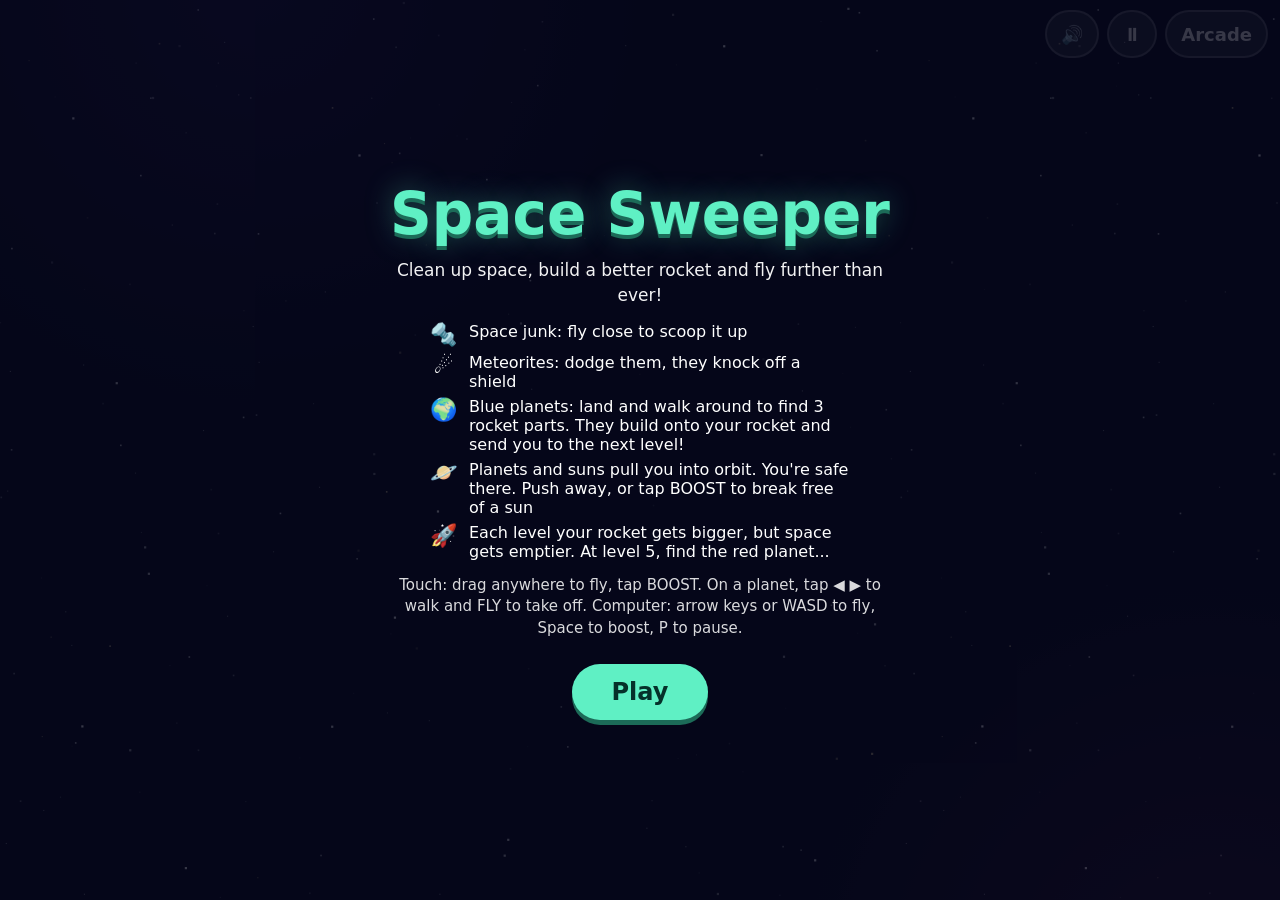
<file: games/space-sweeper/index.html>
<!doctype html>
<html lang="en">
<head>
<meta charset="utf-8">
<meta name="viewport" content="width=device-width, initial-scale=1, maximum-scale=1, user-scalable=no, viewport-fit=cover">
<title>Space Sweeper</title>
<style>
  :root { --bg:#05071a; --ink:#fff; --accent:#5ff0c4; --ui:#ffffff22; }
  * { box-sizing: border-box; }
  html, body { margin:0; height:100%; background:var(--bg); color:var(--ink);
    font-family:"Trebuchet MS","Segoe UI",system-ui,sans-serif; overflow:hidden;
    touch-action:none; user-select:none; -webkit-user-select:none; -webkit-tap-highlight-color:transparent; }
  canvas { display:block; width:100vw; height:100vh; height:100dvh; }
  .hud { position:fixed; top:0; right:0; display:flex; gap:8px; padding:max(10px, env(safe-area-inset-top)) 12px 10px; z-index:5; }
  .btn { font:inherit; font-size:18px; font-weight:800; color:var(--ink); background:var(--ui); border:2px solid #ffffff44; border-radius:999px;
    min-width:48px; height:48px; padding:0 14px; display:inline-flex; align-items:center; justify-content:center; cursor:pointer; text-decoration:none; }
  .overlay { position:fixed; inset:0; display:grid; place-items:center; text-align:center; background:#05071acc; padding:24px; z-index:6; }
  .overlay[hidden] { display:none; }
  .panel { max-width:520px; }
  .panel h1 { margin:0 0 10px; font-size:clamp(34px,8vw,58px); color:var(--accent); text-shadow:0 4px 0 #1c6b58, 0 0 30px #5ff0c466; }
  .panel p { margin:8px 0; font-size:17px; line-height:1.45; opacity:.95; }
  .panel .small { font-size:15px; opacity:.85; }
  .legend { display:grid; grid-template-columns:auto 1fr; gap:6px 12px; text-align:left; margin:14px auto; max-width:420px; font-size:16px; }
  .legend span:nth-child(odd) { font-size:22px; text-align:center; }
  .play { font:inherit; font-size:24px; font-weight:800; margin-top:16px; padding:14px 40px; border:0; border-radius:999px;
    background:var(--accent); color:#05312a; cursor:pointer; box-shadow:0 5px 0 #1c6b58; }
  .play:active { transform:translateY(3px); box-shadow:0 2px 0 #1c6b58; }
</style>
</head>
<body>
<canvas id="c"></canvas>

<div class="hud">
  <button class="btn" id="mute" aria-label="Sound on or off">🔊</button>
  <button class="btn" id="pause" aria-label="Pause">⏸</button>
  <a class="btn" id="home" href="../../">Arcade</a>
</div>

<div class="overlay" id="menu">
  <div class="panel">
    <h1 id="title">Space Sweeper</h1>
    <p id="goal">Clean up space, build a better rocket and fly further than ever!</p>
    <div class="legend" id="legend">
      <span>🔩</span><span>Space junk: fly close to scoop it up</span>
      <span>☄️</span><span>Meteorites: dodge them, they knock off a shield</span>
      <span>🌍</span><span>Blue planets: land and walk around to find 3 rocket parts. They build onto your rocket and send you to the next level!</span>
      <span>🪐</span><span>Planets and suns pull you into orbit. You're safe there. Push away, or tap BOOST to break free of a sun</span>
      <span>🚀</span><span>Each level your rocket gets bigger, but space gets emptier. At level 5, find the red planet...</span>
    </div>
    <p class="small">Touch: drag anywhere to fly, tap BOOST. On a planet, tap ◀ ▶ to walk and FLY to take off. Computer: arrow keys or WASD to fly, Space to boost, P to pause.</p>
    <p id="best"></p>
    <button class="play" id="play">Play</button>
  </div>
</div>

<script>
(() => {
  // ===== SETTINGS =====
  const GAME_ID = 'space-sweeper';   // must match the folder name (used for saving best score)
  const PORTAL_BUILD = false;        // true when uploading to CrazyGames / itch.io etc. Hides the Arcade link.

  // ===== SHELL: screen, input, pause, sound, saving =====
  const cv = document.getElementById('c');
  const ctx = cv.getContext('2d');
  let W = 0, H = 0, DPR = 1, SCALE = 1;
  function resize() {
    DPR = Math.min(window.devicePixelRatio || 1, 2);
    W = innerWidth; H = innerHeight;
    cv.width = W * DPR; cv.height = H * DPR;
    ctx.setTransform(DPR, 0, 0, DPR, 0, 0);
    SCALE = Math.max(0.55, Math.min(1.1, Math.min(W, H) / 680));   // world units to pixels
  }
  addEventListener('resize', resize); resize();

  if (PORTAL_BUILD) document.getElementById('home').remove();

  const store = {
    get(k, d) { try { const v = localStorage.getItem(GAME_ID + ':' + k); return v === null ? d : JSON.parse(v); } catch (e) { return d; } },
    set(k, v) { try { localStorage.setItem(GAME_ID + ':' + k, JSON.stringify(v)); } catch (e) {} }
  };

  let audio = null, muted = store.get('muted', false);
  const muteBtn = document.getElementById('mute');
  const showMute = () => { muteBtn.textContent = muted ? '🔇' : '🔊'; };
  showMute();
  muteBtn.onclick = () => { muted = !muted; store.set('muted', muted); showMute(); muteBtn.blur(); };
  function tone(freq = 600, dur = 0.08, type = 'sine', vol = 0.12, delay = 0, slideTo = 0) {
    if (muted || !audio || audio.state !== 'running') return;
    const t0 = audio.currentTime + delay;
    const o = audio.createOscillator(), g = audio.createGain();
    o.type = type; o.frequency.setValueAtTime(freq, t0);
    if (slideTo) o.frequency.exponentialRampToValueAtTime(slideTo, t0 + dur);
    g.gain.setValueAtTime(vol, t0); g.gain.exponentialRampToValueAtTime(0.0001, t0 + dur);
    o.connect(g).connect(audio.destination); o.start(t0); o.stop(t0 + dur + 0.02);
  }
  const sfx = {
    junk: n => tone(620 + Math.min(n % 12, 11) * 35, 0.08, 'triangle', 0.13),
    gold: () => [660, 880, 1100, 1320].forEach((f, i) => tone(f, 0.12, 'triangle', 0.13, i * 0.06)),
    hit: () => { tone(180, 0.3, 'sawtooth', 0.1, 0, 70); tone(120, 0.3, 'square', 0.05, 0.04, 60); },
    boost: () => tone(300, 0.25, 'sawtooth', 0.06, 0, 900),
    trapped: () => { tone(500, 0.3, 'sine', 0.1, 0, 250); tone(260, 0.4, 'sine', 0.08, 0.2, 180); },
    escape: () => [400, 600, 900].forEach((f, i) => tone(f, 0.12, 'square', 0.07, i * 0.05)),
    fix: () => [523, 659, 784].forEach((f, i) => tone(f, 0.14, 'sine', 0.13, i * 0.08)),
    sector: () => { tone(784, 0.12, 'sine', 0.1); tone(1047, 0.22, 'sine', 0.1, 0.1); },
    start: () => [392, 523, 784].forEach((f, i) => tone(f, 0.12, 'triangle', 0.12, i * 0.09)),
    over: () => [392, 311, 233].forEach((f, i) => tone(f, 0.25, 'triangle', 0.13, i * 0.18)),
  };

  let running = false, paused = false;
  const pauseBtn = document.getElementById('pause');
  function togglePause(force) {
    if (!running) return;
    paused = force !== undefined ? force : !paused;
    pauseBtn.textContent = paused ? '▶' : '⏸';
    pauseBtn.setAttribute('aria-label', paused ? 'Resume' : 'Pause');
    for (const k in keys) keys[k] = false;
    stick.active = false;
    if (audio) { try { paused ? audio.suspend() : audio.resume(); } catch (e) {} }
  }
  pauseBtn.onclick = () => { togglePause(); pauseBtn.blur(); };
  document.addEventListener('visibilitychange', () => { if (document.hidden) togglePause(true); });
  addEventListener('blur', () => togglePause(true));

  // ===== INPUT =====
  const keys = {};
  let boostPressed = false;
  addEventListener('keydown', e => {
    if (e.key === 'p' || e.key === 'P' || e.key === 'Escape') { togglePause(); e.preventDefault(); return; }
    if (e.key === ' ' || e.key.startsWith('Arrow')) e.preventDefault();
    if (e.key === ' ' && !e.repeat) boostPressed = true;
    if (e.key === 'Enter' && !running) start();
    keys[e.key.toLowerCase()] = true;
  });
  addEventListener('keyup', e => { keys[e.key.toLowerCase()] = false; });

  // drag-anywhere joystick + on-screen BOOST button
  const stick = { active: false, id: null, ox: 0, oy: 0, x: 0, y: 0 };
  const boostBtn = () => { const r = Math.max(44, Math.min(62, Math.min(W, H) * 0.09)); return { x: W - r - 22, y: H - r - 26, r }; };
  const walkBtns = () => { const r = Math.max(38, Math.min(52, Math.min(W, H) * 0.075)), y = H - r - 26; return [{ x: r + 22, y, r, d: -1 }, { x: r * 3 + 40, y, r, d: 1 }]; };
  let walkHold = 0, walkId = null;
  cv.addEventListener('pointerdown', e => {
    if (paused) { togglePause(false); return; }
    const b = boostBtn();
    if (Math.hypot(e.clientX - b.x, e.clientY - b.y) < b.r + 12) { boostPressed = true; return; }
    if (ship && ship.land) {
      for (const w of walkBtns()) if (Math.hypot(e.clientX - w.x, e.clientY - w.y) < w.r + 10) { walkHold = w.d; walkId = e.pointerId; return; }
    }
    if (stick.active) return;
    stick.active = true; stick.id = e.pointerId; stick.ox = stick.x = e.clientX; stick.oy = stick.y = e.clientY;
    try { cv.setPointerCapture(e.pointerId); } catch (err) {}
  });
  cv.addEventListener('pointermove', e => { if (stick.active && e.pointerId === stick.id) { stick.x = e.clientX; stick.y = e.clientY; } });
  const endStick = e => { if (e.pointerId === stick.id) { stick.active = false; stick.id = null; } if (e.pointerId === walkId) { walkHold = 0; walkId = null; } };
  cv.addEventListener('pointerup', endStick);
  cv.addEventListener('pointercancel', endStick);

  function inputDir() {
    let x = 0, y = 0;
    if (keys.arrowleft || keys.a) x -= 1;
    if (keys.arrowright || keys.d) x += 1;
    if (keys.arrowup || keys.w) y -= 1;
    if (keys.arrowdown || keys.s) y += 1;
    if (walkHold) return { x: walkHold, y: 0, m: 1 };
    if (x || y) { const m = Math.hypot(x, y); return { x: x / m, y: y / m, m: 1 }; }
    if (stick.active) {
      const dx = stick.x - stick.ox, dy = stick.y - stick.oy, m = Math.hypot(dx, dy);
      if (m > 8) { const s = Math.min(1, m / 70); return { x: dx / m, y: dy / m, m: s }; }
    }
    return { x: 0, y: 0, m: 0 };
  }

  // ===== HELPERS =====
  const rnd = (a, b) => a + Math.random() * (b - a);
  const clamp = (v, a, b) => Math.max(a, Math.min(b, v));
  const hash = (i, s) => { const v = Math.sin(i * 127.1 + s * 311.7) * 43758.5453; return v - Math.floor(v); };

  // ===== LEVELS =====
  // Each level is further out in space: a bigger rocket, but fewer meteorites and less junk to find.
  const LEVELS = [
    { name: 'Near Earth',     junk: 16, rocks: 8, suns: 1, bg: '#05071a', neb: ['91,60,200', '40,120,200', '200,60,140'] },
    { name: 'Moon Zone',      junk: 12, rocks: 6, suns: 1, bg: '#06061c', neb: ['120,120,160', '60,90,180', '150,80,200'] },
    { name: 'Deep Space',     junk: 9,  rocks: 5, suns: 2, bg: '#070416', neb: ['120,40,200', '40,60,160', '30,140,160'] },
    { name: 'Far Out',        junk: 6,  rocks: 4, suns: 2, bg: '#0a0312', neb: ['170,40,160', '80,30,160', '200,80,60'] },
    { name: 'The Red Planet', junk: 5,  rocks: 3, suns: 2, bg: '#13050b', neb: ['200,60,40', '160,30,80', '220,120,60'] },
  ];
  const HOME_PARTY = { name: 'Home', junk: 20, rocks: 4, suns: 1, bg: '#05071a', neb: ['91,60,200', '40,120,200', '200,60,140'] };
  // the rocket gets built from these parts, 3 per level
  const PART_SETS = [['nose', 'fin', 'engine'], ['boosterL', 'boosterR', 'antenna'], ['wings', 'window', 'stripe'], ['dome', 'lights', 'dish']];
  const PART_NAMES = { nose: 'Nose cone', fin: 'Big fins', engine: 'Super engine', boosterL: 'Left booster', boosterR: 'Right booster', antenna: 'Antenna',
    wings: 'Wings', window: 'Big window', stripe: 'Racing stripe', dome: 'Shield dome', lights: 'Lights', dish: 'Radar dish' };

  // ===== GAME STATE =====
  const menu = document.getElementById('menu');
  const titleEl = document.getElementById('title'), goalEl = document.getElementById('goal');
  const legendEl = document.getElementById('legend'), bestEl = document.getElementById('best');
  const playBtn = document.getElementById('play');
  let best = store.get('best', 0), metAliens = store.get('aliens', false);
  const showBest = () => { bestEl.textContent = (best ? 'Best: ' + best + ' pieces of junk cleaned' : '') + (metAliens ? '  👽 You have met the aliens!' : ''); };
  showBest();

  let ship, junk, rocks, planets, suns, kits, parts, floaters, time, score, banner, shake, cam, flash;
  const JUNK_TYPES = ['nut', 'can', 'panel', 'sat', 'bolt'];
  const ZONE = () => (ship && ship.rescued) ? HOME_PARTY : LEVELS[ship ? ship.level - 1 : 0];
  const shipSize = () => 1 + 0.16 * (ship.level - 1);
  const beamR = () => ship.magnet ? 300 : 120 * shipSize();

  function reset() {
    ship = { x: 0, y: 0, vx: 0, vy: 0, ang: -Math.PI / 2, level: 1, built: [], shields: 3, maxS: 3, inv: 2, boost: 0, boostCd: 0,
      orbit: null, porbit: null, land: null, escape: 0, thrust: 0, warp: 0, warpPending: false, magnet: false, rescued: false, home: null };
    junk = []; rocks = []; planets = []; suns = []; kits = []; parts = []; floaters = [];
    time = 0; score = 0; banner = { text: 'Level 1: ' + LEVELS[0].name, t: 2.5 }; shake = 0; flash = 0;
    cam = { x: 0, y: 0 };
    for (let i = 0; i < 8; i++) addJunk(Math.cos(i * 0.8) * rnd(160, 420), Math.sin(i * 0.8) * rnd(160, 420));
    // your home planet is close by and holds the first 3 rocket parts
    const a0 = rnd(0, Math.PI * 2);
    ship.home = addPlanet(Math.cos(a0) * 600, Math.sin(a0) * 600, 'earth', 0);
  }

  function farSpot(minD, maxD) {
    const head = Math.atan2(ship.vy, ship.vx), moving = Math.hypot(ship.vx, ship.vy) > 60;
    const a = moving && Math.random() < 0.6 ? head + rnd(-1.1, 1.1) : rnd(0, Math.PI * 2);
    const d = rnd(minD, maxD);
    return { x: ship.x + Math.cos(a) * d, y: ship.y + Math.sin(a) * d };
  }
  function clearOfBodies(x, y, pad) {
    for (const b of planets) if (Math.hypot(x - b.x, y - b.y) < b.capR + pad) return false;
    for (const s of suns) if (Math.hypot(x - s.x, y - s.y) < s.capR + pad) return false;
    return true;
  }
  function addJunk(x, y, golden) {
    junk.push({ x, y, vx: rnd(-14, 14), vy: rnd(-14, 14), a: rnd(0, 6), spin: rnd(-1.5, 1.5),
      type: golden ? 'station' : JUNK_TYPES[Math.floor(Math.random() * JUNK_TYPES.length)], gold: !!golden, t: 0 });
  }
  function addPlanet(x, y, kind, setIdx) {
    let p;
    if (kind === 'earth') {
      const r = rnd(120, 150), off = rnd(0, 6.3), types = PART_SETS[setIdx] || [];
      p = { x, y, r, kind, capR: r, seed: Math.random() * 100, pieces: types.map((type, i) => ({ type, a: off + i * 2.09 + rnd(-0.4, 0.4), got: false })) };
    } else if (kind === 'red') {
      const r = 160;
      p = { x, y, r, kind, capR: r, seed: Math.random() * 100, pieces: [] };
    } else {
      const r = rnd(70, 125);
      const hues = [[30, 75], [280, 55], [10, 65], [45, 70], [330, 55], [0, 0]][Math.floor(Math.random() * 6)];
      p = { x, y, r, kind: 'other', capR: r * 1.9, hue: hues[0], sat: hues[1], ring: Math.random() < 0.5, tilt: rnd(-0.5, 0.5), seed: Math.random() * 100 };
      for (let i = 0; i < 2; i++) { const a = rnd(0, 6.3), d = p.capR * rnd(0.8, 0.95); addJunk(x + Math.cos(a) * d, y + Math.sin(a) * d); }
    }
    planets.push(p);
    return p;
  }
  function addSun(x, y) {
    const r = rnd(70, 105), capR = r * 2.6;
    suns.push({ x, y, r, capR, pullR: capR * 1.7, hue: Math.random() < 0.3 ? 15 : 40, seed: Math.random() * 100 });
    const n = 2 + Math.floor(Math.random() * 2);
    for (let i = 0; i < n; i++) { const a = rnd(0, 6.3), d = capR * rnd(0.75, 0.95); addJunk(x + Math.cos(a) * d, y + Math.sin(a) * d, Math.random() < 0.25); }
  }
  function addRock(x, y) {
    const lv = ship.level;
    const tx = ship.x + rnd(-350, 350), ty = ship.y + rnd(-350, 350);
    const a = Math.atan2(ty - y, tx - x), sp = rnd(80, 140) * (1 + 0.08 * (lv - 1));
    const r = rnd(16, 34);
    const pts = []; for (let i = 0; i < 9; i++) pts.push(rnd(0.72, 1.08));
    rocks.push({ x, y, vx: Math.cos(a) * sp, vy: Math.sin(a) * sp, r, a: 0, spin: rnd(-1.2, 1.2), pts });
  }
  // the planet you're heading for: a blue one with parts, or the red planet at level 5
  const goalPlanet = () => planets.find(p => (p.kind === 'earth' && p.pieces.some(pc => !pc.got) && p !== ship.home) || p.kind === 'red')
    || (ship.home && ship.home.pieces.some(pc => !pc.got) ? ship.home : null);

  function populate() {
    const Z = ZONE();
    let guard = 0;
    // make sure there's always somewhere to find the next parts (or the aliens)
    if (!ship.rescued && !ship.warpPending && !goalPlanet()) {
      while (guard++ < 30) {
        const p = farSpot(1300, 1900);
        if (clearOfBodies(p.x, p.y, 420)) { addPlanet(p.x, p.y, ship.level >= 5 ? 'red' : 'earth', ship.level - 1); break; }
      }
    }
    guard = 0;
    while (planets.filter(p => p.kind === 'other').length < 3 && guard++ < 20) {
      const p = farSpot(900, 1500); if (clearOfBodies(p.x, p.y, 380)) addPlanet(p.x, p.y, 'other');
    }
    guard = 0;
    while (suns.length < Z.suns && guard++ < 20) {
      const p = farSpot(1000, 1600); if (clearOfBodies(p.x, p.y, 420)) addSun(p.x, p.y);
    }
    guard = 0;
    while (junk.length < Z.junk && guard++ < 30) {
      const p = farSpot(500, 1300); if (clearOfBodies(p.x, p.y, 60)) addJunk(p.x, p.y, Math.random() < 0.06);
    }
    while (rocks.length < Z.rocks) { const p = farSpot(700, 1000); addRock(p.x, p.y); }
    if (kits.length < 1 && ship.shields < ship.maxS && Math.random() < 0.004) {
      const p = farSpot(450, 800); if (clearOfBodies(p.x, p.y, 60)) kits.push({ x: p.x, y: p.y, t: 0 });
    }
    const far = (o, d) => Math.hypot(o.x - ship.x, o.y - ship.y) > d;
    const keep = o => o === ship.home || o === goalPlanet() || (ship.land && ship.land.p === o) || (ship.porbit && ship.porbit.p === o);
    junk = junk.filter(o => !far(o, 1900)); rocks = rocks.filter(o => !far(o, 1500));
    planets = planets.filter(o => !far(o, 2300) || keep(o));
    suns = suns.filter(o => !far(o, 2500) || (ship.orbit && ship.orbit.sun === o));
    kits = kits.filter(o => !far(o, 1600));
  }

  // fly to the next level: everything except your home planet is left behind
  function warpToNextZone() {
    junk = []; rocks = []; kits = []; suns = [];
    planets = planets.filter(p => p === ship.home);
    ship.warpPending = false;
    banner = { text: 'Level ' + ship.level + ': ' + ZONE().name + (ship.level >= 5 ? '. Find the red planet!' : ''), t: 3 };
    sfx.sector();
  }

  function burst(x, y, cols, n = 14, sp = 160, size = 3) {
    for (let i = 0; i < n; i++) {
      const a = rnd(0, Math.PI * 2), s = rnd(sp * 0.3, sp);
      parts.push({ x, y, vx: Math.cos(a) * s + ship.vx * 0.3, vy: Math.sin(a) * s + ship.vy * 0.3, life: rnd(0.4, 0.9), max: 0.9, col: cols[i % cols.length], size });
    }
  }
  const float = (x, y, text, col, size = 22) => floaters.push({ x, y, text, col, size, life: 1.3 });
  const safe = () => ship.land || ship.porbit || ship.orbit || ship.warp > 0;

  function hurt(why) {
    if (ship.inv > 0 || safe()) return;
    ship.shields--; ship.inv = 1.6; shake = 0.4; flash = 0.3;
    sfx.hit(); burst(ship.x, ship.y, ['#ffb347', '#ff6b6b', '#ffffff'], 18, 220, 3);
    float(ship.x, ship.y - 40, why || 'Bonk!', '#ff9f9f', 24);
    if (ship.shields <= 0) gameOver();
  }

  function land(p) {
    const a = Math.atan2(ship.y - p.y, ship.x - p.x);
    // park the rocket where you touched down; you hop out next to it
    ship.land = { p, a: a + (34 * shipSize() + 22) / p.r, rocketA: a, walk: 0, face: 1, alienT: p.kind === 'red' ? 0 : -1 };
    ship.vx = ship.vy = 0; stick.active = false; ship.porbit = null; ship.orbit = null;
    if (p.kind === 'red') { banner = { text: 'You found the red planet!', t: 2.4 }; sfx.gold(); return; }
    const left = p.pieces.filter(pc => !pc.got).length;
    banner = { text: left ? 'Landed! Find ' + left + (left === 1 ? ' rocket part' : ' rocket parts') : 'Landed! Nothing left to find here', t: 2.4 };
    tone(330, 0.15, 'triangle', 0.1); tone(495, 0.2, 'triangle', 0.1, 0.12);
  }

  const ALIEN_LINES = ['Hello, space cleaner!', 'You cleaned up so much junk!', 'We will beam you home with a Super Magnet!'];

  // ===== UPDATE =====
  function update(dt) {
    time += dt;
    ship.inv = Math.max(0, ship.inv - dt);
    ship.boostCd = Math.max(0, ship.boostCd - dt);
    ship.boost = Math.max(0, ship.boost - dt);
    ship.escape = Math.max(0, ship.escape - dt);
    const dir = inputDir();
    const wantBoost = boostPressed; boostPressed = false;
    const size = shipSize();

    if (ship.warp > 0) {
      // ----- blasting off to the next level -----
      ship.warp -= dt;
      ship.x += ship.vx * dt; ship.y += ship.vy * dt;
      if (Math.random() < 0.9) parts.push({ x: ship.x - Math.cos(ship.ang) * 30 * size, y: ship.y - Math.sin(ship.ang) * 30 * size, vx: -ship.vx * 0.2 + rnd(-40, 40), vy: -ship.vy * 0.2 + rnd(-40, 40), life: 0.5, max: 0.5, col: Math.random() < 0.5 ? '#7ff' : '#fff', size: 4 });
      if (ship.warp <= 0) { ship.vx *= 0.25; ship.vy *= 0.25; ship.escape = 1; warpToNextZone(); }
    } else if (ship.land) {
      const L = ship.land, p = L.p;
      if (L.alienT >= 0) {
        // ----- meeting the aliens on the red planet -----
        L.alienT += dt;
        if (L.alienT > 8.2) {
          // beam home: back to the very first planet, with a Super Magnet
          ship.rescued = true; ship.magnet = true; ship.shields = ship.maxS;
          metAliens = true; store.set('aliens', true);
          junk = []; rocks = []; kits = []; suns = [];
          planets = planets.filter(q => q === ship.home);
          land(ship.home);
          banner = { text: 'Home again! You have a Super Magnet now!', t: 3.5 };
          sfx.gold(); burst(ship.x, ship.y, ['#7fff7f', '#fff', '#5ff0c4'], 30, 220);
        }
      } else {
        // ----- walking around a blue planet looking for rocket parts -----
        if (Math.abs(dir.x) > 0.2) { L.a += Math.sign(dir.x) * Math.min(1, Math.abs(dir.x) * 1.4) * (190 / p.r) * dt; L.walk += dt * 9; L.face = Math.sign(dir.x); }
        for (const pc of p.pieces) {
          if (pc.got) continue;
          const da = Math.abs(((pc.a - L.a) % 6.2832 + 9.4248) % 6.2832 - 3.1416);
          if (da * p.r < 26) {
            pc.got = true; ship.built.push(pc.type);
            const wx = p.x + Math.cos(L.a) * (p.r + 40), wy = p.y + Math.sin(L.a) * (p.r + 40);
            ship.shields = Math.min(ship.maxS, ship.shields + 1);
            burst(ship.x, ship.y, ['#ffd84a', '#fff', '#8fd3ff'], 18, 140);
            float(wx, wy, PART_NAMES[pc.type] + ' added!', '#ffd84a', 22);
            if (ship.built.length >= ship.level * 3 && ship.level < 5) {
              ship.level++; ship.maxS = Math.min(7, 2 + ship.level); ship.shields = ship.maxS; ship.warpPending = true;
              banner = { text: 'Rocket built! Next stop: level ' + ship.level, t: 3 }; sfx.gold();
            } else sfx.fix();
          }
        }
        if (wantBoost) {
          const a = L.rocketA;
          ship.x = p.x + Math.cos(a) * (p.r + 40 * size); ship.y = p.y + Math.sin(a) * (p.r + 40 * size);
          ship.ang = a; ship.land = null; ship.escape = 1.6; ship.inv = 1; sfx.boost();
          burst(ship.x, ship.y, ['#ffd166', '#ff8c42', '#fff'], 16, 160);
          if (ship.warpPending) { ship.warp = 1.8; ship.vx = Math.cos(a) * 1500; ship.vy = Math.sin(a) * 1500; banner = { text: 'Blasting off!', t: 1.6 }; }
          else { ship.vx = Math.cos(a) * 420; ship.vy = Math.sin(a) * 420; ship.boost = 0.5; }
        }
      }
      if (ship.land) {
        const L2 = ship.land, p2 = L2.p;
        ship.x = p2.x + Math.cos(L2.rocketA) * (p2.r + 22 * size); ship.y = p2.y + Math.sin(L2.rocketA) * (p2.r + 22 * size);
        ship.ang = L2.rocketA; ship.vx = ship.vy = 0; ship.thrust = 0;
      }
    } else if (ship.porbit) {
      // ----- circling a planet (safe): push away or BOOST to leave -----
      const o = ship.porbit, p = o.p;
      o.r += (o.target - o.r) * Math.min(1, dt * 2);
      o.ang += o.dir * (230 / o.r) * dt;
      const ox = Math.cos(o.ang), oy = Math.sin(o.ang);
      const nx = p.x + ox * o.r, ny = p.y + oy * o.r;
      ship.vx = (nx - ship.x) / Math.max(dt, 1e-3); ship.vy = (ny - ship.y) / Math.max(dt, 1e-3);
      ship.x = nx; ship.y = ny; ship.ang = o.ang + o.dir * Math.PI / 2; ship.thrust = 0.3;
      const pushing = dir.m > 0.3 && (dir.x * ox + dir.y * oy) > -0.3;
      o.leave = pushing ? o.leave + dt : Math.max(0, o.leave - dt * 2);
      if (wantBoost || o.leave > 0.25) {
        const tx = -oy * o.dir, ty = ox * o.dir, pw = wantBoost ? 520 : 330;
        const ax = dir.m ? dir.x : ox, ay = dir.m ? dir.y : oy;
        ship.vx = tx * pw * 0.6 + ax * pw; ship.vy = ty * pw * 0.6 + ay * pw;
        ship.porbit = null; ship.escape = 1.4;
        if (wantBoost) { ship.boost = 0.5; ship.boostCd = 1.4; sfx.boost(); } else tone(520, 0.12, 'triangle', 0.08, 0, 800);
      }
    } else if (ship.orbit) {
      // ----- circling a sun (safe, but its pull is strong): tap BOOST to break free -----
      const o = ship.orbit, s = o.sun;
      o.r += (o.target - o.r) * Math.min(1, dt * 1.5);
      o.ang += o.dir * (300 / o.r) * dt;
      o.meter = Math.max(0, o.meter - dt * 0.15);
      if (wantBoost) { o.meter += 0.25; tone(380 + o.meter * 500, 0.06, 'square', 0.06); burst(ship.x, ship.y, ['#9ff', '#fff'], 4, 90, 2); }
      const nx = s.x + Math.cos(o.ang) * o.r, ny = s.y + Math.sin(o.ang) * o.r;
      ship.vx = (nx - ship.x) / Math.max(dt, 1e-3); ship.vy = (ny - ship.y) / Math.max(dt, 1e-3);
      ship.x = nx; ship.y = ny; ship.ang = o.ang + o.dir * Math.PI / 2;
      if (o.meter >= 1) {
        const tx = -Math.sin(o.ang) * o.dir, ty = Math.cos(o.ang) * o.dir, rx = Math.cos(o.ang), ry = Math.sin(o.ang);
        ship.vx = tx * 620 + rx * 380; ship.vy = ty * 620 + ry * 380;
        ship.orbit = null; ship.escape = 2.2; ship.boost = 0.6;
        sfx.escape(); float(ship.x, ship.y - 40, 'Free!', '#9fffe0', 28);
      }
    } else {
      // ----- normal flying -----
      const accel = 560;
      ship.vx += dir.x * dir.m * accel * dt; ship.vy += dir.y * dir.m * accel * dt;
      ship.thrust = dir.m;
      if (wantBoost && ship.boostCd <= 0) {
        const a = dir.m ? Math.atan2(dir.y, dir.x) : ship.ang;
        ship.vx += Math.cos(a) * 420; ship.vy += Math.sin(a) * 420;
        ship.boost = 0.6; ship.boostCd = 1.4; sfx.boost();
        burst(ship.x - Math.cos(a) * 20, ship.y - Math.sin(a) * 20, ['#7ff', '#fff', '#5ff0c4'], 12, 160, 2.5);
      }
      for (const p of planets) {
        const dx = p.x - ship.x, dy = p.y - ship.y, d = Math.hypot(dx, dy);
        if (d < p.r * 3.2) { const g = 26000 * (p.r / 100) / Math.max(d * d, 1) * 60; ship.vx += dx / d * g * dt; ship.vy += dy / d * g * dt; }
        if (p.kind !== 'other' && d < p.r + 22 * size && ship.escape <= 0) { land(p); break; }
        if (p.kind === 'other' && d < p.capR && ship.escape <= 0) {
          const cross = (ship.x - p.x) * ship.vy - (ship.y - p.y) * ship.vx;
          ship.porbit = { p, ang: Math.atan2(ship.y - p.y, ship.x - p.x), r: d, target: Math.max(p.r + 55 * size, Math.min(d, p.capR * 0.85)), dir: cross >= 0 ? 1 : -1, leave: 0 };
          banner = { text: 'In orbit, you are safe! Push away to leave', t: 2.2 };
          tone(440, 0.2, 'sine', 0.08, 0, 330);
          break;
        }
        if (d < p.r + 18 * size) {   // gentle bounce, no damage
          const nx = -dx / d, ny = -dy / d, dot = ship.vx * nx + ship.vy * ny;
          if (dot < 0) { ship.vx -= 1.8 * dot * nx; ship.vy -= 1.8 * dot * ny; }
          ship.x = p.x + nx * (p.r + 20 * size); ship.y = p.y + ny * (p.r + 20 * size);
        }
      }
      if (!ship.land && !ship.porbit) for (const s of suns) {
        const dx = s.x - ship.x, dy = s.y - ship.y, d = Math.hypot(dx, dy);
        if (d < s.pullR) { const g = 52000 * (s.r / 90) / Math.max(d * d, 1) * 60; ship.vx += dx / d * g * dt; ship.vy += dy / d * g * dt; }
        if (d < s.capR && ship.escape <= 0) {
          const cross = (ship.x - s.x) * ship.vy - (ship.y - s.y) * ship.vx;
          ship.orbit = { sun: s, ang: Math.atan2(ship.y - s.y, ship.x - s.x), r: d, target: Math.max(s.r + 70, d * 0.8), dir: cross >= 0 ? 1 : -1, meter: 0 };
          sfx.trapped(); banner = { text: 'Caught by a sun! Tap BOOST to break free', t: 2.2 };
          break;
        }
      }
      if (!ship.land && !ship.porbit && !ship.orbit) {
        const maxV = ship.boost > 0 ? 760 : 360;
        const sp = Math.hypot(ship.vx, ship.vy);
        if (sp > maxV) { ship.vx *= maxV / sp; ship.vy *= maxV / sp; }
        const drag = dir.m ? 0.6 : 1.4;
        ship.vx -= ship.vx * drag * dt; ship.vy -= ship.vy * drag * dt;
        ship.x += ship.vx * dt; ship.y += ship.vy * dt;
        if (sp > 25) ship.ang = Math.atan2(ship.vy, ship.vx);
        if (dir.m > 0.1 && Math.random() < 0.7) {
          parts.push({ x: ship.x - Math.cos(ship.ang) * 20 * size, y: ship.y - Math.sin(ship.ang) * 20 * size, vx: -Math.cos(ship.ang) * 120 + rnd(-30, 30), vy: -Math.sin(ship.ang) * 120 + rnd(-30, 30), life: 0.35, max: 0.35, col: Math.random() < 0.5 ? '#ffd166' : '#ff8c42', size: 3 });
        }
      }
    }

    // junk: drifts, gets pulled in by your tractor beam
    const BR = beamR();
    for (const j of junk) {
      j.t += dt; j.a += j.spin * dt;
      const dx = ship.x - j.x, dy = ship.y - j.y, d = Math.hypot(dx, dy);
      if (d < BR && !ship.land && ship.warp <= 0) { const pull = (1 - d / BR) * 900 + (ship.magnet ? 300 : 0); j.vx += dx / d * pull * dt; j.vy += dy / d * pull * dt; j.beam = true; } else j.beam = false;
      j.vx *= 1 - 0.8 * dt; j.vy *= 1 - 0.8 * dt;
      j.x += j.vx * dt; j.y += j.vy * dt;
      if (d < 30 * size && !ship.land) {
        j.got = true;
        const pts = j.gold ? 5 : 1; score += pts;
        if (j.gold) { sfx.gold(); float(j.x, j.y - 30, '+5 big junk!', '#ffd84a', 26); burst(j.x, j.y, ['#ffd84a', '#fff'], 18, 180); }
        else { sfx.junk(score); float(j.x, j.y - 26, '+1', '#9fffe0', 22); burst(j.x, j.y, ['#9fffe0', '#fff'], 8, 120, 2); }
      }
    }
    junk = junk.filter(j => !j.got);

    for (const k of kits) {
      k.t += dt;
      if (!ship.land && Math.hypot(ship.x - k.x, ship.y - k.y) < 40 * size) {
        k.got = true; ship.shields = Math.min(ship.maxS, ship.shields + 1); sfx.fix();
        float(k.x, k.y - 30, '+1 shield', '#8fd3ff', 24); burst(k.x, k.y, ['#8fd3ff', '#fff'], 14, 150);
      }
    }
    kits = kits.filter(k => !k.got);

    for (const r of rocks) {
      r.x += r.vx * dt; r.y += r.vy * dt; r.a += r.spin * dt;
      if (!safe() && Math.hypot(ship.x - r.x, ship.y - r.y) < r.r + 16 * size) {
        r.dead = true; burst(r.x, r.y, ['#b9a38b', '#7d6b5a', '#ffd9a0'], 16, 200, 3); hurt('Meteorite!');
      }
      for (const s of suns) if (Math.hypot(r.x - s.x, r.y - s.y) < s.r) r.dead = true;
      for (const p of planets) if (Math.hypot(r.x - p.x, r.y - p.y) < p.r + r.r * 0.5) { r.dead = true; burst(r.x, r.y, ['#b9a38b', '#7d6b5a'], 10, 140, 2.5); }
    }
    rocks = rocks.filter(r => !r.dead);

    for (const p of parts) { p.x += p.vx * dt; p.y += p.vy * dt; p.life -= dt; }
    parts = parts.filter(p => p.life > 0);
    for (const f of floaters) { f.x += Math.sin(ROT) * 50 * dt; f.y -= Math.cos(ROT) * 50 * dt; f.life -= dt; }
    floaters = floaters.filter(f => f.life > 0);
    if (banner) { banner.t -= dt; if (banner.t <= 0) banner = null; }
    shake = Math.max(0, shake - dt); flash = Math.max(0, flash - dt);

    if (ship.warp <= 0) populate();
  }

  // ===== DRAW =====
  let ZOOM = 1, ROT = 0;
  const sx = x => (x - cam.x) * SCALE * ZOOM + W / 2;
  const sy = y => (y - cam.y) * SCALE * ZOOM + H / 2;
  const onScreen = (x, y, r) => { const X = sx(x), Y = sy(y), R = r * SCALE * ZOOM + (ROT ? Math.max(W, H) * 0.5 : 0); return X > -R && X < W + R && Y > -R && Y < H + R; };

  function drawStars() {
    const layers = [[0.15, 90, 1.1, 0.5], [0.35, 70, 1.6, 0.75], [0.6, 40, 2.2, 1]];
    for (const [par, n, size, alpha] of layers) {
      const tile = 900, ox = -cam.x * par * SCALE, oy = -cam.y * par * SCALE;
      for (let i = 0; i < n; i++) {
        const x = (((hash(i, par * 10) * tile + ox) % tile) + tile) % tile;
        const y = (((hash(i, par * 20 + 1) * tile + oy) % tile) + tile) % tile;
        ctx.globalAlpha = alpha * (0.6 + 0.4 * Math.sin(time * 2 + i));
        ctx.fillStyle = i % 7 === 0 ? '#ffe9b0' : '#ffffff';
        for (let tx = x - tile; tx < W + tile; tx += tile) for (let ty = y - tile; ty < H + tile; ty += tile) ctx.fillRect(tx, ty, size, size);
      }
    }
    ctx.globalAlpha = 1;
    const neb = (ship ? ZONE() : LEVELS[0]).neb;
    for (let i = 0; i < 3; i++) {
      const tile = 2400, par = 0.08;
      const x = (((hash(i, 7) * tile - cam.x * par * SCALE) % tile) + tile) % tile - 300;
      const y = (((hash(i, 8) * tile - cam.y * par * SCALE) % tile) + tile) % tile - 300;
      const g = ctx.createRadialGradient(x, y, 0, x, y, 420);
      g.addColorStop(0, `rgba(${neb[i]},0.18)`); g.addColorStop(1, `rgba(${neb[i]},0)`);
      ctx.fillStyle = g; ctx.fillRect(x - 420, y - 420, 840, 840);
    }
  }

  // little drawings of each rocket part, used on planets and on the rocket itself
  function partIcon(type) {
    ctx.strokeStyle = '#2a2f45'; ctx.lineWidth = 1.5;
    switch (type) {
      case 'nose': ctx.fillStyle = '#ff5f7e'; ctx.beginPath(); ctx.moveTo(-7, 8); ctx.quadraticCurveTo(-7, -6, 0, -12); ctx.quadraticCurveTo(7, -6, 7, 8); ctx.closePath(); ctx.fill(); ctx.stroke(); break;
      case 'fin': ctx.fillStyle = '#2f6fd6'; ctx.beginPath(); ctx.moveTo(-8, 8); ctx.lineTo(0, -10); ctx.lineTo(8, 8); ctx.closePath(); ctx.fill(); ctx.stroke(); break;
      case 'engine': ctx.fillStyle = '#9aa3b5'; ctx.beginPath(); ctx.moveTo(-5, -9); ctx.lineTo(5, -9); ctx.lineTo(9, 9); ctx.lineTo(-9, 9); ctx.closePath(); ctx.fill(); ctx.stroke();
        ctx.fillStyle = '#ffb347'; ctx.fillRect(-6, 9, 12, 3); break;
      case 'boosterL': case 'boosterR': ctx.fillStyle = '#e6edf7'; ctx.fillRect(-4, -11, 8, 20); ctx.strokeRect(-4, -11, 8, 20);
        ctx.fillStyle = '#ff5f7e'; ctx.beginPath(); ctx.moveTo(-4, -11); ctx.lineTo(0, -16); ctx.lineTo(4, -11); ctx.closePath(); ctx.fill(); break;
      case 'antenna': ctx.strokeStyle = '#d6d9e0'; ctx.lineWidth = 2.5; ctx.beginPath(); ctx.moveTo(0, 10); ctx.lineTo(0, -8); ctx.stroke();
        ctx.fillStyle = '#ff5f7e'; ctx.beginPath(); ctx.arc(0, -10, 4, 0, 7); ctx.fill(); break;
      case 'wings': ctx.fillStyle = '#5ff0c4'; ctx.beginPath(); ctx.moveTo(-10, 6); ctx.lineTo(0, -8); ctx.lineTo(10, 6); ctx.lineTo(0, 2); ctx.closePath(); ctx.fill(); ctx.stroke(); break;
      case 'window': ctx.fillStyle = '#c9ced8'; ctx.beginPath(); ctx.arc(0, 0, 9, 0, 7); ctx.fill(); ctx.stroke(); ctx.fillStyle = '#7fe0ff'; ctx.beginPath(); ctx.arc(0, 0, 6, 0, 7); ctx.fill(); break;
      case 'stripe': ctx.fillStyle = '#ffd84a'; ctx.fillRect(-10, -4, 20, 8); ctx.strokeRect(-10, -4, 20, 8); ctx.fillStyle = '#ff5f7e'; ctx.fillRect(-10, -1, 20, 2); break;
      case 'dome': ctx.fillStyle = 'rgba(143,211,255,0.55)'; ctx.beginPath(); ctx.arc(0, 2, 10, Math.PI, 0); ctx.closePath(); ctx.fill(); ctx.stroke(); break;
      case 'lights': for (let i = 0; i < 3; i++) { ctx.fillStyle = ['#ff5f7e', '#ffd84a', '#5ff0c4'][i]; ctx.beginPath(); ctx.arc(-7 + i * 7, 0, 3.5, 0, 7); ctx.fill(); ctx.stroke(); } break;
      case 'dish': ctx.fillStyle = '#e6edf7'; ctx.beginPath(); ctx.arc(0, 0, 9, Math.PI * 0.15, Math.PI * 0.85, true); ctx.closePath(); ctx.fill(); ctx.stroke();
        ctx.beginPath(); ctx.moveTo(0, 0); ctx.lineTo(0, 9); ctx.stroke(); break;
    }
  }

  // blue (home-like) and red (alien) planets you can land on
  function drawLand(p) {
    const X = sx(p.x), Y = sy(p.y), U = SCALE * ZOOM, R = p.r * U, red = p.kind === 'red';
    const at = ctx.createRadialGradient(X, Y, R * 0.9, X, Y, R * 1.3);
    at.addColorStop(0, red ? 'rgba(255,120,80,0.45)' : 'rgba(120,200,255,0.45)'); at.addColorStop(1, 'rgba(120,200,255,0)');
    ctx.fillStyle = at; ctx.beginPath(); ctx.arc(X, Y, R * 1.3, 0, 7); ctx.fill();
    const g = ctx.createRadialGradient(X - R * 0.4, Y - R * 0.4, R * 0.1, X, Y, R);
    if (red) { g.addColorStop(0, '#ff9a6b'); g.addColorStop(0.7, '#c8452b'); g.addColorStop(1, '#7a2016'); }
    else { g.addColorStop(0, '#6cc4ff'); g.addColorStop(0.7, '#2a7fd4'); g.addColorStop(1, '#174a8a'); }
    ctx.fillStyle = g; ctx.beginPath(); ctx.arc(X, Y, R, 0, 7); ctx.fill();
    ctx.save(); ctx.beginPath(); ctx.arc(X, Y, R, 0, 7); ctx.clip();
    ctx.fillStyle = red ? 'rgba(90,20,10,0.35)' : '#4caf50';
    for (let i = 0; i < 6; i++) {
      const a = hash(i, p.seed) * 6.3, d = hash(i, p.seed + 1) * R * 0.7, rr = R * (red ? 0.08 + hash(i, p.seed + 2) * 0.12 : 0.18 + hash(i, p.seed + 2) * 0.25);
      ctx.beginPath(); ctx.ellipse(X + Math.cos(a) * d, Y + Math.sin(a) * d, rr, rr * (red ? 1 : 0.7), a, 0, 7); ctx.fill();
    }
    if (!red) {
      ctx.fillStyle = 'rgba(255,255,255,0.35)';
      for (let i = 0; i < 4; i++) {
        const a = hash(i, p.seed + 5) * 6.3 + time * 0.05, d = hash(i, p.seed + 6) * R * 0.8;
        ctx.beginPath(); ctx.ellipse(X + Math.cos(a) * d, Y + Math.sin(a) * d, R * 0.22, R * 0.06, a, 0, 7); ctx.fill();
      }
    }
    ctx.restore();
    ctx.strokeStyle = red ? '#8a2b1c' : '#3d9a3f'; ctx.lineWidth = Math.max(1, 6 * U); ctx.beginPath(); ctx.arc(X, Y, R - 2 * U, 0, 7); ctx.stroke();
    // trees and houses (blue) or rocks and alien domes (red) around the edge
    const n = Math.floor(p.r / 9);
    for (let i = 0; i < n; i++) {
      const a = i / n * 6.2832 + hash(i, p.seed + 9) * 0.2;
      if (p.pieces.some(pc => Math.abs(((pc.a - a) % 6.2832 + 9.4248) % 6.2832 - 3.1416) < 0.12)) continue;
      ctx.save(); ctx.translate(X + Math.cos(a) * R, Y + Math.sin(a) * R); ctx.rotate(a + Math.PI / 2); ctx.scale(U, U);
      const kind = hash(i, p.seed + 10);
      if (red) {
        if (kind < 0.35) { ctx.fillStyle = '#6e2a1e'; ctx.beginPath(); ctx.moveTo(-8, 0); ctx.lineTo(-3, -9); ctx.lineTo(5, -7); ctx.lineTo(9, 0); ctx.closePath(); ctx.fill(); }
        else if (kind < 0.5) { ctx.fillStyle = 'rgba(160,255,180,0.6)'; ctx.beginPath(); ctx.arc(0, 0, 11, Math.PI, 0); ctx.fill(); ctx.fillStyle = '#7fff7f'; ctx.fillRect(-2, -16, 4, 6); }
        else if (kind < 0.65) { ctx.fillStyle = '#9cff7a'; ctx.beginPath(); ctx.arc(0, -3, 2.5, 0, 7); ctx.fill(); ctx.fillRect(-0.7, -3, 1.4, 3); }
      } else {
        if (kind < 0.45) { ctx.fillStyle = '#6b4a2b'; ctx.fillRect(-2, -14, 4, 14); ctx.fillStyle = '#2e8b3e'; ctx.beginPath(); ctx.arc(0, -18, 8, 0, 7); ctx.fill(); }
        else if (kind < 0.6) { ctx.fillStyle = '#f2e6d0'; ctx.fillRect(-7, -10, 14, 10); ctx.fillStyle = '#d0453b'; ctx.beginPath(); ctx.moveTo(-9, -10); ctx.lineTo(0, -18); ctx.lineTo(9, -10); ctx.closePath(); ctx.fill(); }
        else if (kind < 0.8) { ctx.fillStyle = '#ffd84a'; ctx.beginPath(); ctx.arc(0, -4, 2.5, 0, 7); ctx.fill(); ctx.fillStyle = '#ff7fb0'; ctx.beginPath(); ctx.arc(5, -3, 2.5, 0, 7); ctx.fill(); }
      }
      ctx.restore();
    }
    for (const pc of p.pieces) {
      if (pc.got) continue;
      const px = X + Math.cos(pc.a) * (R + 14 * U), py = Y + Math.sin(pc.a) * (R + 14 * U);
      const gl = ctx.createRadialGradient(px, py, 0, px, py, 28 * U);
      gl.addColorStop(0, 'rgba(255,216,74,0.6)'); gl.addColorStop(1, 'rgba(255,216,74,0)');
      ctx.fillStyle = gl; ctx.beginPath(); ctx.arc(px, py, 28 * U, 0, 7); ctx.fill();
      ctx.save(); ctx.translate(px, py); ctx.rotate(pc.a + Math.PI / 2 + Math.sin(time * 3) * 0.15); ctx.scale(U * 1.2, U * 1.2);
      partIcon(pc.type); ctx.restore();
    }
    if (red) drawAliens(p);
  }

  function drawAliens(p) {
    const L = ship.land && ship.land.p === p ? ship.land : null;
    const base = L ? L.a : p.seed;
    const U = SCALE * ZOOM;
    const spots = [base + 0.28, base + 0.5, base + 0.72];
    spots.forEach((a, i) => {
      const hop = Math.abs(Math.sin(time * 4 + i * 1.7)) * 5;
      ctx.save(); ctx.translate(sx(p.x + Math.cos(a) * p.r), sy(p.y + Math.sin(a) * p.r)); ctx.rotate(a + Math.PI / 2); ctx.scale(U, U);
      ctx.translate(0, -hop);
      ctx.fillStyle = ['#7fe07f', '#9cff7a', '#5fd0a0'][i]; ctx.strokeStyle = '#1f5a2a'; ctx.lineWidth = 2;
      ctx.beginPath(); ctx.ellipse(0, -14, 11, 14, 0, 0, 7); ctx.fill(); ctx.stroke();
      ctx.beginPath(); ctx.moveTo(-5, -26); ctx.lineTo(-9, -36); ctx.moveTo(5, -26); ctx.lineTo(9, -36); ctx.stroke();
      ctx.fillStyle = '#ffd84a'; ctx.beginPath(); ctx.arc(-9, -37, 3, 0, 7); ctx.arc(9, -37, 3, 0, 7); ctx.fill();
      const eyes = i + 1;
      for (let e = 0; e < eyes; e++) {
        const ex = (e - (eyes - 1) / 2) * 7;
        ctx.fillStyle = '#fff'; ctx.beginPath(); ctx.arc(ex, -17, 3.6, 0, 7); ctx.fill();
        ctx.fillStyle = '#1a1a1a'; ctx.beginPath(); ctx.arc(ex + 0.6, -16.5, 1.8, 0, 7); ctx.fill();
      }
      ctx.strokeStyle = '#1f5a2a'; ctx.beginPath(); ctx.arc(0, -10, 4, 0.2, Math.PI - 0.2); ctx.stroke();
      ctx.restore();
    });
    // speech bubbles and the beam home
    if (L && L.alienT >= 0) {
      const line = Math.min(ALIEN_LINES.length - 1, Math.floor(L.alienT / 2.2));
      const who = spots[line % 3];
      if (L.alienT < 6.8) {
        // speech bubble drawn on the screen (not the rotating world) so it always fits
        ctx.save(); ctx.setTransform(DPR, 0, 0, DPR, 0, 0);
        const by = Math.max(250, H * 0.36);
        ctx.font = `bold ${W < 460 ? 17 : 20}px "Trebuchet MS", system-ui`; ctx.textAlign = 'center'; ctx.textBaseline = 'middle';
        const text = '👽 ' + ALIEN_LINES[line];
        const w = Math.min(W - 20, ctx.measureText(text).width + 30);
        ctx.fillStyle = '#ffffff'; roundRect(W / 2 - w / 2, by - 22, w, 44, 18); ctx.fill();
        ctx.beginPath(); ctx.moveTo(W / 2 - 8, by + 21); ctx.lineTo(W / 2, by + 34); ctx.lineTo(W / 2 + 8, by + 21); ctx.fill();
        ctx.fillStyle = '#1f5a2a'; ctx.fillText(text, W / 2, by, W - 36);
        ctx.restore();
      } else {
        const ax = sx(p.x + Math.cos(L.a) * p.r), ay = sy(p.y + Math.sin(L.a) * p.r);
        const k = (L.alienT - 6.8) / 1.4;
        ctx.save(); ctx.translate(ax, ay); ctx.rotate(L.a + Math.PI / 2);
        const bg = ctx.createLinearGradient(0, 0, 0, -H);
        bg.addColorStop(0, `rgba(140,255,160,${0.7 * Math.min(1, k * 2)})`); bg.addColorStop(1, 'rgba(140,255,160,0)');
        ctx.fillStyle = bg; ctx.fillRect(-40 * U, -H, 80 * U, H);
        ctx.restore();
      }
    }
  }

  function drawSun(s) {
    if (!onScreen(s.x, s.y, s.pullR)) return;
    const X = sx(s.x), Y = sy(s.y), R = s.r * SCALE * ZOOM;
    // the danger ring you shouldn't fly into
    ctx.save();
    ctx.strokeStyle = `rgba(255,150,60,${0.35 + 0.15 * Math.sin(time * 3)})`; ctx.lineWidth = 3; ctx.setLineDash([10, 12]);
    ctx.lineDashOffset = -time * 30;
    ctx.beginPath(); ctx.arc(X, Y, s.capR * SCALE * ZOOM, 0, 7); ctx.stroke(); ctx.restore();
    const glow = ctx.createRadialGradient(X, Y, R * 0.5, X, Y, R * 2.6);
    glow.addColorStop(0, `hsla(${s.hue},100%,65%,0.55)`); glow.addColorStop(1, `hsla(${s.hue},100%,55%,0)`);
    ctx.fillStyle = glow; ctx.beginPath(); ctx.arc(X, Y, R * 2.6, 0, 7); ctx.fill();
    const core = ctx.createRadialGradient(X - R * 0.3, Y - R * 0.3, R * 0.1, X, Y, R);
    core.addColorStop(0, '#fffbe0'); core.addColorStop(0.45, `hsl(${s.hue + 15},100%,62%)`); core.addColorStop(1, `hsl(${s.hue - 10},100%,50%)`);
    ctx.fillStyle = core; ctx.beginPath(); ctx.arc(X, Y, R, 0, 7); ctx.fill();
    // flickering flares
    ctx.strokeStyle = `hsla(${s.hue + 10},100%,70%,0.6)`; ctx.lineWidth = Math.max(2, R * 0.06); ctx.lineCap = 'round';
    for (let i = 0; i < 10; i++) {
      const a = i * 0.628 + s.seed + time * 0.3, L = R * (1.12 + 0.12 * Math.sin(time * 4 + i * 2));
      ctx.beginPath(); ctx.moveTo(X + Math.cos(a) * R * 0.98, Y + Math.sin(a) * R * 0.98); ctx.lineTo(X + Math.cos(a) * L, Y + Math.sin(a) * L); ctx.stroke();
    }
  }

  function drawPlanet(p) {
    if (!onScreen(p.x, p.y, p.capR * 1.1 + p.r)) return;
    if (p.kind !== 'other') return drawLand(p);
    const X = sx(p.x), Y = sy(p.y), R = p.r * SCALE * ZOOM;
    ctx.save(); ctx.strokeStyle = 'rgba(200,220,255,0.22)'; ctx.lineWidth = 2; ctx.setLineDash([6, 10]);
    ctx.beginPath(); ctx.arc(X, Y, p.capR * SCALE * ZOOM, 0, 7); ctx.stroke(); ctx.restore();
    const ringBack = () => { ctx.save(); ctx.translate(X, Y); ctx.rotate(p.tilt); ctx.strokeStyle = `hsla(${p.hue + 30},50%,80%,0.6)`; ctx.lineWidth = R * 0.12;
      ctx.beginPath(); ctx.ellipse(0, 0, R * 1.75, R * 0.45, 0, Math.PI, Math.PI * 2); ctx.stroke(); ctx.restore(); };
    const ringFront = () => { ctx.save(); ctx.translate(X, Y); ctx.rotate(p.tilt); ctx.strokeStyle = `hsla(${p.hue + 30},50%,85%,0.75)`; ctx.lineWidth = R * 0.12;
      ctx.beginPath(); ctx.ellipse(0, 0, R * 1.75, R * 0.45, 0, 0, Math.PI); ctx.stroke(); ctx.restore(); };
    if (p.ring) ringBack();
    const g = ctx.createRadialGradient(X - R * 0.4, Y - R * 0.4, R * 0.1, X, Y, R);
    g.addColorStop(0, `hsl(${p.hue},${p.sat}%,72%)`); g.addColorStop(0.7, `hsl(${p.hue},${p.sat}%,48%)`); g.addColorStop(1, `hsl(${p.hue},${p.sat}%,28%)`);
    ctx.fillStyle = g; ctx.beginPath(); ctx.arc(X, Y, R, 0, 7); ctx.fill();
    ctx.save(); ctx.beginPath(); ctx.arc(X, Y, R, 0, 7); ctx.clip();
    ctx.fillStyle = `hsla(${p.hue + 20},${p.sat}%,80%,0.18)`;
    for (let i = 0; i < 4; i++) ctx.fillRect(X - R, Y - R + (hash(i, p.seed) * 1.6 + 0.1) * R, R * 2, R * 0.14);
    ctx.fillStyle = 'rgba(0,0,0,0.12)';
    for (let i = 0; i < 3; i++) { ctx.beginPath(); ctx.arc(X + (hash(i, p.seed + 3) - 0.5) * R * 1.2, Y + (hash(i, p.seed + 4) - 0.5) * R * 1.2, R * (0.1 + hash(i, p.seed + 5) * 0.12), 0, 7); ctx.fill(); }
    ctx.restore();
    if (p.ring) ringFront();
  }



  function drawRock(r) {
    if (!onScreen(r.x, r.y, r.r * 1.5)) return;
    const X = sx(r.x), Y = sy(r.y), R = r.r * SCALE * ZOOM;
    ctx.save(); ctx.translate(X, Y);
    // little fiery tail so you can see which way it's going
    const sp = Math.hypot(r.vx, r.vy), tx = -r.vx / sp, ty = -r.vy / sp;
    const tg = ctx.createLinearGradient(0, 0, tx * R * 3, ty * R * 3);
    tg.addColorStop(0, 'rgba(255,170,90,0.45)'); tg.addColorStop(1, 'rgba(255,170,90,0)');
    ctx.strokeStyle = tg; ctx.lineWidth = R * 1.1; ctx.lineCap = 'round';
    ctx.beginPath(); ctx.moveTo(0, 0); ctx.lineTo(tx * R * 3, ty * R * 3); ctx.stroke();
    ctx.rotate(r.a);
    ctx.fillStyle = '#8a7765'; ctx.strokeStyle = '#4e4036'; ctx.lineWidth = Math.max(1.5, R * 0.1);
    ctx.beginPath();
    r.pts.forEach((k, i) => { const a = i / r.pts.length * Math.PI * 2; ctx[i ? 'lineTo' : 'moveTo'](Math.cos(a) * R * k, Math.sin(a) * R * k); });
    ctx.closePath(); ctx.fill(); ctx.stroke();
    ctx.fillStyle = 'rgba(0,0,0,0.22)';
    ctx.beginPath(); ctx.arc(-R * 0.25, -R * 0.15, R * 0.22, 0, 7); ctx.arc(R * 0.3, R * 0.25, R * 0.15, 0, 7); ctx.fill();
    ctx.restore();
  }

  function drawJunk(j) {
    if (!onScreen(j.x, j.y, 40)) return;
    const X = sx(j.x), Y = sy(j.y), U = SCALE * ZOOM;
    const bob = Math.sin(j.t * 3) * 0.08 + 1;
    // glow so junk is easy to spot
    const g = ctx.createRadialGradient(X, Y, 0, X, Y, (j.gold ? 44 : 30) * U);
    g.addColorStop(0, j.gold ? 'rgba(255,216,74,0.45)' : 'rgba(95,240,196,0.32)'); g.addColorStop(1, 'rgba(95,240,196,0)');
    ctx.fillStyle = g; ctx.beginPath(); ctx.arc(X, Y, (j.gold ? 44 : 30) * U, 0, 7); ctx.fill();
    if (j.beam) {
      ctx.strokeStyle = 'rgba(160,255,230,0.5)'; ctx.lineWidth = 2; ctx.setLineDash([4, 5]);
      ctx.beginPath(); ctx.moveTo(sx(ship.x), sy(ship.y)); ctx.lineTo(X, Y); ctx.stroke(); ctx.setLineDash([]);
    }
    ctx.save(); ctx.translate(X, Y); ctx.rotate(j.a); ctx.scale(U * bob, U * bob);
    ctx.lineWidth = 2; ctx.strokeStyle = '#2a2f45';
    switch (j.type) {
      case 'nut':
        ctx.fillStyle = '#c9ced8'; ctx.beginPath();
        for (let i = 0; i < 6; i++) { const a = i * Math.PI / 3; ctx[i ? 'lineTo' : 'moveTo'](Math.cos(a) * 12, Math.sin(a) * 12); }
        ctx.closePath(); ctx.fill(); ctx.stroke();
        ctx.fillStyle = '#05071a'; ctx.beginPath(); ctx.arc(0, 0, 5, 0, 7); ctx.fill(); break;
      case 'bolt':
        ctx.fillStyle = '#d8dde6'; ctx.fillRect(-4, -12, 8, 22); ctx.strokeRect(-4, -12, 8, 22);
        ctx.fillStyle = '#aab1c0'; ctx.fillRect(-9, -15, 18, 6); ctx.strokeRect(-9, -15, 18, 6);
        ctx.strokeStyle = '#8890a0'; for (let i = 0; i < 4; i++) { ctx.beginPath(); ctx.moveTo(-4, -4 + i * 4); ctx.lineTo(4, -2 + i * 4); ctx.stroke(); } break;
      case 'can':
        ctx.fillStyle = '#e8505b'; ctx.fillRect(-8, -12, 16, 24); ctx.strokeRect(-8, -12, 16, 24);
        ctx.fillStyle = '#f7f7f7'; ctx.fillRect(-8, -3, 16, 6);
        ctx.fillStyle = '#b8bcc8'; ctx.fillRect(-8, -14, 16, 3); ctx.fillRect(-8, 11, 16, 3); break;
      case 'panel':
        ctx.fillStyle = '#2f6fd6'; ctx.fillRect(-16, -9, 32, 18); ctx.strokeRect(-16, -9, 32, 18);
        ctx.strokeStyle = '#9cc4ff'; ctx.lineWidth = 1;
        for (let i = 1; i < 4; i++) { ctx.beginPath(); ctx.moveTo(-16 + i * 8, -9); ctx.lineTo(-16 + i * 8, 9); ctx.stroke(); }
        ctx.beginPath(); ctx.moveTo(-16, 0); ctx.lineTo(16, 0); ctx.stroke(); break;
      case 'sat':
        ctx.fillStyle = '#2f6fd6'; ctx.fillRect(-20, -5, 11, 10); ctx.fillRect(9, -5, 11, 10);
        ctx.fillStyle = '#d6d9e0'; ctx.fillRect(-9, -2, 18, 4);
        ctx.fillStyle = '#f2c14e'; ctx.beginPath(); ctx.arc(0, 0, 7, 0, 7); ctx.fill(); ctx.stroke();
        ctx.strokeStyle = '#d6d9e0'; ctx.beginPath(); ctx.moveTo(0, -7); ctx.lineTo(0, -14); ctx.stroke(); break;
      case 'station':
        ctx.fillStyle = '#ffd84a'; ctx.strokeStyle = '#8a6a00';
        ctx.beginPath(); ctx.arc(0, 0, 13, 0, 7); ctx.fill(); ctx.stroke();
        ctx.fillRect(-26, -4, 52, 8); ctx.strokeRect(-26, -4, 52, 8);
        ctx.fillStyle = '#fff3b0'; ctx.fillRect(-26, -12, 9, 24); ctx.fillRect(17, -12, 9, 24);
        ctx.fillStyle = '#8a6a00'; ctx.beginPath(); ctx.arc(0, 0, 5, 0, 7); ctx.fill(); break;
    }
    ctx.restore();
  }

  function drawKit(k) {
    if (!onScreen(k.x, k.y, 40)) return;
    const X = sx(k.x), Y = sy(k.y), U = SCALE * ZOOM * (1 + Math.sin(k.t * 5) * 0.08);
    const g = ctx.createRadialGradient(X, Y, 0, X, Y, 40 * U);
    g.addColorStop(0, 'rgba(143,211,255,0.5)'); g.addColorStop(1, 'rgba(143,211,255,0)');
    ctx.fillStyle = g; ctx.beginPath(); ctx.arc(X, Y, 40 * U, 0, 7); ctx.fill();
    ctx.save(); ctx.translate(X, Y); ctx.rotate(-0.6); ctx.scale(U, U);
    ctx.fillStyle = '#e6edf7'; ctx.strokeStyle = '#3b4a66'; ctx.lineWidth = 2;
    ctx.fillRect(-3.5, -4, 7, 22); ctx.strokeRect(-3.5, -4, 7, 22);
    ctx.beginPath(); ctx.arc(0, -10, 9, 0.35 * Math.PI, 2.65 * Math.PI); ctx.lineTo(-3, -14); ctx.lineTo(3, -14); ctx.closePath(); ctx.fill(); ctx.stroke();
    ctx.restore();
  }


  // the rocket: starts as a plain capsule and every part you find gets bolted on
  function drawShip() {
    const X = sx(ship.x), Y = sy(ship.y), U = SCALE * ZOOM * shipSize();
    if (ship.inv > 0 && !safe() && Math.floor(ship.inv * 10) % 2 === 0 && running) return;
    const has = t => ship.built.includes(t);
    ctx.save(); ctx.translate(X, Y); ctx.rotate(ship.ang); ctx.scale(U, U);
    if (!ship.land) {
      ctx.strokeStyle = ship.magnet ? 'rgba(140,255,160,0.25)' : 'rgba(95,240,196,0.18)'; ctx.lineWidth = 2 / shipSize();
      ctx.beginPath(); ctx.arc(0, 0, beamR() / shipSize(), 0, 7); ctx.stroke();
    }
    ctx.strokeStyle = '#2a2f45'; ctx.lineWidth = 2.5;
    // flame
    if (ship.thrust > 0.1 || ship.boost > 0 || ship.warp > 0) {
      const big = has('engine') ? 1.5 : 1;
      const L = (ship.boost > 0 || ship.warp > 0 ? 34 : 18) * big * (0.8 + Math.random() * 0.4);
      ctx.fillStyle = ship.boost > 0 || ship.warp > 0 ? '#7ff' : '#ffb347';
      const back = has('engine') ? -24 : -16;
      ctx.beginPath(); ctx.moveTo(back, -6 * big); ctx.lineTo(back - L, 0); ctx.lineTo(back, 6 * big); ctx.closePath(); ctx.fill();
    }
    if (has('wings')) {
      ctx.fillStyle = '#5ff0c4';
      for (const s of [-1, 1]) { ctx.beginPath(); ctx.moveTo(8, 9 * s); ctx.lineTo(-10, 32 * s); ctx.lineTo(-14, 30 * s); ctx.lineTo(-8, 10 * s); ctx.closePath(); ctx.fill(); ctx.stroke(); }
    }
    if (has('fin')) {
      ctx.fillStyle = '#2f6fd6';
      for (const s of [-1, 1]) { ctx.beginPath(); ctx.moveTo(-4, 10 * s); ctx.lineTo(-24, 27 * s); ctx.lineTo(-18, 9 * s); ctx.closePath(); ctx.fill(); ctx.stroke(); }
    }
    for (const [t, s] of [['boosterL', -1], ['boosterR', 1]]) if (has(t)) {
      ctx.fillStyle = '#e6edf7'; ctx.fillRect(-16, 13 * s - 4, 24, 8); ctx.strokeRect(-16, 13 * s - 4, 24, 8);
      ctx.fillStyle = '#ff5f7e'; ctx.beginPath(); ctx.moveTo(8, 13 * s - 4); ctx.lineTo(14, 13 * s); ctx.lineTo(8, 13 * s + 4); ctx.closePath(); ctx.fill(); ctx.stroke();
      if (ship.thrust > 0.1 || ship.boost > 0) { ctx.fillStyle = '#ffd166'; ctx.beginPath(); ctx.moveTo(-16, 13 * s - 3); ctx.lineTo(-26 - Math.random() * 6, 13 * s); ctx.lineTo(-16, 13 * s + 3); ctx.fill(); }
    }
    // little base fins
    ctx.fillStyle = '#ff5f7e';
    ctx.beginPath(); ctx.moveTo(-8, -9); ctx.lineTo(-17, -16); ctx.lineTo(-15, -8); ctx.closePath(); ctx.fill(); ctx.stroke();
    ctx.beginPath(); ctx.moveTo(-8, 9); ctx.lineTo(-17, 16); ctx.lineTo(-15, 8); ctx.closePath(); ctx.fill(); ctx.stroke();
    if (has('engine')) { ctx.fillStyle = '#9aa3b5'; ctx.beginPath(); ctx.moveTo(-15, -6); ctx.lineTo(-24, -9); ctx.lineTo(-24, 9); ctx.lineTo(-15, 6); ctx.closePath(); ctx.fill(); ctx.stroke(); }
    // body
    ctx.fillStyle = ship.built.length >= 12 ? '#ffe9a8' : '#f4f6fb';
    ctx.beginPath(); ctx.moveTo(22, 0); ctx.quadraticCurveTo(10, -11, -16, -9); ctx.lineTo(-16, 9); ctx.quadraticCurveTo(10, 11, 22, 0); ctx.closePath(); ctx.fill(); ctx.stroke();
    if (has('stripe')) { ctx.fillStyle = '#ffd84a'; ctx.fillRect(-14, -3, 26, 6); ctx.fillStyle = '#ff5f7e'; ctx.fillRect(-14, -0.8, 26, 1.6); }
    if (has('nose')) { ctx.fillStyle = '#ff5f7e'; ctx.beginPath(); ctx.moveTo(14, -6); ctx.quadraticCurveTo(28, -4, 34, 0); ctx.quadraticCurveTo(28, 4, 14, 6); ctx.closePath(); ctx.fill(); ctx.stroke(); }
    ctx.fillStyle = '#5ff0c4'; ctx.beginPath(); ctx.arc(5, 0, 5, 0, 7); ctx.fill(); ctx.stroke();
    if (has('window')) { ctx.fillStyle = '#7fe0ff'; ctx.beginPath(); ctx.arc(-6, 0, 4, 0, 7); ctx.fill(); ctx.stroke(); }
    ctx.fillStyle = 'rgba(255,255,255,0.8)'; ctx.beginPath(); ctx.arc(3.5, -1.8, 1.6, 0, 7); ctx.fill();
    if (has('antenna')) { ctx.strokeStyle = '#d6d9e0'; ctx.lineWidth = 2; ctx.beginPath(); ctx.moveTo(-2, -9); ctx.lineTo(-6, -22); ctx.stroke(); ctx.fillStyle = '#ff5f7e'; ctx.beginPath(); ctx.arc(-6, -23, 3, 0, 7); ctx.fill(); ctx.strokeStyle = '#2a2f45'; }
    if (has('dish')) { ctx.fillStyle = '#e6edf7'; ctx.lineWidth = 1.5; ctx.beginPath(); ctx.arc(-10, 14, 6, Math.PI * 1.2, Math.PI * 1.95); ctx.closePath(); ctx.fill(); ctx.stroke(); }
    if (has('lights')) for (let i = 0; i < 3; i++) {
      const on = Math.floor(time * 4 + i) % 3 === 0;
      ctx.fillStyle = on ? ['#ff5f7e', '#ffd84a', '#5ff0c4'][i] : 'rgba(255,255,255,0.3)';
      ctx.beginPath(); ctx.arc(-12 + i * 7, 6.5, 1.8, 0, 7); ctx.fill();
    }
    if (has('dome')) {
      ctx.fillStyle = 'rgba(143,211,255,0.16)'; ctx.strokeStyle = 'rgba(143,211,255,0.6)'; ctx.lineWidth = 1.5;
      ctx.beginPath(); ctx.arc(0, 0, 36, 0, 7); ctx.fill(); ctx.stroke();
    }
    ctx.restore();
  }

  function drawAstronaut() {
    const L = ship.land, p = L.p, U = SCALE * ZOOM;
    const X = sx(p.x + Math.cos(L.a) * p.r), Y = sy(p.y + Math.sin(L.a) * p.r);
    if (L.alienT > 6.8) ctx.globalAlpha = clamp(1 - (L.alienT - 6.8) / 1.2, 0, 1);
    ctx.save(); ctx.translate(X, Y); ctx.rotate(L.a + Math.PI / 2); ctx.scale(U * L.face, U);
    const sw = Math.sin(L.walk) * 5;
    ctx.strokeStyle = '#2a2f45'; ctx.lineWidth = 2; ctx.fillStyle = '#f4f6fb';
    ctx.fillRect(-5 + sw * 0.4, -9, 4, 9); ctx.strokeRect(-5 + sw * 0.4, -9, 4, 9);
    ctx.fillRect(1 - sw * 0.4, -9, 4, 9); ctx.strokeRect(1 - sw * 0.4, -9, 4, 9);
    ctx.fillStyle = '#c9ced8'; ctx.fillRect(-10, -24, 5, 13); ctx.strokeRect(-10, -24, 5, 13);
    ctx.fillStyle = '#f4f6fb'; ctx.beginPath(); ctx.ellipse(0, -16, 7, 9, 0, 0, 7); ctx.fill(); ctx.stroke();
    ctx.fillStyle = '#ff5f7e'; ctx.fillRect(-3, -18, 6, 3);
    ctx.fillStyle = '#f4f6fb'; ctx.beginPath(); ctx.arc(0, -30, 8, 0, 7); ctx.fill(); ctx.stroke();
    ctx.fillStyle = '#5ff0c4'; ctx.beginPath(); ctx.ellipse(3, -30, 5, 4, 0, 0, 7); ctx.fill();
    ctx.fillStyle = 'rgba(255,255,255,0.8)'; ctx.beginPath(); ctx.arc(4.5, -31.5, 1.5, 0, 7); ctx.fill();
    ctx.restore();
    ctx.globalAlpha = 1;
  }

  function edgeArrow(x, y, col, label, size) {
    const a = Math.atan2(y - ship.y, x - ship.x), m = 40, tx = Math.cos(a), ty = Math.sin(a);
    const k = Math.min((W / 2 - m) / Math.abs(tx || 1e-6), (H / 2 - m) / Math.abs(ty || 1e-6));
    const X = W / 2 + tx * k, Y = H / 2 + ty * k;
    ctx.save(); ctx.translate(X, Y);
    ctx.save(); ctx.rotate(a); ctx.fillStyle = col; ctx.globalAlpha = 0.9;
    ctx.beginPath(); ctx.moveTo(14 * size, 0); ctx.lineTo(-8 * size, -10 * size); ctx.lineTo(-3 * size, 0); ctx.lineTo(-8 * size, 10 * size); ctx.closePath(); ctx.fill();
    ctx.restore();
    if (label) {
      ctx.font = 'bold 14px "Trebuchet MS", system-ui'; ctx.textAlign = 'center'; ctx.textBaseline = 'middle';
      const lx = -tx * 34, ly = -ty * 30;
      ctx.lineWidth = 4; ctx.strokeStyle = 'rgba(0,0,0,0.7)'; ctx.strokeText(label, lx, ly); ctx.fillStyle = col; ctx.fillText(label, lx, ly);
    }
    ctx.restore(); ctx.globalAlpha = 1;
  }

  function drawPointers() {
    if (ship.land || ship.warp > 0) return;
    junk.filter(j => !onScreen(j.x, j.y, -30)).map(j => ({ j, d: Math.hypot(j.x - ship.x, j.y - ship.y) }))
      .sort((a, b) => a.d - b.d).slice(0, 2).forEach(({ j }) => edgeArrow(j.x, j.y, j.gold ? '#ffd84a' : '#5ff0c4', '', 1));
    const g = goalPlanet();
    if (g && !onScreen(g.x, g.y, -g.r * 0.5)) edgeArrow(g.x, g.y, g.kind === 'red' ? '#ff7a5c' : '#7fc8ff', g.kind === 'red' ? 'Red planet' : 'Rocket parts', 1.5);
  }

  function roundRect(x, y, w, h, r) {
    ctx.beginPath(); ctx.moveTo(x + r, y); ctx.arcTo(x + w, y, x + w, y + h, r); ctx.arcTo(x + w, y + h, x, y + h, r);
    ctx.arcTo(x, y + h, x, y, r); ctx.arcTo(x, y, x + w, y, r); ctx.closePath();
  }

  function drawHUD() {
    const top = 12, narrow = W < 460;
    const fs = narrow ? 20 : 24, label = 'Cleaned: ' + score;
    const lvText = ship.rescued ? 'Home · Super Magnet ON' : 'Level ' + ship.level + ': ' + ZONE().name;
    ctx.font = 'bold 15px "Trebuchet MS", system-ui';
    const lvW = ctx.measureText(lvText).width;
    ctx.font = `bold ${fs}px "Trebuchet MS", system-ui`;
    const boxW = Math.min(narrow ? W - 190 : 9999, Math.max(170, ctx.measureText(label).width + 28, ship.maxS * 24 + 24, lvW + 28));
    ctx.fillStyle = 'rgba(0,0,0,0.45)'; roundRect(10, top, Math.max(boxW, 170), 112, 14); ctx.fill();
    ctx.fillStyle = '#5ff0c4'; ctx.textAlign = 'left'; ctx.textBaseline = 'top';
    ctx.fillText(label, 22, top + 8);
    for (let i = 0; i < ship.maxS; i++) {
      const x = 24 + i * 24, y = top + 38, on = i < ship.shields;
      ctx.fillStyle = on ? '#8fd3ff' : 'rgba(255,255,255,0.18)';
      ctx.beginPath(); ctx.moveTo(x, y); ctx.lineTo(x + 8, y + 3); ctx.lineTo(x + 7, y + 11); ctx.lineTo(x, y + 16); ctx.lineTo(x - 7, y + 11); ctx.lineTo(x - 8, y + 3); ctx.closePath(); ctx.fill();
    }
    ctx.fillStyle = 'rgba(255,255,255,0.9)'; ctx.font = 'bold 15px "Trebuchet MS", system-ui';
    ctx.fillText(lvText, 20, top + 60);
    // the 3 parts needed for the next level
    if (!ship.rescued) {
      if (ship.level >= 5) { ctx.fillStyle = '#ff9a7a'; ctx.fillText('Find the red planet!', 20, top + 84); }
      else {
        const set = PART_SETS[ship.level - 1];
        ctx.fillStyle = 'rgba(255,255,255,0.75)'; ctx.font = 'bold 13px "Trebuchet MS", system-ui'; ctx.fillText('Parts:', 20, top + 88);
        set.forEach((t, i) => {
          const got = ship.built.includes(t), x = 80 + i * 30, y = top + 94;
          ctx.fillStyle = got ? 'rgba(255,216,74,0.35)' : 'rgba(255,255,255,0.08)';
          ctx.beginPath(); ctx.arc(x, y, 12, 0, 7); ctx.fill();
          ctx.save(); ctx.translate(x, y); ctx.scale(0.75, 0.75); ctx.globalAlpha = got ? 1 : 0.35; partIcon(t); ctx.restore(); ctx.globalAlpha = 1;
        });
      }
    }

    const b = boostBtn();
    const ready = ship.orbit || ship.land ? true : ship.boostCd <= 0;
    ctx.globalAlpha = ship.land && ship.land.alienT >= 0 ? 0.3 : ready ? 0.95 : 0.45;
    ctx.fillStyle = ship.orbit ? '#ff8c42' : '#1fa98a';
    ctx.beginPath(); ctx.arc(b.x, b.y, b.r, 0, 7); ctx.fill();
    ctx.strokeStyle = 'rgba(255,255,255,0.7)'; ctx.lineWidth = 3; ctx.stroke();
    if (!ship.orbit && !ship.land && ship.boostCd > 0) {
      ctx.strokeStyle = '#fff'; ctx.lineWidth = 4;
      ctx.beginPath(); ctx.arc(b.x, b.y, b.r - 6, -Math.PI / 2, -Math.PI / 2 + (1 - ship.boostCd / 1.4) * Math.PI * 2); ctx.stroke();
    }
    ctx.globalAlpha = 1; ctx.fillStyle = '#fff'; ctx.font = `bold ${Math.round(b.r * 0.42)}px "Trebuchet MS", system-ui`;
    ctx.textAlign = 'center'; ctx.textBaseline = 'middle'; ctx.fillText(ship.land ? 'FLY' : 'BOOST', b.x, b.y);

    if (ship.land && ship.land.alienT < 0) {
      for (const w of walkBtns()) {
        ctx.globalAlpha = walkHold === w.d ? 0.95 : 0.6; ctx.fillStyle = '#2f6fd6';
        ctx.beginPath(); ctx.arc(w.x, w.y, w.r, 0, 7); ctx.fill();
        ctx.strokeStyle = 'rgba(255,255,255,0.7)'; ctx.lineWidth = 3; ctx.stroke();
        ctx.globalAlpha = 1; ctx.fillStyle = '#fff'; ctx.font = `bold ${Math.round(w.r * 0.8)}px system-ui`;
        ctx.fillText(w.d < 0 ? '◀' : '▶', w.x, w.y + 2);
      }
      const left = ship.land.p.pieces.filter(pc => !pc.got).length;
      const msg = ship.warpPending ? 'Rocket ready! Tap FLY to blast off to level ' + ship.level
        : left ? 'Walk ◀ ▶ to find ' + left + (left === 1 ? ' rocket part' : ' rocket parts') : 'Tap FLY to take off';
      ctx.font = 'bold 17px "Trebuchet MS", system-ui';
      const mw = Math.min(W - 24, ctx.measureText(msg).width + 32), my = Math.max(170, H * 0.22) + 58;
      ctx.fillStyle = 'rgba(0,0,0,0.55)'; roundRect(W / 2 - mw / 2, my - 20, mw, 40, 20); ctx.fill();
      ctx.fillStyle = '#ffd84a'; ctx.fillText(msg, W / 2, my, W - 40);
    }

    if (stick.active && !ship.land) {
      ctx.strokeStyle = 'rgba(255,255,255,0.35)'; ctx.lineWidth = 3;
      ctx.beginPath(); ctx.arc(stick.ox, stick.oy, 70, 0, 7); ctx.stroke();
      const dx = stick.x - stick.ox, dy = stick.y - stick.oy, m = Math.hypot(dx, dy), k = m > 70 ? 70 / m : 1;
      ctx.fillStyle = 'rgba(255,255,255,0.45)'; ctx.beginPath(); ctx.arc(stick.ox + dx * k, stick.oy + dy * k, 26, 0, 7); ctx.fill();
    }

    if (ship.orbit) {
      const o = ship.orbit, w = Math.min(320, W * 0.72), x = W / 2 - w / 2, y = Math.max(160, H * 0.24);
      ctx.fillStyle = 'rgba(0,0,0,0.6)'; roundRect(x - 14, y - 40, w + 28, 84, 16); ctx.fill();
      ctx.fillStyle = '#fff'; ctx.font = 'bold 18px "Trebuchet MS", system-ui'; ctx.textAlign = 'center'; ctx.textBaseline = 'middle';
      ctx.fillText("You're safe! Tap BOOST to break free", W / 2, y - 18);
      ctx.fillStyle = '#5ff0c4'; ctx.font = 'bold 14px "Trebuchet MS", system-ui'; ctx.textAlign = 'left'; ctx.fillText('⬆ Escape power', x, y + 6);
      ctx.fillStyle = 'rgba(255,255,255,0.15)'; roundRect(x, y + 16, w, 14, 7); ctx.fill();
      ctx.fillStyle = '#5ff0c4'; roundRect(x, y + 16, Math.max(14, w * clamp(o.meter, 0, 1)), 14, 7); ctx.fill();
    }

    if (banner && !ship.orbit) {
      const a = Math.min(1, banner.t / 0.4);
      ctx.globalAlpha = a; ctx.font = `bold ${narrow ? 19 : 24}px "Trebuchet MS", system-ui`; ctx.textAlign = 'center'; ctx.textBaseline = 'middle';
      const w = Math.min(W - 16, ctx.measureText(banner.text).width + 40), by = Math.max(170, H * 0.22);
      ctx.fillStyle = 'rgba(0,0,0,0.55)'; roundRect(W / 2 - w / 2, by - 24, w, 48, 24); ctx.fill();
      ctx.fillStyle = '#fff'; ctx.fillText(banner.text, W / 2, by, W - 30);
      ctx.globalAlpha = 1;
    }
  }

  function draw() {
    ctx.fillStyle = ship ? ZONE().bg : LEVELS[0].bg; ctx.fillRect(0, 0, W, H);
    ctx.save();
    if (shake > 0) ctx.translate(rnd(-1, 1) * 12 * shake, rnd(-1, 1) * 12 * shake);
    drawStars();
    if (ROT) { ctx.translate(W / 2, H / 2); ctx.rotate(ROT); ctx.translate(-W / 2, -H / 2); }
    if (ship) {
      suns.forEach(drawSun); planets.forEach(drawPlanet); junk.forEach(drawJunk); kits.forEach(drawKit); rocks.forEach(drawRock);
      for (const p of parts) { ctx.globalAlpha = clamp(p.life / p.max, 0, 1); ctx.fillStyle = p.col; ctx.fillRect(sx(p.x) - p.size / 2, sy(p.y) - p.size / 2, p.size, p.size); }
      ctx.globalAlpha = 1;
      drawShip();
      if (ship.land) drawAstronaut();
      for (const f of floaters) {
        ctx.globalAlpha = clamp(f.life / 0.5, 0, 1); ctx.font = `bold ${f.size}px "Trebuchet MS", system-ui`; ctx.textAlign = 'center'; ctx.textBaseline = 'middle';
        ctx.save(); ctx.translate(sx(f.x), sy(f.y)); ctx.rotate(-ROT);
        ctx.strokeStyle = 'rgba(0,0,0,0.6)'; ctx.lineWidth = 4; ctx.strokeText(f.text, 0, 0);
        ctx.fillStyle = f.col; ctx.fillText(f.text, 0, 0); ctx.restore();
      }
      ctx.globalAlpha = 1;
    }
    ctx.restore();
    if (ship && ship.warp > 0) {   // whoosh lines while blasting off to the next level
      ctx.strokeStyle = 'rgba(200,255,255,0.5)'; ctx.lineWidth = 2;
      for (let i = 0; i < 40; i++) {
        const a = hash(i, 3) * 6.2832, t = (time * 2.5 + hash(i, 4)) % 1, r1 = t * Math.max(W, H), r2 = r1 + 60 + t * 120;
        ctx.beginPath(); ctx.moveTo(W / 2 + Math.cos(a) * r1, H / 2 + Math.sin(a) * r1); ctx.lineTo(W / 2 + Math.cos(a) * r2, H / 2 + Math.sin(a) * r2); ctx.stroke();
      }
    }
    if (running && ship) drawPointers();
    if (flash > 0) { ctx.fillStyle = `rgba(255,90,90,${flash * 0.5})`; ctx.fillRect(0, 0, W, H); }
    if (running && ship) drawHUD();
    if (running && paused) {
      ctx.fillStyle = 'rgba(5,7,26,0.65)'; ctx.fillRect(0, 0, W, H);
      ctx.fillStyle = '#fff'; ctx.textAlign = 'center'; ctx.textBaseline = 'middle';
      ctx.font = 'bold 44px "Trebuchet MS", system-ui'; ctx.fillText('Paused', W / 2, H * 0.45);
      ctx.font = '18px "Trebuchet MS", system-ui'; ctx.fillText('Tap ▶ or press P to keep flying', W / 2, H * 0.45 + 44);
    }
  }

  // ===== START / GAME OVER =====
  function start() {
    if (!audio) { try { audio = new (window.AudioContext || window.webkitAudioContext)(); } catch (e) {} }
    if (audio && audio.state === 'suspended') { try { audio.resume(); } catch (e) {} }
    reset(); ZOOM = 1; ROT = 0; walkHold = 0; running = true; paused = false; pauseBtn.textContent = '⏸';
    menu.hidden = true; playBtn.blur();
    setTimeout(() => sfx.start(), 30);
  }
  playBtn.onclick = start;

  function gameOver() {
    running = false; stick.active = false;
    sfx.over();
    const newBest = score > best;
    if (newBest) { best = score; store.set('best', best); }
    titleEl.textContent = 'Out of shields!';
    goalEl.textContent = 'You cleaned up ' + score + (score === 1 ? ' piece' : ' pieces') + ' of space junk and reached level ' + ship.level +
      (ship.rescued ? ', and you met the aliens!' : '.') + (newBest ? ' New best!' : '');
    legendEl.style.display = 'none';
    showBest();
    playBtn.textContent = 'Fly again';
    menu.hidden = false;
  }

  // ===== LOOP =====
  let last = performance.now();
  function loop(now) {
    const dt = Math.min(0.033, (now - last) / 1000); last = now;
    if (running && !paused) {
      update(dt);
      if (running) {
        let tx = ship.x, ty = ship.y, tr = 0;
        const far = 1 / (1 + 0.07 * (ship.rescued ? 0 : ship.level - 1));   // zoom out a little as the rocket grows
        let tz = far;
        if (ship.land) {
          const L = ship.land, p = L.p;
          tx = p.x + Math.cos(L.a) * (p.r + 70); ty = p.y + Math.sin(L.a) * (p.r + 70);
          tz = Math.min(2.4, Math.max(1.4, Math.min(W, H) / (SCALE * 300)));
          tr = -(L.a + Math.PI / 2);
        }
        const k = Math.min(1, dt * (ship.warp > 0 ? 12 : 6));
        cam.x += (tx - cam.x) * k; cam.y += (ty - cam.y) * k;
        ZOOM += (tz - ZOOM) * Math.min(1, dt * 4);
        const dr = ((tr - ROT) % 6.2832 + 9.4248) % 6.2832 - 3.1416;
        ROT += dr * Math.min(1, dt * 5);
        if (!ship.land && Math.abs(ROT) < 0.002) ROT = 0;
      }
    }
    if (!running) time = (time || 0) + dt;
    draw();
    requestAnimationFrame(loop);
  }
  cam = { x: 0, y: 0 };
  time = 0;
  requestAnimationFrame(loop);
})();
</script>
</body>
</html>
</file>
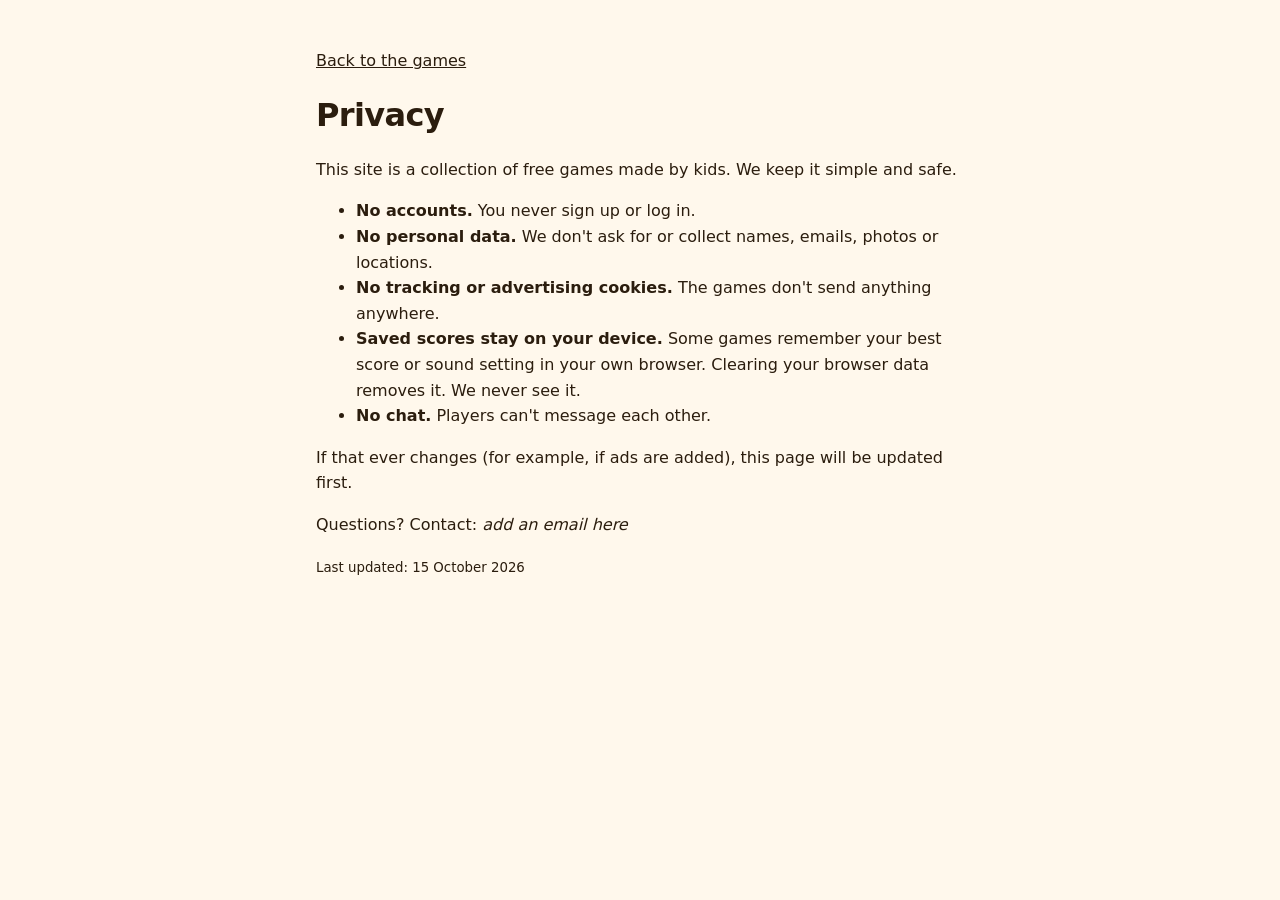
<file: privacy.html>
<!doctype html>
<html lang="en">
<head>
<meta charset="utf-8">
<meta name="viewport" content="width=device-width, initial-scale=1">
<title>Privacy · Sunbeam Arcade</title>
<link rel="icon" href="assets/favicon.svg" type="image/svg+xml">
<link rel="stylesheet" href="assets/site.css">
</head>
<body>
<main class="page">
  <p><a href="./">Back to the games</a></p>
  <h1>Privacy</h1>
  <p>This site is a collection of free games made by kids. We keep it simple and safe.</p>
  <ul>
    <li><strong>No accounts.</strong> You never sign up or log in.</li>
    <li><strong>No personal data.</strong> We don't ask for or collect names, emails, photos or locations.</li>
    <li><strong>No tracking or advertising cookies.</strong> The games don't send anything anywhere.</li>
    <li><strong>Saved scores stay on your device.</strong> Some games remember your best score or sound setting in your own browser. Clearing your browser data removes it. We never see it.</li>
    <li><strong>No chat.</strong> Players can't message each other.</li>
  </ul>
  <p>If that ever changes (for example, if ads are added), this page will be updated first.</p>
  <!-- CONTACT: add an email address you're happy to publish -->
  <p>Questions? Contact: <em>add an email here</em></p>
  <p><small>Last updated: 15 October 2026</small></p>
</main>
</body>
</html>
</file>
<file: assets/site.css>
:root {
  --bg: #fff8ec;
  --ink: #2b1d0e;
  --muted: #7a6249;
  --card: #ffffff;
  --line: #f1e0c4;
  --sun: #ffb020;
  --sun-deep: #ff7a1a;
  --sky: #3a7bff;
  --radius: 18px;
  font-family: "Trebuchet MS", "Segoe UI", system-ui, sans-serif;
  color-scheme: light;
}
@media (prefers-color-scheme: dark) {
  :root {
    --bg: #17120c; --ink: #fbefe0; --muted: #c4a988;
    --card: #231b12; --line: #3a2d1e; color-scheme: dark;
  }
}
* { box-sizing: border-box; }
body { margin: 0; background: var(--bg); color: var(--ink); }
a { color: inherit; }

.hero { text-align: center; padding: 40px 16px 16px; position: relative; overflow: hidden; }
.sun {
  width: 84px; height: 84px; margin: 0 auto 8px; border-radius: 50%;
  background: radial-gradient(circle at 40% 40%, #fff3b0, var(--sun) 55%, var(--sun-deep));
  box-shadow: 0 0 0 10px #ffb02033, 0 0 0 22px #ffb02018, 0 0 60px #ff7a1a66;
  animation: glow 4s ease-in-out infinite;
}
@keyframes glow { 50% { box-shadow: 0 0 0 14px #ffb02033, 0 0 0 30px #ffb02014, 0 0 80px #ff7a1a88; } }
@media (prefers-reduced-motion: reduce) { .sun { animation: none; } }
h1 { font-size: clamp(2rem, 7vw, 3.4rem); margin: 8px 0 4px; letter-spacing: -0.02em; }
.tagline { margin: 0; color: var(--muted); font-size: 1.1rem; }

.wrap { max-width: 1100px; margin: 0 auto; padding: 16px; }
.toolbar { display: flex; flex-wrap: wrap; gap: 12px; align-items: center; justify-content: space-between; margin-bottom: 18px; }
.chips { display: flex; gap: 8px; flex-wrap: wrap; }
.chips button {
  font: inherit; font-weight: 700; padding: 8px 16px; border-radius: 999px; cursor: pointer;
  border: 2px solid var(--line); background: var(--card); color: var(--ink);
}
.chips button[aria-pressed="true"] { background: var(--sun); border-color: var(--sun); color: #2b1d0e; }
#search {
  font: inherit; padding: 10px 14px; border-radius: 999px; min-width: 0; flex: 1 1 200px; max-width: 320px;
  border: 2px solid var(--line); background: var(--card); color: var(--ink);
}

.status { text-align: center; color: var(--muted); padding: 40px 0; }
.grid { list-style: none; padding: 0; margin: 0; display: grid; gap: 16px; grid-template-columns: repeat(auto-fill, minmax(220px, 1fr)); }
.card a {
  display: flex; flex-direction: column; height: 100%; text-decoration: none;
  background: var(--card); border: 2px solid var(--line); border-radius: var(--radius); overflow: hidden;
  transition: transform .15s ease, box-shadow .15s ease;
}
.card a:hover, .card a:focus-visible { transform: translateY(-4px); box-shadow: 0 10px 24px #ff7a1a2a; outline: none; border-color: var(--sun); }
.art { position: relative; aspect-ratio: 16 / 10; background: var(--line); overflow: hidden; }
.art img { position: absolute; inset: 0; width: 100%; height: 100%; object-fit: cover; object-position: center 60%; display: block; }
.art.fallback {
  display: grid; place-items: center; font-size: 3.4rem; font-weight: 800; color: #fff;
  background: linear-gradient(135deg, hsl(var(--h) 85% 58%), hsl(calc(var(--h) + 40) 85% 48%));
}
.badge {
  position: absolute; top: 10px; left: 10px; background: var(--sky); color: #fff;
  font-size: .75rem; font-weight: 800; padding: 4px 9px; border-radius: 999px; letter-spacing: .05em;
}
.body { padding: 12px 14px 16px; }
.body h2 { font-size: 1.15rem; margin: 0 0 2px; }
.by { margin: 0 0 6px; color: var(--sun-deep); font-weight: 700; font-size: .9rem; }
.desc { margin: 0; color: var(--muted); font-size: .95rem; line-height: 1.35; }

.foot { text-align: center; padding: 32px 16px 48px; color: var(--muted); font-size: .9rem; }
.tip {
  display: inline-block; margin-bottom: 14px; padding: 12px 22px; border-radius: 999px; text-decoration: none;
  background: var(--sun); color: #2b1d0e; font-weight: 800;
}
.tip[hidden] { display: none; }

.page { max-width: 680px; margin: 0 auto; padding: 32px 16px 64px; line-height: 1.6; }
.page h1 { font-size: 2rem; }
</file>
